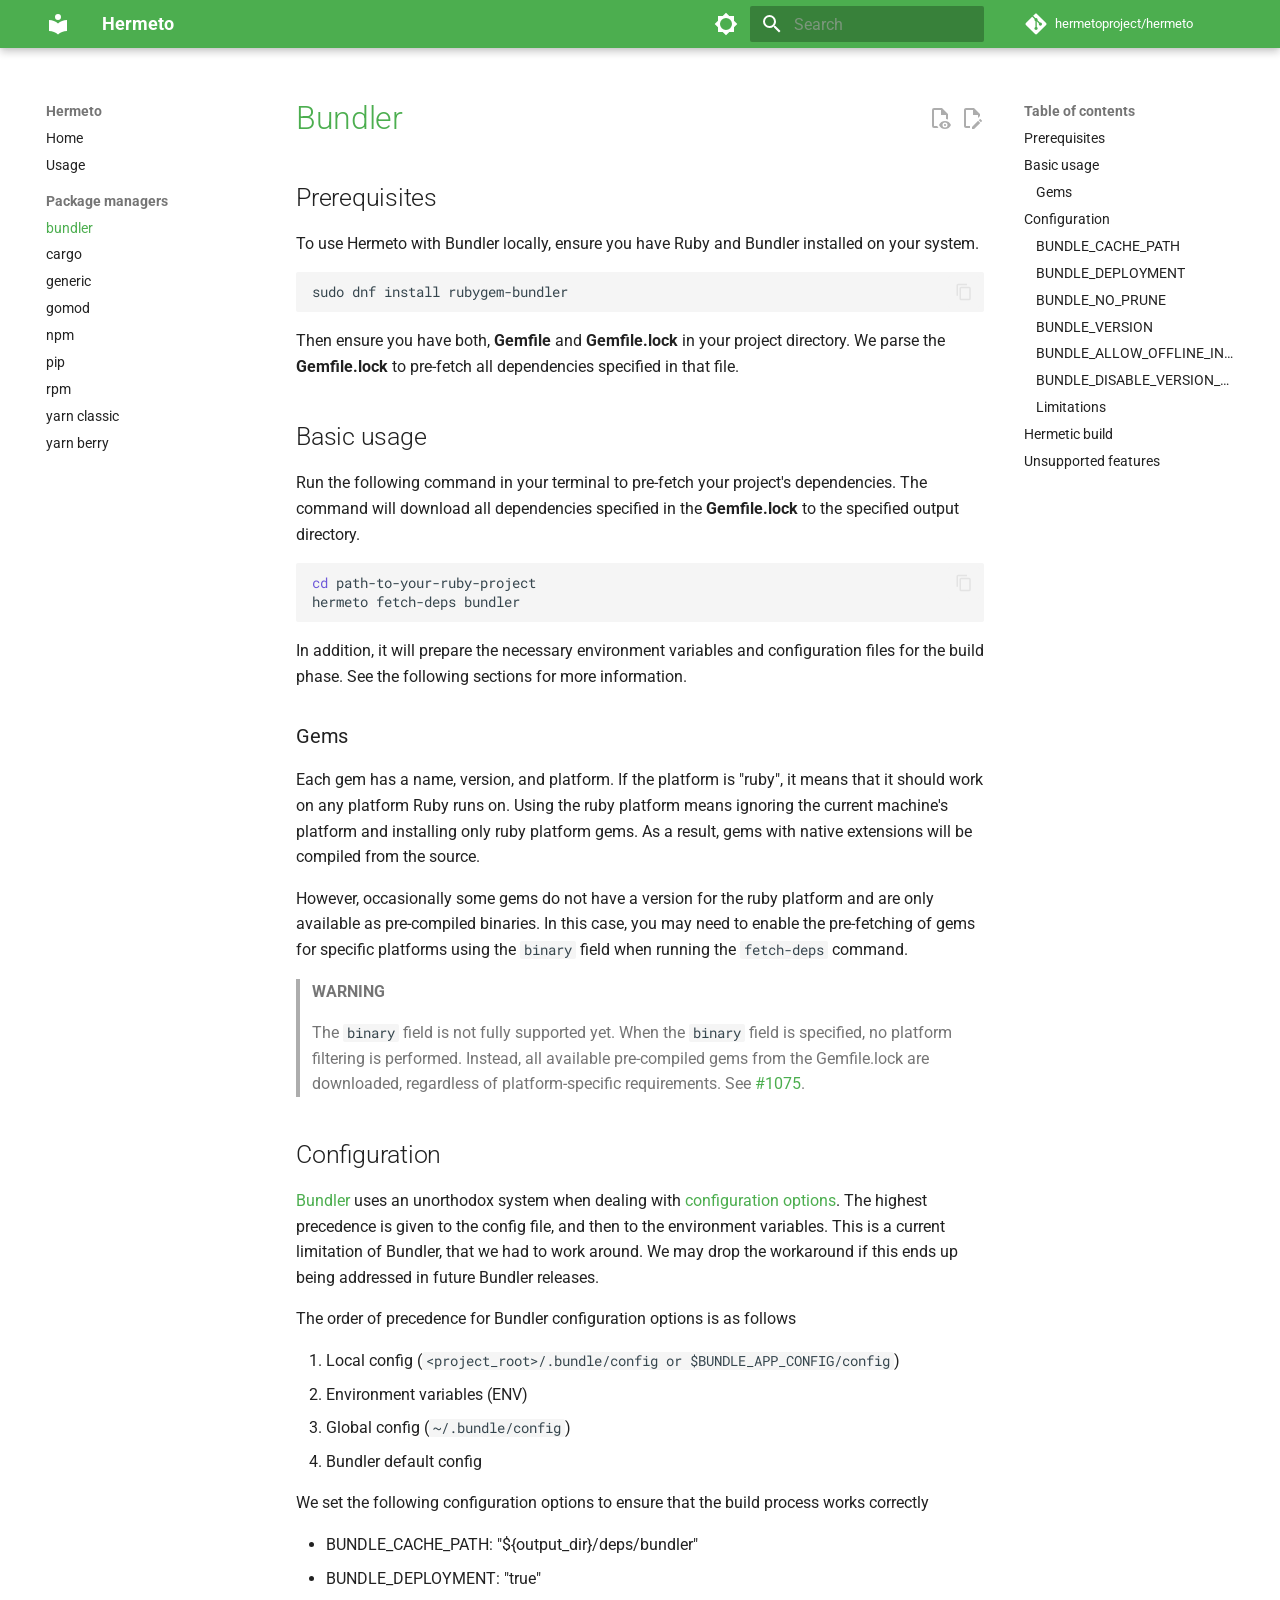
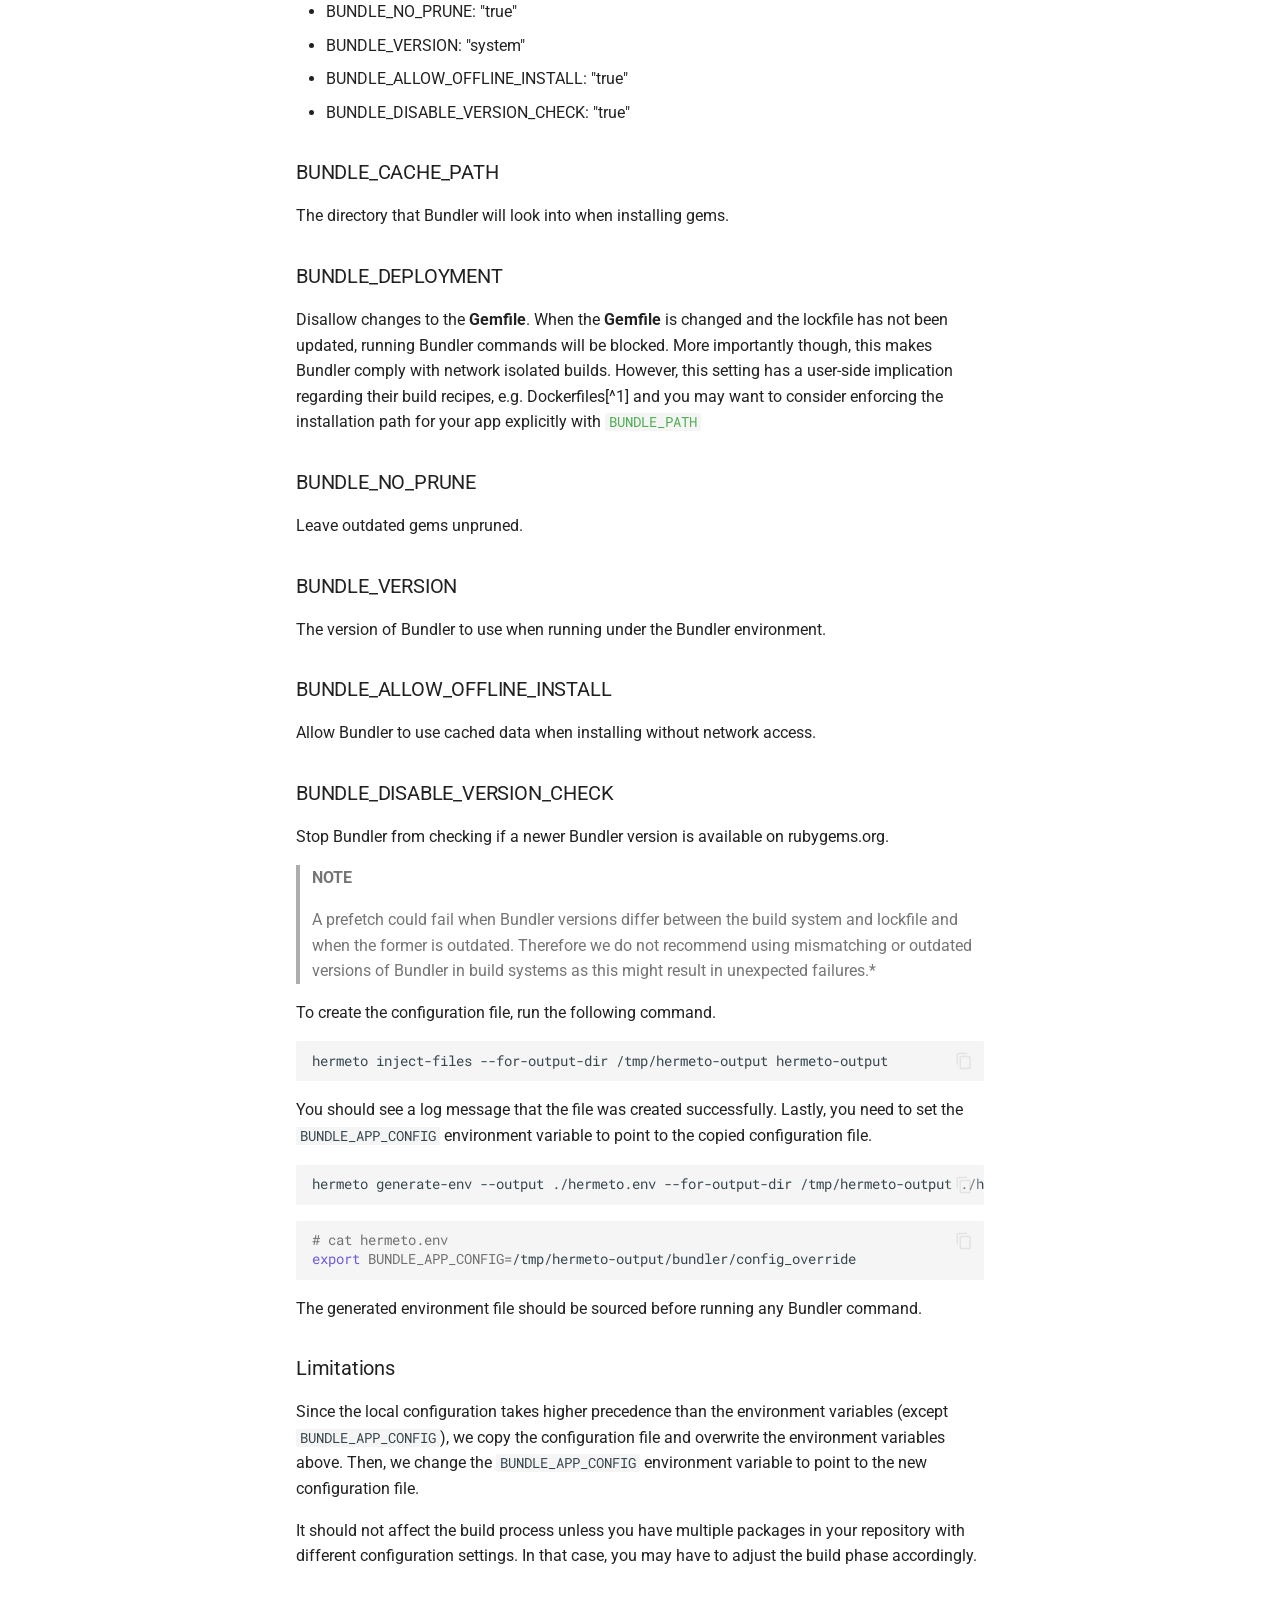
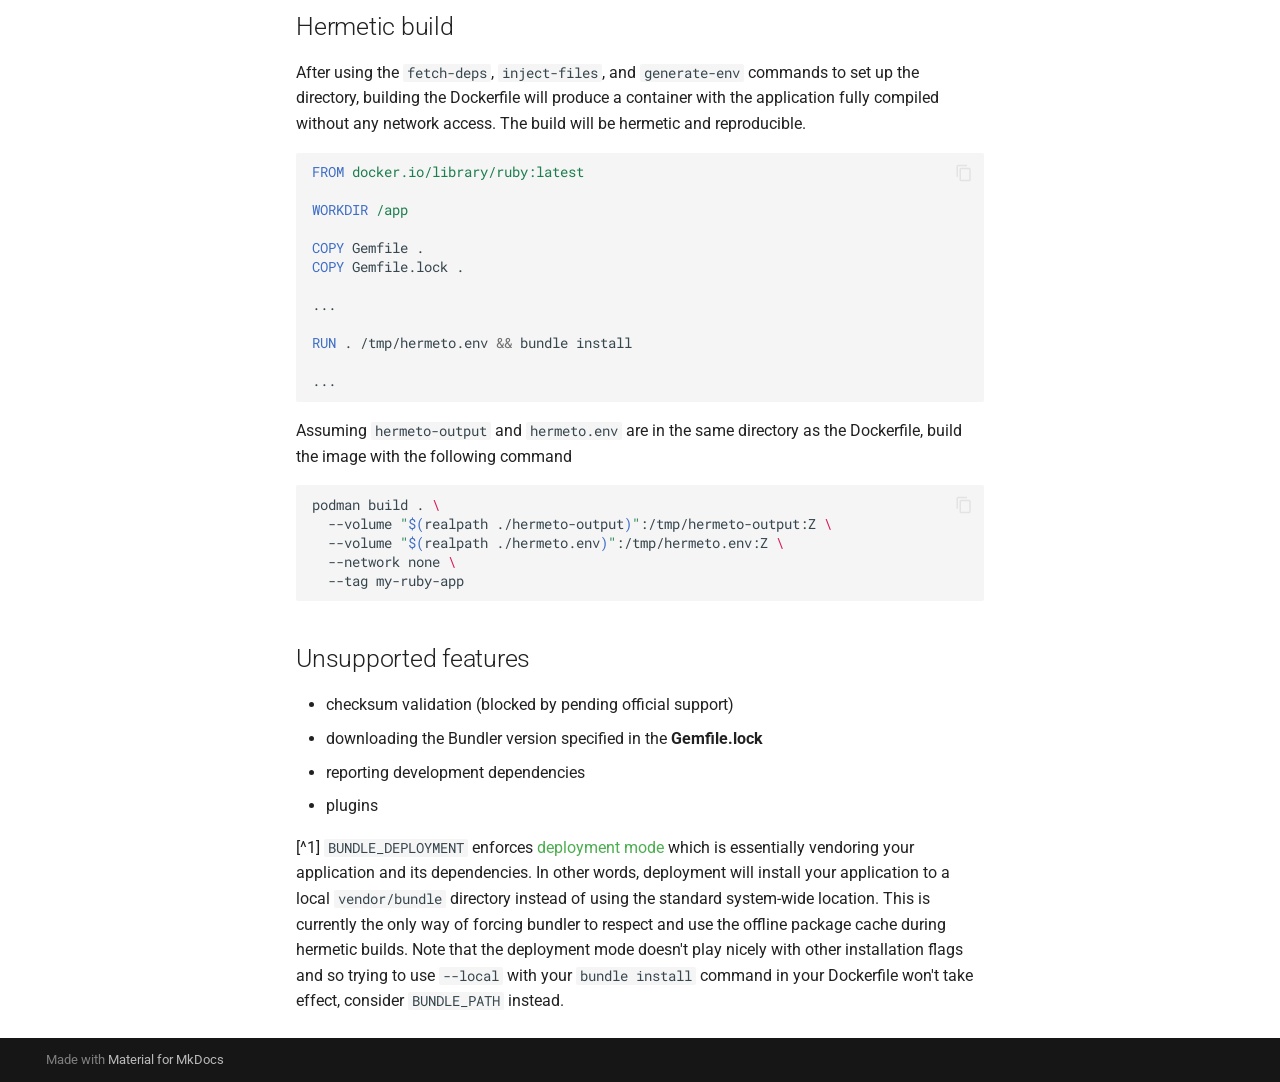
<file: bundler/index.html>
<!doctype html>
<html lang="en" class="no-js">
  <head>
    
      <meta charset="utf-8">
      <meta name="viewport" content="width=device-width,initial-scale=1">
      
      
      
      
        <link rel="prev" href="../usage/">
      
      
        <link rel="next" href="../cargo/">
      
      
        
      
      
      <link rel="icon" href="../assets/images/favicon.png">
      <meta name="generator" content="mkdocs-1.6.1, mkdocs-material-9.7.4">
    
    
      
        <title>bundler - Hermeto</title>
      
    
    
      <link rel="stylesheet" href="../assets/stylesheets/main.484c7ddc.min.css">
      
        
        <link rel="stylesheet" href="../assets/stylesheets/palette.ab4e12ef.min.css">
      
      


    
    
      
    
    
      
        
        
        <link rel="preconnect" href="https://fonts.gstatic.com" crossorigin>
        <link rel="stylesheet" href="https://fonts.googleapis.com/css?family=Roboto:300,300i,400,400i,700,700i%7CRoboto+Mono:400,400i,700,700i&display=fallback">
        <style>:root{--md-text-font:"Roboto";--md-code-font:"Roboto Mono"}</style>
      
    
    
    <script>__md_scope=new URL("..",location),__md_hash=e=>[...e].reduce(((e,_)=>(e<<5)-e+_.charCodeAt(0)),0),__md_get=(e,_=localStorage,t=__md_scope)=>JSON.parse(_.getItem(t.pathname+"."+e)),__md_set=(e,_,t=localStorage,a=__md_scope)=>{try{t.setItem(a.pathname+"."+e,JSON.stringify(_))}catch(e){}}</script>
    
      

    
    
  </head>
  
  
    
    
      
    
    
    
    
    <body dir="ltr" data-md-color-scheme="default" data-md-color-primary="green" data-md-color-accent="green">
  
    
    <input class="md-toggle" data-md-toggle="drawer" type="checkbox" id="__drawer" autocomplete="off">
    <input class="md-toggle" data-md-toggle="search" type="checkbox" id="__search" autocomplete="off">
    <label class="md-overlay" for="__drawer"></label>
    <div data-md-component="skip">
      
        
        <a href="#bundler" class="md-skip">
          Skip to content
        </a>
      
    </div>
    <div data-md-component="announce">
      
    </div>
    
    
      

  

<header class="md-header md-header--shadow" data-md-component="header">
  <nav class="md-header__inner md-grid" aria-label="Header">
    <a href=".." title="Hermeto" class="md-header__button md-logo" aria-label="Hermeto" data-md-component="logo">
      
  
  <svg xmlns="http://www.w3.org/2000/svg" viewBox="0 0 24 24"><path d="M12 8a3 3 0 0 0 3-3 3 3 0 0 0-3-3 3 3 0 0 0-3 3 3 3 0 0 0 3 3m0 3.54C9.64 9.35 6.5 8 3 8v11c3.5 0 6.64 1.35 9 3.54 2.36-2.19 5.5-3.54 9-3.54V8c-3.5 0-6.64 1.35-9 3.54"/></svg>

    </a>
    <label class="md-header__button md-icon" for="__drawer">
      
      <svg xmlns="http://www.w3.org/2000/svg" viewBox="0 0 24 24"><path d="M3 6h18v2H3zm0 5h18v2H3zm0 5h18v2H3z"/></svg>
    </label>
    <div class="md-header__title" data-md-component="header-title">
      <div class="md-header__ellipsis">
        <div class="md-header__topic">
          <span class="md-ellipsis">
            Hermeto
          </span>
        </div>
        <div class="md-header__topic" data-md-component="header-topic">
          <span class="md-ellipsis">
            
              bundler
            
          </span>
        </div>
      </div>
    </div>
    
      
        <form class="md-header__option" data-md-component="palette">
  
    
    
    
    <input class="md-option" data-md-color-media="" data-md-color-scheme="default" data-md-color-primary="green" data-md-color-accent="green"  aria-label="Switch to dark mode"  type="radio" name="__palette" id="__palette_0">
    
      <label class="md-header__button md-icon" title="Switch to dark mode" for="__palette_1" hidden>
        <svg xmlns="http://www.w3.org/2000/svg" viewBox="0 0 24 24"><path d="M12 18a6 6 0 0 1-6-6 6 6 0 0 1 6-6 6 6 0 0 1 6 6 6 6 0 0 1-6 6m8-2.69L23.31 12 20 8.69V4h-4.69L12 .69 8.69 4H4v4.69L.69 12 4 15.31V20h4.69L12 23.31 15.31 20H20z"/></svg>
      </label>
    
  
    
    
    
    <input class="md-option" data-md-color-media="" data-md-color-scheme="slate" data-md-color-primary="green" data-md-color-accent="green"  aria-label="Switch to light mode"  type="radio" name="__palette" id="__palette_1">
    
      <label class="md-header__button md-icon" title="Switch to light mode" for="__palette_0" hidden>
        <svg xmlns="http://www.w3.org/2000/svg" viewBox="0 0 24 24"><path d="M12 18c-.89 0-1.74-.2-2.5-.55C11.56 16.5 13 14.42 13 12s-1.44-4.5-3.5-5.45C10.26 6.2 11.11 6 12 6a6 6 0 0 1 6 6 6 6 0 0 1-6 6m8-9.31V4h-4.69L12 .69 8.69 4H4v4.69L.69 12 4 15.31V20h4.69L12 23.31 15.31 20H20v-4.69L23.31 12z"/></svg>
      </label>
    
  
</form>
      
    
    
      <script>var palette=__md_get("__palette");if(palette&&palette.color){if("(prefers-color-scheme)"===palette.color.media){var media=matchMedia("(prefers-color-scheme: light)"),input=document.querySelector(media.matches?"[data-md-color-media='(prefers-color-scheme: light)']":"[data-md-color-media='(prefers-color-scheme: dark)']");palette.color.media=input.getAttribute("data-md-color-media"),palette.color.scheme=input.getAttribute("data-md-color-scheme"),palette.color.primary=input.getAttribute("data-md-color-primary"),palette.color.accent=input.getAttribute("data-md-color-accent")}for(var[key,value]of Object.entries(palette.color))document.body.setAttribute("data-md-color-"+key,value)}</script>
    
    
    
      
      
        <label class="md-header__button md-icon" for="__search">
          
          <svg xmlns="http://www.w3.org/2000/svg" viewBox="0 0 24 24"><path d="M9.5 3A6.5 6.5 0 0 1 16 9.5c0 1.61-.59 3.09-1.56 4.23l.27.27h.79l5 5-1.5 1.5-5-5v-.79l-.27-.27A6.52 6.52 0 0 1 9.5 16 6.5 6.5 0 0 1 3 9.5 6.5 6.5 0 0 1 9.5 3m0 2C7 5 5 7 5 9.5S7 14 9.5 14 14 12 14 9.5 12 5 9.5 5"/></svg>
        </label>
        <div class="md-search" data-md-component="search" role="dialog">
  <label class="md-search__overlay" for="__search"></label>
  <div class="md-search__inner" role="search">
    <form class="md-search__form" name="search">
      <input type="text" class="md-search__input" name="query" aria-label="Search" placeholder="Search" autocapitalize="off" autocorrect="off" autocomplete="off" spellcheck="false" data-md-component="search-query" required>
      <label class="md-search__icon md-icon" for="__search">
        
        <svg xmlns="http://www.w3.org/2000/svg" viewBox="0 0 24 24"><path d="M9.5 3A6.5 6.5 0 0 1 16 9.5c0 1.61-.59 3.09-1.56 4.23l.27.27h.79l5 5-1.5 1.5-5-5v-.79l-.27-.27A6.52 6.52 0 0 1 9.5 16 6.5 6.5 0 0 1 3 9.5 6.5 6.5 0 0 1 9.5 3m0 2C7 5 5 7 5 9.5S7 14 9.5 14 14 12 14 9.5 12 5 9.5 5"/></svg>
        
        <svg xmlns="http://www.w3.org/2000/svg" viewBox="0 0 24 24"><path d="M20 11v2H8l5.5 5.5-1.42 1.42L4.16 12l7.92-7.92L13.5 5.5 8 11z"/></svg>
      </label>
      <nav class="md-search__options" aria-label="Search">
        
          <a href="javascript:void(0)" class="md-search__icon md-icon" title="Share" aria-label="Share" data-clipboard data-clipboard-text="" data-md-component="search-share" tabindex="-1">
            
            <svg xmlns="http://www.w3.org/2000/svg" viewBox="0 0 24 24"><path d="M18 16.08c-.76 0-1.44.3-1.96.77L8.91 12.7c.05-.23.09-.46.09-.7s-.04-.47-.09-.7l7.05-4.11c.54.5 1.25.81 2.04.81a3 3 0 0 0 3-3 3 3 0 0 0-3-3 3 3 0 0 0-3 3c0 .24.04.47.09.7L8.04 9.81C7.5 9.31 6.79 9 6 9a3 3 0 0 0-3 3 3 3 0 0 0 3 3c.79 0 1.5-.31 2.04-.81l7.12 4.15c-.05.21-.08.43-.08.66 0 1.61 1.31 2.91 2.92 2.91s2.92-1.3 2.92-2.91A2.92 2.92 0 0 0 18 16.08"/></svg>
          </a>
        
        <button type="reset" class="md-search__icon md-icon" title="Clear" aria-label="Clear" tabindex="-1">
          
          <svg xmlns="http://www.w3.org/2000/svg" viewBox="0 0 24 24"><path d="M19 6.41 17.59 5 12 10.59 6.41 5 5 6.41 10.59 12 5 17.59 6.41 19 12 13.41 17.59 19 19 17.59 13.41 12z"/></svg>
        </button>
      </nav>
      
        <div class="md-search__suggest" data-md-component="search-suggest"></div>
      
    </form>
    <div class="md-search__output">
      <div class="md-search__scrollwrap" tabindex="0" data-md-scrollfix>
        <div class="md-search-result" data-md-component="search-result">
          <div class="md-search-result__meta">
            Initializing search
          </div>
          <ol class="md-search-result__list" role="presentation"></ol>
        </div>
      </div>
    </div>
  </div>
</div>
      
    
    
      <div class="md-header__source">
        <a href="https://github.com/hermetoproject/hermeto" title="Go to repository" class="md-source" data-md-component="source">
  <div class="md-source__icon md-icon">
    
    <svg xmlns="http://www.w3.org/2000/svg" viewBox="0 0 448 512"><!--! Font Awesome Free 7.1.0 by @fontawesome - https://fontawesome.com License - https://fontawesome.com/license/free (Icons: CC BY 4.0, Fonts: SIL OFL 1.1, Code: MIT License) Copyright 2025 Fonticons, Inc.--><path d="M439.6 236.1 244 40.5c-5.4-5.5-12.8-8.5-20.4-8.5s-15 3-20.4 8.4L162.5 81l51.5 51.5c27.1-9.1 52.7 16.8 43.4 43.7l49.7 49.7c34.2-11.8 61.2 31 35.5 56.7-26.5 26.5-70.2-2.9-56-37.3L240.3 199v121.9c25.3 12.5 22.3 41.8 9.1 55-6.4 6.4-15.2 10.1-24.3 10.1s-17.8-3.6-24.3-10.1c-17.6-17.6-11.1-46.9 11.2-56v-123c-20.8-8.5-24.6-30.7-18.6-45L142.6 101 8.5 235.1C3 240.6 0 247.9 0 255.5s3 15 8.5 20.4l195.6 195.7c5.4 5.4 12.7 8.4 20.4 8.4s15-3 20.4-8.4l194.7-194.7c5.4-5.4 8.4-12.8 8.4-20.4s-3-15-8.4-20.4"/></svg>
  </div>
  <div class="md-source__repository">
    hermetoproject/hermeto
  </div>
</a>
      </div>
    
  </nav>
  
</header>
    
    <div class="md-container" data-md-component="container">
      
      
        
          
        
      
      <main class="md-main" data-md-component="main">
        <div class="md-main__inner md-grid">
          
            
              
              <div class="md-sidebar md-sidebar--primary" data-md-component="sidebar" data-md-type="navigation" >
                <div class="md-sidebar__scrollwrap">
                  <div class="md-sidebar__inner">
                    



<nav class="md-nav md-nav--primary" aria-label="Navigation" data-md-level="0">
  <label class="md-nav__title" for="__drawer">
    <a href=".." title="Hermeto" class="md-nav__button md-logo" aria-label="Hermeto" data-md-component="logo">
      
  
  <svg xmlns="http://www.w3.org/2000/svg" viewBox="0 0 24 24"><path d="M12 8a3 3 0 0 0 3-3 3 3 0 0 0-3-3 3 3 0 0 0-3 3 3 3 0 0 0 3 3m0 3.54C9.64 9.35 6.5 8 3 8v11c3.5 0 6.64 1.35 9 3.54 2.36-2.19 5.5-3.54 9-3.54V8c-3.5 0-6.64 1.35-9 3.54"/></svg>

    </a>
    Hermeto
  </label>
  
    <div class="md-nav__source">
      <a href="https://github.com/hermetoproject/hermeto" title="Go to repository" class="md-source" data-md-component="source">
  <div class="md-source__icon md-icon">
    
    <svg xmlns="http://www.w3.org/2000/svg" viewBox="0 0 448 512"><!--! Font Awesome Free 7.1.0 by @fontawesome - https://fontawesome.com License - https://fontawesome.com/license/free (Icons: CC BY 4.0, Fonts: SIL OFL 1.1, Code: MIT License) Copyright 2025 Fonticons, Inc.--><path d="M439.6 236.1 244 40.5c-5.4-5.5-12.8-8.5-20.4-8.5s-15 3-20.4 8.4L162.5 81l51.5 51.5c27.1-9.1 52.7 16.8 43.4 43.7l49.7 49.7c34.2-11.8 61.2 31 35.5 56.7-26.5 26.5-70.2-2.9-56-37.3L240.3 199v121.9c25.3 12.5 22.3 41.8 9.1 55-6.4 6.4-15.2 10.1-24.3 10.1s-17.8-3.6-24.3-10.1c-17.6-17.6-11.1-46.9 11.2-56v-123c-20.8-8.5-24.6-30.7-18.6-45L142.6 101 8.5 235.1C3 240.6 0 247.9 0 255.5s3 15 8.5 20.4l195.6 195.7c5.4 5.4 12.7 8.4 20.4 8.4s15-3 20.4-8.4l194.7-194.7c5.4-5.4 8.4-12.8 8.4-20.4s-3-15-8.4-20.4"/></svg>
  </div>
  <div class="md-source__repository">
    hermetoproject/hermeto
  </div>
</a>
    </div>
  
  <ul class="md-nav__list" data-md-scrollfix>
    
      
      
  
  
  
  
    <li class="md-nav__item">
      <a href=".." class="md-nav__link">
        
  
  
  <span class="md-ellipsis">
    
  
    Home
  

    
  </span>
  
  

      </a>
    </li>
  

    
      
      
  
  
  
  
    <li class="md-nav__item">
      <a href="../usage/" class="md-nav__link">
        
  
  
  <span class="md-ellipsis">
    
  
    Usage
  

    
  </span>
  
  

      </a>
    </li>
  

    
      
      
  
  
    
  
  
  
    
    
    
    
      
        
        
      
    
    
    <li class="md-nav__item md-nav__item--active md-nav__item--section md-nav__item--nested">
      
        
        
        <input class="md-nav__toggle md-toggle " type="checkbox" id="__nav_3" checked>
        
          
          <label class="md-nav__link" for="__nav_3" id="__nav_3_label" tabindex="">
            
  
  
  <span class="md-ellipsis">
    
  
    Package managers
  

    
  </span>
  
  

            <span class="md-nav__icon md-icon"></span>
          </label>
        
        <nav class="md-nav" data-md-level="1" aria-labelledby="__nav_3_label" aria-expanded="true">
          <label class="md-nav__title" for="__nav_3">
            <span class="md-nav__icon md-icon"></span>
            
  
    Package managers
  

          </label>
          <ul class="md-nav__list" data-md-scrollfix>
            
              
                
  
  
    
  
  
  
    <li class="md-nav__item md-nav__item--active">
      
      <input class="md-nav__toggle md-toggle" type="checkbox" id="__toc">
      
      
        
      
      
        <label class="md-nav__link md-nav__link--active" for="__toc">
          
  
  
  <span class="md-ellipsis">
    
  
    bundler
  

    
  </span>
  
  

          <span class="md-nav__icon md-icon"></span>
        </label>
      
      <a href="./" class="md-nav__link md-nav__link--active">
        
  
  
  <span class="md-ellipsis">
    
  
    bundler
  

    
  </span>
  
  

      </a>
      
        

<nav class="md-nav md-nav--secondary" aria-label="Table of contents">
  
  
  
    
  
  
    <label class="md-nav__title" for="__toc">
      <span class="md-nav__icon md-icon"></span>
      Table of contents
    </label>
    <ul class="md-nav__list" data-md-component="toc" data-md-scrollfix>
      
        <li class="md-nav__item">
  <a href="#prerequisites" class="md-nav__link">
    <span class="md-ellipsis">
      
        Prerequisites
      
    </span>
  </a>
  
</li>
      
        <li class="md-nav__item">
  <a href="#basic-usage" class="md-nav__link">
    <span class="md-ellipsis">
      
        Basic usage
      
    </span>
  </a>
  
    <nav class="md-nav" aria-label="Basic usage">
      <ul class="md-nav__list">
        
          <li class="md-nav__item">
  <a href="#gems" class="md-nav__link">
    <span class="md-ellipsis">
      
        Gems
      
    </span>
  </a>
  
</li>
        
      </ul>
    </nav>
  
</li>
      
        <li class="md-nav__item">
  <a href="#configuration" class="md-nav__link">
    <span class="md-ellipsis">
      
        Configuration
      
    </span>
  </a>
  
    <nav class="md-nav" aria-label="Configuration">
      <ul class="md-nav__list">
        
          <li class="md-nav__item">
  <a href="#bundle_cache_path" class="md-nav__link">
    <span class="md-ellipsis">
      
        BUNDLE_CACHE_PATH
      
    </span>
  </a>
  
</li>
        
          <li class="md-nav__item">
  <a href="#bundle_deployment" class="md-nav__link">
    <span class="md-ellipsis">
      
        BUNDLE_DEPLOYMENT
      
    </span>
  </a>
  
</li>
        
          <li class="md-nav__item">
  <a href="#bundle_no_prune" class="md-nav__link">
    <span class="md-ellipsis">
      
        BUNDLE_NO_PRUNE
      
    </span>
  </a>
  
</li>
        
          <li class="md-nav__item">
  <a href="#bundle_version" class="md-nav__link">
    <span class="md-ellipsis">
      
        BUNDLE_VERSION
      
    </span>
  </a>
  
</li>
        
          <li class="md-nav__item">
  <a href="#bundle_allow_offline_install" class="md-nav__link">
    <span class="md-ellipsis">
      
        BUNDLE_ALLOW_OFFLINE_INSTALL
      
    </span>
  </a>
  
</li>
        
          <li class="md-nav__item">
  <a href="#bundle_disable_version_check" class="md-nav__link">
    <span class="md-ellipsis">
      
        BUNDLE_DISABLE_VERSION_CHECK
      
    </span>
  </a>
  
</li>
        
          <li class="md-nav__item">
  <a href="#limitations" class="md-nav__link">
    <span class="md-ellipsis">
      
        Limitations
      
    </span>
  </a>
  
</li>
        
      </ul>
    </nav>
  
</li>
      
        <li class="md-nav__item">
  <a href="#hermetic-build" class="md-nav__link">
    <span class="md-ellipsis">
      
        Hermetic build
      
    </span>
  </a>
  
</li>
      
        <li class="md-nav__item">
  <a href="#unsupported-features" class="md-nav__link">
    <span class="md-ellipsis">
      
        Unsupported features
      
    </span>
  </a>
  
</li>
      
    </ul>
  
</nav>
      
    </li>
  

              
            
              
                
  
  
  
  
    <li class="md-nav__item">
      <a href="../cargo/" class="md-nav__link">
        
  
  
  <span class="md-ellipsis">
    
  
    cargo
  

    
  </span>
  
  

      </a>
    </li>
  

              
            
              
                
  
  
  
  
    <li class="md-nav__item">
      <a href="../generic/" class="md-nav__link">
        
  
  
  <span class="md-ellipsis">
    
  
    generic
  

    
  </span>
  
  

      </a>
    </li>
  

              
            
              
                
  
  
  
  
    <li class="md-nav__item">
      <a href="../gomod/" class="md-nav__link">
        
  
  
  <span class="md-ellipsis">
    
  
    gomod
  

    
  </span>
  
  

      </a>
    </li>
  

              
            
              
                
  
  
  
  
    <li class="md-nav__item">
      <a href="../npm/" class="md-nav__link">
        
  
  
  <span class="md-ellipsis">
    
  
    npm
  

    
  </span>
  
  

      </a>
    </li>
  

              
            
              
                
  
  
  
  
    <li class="md-nav__item">
      <a href="../pip/" class="md-nav__link">
        
  
  
  <span class="md-ellipsis">
    
  
    pip
  

    
  </span>
  
  

      </a>
    </li>
  

              
            
              
                
  
  
  
  
    <li class="md-nav__item">
      <a href="../rpm/" class="md-nav__link">
        
  
  
  <span class="md-ellipsis">
    
  
    rpm
  

    
  </span>
  
  

      </a>
    </li>
  

              
            
              
                
  
  
  
  
    <li class="md-nav__item">
      <a href="../yarn_classic/" class="md-nav__link">
        
  
  
  <span class="md-ellipsis">
    
  
    yarn classic
  

    
  </span>
  
  

      </a>
    </li>
  

              
            
              
                
  
  
  
  
    <li class="md-nav__item">
      <a href="../yarn/" class="md-nav__link">
        
  
  
  <span class="md-ellipsis">
    
  
    yarn berry
  

    
  </span>
  
  

      </a>
    </li>
  

              
            
          </ul>
        </nav>
      
    </li>
  

    
  </ul>
</nav>
                  </div>
                </div>
              </div>
            
            
              
              <div class="md-sidebar md-sidebar--secondary" data-md-component="sidebar" data-md-type="toc" >
                <div class="md-sidebar__scrollwrap">
                  <div class="md-sidebar__inner">
                    

<nav class="md-nav md-nav--secondary" aria-label="Table of contents">
  
  
  
    
  
  
    <label class="md-nav__title" for="__toc">
      <span class="md-nav__icon md-icon"></span>
      Table of contents
    </label>
    <ul class="md-nav__list" data-md-component="toc" data-md-scrollfix>
      
        <li class="md-nav__item">
  <a href="#prerequisites" class="md-nav__link">
    <span class="md-ellipsis">
      
        Prerequisites
      
    </span>
  </a>
  
</li>
      
        <li class="md-nav__item">
  <a href="#basic-usage" class="md-nav__link">
    <span class="md-ellipsis">
      
        Basic usage
      
    </span>
  </a>
  
    <nav class="md-nav" aria-label="Basic usage">
      <ul class="md-nav__list">
        
          <li class="md-nav__item">
  <a href="#gems" class="md-nav__link">
    <span class="md-ellipsis">
      
        Gems
      
    </span>
  </a>
  
</li>
        
      </ul>
    </nav>
  
</li>
      
        <li class="md-nav__item">
  <a href="#configuration" class="md-nav__link">
    <span class="md-ellipsis">
      
        Configuration
      
    </span>
  </a>
  
    <nav class="md-nav" aria-label="Configuration">
      <ul class="md-nav__list">
        
          <li class="md-nav__item">
  <a href="#bundle_cache_path" class="md-nav__link">
    <span class="md-ellipsis">
      
        BUNDLE_CACHE_PATH
      
    </span>
  </a>
  
</li>
        
          <li class="md-nav__item">
  <a href="#bundle_deployment" class="md-nav__link">
    <span class="md-ellipsis">
      
        BUNDLE_DEPLOYMENT
      
    </span>
  </a>
  
</li>
        
          <li class="md-nav__item">
  <a href="#bundle_no_prune" class="md-nav__link">
    <span class="md-ellipsis">
      
        BUNDLE_NO_PRUNE
      
    </span>
  </a>
  
</li>
        
          <li class="md-nav__item">
  <a href="#bundle_version" class="md-nav__link">
    <span class="md-ellipsis">
      
        BUNDLE_VERSION
      
    </span>
  </a>
  
</li>
        
          <li class="md-nav__item">
  <a href="#bundle_allow_offline_install" class="md-nav__link">
    <span class="md-ellipsis">
      
        BUNDLE_ALLOW_OFFLINE_INSTALL
      
    </span>
  </a>
  
</li>
        
          <li class="md-nav__item">
  <a href="#bundle_disable_version_check" class="md-nav__link">
    <span class="md-ellipsis">
      
        BUNDLE_DISABLE_VERSION_CHECK
      
    </span>
  </a>
  
</li>
        
          <li class="md-nav__item">
  <a href="#limitations" class="md-nav__link">
    <span class="md-ellipsis">
      
        Limitations
      
    </span>
  </a>
  
</li>
        
      </ul>
    </nav>
  
</li>
      
        <li class="md-nav__item">
  <a href="#hermetic-build" class="md-nav__link">
    <span class="md-ellipsis">
      
        Hermetic build
      
    </span>
  </a>
  
</li>
      
        <li class="md-nav__item">
  <a href="#unsupported-features" class="md-nav__link">
    <span class="md-ellipsis">
      
        Unsupported features
      
    </span>
  </a>
  
</li>
      
    </ul>
  
</nav>
                  </div>
                </div>
              </div>
            
          
          
            <div class="md-content" data-md-component="content">
              
              <article class="md-content__inner md-typeset">
                
                  


  
    <a href="https://github.com/hermetoproject/hermeto/edit/main/docs/bundler.md" title="Edit this page" class="md-content__button md-icon" rel="edit">
      
      <svg xmlns="http://www.w3.org/2000/svg" viewBox="0 0 24 24"><path d="M10 20H6V4h7v5h5v3.1l2-2V8l-6-6H6c-1.1 0-2 .9-2 2v16c0 1.1.9 2 2 2h4zm10.2-7c.1 0 .3.1.4.2l1.3 1.3c.2.2.2.6 0 .8l-1 1-2.1-2.1 1-1c.1-.1.2-.2.4-.2m0 3.9L14.1 23H12v-2.1l6.1-6.1z"/></svg>
    </a>
  
  
    
      
    
    <a href="https://github.com/hermetoproject/hermeto/raw/main/docs/bundler.md" title="View source of this page" class="md-content__button md-icon">
      
      <svg xmlns="http://www.w3.org/2000/svg" viewBox="0 0 24 24"><path d="M17 18c.56 0 1 .44 1 1s-.44 1-1 1-1-.44-1-1 .44-1 1-1m0-3c-2.73 0-5.06 1.66-6 4 .94 2.34 3.27 4 6 4s5.06-1.66 6-4c-.94-2.34-3.27-4-6-4m0 6.5a2.5 2.5 0 0 1-2.5-2.5 2.5 2.5 0 0 1 2.5-2.5 2.5 2.5 0 0 1 2.5 2.5 2.5 2.5 0 0 1-2.5 2.5M9.27 20H6V4h7v5h5v4.07c.7.08 1.36.25 2 .49V8l-6-6H6a2 2 0 0 0-2 2v16a2 2 0 0 0 2 2h4.5a8.2 8.2 0 0 1-1.23-2"/></svg>
    </a>
  


<h1 id="bundler"><a href="https://bundler.io">Bundler</a><a class="headerlink" href="#bundler" title="Permanent link">&para;</a></h1>
<h2 id="prerequisites">Prerequisites<a class="headerlink" href="#prerequisites" title="Permanent link">&para;</a></h2>
<p>To use Hermeto with Bundler locally, ensure you have Ruby and Bundler installed
on your system.</p>
<div class="highlight"><pre><span></span><code>sudo<span class="w"> </span>dnf<span class="w"> </span>install<span class="w"> </span>rubygem-bundler
</code></pre></div>
<p>Then ensure you have both, <strong>Gemfile</strong> and <strong>Gemfile.lock</strong> in your project
directory. We parse the <strong>Gemfile.lock</strong> to pre-fetch all dependencies
specified in that file.</p>
<h2 id="basic-usage">Basic usage<a class="headerlink" href="#basic-usage" title="Permanent link">&para;</a></h2>
<p>Run the following command in your terminal to pre-fetch your project's
dependencies. The command will download all dependencies specified in the
<strong>Gemfile.lock</strong> to the specified output directory.</p>
<div class="highlight"><pre><span></span><code><span class="nb">cd</span><span class="w"> </span>path-to-your-ruby-project
hermeto<span class="w"> </span>fetch-deps<span class="w"> </span>bundler
</code></pre></div>
<p>In addition, it will prepare the necessary environment variables and
configuration files for the build phase. See the following sections for more
information.</p>
<h3 id="gems">Gems<a class="headerlink" href="#gems" title="Permanent link">&para;</a></h3>
<p>Each gem has a name, version, and platform. If the platform is "ruby", it means
that it should work on any platform Ruby runs on. Using the ruby platform means
ignoring the current machine's platform and installing only ruby platform gems.
As a result, gems with native extensions will be compiled from the source.</p>
<p>However, occasionally some gems do not have a version for the ruby platform and
are only available as pre-compiled binaries. In this case, you may need to
enable the pre-fetching of gems for specific platforms using the <code>binary</code> field
when running the <code>fetch-deps</code> command.</p>
<blockquote>
<p><strong>WARNING</strong></p>
<p>The <code>binary</code> field is not fully supported yet. When the <code>binary</code> field is specified,
no platform filtering is performed. Instead, all available pre-compiled gems
from the Gemfile.lock are downloaded, regardless of platform-specific
requirements. See <a href="https://github.com/hermetoproject/hermeto/issues/1075">#1075</a>.</p>
</blockquote>
<h2 id="configuration">Configuration<a class="headerlink" href="#configuration" title="Permanent link">&para;</a></h2>
<p><a href="https://bundler.io">Bundler</a> uses an unorthodox system when dealing with
<a href="https://bundler.io/v2.5/man/bundle-config.1.html#DESCRIPTION">configuration options</a>. The highest precedence is given to the config file,
and then to the environment variables. This is a current limitation of Bundler,
that we had to work around. We may drop the workaround if this ends up being
addressed in future Bundler releases.</p>
<p>The order of precedence for Bundler configuration options is as follows</p>
<ol>
<li>Local config (<code>&lt;project_root&gt;/.bundle/config or $BUNDLE_APP_CONFIG/config</code>)</li>
<li>Environment variables (ENV)</li>
<li>Global config (<code>~/.bundle/config</code>)</li>
<li>Bundler default config</li>
</ol>
<p>We set the following configuration options to ensure that the build process
works correctly</p>
<ul>
<li>BUNDLE_CACHE_PATH: "${output_dir}/deps/bundler"</li>
<li>BUNDLE_DEPLOYMENT: "true"</li>
<li>BUNDLE_NO_PRUNE: "true"</li>
<li>BUNDLE_VERSION: "system"</li>
<li>BUNDLE_ALLOW_OFFLINE_INSTALL: "true"</li>
<li>BUNDLE_DISABLE_VERSION_CHECK: "true"</li>
</ul>
<h3 id="bundle_cache_path">BUNDLE_CACHE_PATH<a class="headerlink" href="#bundle_cache_path" title="Permanent link">&para;</a></h3>
<p>The directory that Bundler will look into when installing gems.</p>
<h3 id="bundle_deployment">BUNDLE_DEPLOYMENT<a class="headerlink" href="#bundle_deployment" title="Permanent link">&para;</a></h3>
<p>Disallow changes to the <strong>Gemfile</strong>. When the <strong>Gemfile</strong> is changed and the
lockfile has not been updated, running Bundler commands will be blocked. More
importantly though, this makes Bundler comply with network isolated builds.
However, this setting has a user-side implication regarding their build recipes,
e.g. Dockerfiles[^1] and you may want to consider enforcing the installation
path for your app explicitly with
<a href="https://bundler.io/v2.5/man/bundle-config.1.html#LIST-OF-AVAILABLE-KEYS"><code>BUNDLE_PATH</code></a></p>
<h3 id="bundle_no_prune">BUNDLE_NO_PRUNE<a class="headerlink" href="#bundle_no_prune" title="Permanent link">&para;</a></h3>
<p>Leave outdated gems unpruned.</p>
<h3 id="bundle_version">BUNDLE_VERSION<a class="headerlink" href="#bundle_version" title="Permanent link">&para;</a></h3>
<p>The version of Bundler to use when running under the Bundler environment.</p>
<h3 id="bundle_allow_offline_install">BUNDLE_ALLOW_OFFLINE_INSTALL<a class="headerlink" href="#bundle_allow_offline_install" title="Permanent link">&para;</a></h3>
<p>Allow Bundler to use cached data when installing without network access.</p>
<h3 id="bundle_disable_version_check">BUNDLE_DISABLE_VERSION_CHECK<a class="headerlink" href="#bundle_disable_version_check" title="Permanent link">&para;</a></h3>
<p>Stop Bundler from checking if a newer Bundler version is available on rubygems.org.</p>
<blockquote>
<p><strong>NOTE</strong></p>
<p>A prefetch could fail when Bundler versions differ between the build system
and lockfile and when the former is outdated. Therefore we do not recommend
using mismatching or outdated versions of Bundler in build systems as this
might result in unexpected failures.*</p>
</blockquote>
<p>To create the configuration file, run the following command.</p>
<div class="highlight"><pre><span></span><code>hermeto<span class="w"> </span>inject-files<span class="w"> </span>--for-output-dir<span class="w"> </span>/tmp/hermeto-output<span class="w"> </span>hermeto-output
</code></pre></div>
<p>You should see a log message that the file was created successfully.
Lastly, you need to set the <code>BUNDLE_APP_CONFIG</code> environment variable to point
to the copied configuration file.</p>
<div class="highlight"><pre><span></span><code>hermeto<span class="w"> </span>generate-env<span class="w"> </span>--output<span class="w"> </span>./hermeto.env<span class="w"> </span>--for-output-dir<span class="w"> </span>/tmp/hermeto-output<span class="w"> </span>./hermeto-output
</code></pre></div>
<div class="highlight"><pre><span></span><code><span class="c1"># cat hermeto.env</span>
<span class="nb">export</span><span class="w"> </span><span class="nv">BUNDLE_APP_CONFIG</span><span class="o">=</span>/tmp/hermeto-output/bundler/config_override
</code></pre></div>
<p>The generated environment file should be sourced before running any Bundler command.</p>
<h3 id="limitations">Limitations<a class="headerlink" href="#limitations" title="Permanent link">&para;</a></h3>
<p>Since the local configuration takes higher precedence than the environment
variables (except <code>BUNDLE_APP_CONFIG</code>), we copy the configuration file and
overwrite the environment variables above. Then, we change the
<code>BUNDLE_APP_CONFIG</code> environment variable to point to the new configuration file.</p>
<p>It should not affect the build process unless you have multiple packages in
your repository with different configuration settings. In that case, you may
have to adjust the build phase accordingly.</p>
<h2 id="hermetic-build">Hermetic build<a class="headerlink" href="#hermetic-build" title="Permanent link">&para;</a></h2>
<p>After using the <code>fetch-deps</code>, <code>inject-files</code>, and <code>generate-env</code> commands
to set up the directory, building the Dockerfile will produce a container with
the application fully compiled without any network access. The build will be
hermetic and reproducible.</p>
<div class="highlight"><pre><span></span><code><span class="k">FROM</span><span class="w"> </span><span class="s">docker.io/library/ruby:latest</span>

<span class="k">WORKDIR</span><span class="w"> </span><span class="s">/app</span>

<span class="k">COPY</span><span class="w"> </span>Gemfile<span class="w"> </span>.
<span class="k">COPY</span><span class="w"> </span>Gemfile.lock<span class="w"> </span>.

...

<span class="k">RUN</span><span class="w"> </span>.<span class="w"> </span>/tmp/hermeto.env<span class="w"> </span><span class="o">&amp;&amp;</span><span class="w"> </span>bundle<span class="w"> </span>install

...
</code></pre></div>
<p>Assuming <code>hermeto-output</code> and <code>hermeto.env</code> are in the same directory as the
Dockerfile, build the image with the following command</p>
<div class="highlight"><pre><span></span><code>podman<span class="w"> </span>build<span class="w"> </span>.<span class="w"> </span><span class="se">\</span>
<span class="w">  </span>--volume<span class="w"> </span><span class="s2">&quot;</span><span class="k">$(</span>realpath<span class="w"> </span>./hermeto-output<span class="k">)</span><span class="s2">&quot;</span>:/tmp/hermeto-output:Z<span class="w"> </span><span class="se">\</span>
<span class="w">  </span>--volume<span class="w"> </span><span class="s2">&quot;</span><span class="k">$(</span>realpath<span class="w"> </span>./hermeto.env<span class="k">)</span><span class="s2">&quot;</span>:/tmp/hermeto.env:Z<span class="w"> </span><span class="se">\</span>
<span class="w">  </span>--network<span class="w"> </span>none<span class="w"> </span><span class="se">\</span>
<span class="w">  </span>--tag<span class="w"> </span>my-ruby-app
</code></pre></div>
<h2 id="unsupported-features">Unsupported features<a class="headerlink" href="#unsupported-features" title="Permanent link">&para;</a></h2>
<ul>
<li>checksum validation (blocked by pending official support)</li>
<li>downloading the Bundler version specified in the <strong>Gemfile.lock</strong></li>
<li>reporting development dependencies</li>
<li>plugins</li>
</ul>
<p>[^1] <code>BUNDLE_DEPLOYMENT</code> enforces <a href="https://www.bundler.cn/man/bundle-install.1.html#DEPLOYMENT-MODE">deployment mode</a> which is essentially
vendoring your application and its dependencies. In other words, deployment will
install your application to a local <code>vendor/bundle</code> directory instead of using
the standard system-wide location. This is currently the only way of forcing
bundler to respect and use the offline package cache during hermetic builds.
Note that the deployment mode doesn't play nicely with other installation flags
and so trying to use <code>--local</code> with your <code>bundle install</code> command in your
Dockerfile won't take effect, consider <code>BUNDLE_PATH</code> instead.</p>












                
              </article>
            </div>
          
          
<script>var target=document.getElementById(location.hash.slice(1));target&&target.name&&(target.checked=target.name.startsWith("__tabbed_"))</script>
        </div>
        
      </main>
      
        <footer class="md-footer">
  
  <div class="md-footer-meta md-typeset">
    <div class="md-footer-meta__inner md-grid">
      <div class="md-copyright">
  
  
    Made with
    <a href="https://squidfunk.github.io/mkdocs-material/" target="_blank" rel="noopener">
      Material for MkDocs
    </a>
  
</div>
      
    </div>
  </div>
</footer>
      
    </div>
    <div class="md-dialog" data-md-component="dialog">
      <div class="md-dialog__inner md-typeset"></div>
    </div>
    
    
    
      
      
      <script id="__config" type="application/json">{"annotate": null, "base": "..", "features": ["content.action.edit", "content.action.view", "content.code.copy", "content.tooltips", "navigation.sections", "search.share", "search.suggest"], "search": "../assets/javascripts/workers/search.2c215733.min.js", "tags": null, "translations": {"clipboard.copied": "Copied to clipboard", "clipboard.copy": "Copy to clipboard", "search.result.more.one": "1 more on this page", "search.result.more.other": "# more on this page", "search.result.none": "No matching documents", "search.result.one": "1 matching document", "search.result.other": "# matching documents", "search.result.placeholder": "Type to start searching", "search.result.term.missing": "Missing", "select.version": "Select version"}, "version": null}</script>
    
    
      <script src="../assets/javascripts/bundle.79ae519e.min.js"></script>
      
    
  </body>
</html>
</file>
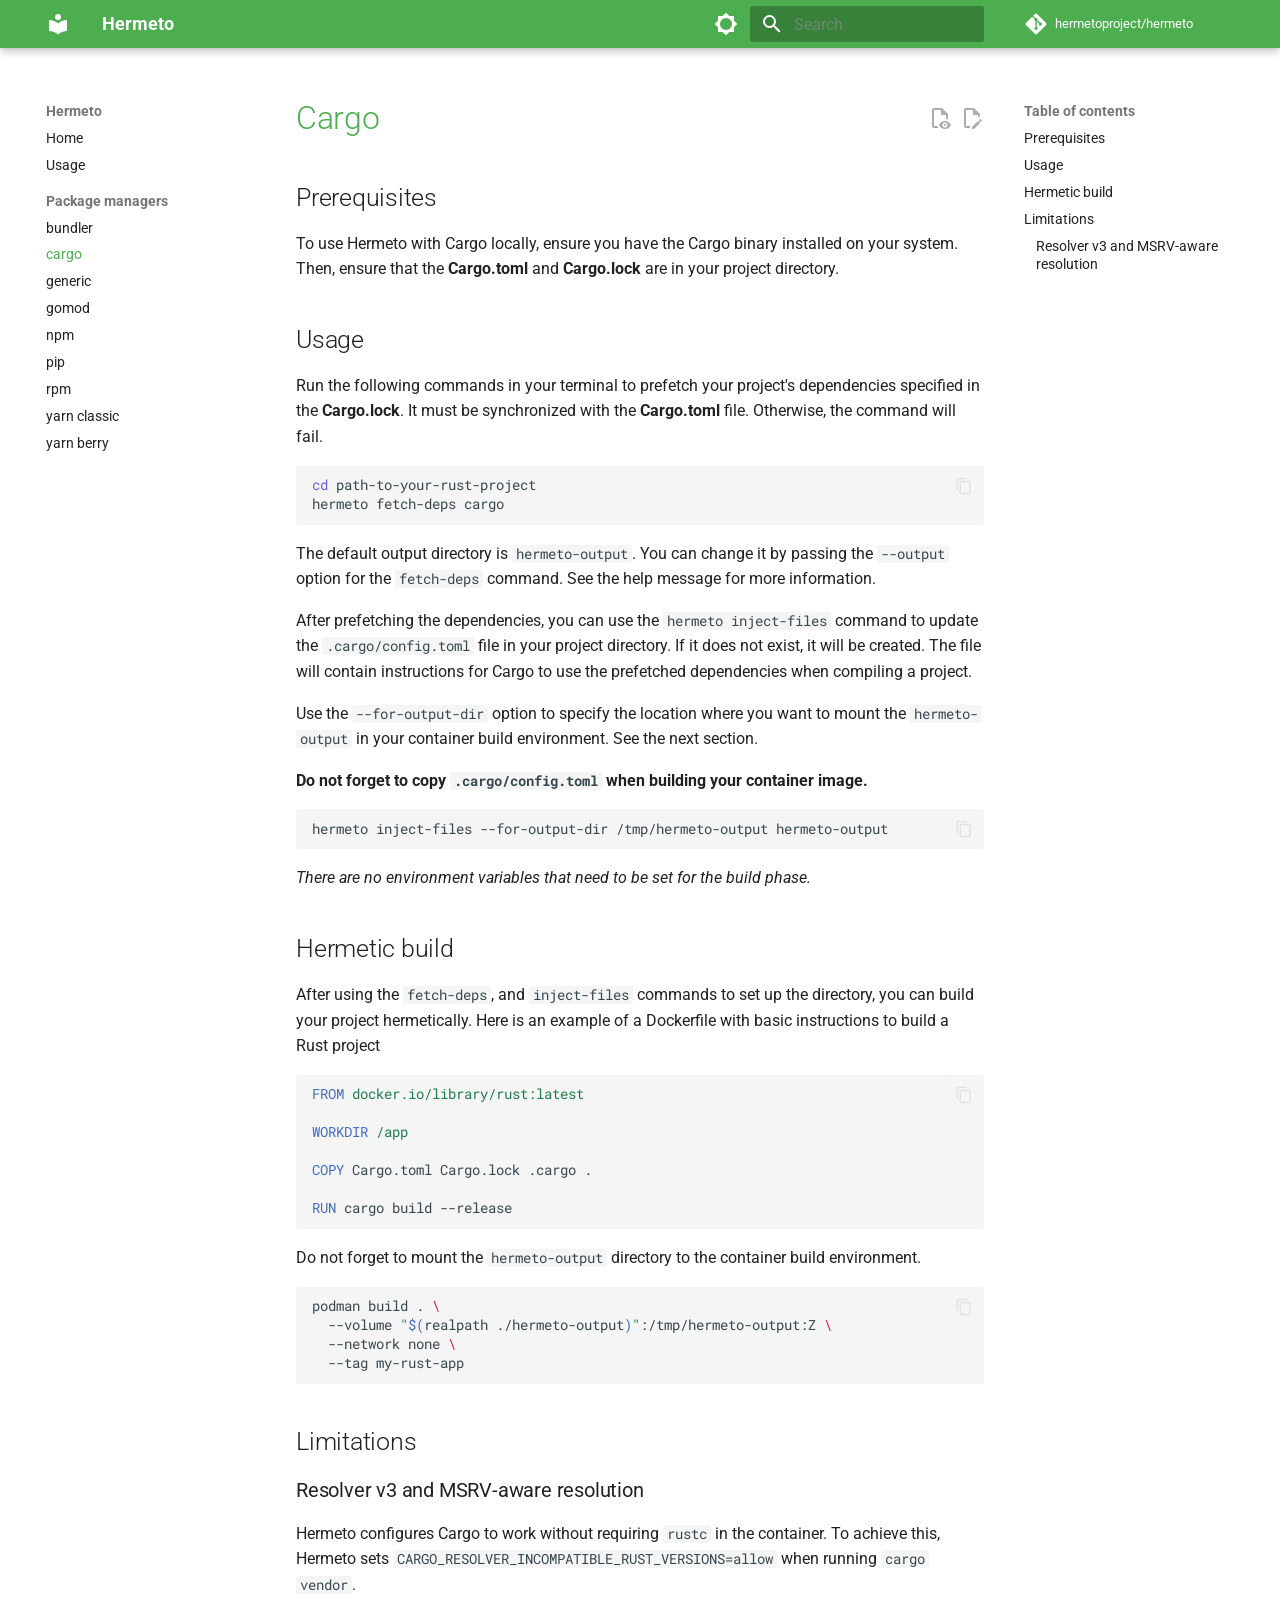
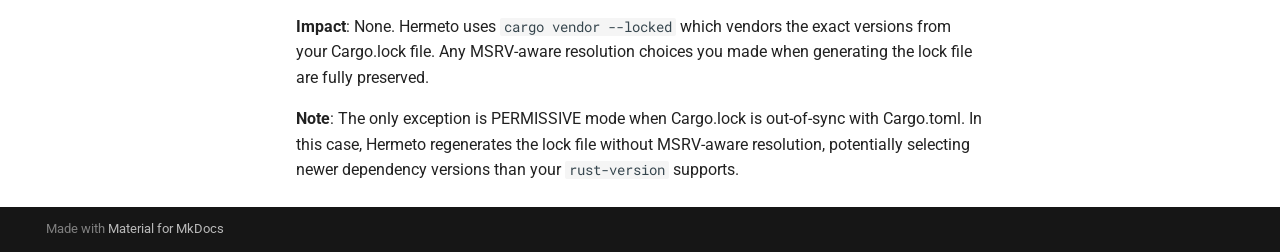
<file: cargo/index.html>
<!doctype html>
<html lang="en" class="no-js">
  <head>
    
      <meta charset="utf-8">
      <meta name="viewport" content="width=device-width,initial-scale=1">
      
      
      
      
        <link rel="prev" href="../bundler/">
      
      
        <link rel="next" href="../generic/">
      
      
        
      
      
      <link rel="icon" href="../assets/images/favicon.png">
      <meta name="generator" content="mkdocs-1.6.1, mkdocs-material-9.7.4">
    
    
      
        <title>cargo - Hermeto</title>
      
    
    
      <link rel="stylesheet" href="../assets/stylesheets/main.484c7ddc.min.css">
      
        
        <link rel="stylesheet" href="../assets/stylesheets/palette.ab4e12ef.min.css">
      
      


    
    
      
    
    
      
        
        
        <link rel="preconnect" href="https://fonts.gstatic.com" crossorigin>
        <link rel="stylesheet" href="https://fonts.googleapis.com/css?family=Roboto:300,300i,400,400i,700,700i%7CRoboto+Mono:400,400i,700,700i&display=fallback">
        <style>:root{--md-text-font:"Roboto";--md-code-font:"Roboto Mono"}</style>
      
    
    
    <script>__md_scope=new URL("..",location),__md_hash=e=>[...e].reduce(((e,_)=>(e<<5)-e+_.charCodeAt(0)),0),__md_get=(e,_=localStorage,t=__md_scope)=>JSON.parse(_.getItem(t.pathname+"."+e)),__md_set=(e,_,t=localStorage,a=__md_scope)=>{try{t.setItem(a.pathname+"."+e,JSON.stringify(_))}catch(e){}}</script>
    
      

    
    
  </head>
  
  
    
    
      
    
    
    
    
    <body dir="ltr" data-md-color-scheme="default" data-md-color-primary="green" data-md-color-accent="green">
  
    
    <input class="md-toggle" data-md-toggle="drawer" type="checkbox" id="__drawer" autocomplete="off">
    <input class="md-toggle" data-md-toggle="search" type="checkbox" id="__search" autocomplete="off">
    <label class="md-overlay" for="__drawer"></label>
    <div data-md-component="skip">
      
        
        <a href="#cargo" class="md-skip">
          Skip to content
        </a>
      
    </div>
    <div data-md-component="announce">
      
    </div>
    
    
      

  

<header class="md-header md-header--shadow" data-md-component="header">
  <nav class="md-header__inner md-grid" aria-label="Header">
    <a href=".." title="Hermeto" class="md-header__button md-logo" aria-label="Hermeto" data-md-component="logo">
      
  
  <svg xmlns="http://www.w3.org/2000/svg" viewBox="0 0 24 24"><path d="M12 8a3 3 0 0 0 3-3 3 3 0 0 0-3-3 3 3 0 0 0-3 3 3 3 0 0 0 3 3m0 3.54C9.64 9.35 6.5 8 3 8v11c3.5 0 6.64 1.35 9 3.54 2.36-2.19 5.5-3.54 9-3.54V8c-3.5 0-6.64 1.35-9 3.54"/></svg>

    </a>
    <label class="md-header__button md-icon" for="__drawer">
      
      <svg xmlns="http://www.w3.org/2000/svg" viewBox="0 0 24 24"><path d="M3 6h18v2H3zm0 5h18v2H3zm0 5h18v2H3z"/></svg>
    </label>
    <div class="md-header__title" data-md-component="header-title">
      <div class="md-header__ellipsis">
        <div class="md-header__topic">
          <span class="md-ellipsis">
            Hermeto
          </span>
        </div>
        <div class="md-header__topic" data-md-component="header-topic">
          <span class="md-ellipsis">
            
              cargo
            
          </span>
        </div>
      </div>
    </div>
    
      
        <form class="md-header__option" data-md-component="palette">
  
    
    
    
    <input class="md-option" data-md-color-media="" data-md-color-scheme="default" data-md-color-primary="green" data-md-color-accent="green"  aria-label="Switch to dark mode"  type="radio" name="__palette" id="__palette_0">
    
      <label class="md-header__button md-icon" title="Switch to dark mode" for="__palette_1" hidden>
        <svg xmlns="http://www.w3.org/2000/svg" viewBox="0 0 24 24"><path d="M12 18a6 6 0 0 1-6-6 6 6 0 0 1 6-6 6 6 0 0 1 6 6 6 6 0 0 1-6 6m8-2.69L23.31 12 20 8.69V4h-4.69L12 .69 8.69 4H4v4.69L.69 12 4 15.31V20h4.69L12 23.31 15.31 20H20z"/></svg>
      </label>
    
  
    
    
    
    <input class="md-option" data-md-color-media="" data-md-color-scheme="slate" data-md-color-primary="green" data-md-color-accent="green"  aria-label="Switch to light mode"  type="radio" name="__palette" id="__palette_1">
    
      <label class="md-header__button md-icon" title="Switch to light mode" for="__palette_0" hidden>
        <svg xmlns="http://www.w3.org/2000/svg" viewBox="0 0 24 24"><path d="M12 18c-.89 0-1.74-.2-2.5-.55C11.56 16.5 13 14.42 13 12s-1.44-4.5-3.5-5.45C10.26 6.2 11.11 6 12 6a6 6 0 0 1 6 6 6 6 0 0 1-6 6m8-9.31V4h-4.69L12 .69 8.69 4H4v4.69L.69 12 4 15.31V20h4.69L12 23.31 15.31 20H20v-4.69L23.31 12z"/></svg>
      </label>
    
  
</form>
      
    
    
      <script>var palette=__md_get("__palette");if(palette&&palette.color){if("(prefers-color-scheme)"===palette.color.media){var media=matchMedia("(prefers-color-scheme: light)"),input=document.querySelector(media.matches?"[data-md-color-media='(prefers-color-scheme: light)']":"[data-md-color-media='(prefers-color-scheme: dark)']");palette.color.media=input.getAttribute("data-md-color-media"),palette.color.scheme=input.getAttribute("data-md-color-scheme"),palette.color.primary=input.getAttribute("data-md-color-primary"),palette.color.accent=input.getAttribute("data-md-color-accent")}for(var[key,value]of Object.entries(palette.color))document.body.setAttribute("data-md-color-"+key,value)}</script>
    
    
    
      
      
        <label class="md-header__button md-icon" for="__search">
          
          <svg xmlns="http://www.w3.org/2000/svg" viewBox="0 0 24 24"><path d="M9.5 3A6.5 6.5 0 0 1 16 9.5c0 1.61-.59 3.09-1.56 4.23l.27.27h.79l5 5-1.5 1.5-5-5v-.79l-.27-.27A6.52 6.52 0 0 1 9.5 16 6.5 6.5 0 0 1 3 9.5 6.5 6.5 0 0 1 9.5 3m0 2C7 5 5 7 5 9.5S7 14 9.5 14 14 12 14 9.5 12 5 9.5 5"/></svg>
        </label>
        <div class="md-search" data-md-component="search" role="dialog">
  <label class="md-search__overlay" for="__search"></label>
  <div class="md-search__inner" role="search">
    <form class="md-search__form" name="search">
      <input type="text" class="md-search__input" name="query" aria-label="Search" placeholder="Search" autocapitalize="off" autocorrect="off" autocomplete="off" spellcheck="false" data-md-component="search-query" required>
      <label class="md-search__icon md-icon" for="__search">
        
        <svg xmlns="http://www.w3.org/2000/svg" viewBox="0 0 24 24"><path d="M9.5 3A6.5 6.5 0 0 1 16 9.5c0 1.61-.59 3.09-1.56 4.23l.27.27h.79l5 5-1.5 1.5-5-5v-.79l-.27-.27A6.52 6.52 0 0 1 9.5 16 6.5 6.5 0 0 1 3 9.5 6.5 6.5 0 0 1 9.5 3m0 2C7 5 5 7 5 9.5S7 14 9.5 14 14 12 14 9.5 12 5 9.5 5"/></svg>
        
        <svg xmlns="http://www.w3.org/2000/svg" viewBox="0 0 24 24"><path d="M20 11v2H8l5.5 5.5-1.42 1.42L4.16 12l7.92-7.92L13.5 5.5 8 11z"/></svg>
      </label>
      <nav class="md-search__options" aria-label="Search">
        
          <a href="javascript:void(0)" class="md-search__icon md-icon" title="Share" aria-label="Share" data-clipboard data-clipboard-text="" data-md-component="search-share" tabindex="-1">
            
            <svg xmlns="http://www.w3.org/2000/svg" viewBox="0 0 24 24"><path d="M18 16.08c-.76 0-1.44.3-1.96.77L8.91 12.7c.05-.23.09-.46.09-.7s-.04-.47-.09-.7l7.05-4.11c.54.5 1.25.81 2.04.81a3 3 0 0 0 3-3 3 3 0 0 0-3-3 3 3 0 0 0-3 3c0 .24.04.47.09.7L8.04 9.81C7.5 9.31 6.79 9 6 9a3 3 0 0 0-3 3 3 3 0 0 0 3 3c.79 0 1.5-.31 2.04-.81l7.12 4.15c-.05.21-.08.43-.08.66 0 1.61 1.31 2.91 2.92 2.91s2.92-1.3 2.92-2.91A2.92 2.92 0 0 0 18 16.08"/></svg>
          </a>
        
        <button type="reset" class="md-search__icon md-icon" title="Clear" aria-label="Clear" tabindex="-1">
          
          <svg xmlns="http://www.w3.org/2000/svg" viewBox="0 0 24 24"><path d="M19 6.41 17.59 5 12 10.59 6.41 5 5 6.41 10.59 12 5 17.59 6.41 19 12 13.41 17.59 19 19 17.59 13.41 12z"/></svg>
        </button>
      </nav>
      
        <div class="md-search__suggest" data-md-component="search-suggest"></div>
      
    </form>
    <div class="md-search__output">
      <div class="md-search__scrollwrap" tabindex="0" data-md-scrollfix>
        <div class="md-search-result" data-md-component="search-result">
          <div class="md-search-result__meta">
            Initializing search
          </div>
          <ol class="md-search-result__list" role="presentation"></ol>
        </div>
      </div>
    </div>
  </div>
</div>
      
    
    
      <div class="md-header__source">
        <a href="https://github.com/hermetoproject/hermeto" title="Go to repository" class="md-source" data-md-component="source">
  <div class="md-source__icon md-icon">
    
    <svg xmlns="http://www.w3.org/2000/svg" viewBox="0 0 448 512"><!--! Font Awesome Free 7.1.0 by @fontawesome - https://fontawesome.com License - https://fontawesome.com/license/free (Icons: CC BY 4.0, Fonts: SIL OFL 1.1, Code: MIT License) Copyright 2025 Fonticons, Inc.--><path d="M439.6 236.1 244 40.5c-5.4-5.5-12.8-8.5-20.4-8.5s-15 3-20.4 8.4L162.5 81l51.5 51.5c27.1-9.1 52.7 16.8 43.4 43.7l49.7 49.7c34.2-11.8 61.2 31 35.5 56.7-26.5 26.5-70.2-2.9-56-37.3L240.3 199v121.9c25.3 12.5 22.3 41.8 9.1 55-6.4 6.4-15.2 10.1-24.3 10.1s-17.8-3.6-24.3-10.1c-17.6-17.6-11.1-46.9 11.2-56v-123c-20.8-8.5-24.6-30.7-18.6-45L142.6 101 8.5 235.1C3 240.6 0 247.9 0 255.5s3 15 8.5 20.4l195.6 195.7c5.4 5.4 12.7 8.4 20.4 8.4s15-3 20.4-8.4l194.7-194.7c5.4-5.4 8.4-12.8 8.4-20.4s-3-15-8.4-20.4"/></svg>
  </div>
  <div class="md-source__repository">
    hermetoproject/hermeto
  </div>
</a>
      </div>
    
  </nav>
  
</header>
    
    <div class="md-container" data-md-component="container">
      
      
        
          
        
      
      <main class="md-main" data-md-component="main">
        <div class="md-main__inner md-grid">
          
            
              
              <div class="md-sidebar md-sidebar--primary" data-md-component="sidebar" data-md-type="navigation" >
                <div class="md-sidebar__scrollwrap">
                  <div class="md-sidebar__inner">
                    



<nav class="md-nav md-nav--primary" aria-label="Navigation" data-md-level="0">
  <label class="md-nav__title" for="__drawer">
    <a href=".." title="Hermeto" class="md-nav__button md-logo" aria-label="Hermeto" data-md-component="logo">
      
  
  <svg xmlns="http://www.w3.org/2000/svg" viewBox="0 0 24 24"><path d="M12 8a3 3 0 0 0 3-3 3 3 0 0 0-3-3 3 3 0 0 0-3 3 3 3 0 0 0 3 3m0 3.54C9.64 9.35 6.5 8 3 8v11c3.5 0 6.64 1.35 9 3.54 2.36-2.19 5.5-3.54 9-3.54V8c-3.5 0-6.64 1.35-9 3.54"/></svg>

    </a>
    Hermeto
  </label>
  
    <div class="md-nav__source">
      <a href="https://github.com/hermetoproject/hermeto" title="Go to repository" class="md-source" data-md-component="source">
  <div class="md-source__icon md-icon">
    
    <svg xmlns="http://www.w3.org/2000/svg" viewBox="0 0 448 512"><!--! Font Awesome Free 7.1.0 by @fontawesome - https://fontawesome.com License - https://fontawesome.com/license/free (Icons: CC BY 4.0, Fonts: SIL OFL 1.1, Code: MIT License) Copyright 2025 Fonticons, Inc.--><path d="M439.6 236.1 244 40.5c-5.4-5.5-12.8-8.5-20.4-8.5s-15 3-20.4 8.4L162.5 81l51.5 51.5c27.1-9.1 52.7 16.8 43.4 43.7l49.7 49.7c34.2-11.8 61.2 31 35.5 56.7-26.5 26.5-70.2-2.9-56-37.3L240.3 199v121.9c25.3 12.5 22.3 41.8 9.1 55-6.4 6.4-15.2 10.1-24.3 10.1s-17.8-3.6-24.3-10.1c-17.6-17.6-11.1-46.9 11.2-56v-123c-20.8-8.5-24.6-30.7-18.6-45L142.6 101 8.5 235.1C3 240.6 0 247.9 0 255.5s3 15 8.5 20.4l195.6 195.7c5.4 5.4 12.7 8.4 20.4 8.4s15-3 20.4-8.4l194.7-194.7c5.4-5.4 8.4-12.8 8.4-20.4s-3-15-8.4-20.4"/></svg>
  </div>
  <div class="md-source__repository">
    hermetoproject/hermeto
  </div>
</a>
    </div>
  
  <ul class="md-nav__list" data-md-scrollfix>
    
      
      
  
  
  
  
    <li class="md-nav__item">
      <a href=".." class="md-nav__link">
        
  
  
  <span class="md-ellipsis">
    
  
    Home
  

    
  </span>
  
  

      </a>
    </li>
  

    
      
      
  
  
  
  
    <li class="md-nav__item">
      <a href="../usage/" class="md-nav__link">
        
  
  
  <span class="md-ellipsis">
    
  
    Usage
  

    
  </span>
  
  

      </a>
    </li>
  

    
      
      
  
  
    
  
  
  
    
    
    
    
      
        
        
      
    
    
    <li class="md-nav__item md-nav__item--active md-nav__item--section md-nav__item--nested">
      
        
        
        <input class="md-nav__toggle md-toggle " type="checkbox" id="__nav_3" checked>
        
          
          <label class="md-nav__link" for="__nav_3" id="__nav_3_label" tabindex="">
            
  
  
  <span class="md-ellipsis">
    
  
    Package managers
  

    
  </span>
  
  

            <span class="md-nav__icon md-icon"></span>
          </label>
        
        <nav class="md-nav" data-md-level="1" aria-labelledby="__nav_3_label" aria-expanded="true">
          <label class="md-nav__title" for="__nav_3">
            <span class="md-nav__icon md-icon"></span>
            
  
    Package managers
  

          </label>
          <ul class="md-nav__list" data-md-scrollfix>
            
              
                
  
  
  
  
    <li class="md-nav__item">
      <a href="../bundler/" class="md-nav__link">
        
  
  
  <span class="md-ellipsis">
    
  
    bundler
  

    
  </span>
  
  

      </a>
    </li>
  

              
            
              
                
  
  
    
  
  
  
    <li class="md-nav__item md-nav__item--active">
      
      <input class="md-nav__toggle md-toggle" type="checkbox" id="__toc">
      
      
        
      
      
        <label class="md-nav__link md-nav__link--active" for="__toc">
          
  
  
  <span class="md-ellipsis">
    
  
    cargo
  

    
  </span>
  
  

          <span class="md-nav__icon md-icon"></span>
        </label>
      
      <a href="./" class="md-nav__link md-nav__link--active">
        
  
  
  <span class="md-ellipsis">
    
  
    cargo
  

    
  </span>
  
  

      </a>
      
        

<nav class="md-nav md-nav--secondary" aria-label="Table of contents">
  
  
  
    
  
  
    <label class="md-nav__title" for="__toc">
      <span class="md-nav__icon md-icon"></span>
      Table of contents
    </label>
    <ul class="md-nav__list" data-md-component="toc" data-md-scrollfix>
      
        <li class="md-nav__item">
  <a href="#prerequisites" class="md-nav__link">
    <span class="md-ellipsis">
      
        Prerequisites
      
    </span>
  </a>
  
</li>
      
        <li class="md-nav__item">
  <a href="#usage" class="md-nav__link">
    <span class="md-ellipsis">
      
        Usage
      
    </span>
  </a>
  
</li>
      
        <li class="md-nav__item">
  <a href="#hermetic-build" class="md-nav__link">
    <span class="md-ellipsis">
      
        Hermetic build
      
    </span>
  </a>
  
</li>
      
        <li class="md-nav__item">
  <a href="#limitations" class="md-nav__link">
    <span class="md-ellipsis">
      
        Limitations
      
    </span>
  </a>
  
    <nav class="md-nav" aria-label="Limitations">
      <ul class="md-nav__list">
        
          <li class="md-nav__item">
  <a href="#resolver-v3-and-msrv-aware-resolution" class="md-nav__link">
    <span class="md-ellipsis">
      
        Resolver v3 and MSRV-aware resolution
      
    </span>
  </a>
  
</li>
        
      </ul>
    </nav>
  
</li>
      
    </ul>
  
</nav>
      
    </li>
  

              
            
              
                
  
  
  
  
    <li class="md-nav__item">
      <a href="../generic/" class="md-nav__link">
        
  
  
  <span class="md-ellipsis">
    
  
    generic
  

    
  </span>
  
  

      </a>
    </li>
  

              
            
              
                
  
  
  
  
    <li class="md-nav__item">
      <a href="../gomod/" class="md-nav__link">
        
  
  
  <span class="md-ellipsis">
    
  
    gomod
  

    
  </span>
  
  

      </a>
    </li>
  

              
            
              
                
  
  
  
  
    <li class="md-nav__item">
      <a href="../npm/" class="md-nav__link">
        
  
  
  <span class="md-ellipsis">
    
  
    npm
  

    
  </span>
  
  

      </a>
    </li>
  

              
            
              
                
  
  
  
  
    <li class="md-nav__item">
      <a href="../pip/" class="md-nav__link">
        
  
  
  <span class="md-ellipsis">
    
  
    pip
  

    
  </span>
  
  

      </a>
    </li>
  

              
            
              
                
  
  
  
  
    <li class="md-nav__item">
      <a href="../rpm/" class="md-nav__link">
        
  
  
  <span class="md-ellipsis">
    
  
    rpm
  

    
  </span>
  
  

      </a>
    </li>
  

              
            
              
                
  
  
  
  
    <li class="md-nav__item">
      <a href="../yarn_classic/" class="md-nav__link">
        
  
  
  <span class="md-ellipsis">
    
  
    yarn classic
  

    
  </span>
  
  

      </a>
    </li>
  

              
            
              
                
  
  
  
  
    <li class="md-nav__item">
      <a href="../yarn/" class="md-nav__link">
        
  
  
  <span class="md-ellipsis">
    
  
    yarn berry
  

    
  </span>
  
  

      </a>
    </li>
  

              
            
          </ul>
        </nav>
      
    </li>
  

    
  </ul>
</nav>
                  </div>
                </div>
              </div>
            
            
              
              <div class="md-sidebar md-sidebar--secondary" data-md-component="sidebar" data-md-type="toc" >
                <div class="md-sidebar__scrollwrap">
                  <div class="md-sidebar__inner">
                    

<nav class="md-nav md-nav--secondary" aria-label="Table of contents">
  
  
  
    
  
  
    <label class="md-nav__title" for="__toc">
      <span class="md-nav__icon md-icon"></span>
      Table of contents
    </label>
    <ul class="md-nav__list" data-md-component="toc" data-md-scrollfix>
      
        <li class="md-nav__item">
  <a href="#prerequisites" class="md-nav__link">
    <span class="md-ellipsis">
      
        Prerequisites
      
    </span>
  </a>
  
</li>
      
        <li class="md-nav__item">
  <a href="#usage" class="md-nav__link">
    <span class="md-ellipsis">
      
        Usage
      
    </span>
  </a>
  
</li>
      
        <li class="md-nav__item">
  <a href="#hermetic-build" class="md-nav__link">
    <span class="md-ellipsis">
      
        Hermetic build
      
    </span>
  </a>
  
</li>
      
        <li class="md-nav__item">
  <a href="#limitations" class="md-nav__link">
    <span class="md-ellipsis">
      
        Limitations
      
    </span>
  </a>
  
    <nav class="md-nav" aria-label="Limitations">
      <ul class="md-nav__list">
        
          <li class="md-nav__item">
  <a href="#resolver-v3-and-msrv-aware-resolution" class="md-nav__link">
    <span class="md-ellipsis">
      
        Resolver v3 and MSRV-aware resolution
      
    </span>
  </a>
  
</li>
        
      </ul>
    </nav>
  
</li>
      
    </ul>
  
</nav>
                  </div>
                </div>
              </div>
            
          
          
            <div class="md-content" data-md-component="content">
              
              <article class="md-content__inner md-typeset">
                
                  


  
    <a href="https://github.com/hermetoproject/hermeto/edit/main/docs/cargo.md" title="Edit this page" class="md-content__button md-icon" rel="edit">
      
      <svg xmlns="http://www.w3.org/2000/svg" viewBox="0 0 24 24"><path d="M10 20H6V4h7v5h5v3.1l2-2V8l-6-6H6c-1.1 0-2 .9-2 2v16c0 1.1.9 2 2 2h4zm10.2-7c.1 0 .3.1.4.2l1.3 1.3c.2.2.2.6 0 .8l-1 1-2.1-2.1 1-1c.1-.1.2-.2.4-.2m0 3.9L14.1 23H12v-2.1l6.1-6.1z"/></svg>
    </a>
  
  
    
      
    
    <a href="https://github.com/hermetoproject/hermeto/raw/main/docs/cargo.md" title="View source of this page" class="md-content__button md-icon">
      
      <svg xmlns="http://www.w3.org/2000/svg" viewBox="0 0 24 24"><path d="M17 18c.56 0 1 .44 1 1s-.44 1-1 1-1-.44-1-1 .44-1 1-1m0-3c-2.73 0-5.06 1.66-6 4 .94 2.34 3.27 4 6 4s5.06-1.66 6-4c-.94-2.34-3.27-4-6-4m0 6.5a2.5 2.5 0 0 1-2.5-2.5 2.5 2.5 0 0 1 2.5-2.5 2.5 2.5 0 0 1 2.5 2.5 2.5 2.5 0 0 1-2.5 2.5M9.27 20H6V4h7v5h5v4.07c.7.08 1.36.25 2 .49V8l-6-6H6a2 2 0 0 0-2 2v16a2 2 0 0 0 2 2h4.5a8.2 8.2 0 0 1-1.23-2"/></svg>
    </a>
  


<h1 id="cargo"><a href="https://doc.rust-lang.org/cargo">Cargo</a><a class="headerlink" href="#cargo" title="Permanent link">&para;</a></h1>
<h2 id="prerequisites">Prerequisites<a class="headerlink" href="#prerequisites" title="Permanent link">&para;</a></h2>
<p>To use Hermeto with Cargo locally, ensure you have the Cargo binary installed on
your system. Then, ensure that the <strong>Cargo.toml</strong> and <strong>Cargo.lock</strong> are in your
project directory.</p>
<h2 id="usage">Usage<a class="headerlink" href="#usage" title="Permanent link">&para;</a></h2>
<p>Run the following commands in your terminal to prefetch your project's
dependencies specified in the <strong>Cargo.lock</strong>. It must be synchronized with the
<strong>Cargo.toml</strong> file. Otherwise, the command will fail.</p>
<div class="highlight"><pre><span></span><code><span class="nb">cd</span><span class="w"> </span>path-to-your-rust-project
hermeto<span class="w"> </span>fetch-deps<span class="w"> </span>cargo
</code></pre></div>
<p>The default output directory is <code>hermeto-output</code>. You can change it by passing
the <code>--output</code> option for the <code>fetch-deps</code> command. See the help message
for more information.</p>
<p>After prefetching the dependencies, you can use the <code>hermeto inject-files</code>
command to update the <code>.cargo/config.toml</code> file in your project directory. If it
does not exist, it will be created. The file will contain instructions for Cargo
to use the prefetched dependencies when compiling a project.</p>
<p>Use the <code>--for-output-dir</code> option to specify the location where you want to
mount the <code>hermeto-output</code> in your container build environment. See the next
section.</p>
<p><strong>Do not forget to copy <code>.cargo/config.toml</code> when building your container
image.</strong></p>
<div class="highlight"><pre><span></span><code>hermeto<span class="w"> </span>inject-files<span class="w"> </span>--for-output-dir<span class="w"> </span>/tmp/hermeto-output<span class="w"> </span>hermeto-output
</code></pre></div>
<p><em>There are no environment variables that need to be set for the build phase.</em></p>
<h2 id="hermetic-build">Hermetic build<a class="headerlink" href="#hermetic-build" title="Permanent link">&para;</a></h2>
<p>After using the <code>fetch-deps</code>, and <code>inject-files</code> commands to set up the
directory, you can build your project hermetically. Here is an example of a
Dockerfile with basic instructions to build a Rust project</p>
<div class="highlight"><pre><span></span><code><span class="k">FROM</span><span class="w"> </span><span class="s">docker.io/library/rust:latest</span>

<span class="k">WORKDIR</span><span class="w"> </span><span class="s">/app</span>

<span class="k">COPY</span><span class="w"> </span>Cargo.toml<span class="w"> </span>Cargo.lock<span class="w"> </span>.cargo<span class="w"> </span>.

<span class="k">RUN</span><span class="w"> </span>cargo<span class="w"> </span>build<span class="w"> </span>--release
</code></pre></div>
<p>Do not forget to mount the <code>hermeto-output</code> directory to the container build
environment.</p>
<div class="highlight"><pre><span></span><code>podman<span class="w"> </span>build<span class="w"> </span>.<span class="w"> </span><span class="se">\</span>
<span class="w">  </span>--volume<span class="w"> </span><span class="s2">&quot;</span><span class="k">$(</span>realpath<span class="w"> </span>./hermeto-output<span class="k">)</span><span class="s2">&quot;</span>:/tmp/hermeto-output:Z<span class="w"> </span><span class="se">\</span>
<span class="w">  </span>--network<span class="w"> </span>none<span class="w"> </span><span class="se">\</span>
<span class="w">  </span>--tag<span class="w"> </span>my-rust-app
</code></pre></div>
<h2 id="limitations">Limitations<a class="headerlink" href="#limitations" title="Permanent link">&para;</a></h2>
<h3 id="resolver-v3-and-msrv-aware-resolution">Resolver v3 and MSRV-aware resolution<a class="headerlink" href="#resolver-v3-and-msrv-aware-resolution" title="Permanent link">&para;</a></h3>
<p>Hermeto configures Cargo to work without requiring <code>rustc</code> in the container. To
achieve this, Hermeto sets <code>CARGO_RESOLVER_INCOMPATIBLE_RUST_VERSIONS=allow</code>
when running <code>cargo vendor</code>.</p>
<p><strong>Impact</strong>: None. Hermeto uses <code>cargo vendor --locked</code> which vendors the exact
versions from your Cargo.lock file. Any MSRV-aware resolution choices you made
when generating the lock file are fully preserved.</p>
<p><strong>Note</strong>: The only exception is PERMISSIVE mode when Cargo.lock is out-of-sync
with Cargo.toml. In this case, Hermeto regenerates the lock file without
MSRV-aware resolution, potentially selecting newer dependency versions than
your <code>rust-version</code> supports.</p>












                
              </article>
            </div>
          
          
<script>var target=document.getElementById(location.hash.slice(1));target&&target.name&&(target.checked=target.name.startsWith("__tabbed_"))</script>
        </div>
        
      </main>
      
        <footer class="md-footer">
  
  <div class="md-footer-meta md-typeset">
    <div class="md-footer-meta__inner md-grid">
      <div class="md-copyright">
  
  
    Made with
    <a href="https://squidfunk.github.io/mkdocs-material/" target="_blank" rel="noopener">
      Material for MkDocs
    </a>
  
</div>
      
    </div>
  </div>
</footer>
      
    </div>
    <div class="md-dialog" data-md-component="dialog">
      <div class="md-dialog__inner md-typeset"></div>
    </div>
    
    
    
      
      
      <script id="__config" type="application/json">{"annotate": null, "base": "..", "features": ["content.action.edit", "content.action.view", "content.code.copy", "content.tooltips", "navigation.sections", "search.share", "search.suggest"], "search": "../assets/javascripts/workers/search.2c215733.min.js", "tags": null, "translations": {"clipboard.copied": "Copied to clipboard", "clipboard.copy": "Copy to clipboard", "search.result.more.one": "1 more on this page", "search.result.more.other": "# more on this page", "search.result.none": "No matching documents", "search.result.one": "1 matching document", "search.result.other": "# matching documents", "search.result.placeholder": "Type to start searching", "search.result.term.missing": "Missing", "select.version": "Select version"}, "version": null}</script>
    
    
      <script src="../assets/javascripts/bundle.79ae519e.min.js"></script>
      
    
  </body>
</html>
</file>
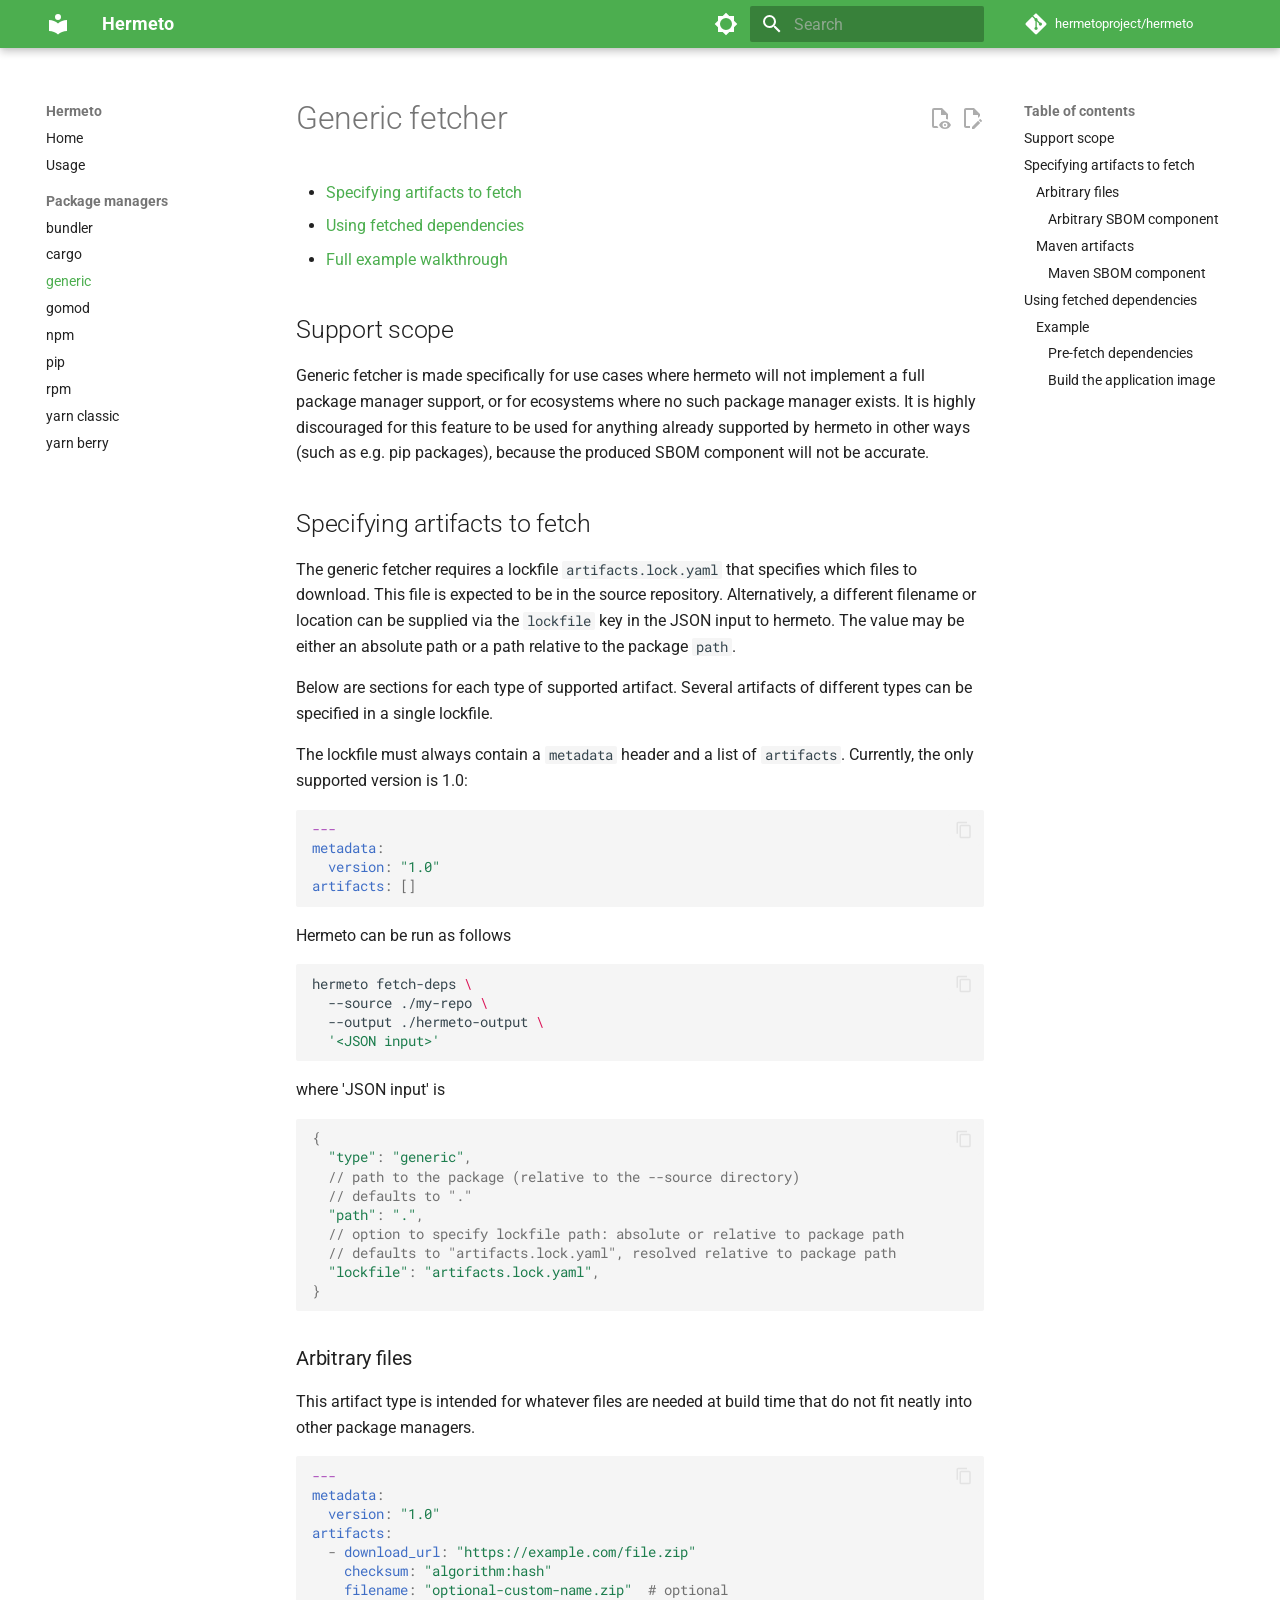
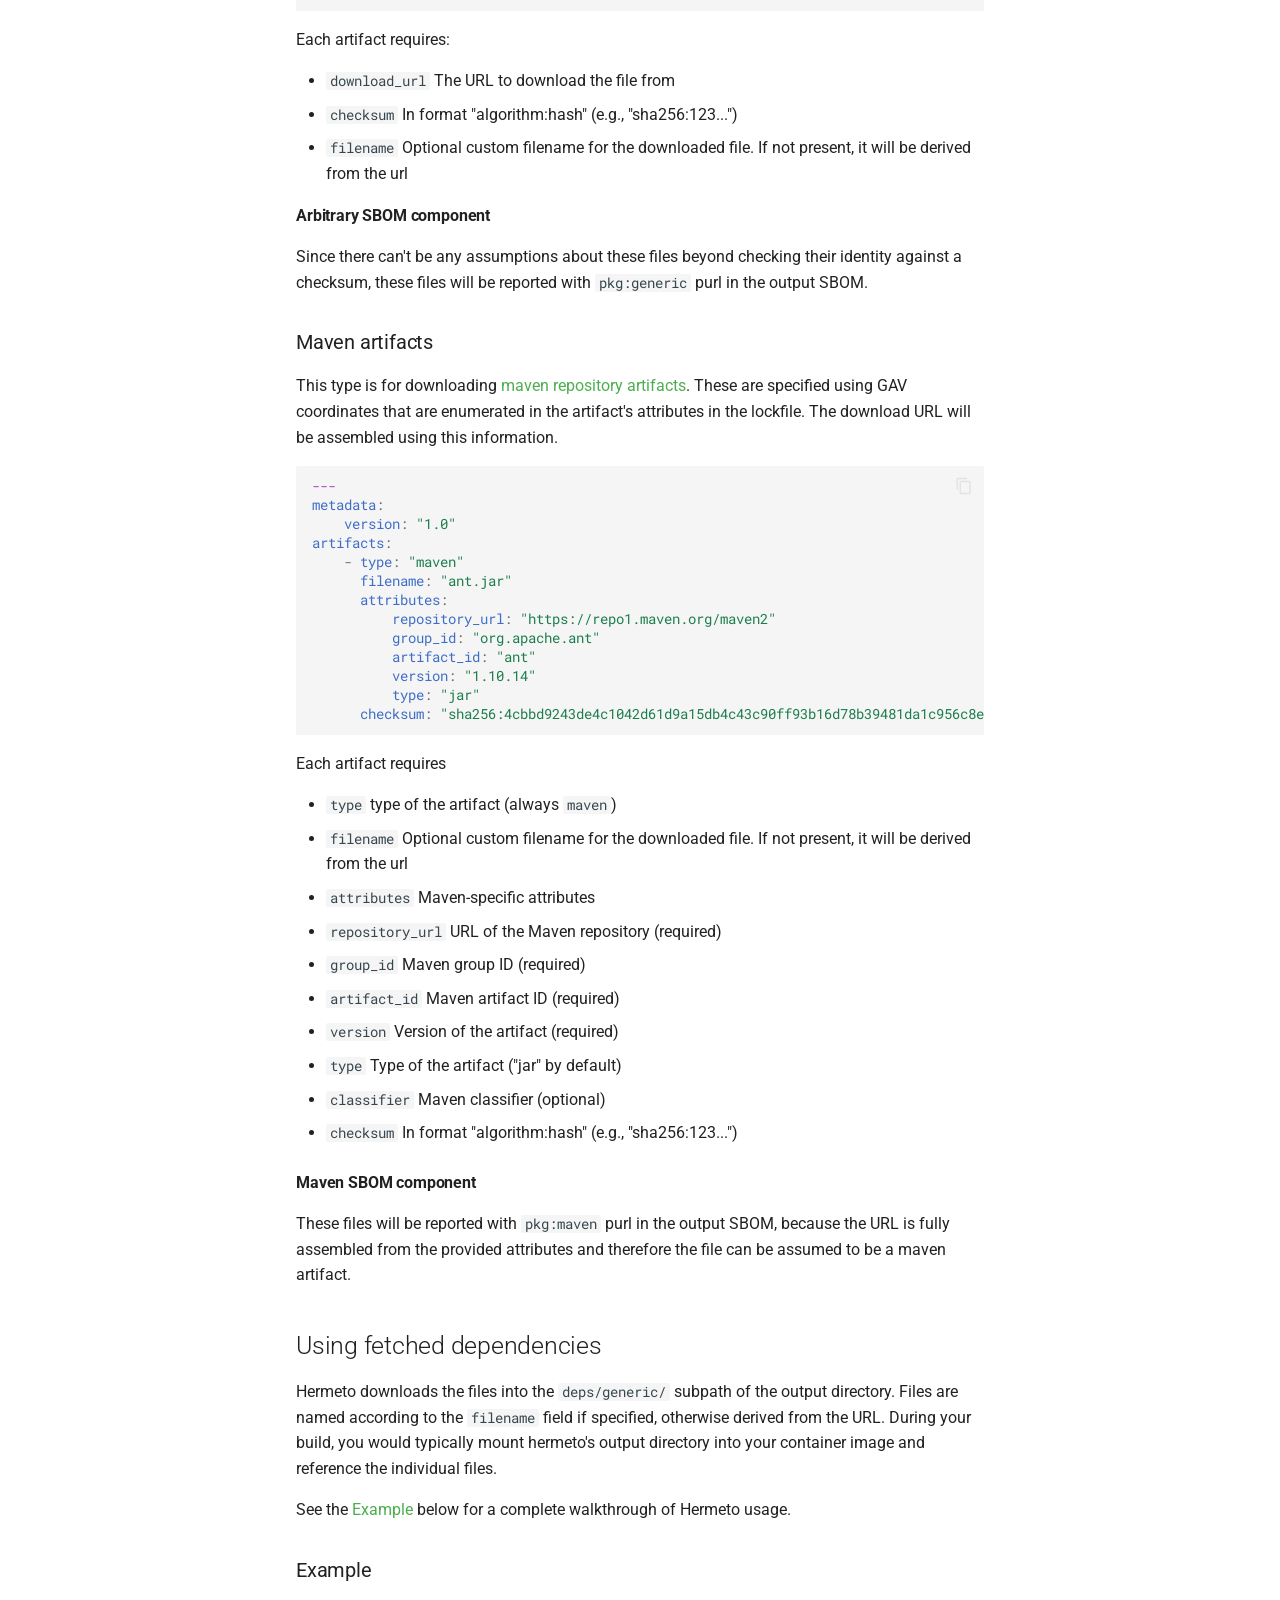
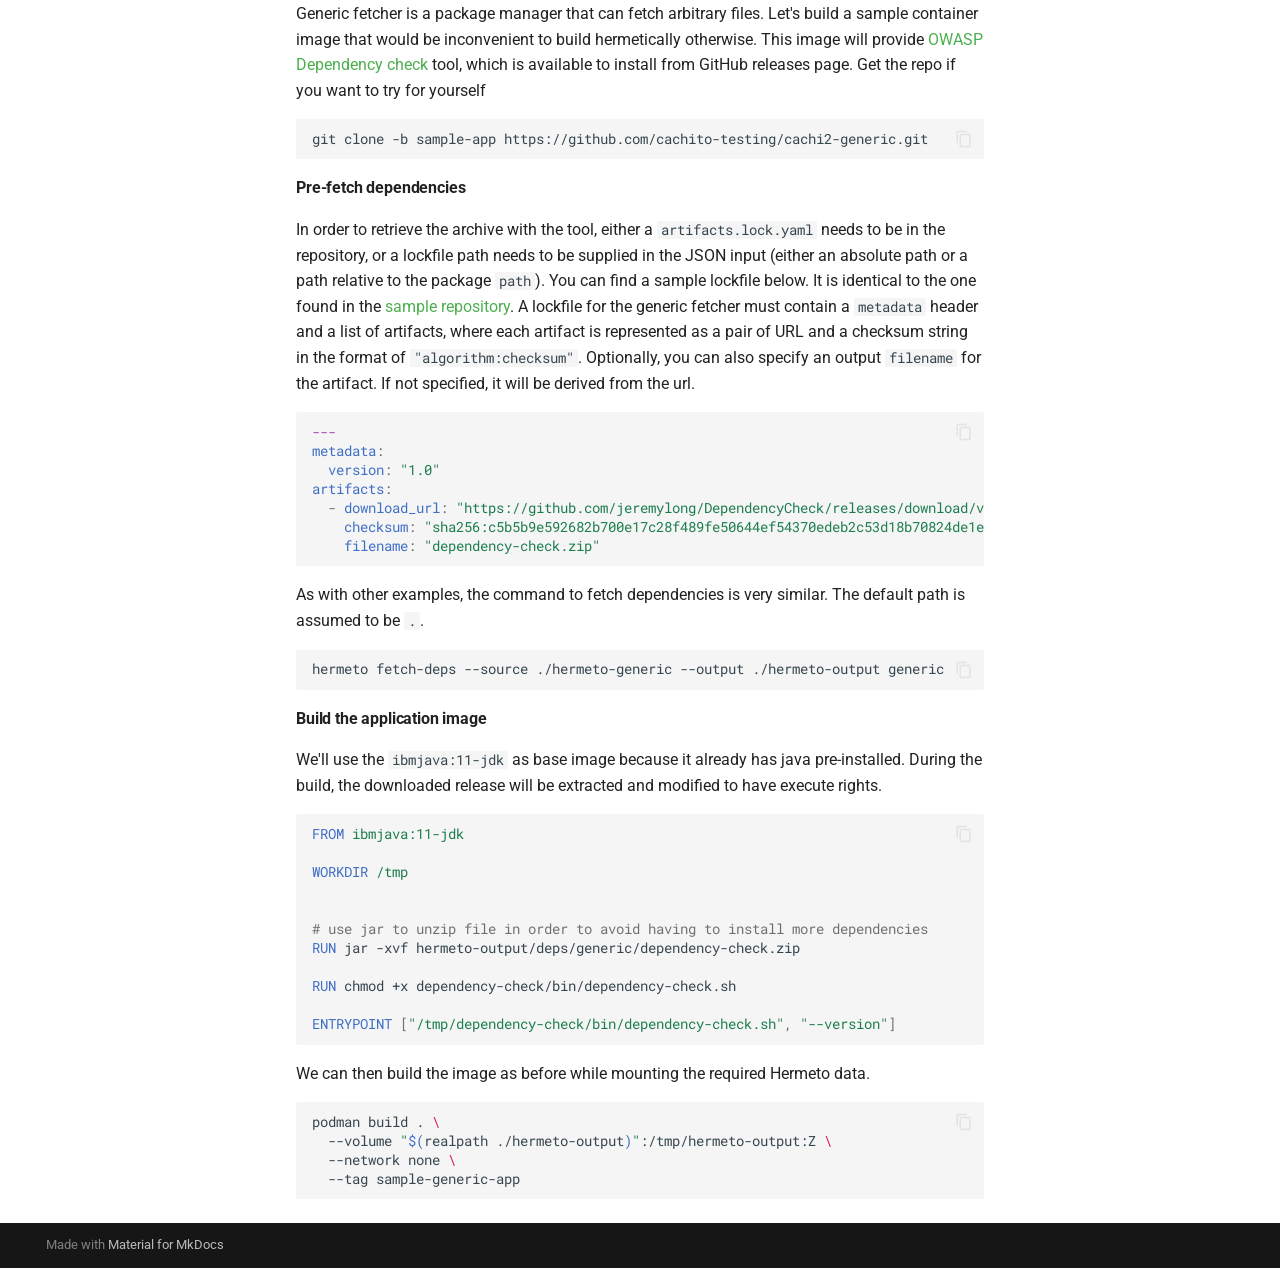
<file: generic/index.html>
<!doctype html>
<html lang="en" class="no-js">
  <head>
    
      <meta charset="utf-8">
      <meta name="viewport" content="width=device-width,initial-scale=1">
      
      
      
      
        <link rel="prev" href="../cargo/">
      
      
        <link rel="next" href="../gomod/">
      
      
        
      
      
      <link rel="icon" href="../assets/images/favicon.png">
      <meta name="generator" content="mkdocs-1.6.1, mkdocs-material-9.7.4">
    
    
      
        <title>generic - Hermeto</title>
      
    
    
      <link rel="stylesheet" href="../assets/stylesheets/main.484c7ddc.min.css">
      
        
        <link rel="stylesheet" href="../assets/stylesheets/palette.ab4e12ef.min.css">
      
      


    
    
      
    
    
      
        
        
        <link rel="preconnect" href="https://fonts.gstatic.com" crossorigin>
        <link rel="stylesheet" href="https://fonts.googleapis.com/css?family=Roboto:300,300i,400,400i,700,700i%7CRoboto+Mono:400,400i,700,700i&display=fallback">
        <style>:root{--md-text-font:"Roboto";--md-code-font:"Roboto Mono"}</style>
      
    
    
    <script>__md_scope=new URL("..",location),__md_hash=e=>[...e].reduce(((e,_)=>(e<<5)-e+_.charCodeAt(0)),0),__md_get=(e,_=localStorage,t=__md_scope)=>JSON.parse(_.getItem(t.pathname+"."+e)),__md_set=(e,_,t=localStorage,a=__md_scope)=>{try{t.setItem(a.pathname+"."+e,JSON.stringify(_))}catch(e){}}</script>
    
      

    
    
  </head>
  
  
    
    
      
    
    
    
    
    <body dir="ltr" data-md-color-scheme="default" data-md-color-primary="green" data-md-color-accent="green">
  
    
    <input class="md-toggle" data-md-toggle="drawer" type="checkbox" id="__drawer" autocomplete="off">
    <input class="md-toggle" data-md-toggle="search" type="checkbox" id="__search" autocomplete="off">
    <label class="md-overlay" for="__drawer"></label>
    <div data-md-component="skip">
      
        
        <a href="#generic-fetcher" class="md-skip">
          Skip to content
        </a>
      
    </div>
    <div data-md-component="announce">
      
    </div>
    
    
      

  

<header class="md-header md-header--shadow" data-md-component="header">
  <nav class="md-header__inner md-grid" aria-label="Header">
    <a href=".." title="Hermeto" class="md-header__button md-logo" aria-label="Hermeto" data-md-component="logo">
      
  
  <svg xmlns="http://www.w3.org/2000/svg" viewBox="0 0 24 24"><path d="M12 8a3 3 0 0 0 3-3 3 3 0 0 0-3-3 3 3 0 0 0-3 3 3 3 0 0 0 3 3m0 3.54C9.64 9.35 6.5 8 3 8v11c3.5 0 6.64 1.35 9 3.54 2.36-2.19 5.5-3.54 9-3.54V8c-3.5 0-6.64 1.35-9 3.54"/></svg>

    </a>
    <label class="md-header__button md-icon" for="__drawer">
      
      <svg xmlns="http://www.w3.org/2000/svg" viewBox="0 0 24 24"><path d="M3 6h18v2H3zm0 5h18v2H3zm0 5h18v2H3z"/></svg>
    </label>
    <div class="md-header__title" data-md-component="header-title">
      <div class="md-header__ellipsis">
        <div class="md-header__topic">
          <span class="md-ellipsis">
            Hermeto
          </span>
        </div>
        <div class="md-header__topic" data-md-component="header-topic">
          <span class="md-ellipsis">
            
              generic
            
          </span>
        </div>
      </div>
    </div>
    
      
        <form class="md-header__option" data-md-component="palette">
  
    
    
    
    <input class="md-option" data-md-color-media="" data-md-color-scheme="default" data-md-color-primary="green" data-md-color-accent="green"  aria-label="Switch to dark mode"  type="radio" name="__palette" id="__palette_0">
    
      <label class="md-header__button md-icon" title="Switch to dark mode" for="__palette_1" hidden>
        <svg xmlns="http://www.w3.org/2000/svg" viewBox="0 0 24 24"><path d="M12 18a6 6 0 0 1-6-6 6 6 0 0 1 6-6 6 6 0 0 1 6 6 6 6 0 0 1-6 6m8-2.69L23.31 12 20 8.69V4h-4.69L12 .69 8.69 4H4v4.69L.69 12 4 15.31V20h4.69L12 23.31 15.31 20H20z"/></svg>
      </label>
    
  
    
    
    
    <input class="md-option" data-md-color-media="" data-md-color-scheme="slate" data-md-color-primary="green" data-md-color-accent="green"  aria-label="Switch to light mode"  type="radio" name="__palette" id="__palette_1">
    
      <label class="md-header__button md-icon" title="Switch to light mode" for="__palette_0" hidden>
        <svg xmlns="http://www.w3.org/2000/svg" viewBox="0 0 24 24"><path d="M12 18c-.89 0-1.74-.2-2.5-.55C11.56 16.5 13 14.42 13 12s-1.44-4.5-3.5-5.45C10.26 6.2 11.11 6 12 6a6 6 0 0 1 6 6 6 6 0 0 1-6 6m8-9.31V4h-4.69L12 .69 8.69 4H4v4.69L.69 12 4 15.31V20h4.69L12 23.31 15.31 20H20v-4.69L23.31 12z"/></svg>
      </label>
    
  
</form>
      
    
    
      <script>var palette=__md_get("__palette");if(palette&&palette.color){if("(prefers-color-scheme)"===palette.color.media){var media=matchMedia("(prefers-color-scheme: light)"),input=document.querySelector(media.matches?"[data-md-color-media='(prefers-color-scheme: light)']":"[data-md-color-media='(prefers-color-scheme: dark)']");palette.color.media=input.getAttribute("data-md-color-media"),palette.color.scheme=input.getAttribute("data-md-color-scheme"),palette.color.primary=input.getAttribute("data-md-color-primary"),palette.color.accent=input.getAttribute("data-md-color-accent")}for(var[key,value]of Object.entries(palette.color))document.body.setAttribute("data-md-color-"+key,value)}</script>
    
    
    
      
      
        <label class="md-header__button md-icon" for="__search">
          
          <svg xmlns="http://www.w3.org/2000/svg" viewBox="0 0 24 24"><path d="M9.5 3A6.5 6.5 0 0 1 16 9.5c0 1.61-.59 3.09-1.56 4.23l.27.27h.79l5 5-1.5 1.5-5-5v-.79l-.27-.27A6.52 6.52 0 0 1 9.5 16 6.5 6.5 0 0 1 3 9.5 6.5 6.5 0 0 1 9.5 3m0 2C7 5 5 7 5 9.5S7 14 9.5 14 14 12 14 9.5 12 5 9.5 5"/></svg>
        </label>
        <div class="md-search" data-md-component="search" role="dialog">
  <label class="md-search__overlay" for="__search"></label>
  <div class="md-search__inner" role="search">
    <form class="md-search__form" name="search">
      <input type="text" class="md-search__input" name="query" aria-label="Search" placeholder="Search" autocapitalize="off" autocorrect="off" autocomplete="off" spellcheck="false" data-md-component="search-query" required>
      <label class="md-search__icon md-icon" for="__search">
        
        <svg xmlns="http://www.w3.org/2000/svg" viewBox="0 0 24 24"><path d="M9.5 3A6.5 6.5 0 0 1 16 9.5c0 1.61-.59 3.09-1.56 4.23l.27.27h.79l5 5-1.5 1.5-5-5v-.79l-.27-.27A6.52 6.52 0 0 1 9.5 16 6.5 6.5 0 0 1 3 9.5 6.5 6.5 0 0 1 9.5 3m0 2C7 5 5 7 5 9.5S7 14 9.5 14 14 12 14 9.5 12 5 9.5 5"/></svg>
        
        <svg xmlns="http://www.w3.org/2000/svg" viewBox="0 0 24 24"><path d="M20 11v2H8l5.5 5.5-1.42 1.42L4.16 12l7.92-7.92L13.5 5.5 8 11z"/></svg>
      </label>
      <nav class="md-search__options" aria-label="Search">
        
          <a href="javascript:void(0)" class="md-search__icon md-icon" title="Share" aria-label="Share" data-clipboard data-clipboard-text="" data-md-component="search-share" tabindex="-1">
            
            <svg xmlns="http://www.w3.org/2000/svg" viewBox="0 0 24 24"><path d="M18 16.08c-.76 0-1.44.3-1.96.77L8.91 12.7c.05-.23.09-.46.09-.7s-.04-.47-.09-.7l7.05-4.11c.54.5 1.25.81 2.04.81a3 3 0 0 0 3-3 3 3 0 0 0-3-3 3 3 0 0 0-3 3c0 .24.04.47.09.7L8.04 9.81C7.5 9.31 6.79 9 6 9a3 3 0 0 0-3 3 3 3 0 0 0 3 3c.79 0 1.5-.31 2.04-.81l7.12 4.15c-.05.21-.08.43-.08.66 0 1.61 1.31 2.91 2.92 2.91s2.92-1.3 2.92-2.91A2.92 2.92 0 0 0 18 16.08"/></svg>
          </a>
        
        <button type="reset" class="md-search__icon md-icon" title="Clear" aria-label="Clear" tabindex="-1">
          
          <svg xmlns="http://www.w3.org/2000/svg" viewBox="0 0 24 24"><path d="M19 6.41 17.59 5 12 10.59 6.41 5 5 6.41 10.59 12 5 17.59 6.41 19 12 13.41 17.59 19 19 17.59 13.41 12z"/></svg>
        </button>
      </nav>
      
        <div class="md-search__suggest" data-md-component="search-suggest"></div>
      
    </form>
    <div class="md-search__output">
      <div class="md-search__scrollwrap" tabindex="0" data-md-scrollfix>
        <div class="md-search-result" data-md-component="search-result">
          <div class="md-search-result__meta">
            Initializing search
          </div>
          <ol class="md-search-result__list" role="presentation"></ol>
        </div>
      </div>
    </div>
  </div>
</div>
      
    
    
      <div class="md-header__source">
        <a href="https://github.com/hermetoproject/hermeto" title="Go to repository" class="md-source" data-md-component="source">
  <div class="md-source__icon md-icon">
    
    <svg xmlns="http://www.w3.org/2000/svg" viewBox="0 0 448 512"><!--! Font Awesome Free 7.1.0 by @fontawesome - https://fontawesome.com License - https://fontawesome.com/license/free (Icons: CC BY 4.0, Fonts: SIL OFL 1.1, Code: MIT License) Copyright 2025 Fonticons, Inc.--><path d="M439.6 236.1 244 40.5c-5.4-5.5-12.8-8.5-20.4-8.5s-15 3-20.4 8.4L162.5 81l51.5 51.5c27.1-9.1 52.7 16.8 43.4 43.7l49.7 49.7c34.2-11.8 61.2 31 35.5 56.7-26.5 26.5-70.2-2.9-56-37.3L240.3 199v121.9c25.3 12.5 22.3 41.8 9.1 55-6.4 6.4-15.2 10.1-24.3 10.1s-17.8-3.6-24.3-10.1c-17.6-17.6-11.1-46.9 11.2-56v-123c-20.8-8.5-24.6-30.7-18.6-45L142.6 101 8.5 235.1C3 240.6 0 247.9 0 255.5s3 15 8.5 20.4l195.6 195.7c5.4 5.4 12.7 8.4 20.4 8.4s15-3 20.4-8.4l194.7-194.7c5.4-5.4 8.4-12.8 8.4-20.4s-3-15-8.4-20.4"/></svg>
  </div>
  <div class="md-source__repository">
    hermetoproject/hermeto
  </div>
</a>
      </div>
    
  </nav>
  
</header>
    
    <div class="md-container" data-md-component="container">
      
      
        
          
        
      
      <main class="md-main" data-md-component="main">
        <div class="md-main__inner md-grid">
          
            
              
              <div class="md-sidebar md-sidebar--primary" data-md-component="sidebar" data-md-type="navigation" >
                <div class="md-sidebar__scrollwrap">
                  <div class="md-sidebar__inner">
                    



<nav class="md-nav md-nav--primary" aria-label="Navigation" data-md-level="0">
  <label class="md-nav__title" for="__drawer">
    <a href=".." title="Hermeto" class="md-nav__button md-logo" aria-label="Hermeto" data-md-component="logo">
      
  
  <svg xmlns="http://www.w3.org/2000/svg" viewBox="0 0 24 24"><path d="M12 8a3 3 0 0 0 3-3 3 3 0 0 0-3-3 3 3 0 0 0-3 3 3 3 0 0 0 3 3m0 3.54C9.64 9.35 6.5 8 3 8v11c3.5 0 6.64 1.35 9 3.54 2.36-2.19 5.5-3.54 9-3.54V8c-3.5 0-6.64 1.35-9 3.54"/></svg>

    </a>
    Hermeto
  </label>
  
    <div class="md-nav__source">
      <a href="https://github.com/hermetoproject/hermeto" title="Go to repository" class="md-source" data-md-component="source">
  <div class="md-source__icon md-icon">
    
    <svg xmlns="http://www.w3.org/2000/svg" viewBox="0 0 448 512"><!--! Font Awesome Free 7.1.0 by @fontawesome - https://fontawesome.com License - https://fontawesome.com/license/free (Icons: CC BY 4.0, Fonts: SIL OFL 1.1, Code: MIT License) Copyright 2025 Fonticons, Inc.--><path d="M439.6 236.1 244 40.5c-5.4-5.5-12.8-8.5-20.4-8.5s-15 3-20.4 8.4L162.5 81l51.5 51.5c27.1-9.1 52.7 16.8 43.4 43.7l49.7 49.7c34.2-11.8 61.2 31 35.5 56.7-26.5 26.5-70.2-2.9-56-37.3L240.3 199v121.9c25.3 12.5 22.3 41.8 9.1 55-6.4 6.4-15.2 10.1-24.3 10.1s-17.8-3.6-24.3-10.1c-17.6-17.6-11.1-46.9 11.2-56v-123c-20.8-8.5-24.6-30.7-18.6-45L142.6 101 8.5 235.1C3 240.6 0 247.9 0 255.5s3 15 8.5 20.4l195.6 195.7c5.4 5.4 12.7 8.4 20.4 8.4s15-3 20.4-8.4l194.7-194.7c5.4-5.4 8.4-12.8 8.4-20.4s-3-15-8.4-20.4"/></svg>
  </div>
  <div class="md-source__repository">
    hermetoproject/hermeto
  </div>
</a>
    </div>
  
  <ul class="md-nav__list" data-md-scrollfix>
    
      
      
  
  
  
  
    <li class="md-nav__item">
      <a href=".." class="md-nav__link">
        
  
  
  <span class="md-ellipsis">
    
  
    Home
  

    
  </span>
  
  

      </a>
    </li>
  

    
      
      
  
  
  
  
    <li class="md-nav__item">
      <a href="../usage/" class="md-nav__link">
        
  
  
  <span class="md-ellipsis">
    
  
    Usage
  

    
  </span>
  
  

      </a>
    </li>
  

    
      
      
  
  
    
  
  
  
    
    
    
    
      
        
        
      
    
    
    <li class="md-nav__item md-nav__item--active md-nav__item--section md-nav__item--nested">
      
        
        
        <input class="md-nav__toggle md-toggle " type="checkbox" id="__nav_3" checked>
        
          
          <label class="md-nav__link" for="__nav_3" id="__nav_3_label" tabindex="">
            
  
  
  <span class="md-ellipsis">
    
  
    Package managers
  

    
  </span>
  
  

            <span class="md-nav__icon md-icon"></span>
          </label>
        
        <nav class="md-nav" data-md-level="1" aria-labelledby="__nav_3_label" aria-expanded="true">
          <label class="md-nav__title" for="__nav_3">
            <span class="md-nav__icon md-icon"></span>
            
  
    Package managers
  

          </label>
          <ul class="md-nav__list" data-md-scrollfix>
            
              
                
  
  
  
  
    <li class="md-nav__item">
      <a href="../bundler/" class="md-nav__link">
        
  
  
  <span class="md-ellipsis">
    
  
    bundler
  

    
  </span>
  
  

      </a>
    </li>
  

              
            
              
                
  
  
  
  
    <li class="md-nav__item">
      <a href="../cargo/" class="md-nav__link">
        
  
  
  <span class="md-ellipsis">
    
  
    cargo
  

    
  </span>
  
  

      </a>
    </li>
  

              
            
              
                
  
  
    
  
  
  
    <li class="md-nav__item md-nav__item--active">
      
      <input class="md-nav__toggle md-toggle" type="checkbox" id="__toc">
      
      
        
      
      
        <label class="md-nav__link md-nav__link--active" for="__toc">
          
  
  
  <span class="md-ellipsis">
    
  
    generic
  

    
  </span>
  
  

          <span class="md-nav__icon md-icon"></span>
        </label>
      
      <a href="./" class="md-nav__link md-nav__link--active">
        
  
  
  <span class="md-ellipsis">
    
  
    generic
  

    
  </span>
  
  

      </a>
      
        

<nav class="md-nav md-nav--secondary" aria-label="Table of contents">
  
  
  
    
  
  
    <label class="md-nav__title" for="__toc">
      <span class="md-nav__icon md-icon"></span>
      Table of contents
    </label>
    <ul class="md-nav__list" data-md-component="toc" data-md-scrollfix>
      
        <li class="md-nav__item">
  <a href="#support-scope" class="md-nav__link">
    <span class="md-ellipsis">
      
        Support scope
      
    </span>
  </a>
  
</li>
      
        <li class="md-nav__item">
  <a href="#specifying-artifacts-to-fetch" class="md-nav__link">
    <span class="md-ellipsis">
      
        Specifying artifacts to fetch
      
    </span>
  </a>
  
    <nav class="md-nav" aria-label="Specifying artifacts to fetch">
      <ul class="md-nav__list">
        
          <li class="md-nav__item">
  <a href="#arbitrary-files" class="md-nav__link">
    <span class="md-ellipsis">
      
        Arbitrary files
      
    </span>
  </a>
  
    <nav class="md-nav" aria-label="Arbitrary files">
      <ul class="md-nav__list">
        
          <li class="md-nav__item">
  <a href="#arbitrary-sbom-component" class="md-nav__link">
    <span class="md-ellipsis">
      
        Arbitrary SBOM component
      
    </span>
  </a>
  
</li>
        
      </ul>
    </nav>
  
</li>
        
          <li class="md-nav__item">
  <a href="#maven-artifacts" class="md-nav__link">
    <span class="md-ellipsis">
      
        Maven artifacts
      
    </span>
  </a>
  
    <nav class="md-nav" aria-label="Maven artifacts">
      <ul class="md-nav__list">
        
          <li class="md-nav__item">
  <a href="#maven-sbom-component" class="md-nav__link">
    <span class="md-ellipsis">
      
        Maven SBOM component
      
    </span>
  </a>
  
</li>
        
      </ul>
    </nav>
  
</li>
        
      </ul>
    </nav>
  
</li>
      
        <li class="md-nav__item">
  <a href="#using-fetched-dependencies" class="md-nav__link">
    <span class="md-ellipsis">
      
        Using fetched dependencies
      
    </span>
  </a>
  
    <nav class="md-nav" aria-label="Using fetched dependencies">
      <ul class="md-nav__list">
        
          <li class="md-nav__item">
  <a href="#example" class="md-nav__link">
    <span class="md-ellipsis">
      
        Example
      
    </span>
  </a>
  
    <nav class="md-nav" aria-label="Example">
      <ul class="md-nav__list">
        
          <li class="md-nav__item">
  <a href="#pre-fetch-dependencies" class="md-nav__link">
    <span class="md-ellipsis">
      
        Pre-fetch dependencies
      
    </span>
  </a>
  
</li>
        
          <li class="md-nav__item">
  <a href="#build-the-application-image" class="md-nav__link">
    <span class="md-ellipsis">
      
        Build the application image
      
    </span>
  </a>
  
</li>
        
      </ul>
    </nav>
  
</li>
        
      </ul>
    </nav>
  
</li>
      
    </ul>
  
</nav>
      
    </li>
  

              
            
              
                
  
  
  
  
    <li class="md-nav__item">
      <a href="../gomod/" class="md-nav__link">
        
  
  
  <span class="md-ellipsis">
    
  
    gomod
  

    
  </span>
  
  

      </a>
    </li>
  

              
            
              
                
  
  
  
  
    <li class="md-nav__item">
      <a href="../npm/" class="md-nav__link">
        
  
  
  <span class="md-ellipsis">
    
  
    npm
  

    
  </span>
  
  

      </a>
    </li>
  

              
            
              
                
  
  
  
  
    <li class="md-nav__item">
      <a href="../pip/" class="md-nav__link">
        
  
  
  <span class="md-ellipsis">
    
  
    pip
  

    
  </span>
  
  

      </a>
    </li>
  

              
            
              
                
  
  
  
  
    <li class="md-nav__item">
      <a href="../rpm/" class="md-nav__link">
        
  
  
  <span class="md-ellipsis">
    
  
    rpm
  

    
  </span>
  
  

      </a>
    </li>
  

              
            
              
                
  
  
  
  
    <li class="md-nav__item">
      <a href="../yarn_classic/" class="md-nav__link">
        
  
  
  <span class="md-ellipsis">
    
  
    yarn classic
  

    
  </span>
  
  

      </a>
    </li>
  

              
            
              
                
  
  
  
  
    <li class="md-nav__item">
      <a href="../yarn/" class="md-nav__link">
        
  
  
  <span class="md-ellipsis">
    
  
    yarn berry
  

    
  </span>
  
  

      </a>
    </li>
  

              
            
          </ul>
        </nav>
      
    </li>
  

    
  </ul>
</nav>
                  </div>
                </div>
              </div>
            
            
              
              <div class="md-sidebar md-sidebar--secondary" data-md-component="sidebar" data-md-type="toc" >
                <div class="md-sidebar__scrollwrap">
                  <div class="md-sidebar__inner">
                    

<nav class="md-nav md-nav--secondary" aria-label="Table of contents">
  
  
  
    
  
  
    <label class="md-nav__title" for="__toc">
      <span class="md-nav__icon md-icon"></span>
      Table of contents
    </label>
    <ul class="md-nav__list" data-md-component="toc" data-md-scrollfix>
      
        <li class="md-nav__item">
  <a href="#support-scope" class="md-nav__link">
    <span class="md-ellipsis">
      
        Support scope
      
    </span>
  </a>
  
</li>
      
        <li class="md-nav__item">
  <a href="#specifying-artifacts-to-fetch" class="md-nav__link">
    <span class="md-ellipsis">
      
        Specifying artifacts to fetch
      
    </span>
  </a>
  
    <nav class="md-nav" aria-label="Specifying artifacts to fetch">
      <ul class="md-nav__list">
        
          <li class="md-nav__item">
  <a href="#arbitrary-files" class="md-nav__link">
    <span class="md-ellipsis">
      
        Arbitrary files
      
    </span>
  </a>
  
    <nav class="md-nav" aria-label="Arbitrary files">
      <ul class="md-nav__list">
        
          <li class="md-nav__item">
  <a href="#arbitrary-sbom-component" class="md-nav__link">
    <span class="md-ellipsis">
      
        Arbitrary SBOM component
      
    </span>
  </a>
  
</li>
        
      </ul>
    </nav>
  
</li>
        
          <li class="md-nav__item">
  <a href="#maven-artifacts" class="md-nav__link">
    <span class="md-ellipsis">
      
        Maven artifacts
      
    </span>
  </a>
  
    <nav class="md-nav" aria-label="Maven artifacts">
      <ul class="md-nav__list">
        
          <li class="md-nav__item">
  <a href="#maven-sbom-component" class="md-nav__link">
    <span class="md-ellipsis">
      
        Maven SBOM component
      
    </span>
  </a>
  
</li>
        
      </ul>
    </nav>
  
</li>
        
      </ul>
    </nav>
  
</li>
      
        <li class="md-nav__item">
  <a href="#using-fetched-dependencies" class="md-nav__link">
    <span class="md-ellipsis">
      
        Using fetched dependencies
      
    </span>
  </a>
  
    <nav class="md-nav" aria-label="Using fetched dependencies">
      <ul class="md-nav__list">
        
          <li class="md-nav__item">
  <a href="#example" class="md-nav__link">
    <span class="md-ellipsis">
      
        Example
      
    </span>
  </a>
  
    <nav class="md-nav" aria-label="Example">
      <ul class="md-nav__list">
        
          <li class="md-nav__item">
  <a href="#pre-fetch-dependencies" class="md-nav__link">
    <span class="md-ellipsis">
      
        Pre-fetch dependencies
      
    </span>
  </a>
  
</li>
        
          <li class="md-nav__item">
  <a href="#build-the-application-image" class="md-nav__link">
    <span class="md-ellipsis">
      
        Build the application image
      
    </span>
  </a>
  
</li>
        
      </ul>
    </nav>
  
</li>
        
      </ul>
    </nav>
  
</li>
      
    </ul>
  
</nav>
                  </div>
                </div>
              </div>
            
          
          
            <div class="md-content" data-md-component="content">
              
              <article class="md-content__inner md-typeset">
                
                  


  
    <a href="https://github.com/hermetoproject/hermeto/edit/main/docs/generic.md" title="Edit this page" class="md-content__button md-icon" rel="edit">
      
      <svg xmlns="http://www.w3.org/2000/svg" viewBox="0 0 24 24"><path d="M10 20H6V4h7v5h5v3.1l2-2V8l-6-6H6c-1.1 0-2 .9-2 2v16c0 1.1.9 2 2 2h4zm10.2-7c.1 0 .3.1.4.2l1.3 1.3c.2.2.2.6 0 .8l-1 1-2.1-2.1 1-1c.1-.1.2-.2.4-.2m0 3.9L14.1 23H12v-2.1l6.1-6.1z"/></svg>
    </a>
  
  
    
      
    
    <a href="https://github.com/hermetoproject/hermeto/raw/main/docs/generic.md" title="View source of this page" class="md-content__button md-icon">
      
      <svg xmlns="http://www.w3.org/2000/svg" viewBox="0 0 24 24"><path d="M17 18c.56 0 1 .44 1 1s-.44 1-1 1-1-.44-1-1 .44-1 1-1m0-3c-2.73 0-5.06 1.66-6 4 .94 2.34 3.27 4 6 4s5.06-1.66 6-4c-.94-2.34-3.27-4-6-4m0 6.5a2.5 2.5 0 0 1-2.5-2.5 2.5 2.5 0 0 1 2.5-2.5 2.5 2.5 0 0 1 2.5 2.5 2.5 2.5 0 0 1-2.5 2.5M9.27 20H6V4h7v5h5v4.07c.7.08 1.36.25 2 .49V8l-6-6H6a2 2 0 0 0-2 2v16a2 2 0 0 0 2 2h4.5a8.2 8.2 0 0 1-1.23-2"/></svg>
    </a>
  


<h1 id="generic-fetcher">Generic fetcher<a class="headerlink" href="#generic-fetcher" title="Permanent link">&para;</a></h1>
<ul>
<li><a href="#specifying-artifacts-to-fetch">Specifying artifacts to fetch</a></li>
<li><a href="#using-fetched-dependencies">Using fetched dependencies</a></li>
<li><a href="#example">Full example walkthrough</a></li>
</ul>
<h2 id="support-scope">Support scope<a class="headerlink" href="#support-scope" title="Permanent link">&para;</a></h2>
<p>Generic fetcher is made specifically for use cases where hermeto will not
implement a full package manager support, or for ecosystems where no such
package manager exists. It is highly discouraged for this feature to be used for
anything already supported by hermeto in other ways (such as e.g. pip packages),
because the produced SBOM component will not be accurate.</p>
<h2 id="specifying-artifacts-to-fetch">Specifying artifacts to fetch<a class="headerlink" href="#specifying-artifacts-to-fetch" title="Permanent link">&para;</a></h2>
<p>The generic fetcher requires a lockfile <code>artifacts.lock.yaml</code> that specifies
which files to download. This file is expected to be in the source repository.
Alternatively, a different filename or location can be supplied via the
<code>lockfile</code> key in the JSON input to hermeto. The value may be either an absolute
path or a path relative to the package <code>path</code>.</p>
<p>Below are sections for each type of supported artifact. Several artifacts of
different types can be specified in a single lockfile.</p>
<p>The lockfile must always contain a <code>metadata</code> header and a list of <code>artifacts</code>.
Currently, the only supported version is 1.0:</p>
<div class="highlight"><pre><span></span><code><span class="nn">---</span>
<span class="nt">metadata</span><span class="p">:</span>
<span class="w">  </span><span class="nt">version</span><span class="p">:</span><span class="w"> </span><span class="s">&quot;1.0&quot;</span>
<span class="nt">artifacts</span><span class="p">:</span><span class="w"> </span><span class="p p-Indicator">[]</span>
</code></pre></div>
<p>Hermeto can be run as follows</p>
<div class="highlight"><pre><span></span><code>hermeto<span class="w"> </span>fetch-deps<span class="w"> </span><span class="se">\</span>
<span class="w">  </span>--source<span class="w"> </span>./my-repo<span class="w"> </span><span class="se">\</span>
<span class="w">  </span>--output<span class="w"> </span>./hermeto-output<span class="w"> </span><span class="se">\</span>
<span class="w">  </span><span class="s1">&#39;&lt;JSON input&gt;&#39;</span>
</code></pre></div>
<p>where 'JSON input' is</p>
<div class="highlight"><pre><span></span><code><span class="p">{</span>
<span class="w">  </span><span class="s2">&quot;type&quot;</span><span class="o">:</span><span class="w"> </span><span class="s2">&quot;generic&quot;</span><span class="p">,</span>
<span class="w">  </span><span class="c1">// path to the package (relative to the --source directory)</span>
<span class="w">  </span><span class="c1">// defaults to &quot;.&quot;</span>
<span class="w">  </span><span class="s2">&quot;path&quot;</span><span class="o">:</span><span class="w"> </span><span class="s2">&quot;.&quot;</span><span class="p">,</span>
<span class="w">  </span><span class="c1">// option to specify lockfile path: absolute or relative to package path</span>
<span class="w">  </span><span class="c1">// defaults to &quot;artifacts.lock.yaml&quot;, resolved relative to package path</span>
<span class="w">  </span><span class="s2">&quot;lockfile&quot;</span><span class="o">:</span><span class="w"> </span><span class="s2">&quot;artifacts.lock.yaml&quot;</span><span class="p">,</span>
<span class="p">}</span>
</code></pre></div>
<h3 id="arbitrary-files">Arbitrary files<a class="headerlink" href="#arbitrary-files" title="Permanent link">&para;</a></h3>
<p>This artifact type is intended for whatever files are needed at build time that
do not fit neatly into other package managers.</p>
<div class="highlight"><pre><span></span><code><span class="nn">---</span>
<span class="nt">metadata</span><span class="p">:</span>
<span class="w">  </span><span class="nt">version</span><span class="p">:</span><span class="w"> </span><span class="s">&quot;1.0&quot;</span>
<span class="nt">artifacts</span><span class="p">:</span>
<span class="w">  </span><span class="p p-Indicator">-</span><span class="w"> </span><span class="nt">download_url</span><span class="p">:</span><span class="w"> </span><span class="s">&quot;https://example.com/file.zip&quot;</span>
<span class="w">    </span><span class="nt">checksum</span><span class="p">:</span><span class="w"> </span><span class="s">&quot;algorithm:hash&quot;</span>
<span class="w">    </span><span class="nt">filename</span><span class="p">:</span><span class="w"> </span><span class="s">&quot;optional-custom-name.zip&quot;</span><span class="w">  </span><span class="c1"># optional</span>
</code></pre></div>
<p>Each artifact requires:</p>
<ul>
<li><code>download_url</code> The URL to download the file from</li>
<li><code>checksum</code> In format "algorithm:hash" (e.g., "sha256:123...")</li>
<li><code>filename</code> Optional custom filename for the downloaded file. If not present,
  it will be derived from the url</li>
</ul>
<h4 id="arbitrary-sbom-component">Arbitrary SBOM component<a class="headerlink" href="#arbitrary-sbom-component" title="Permanent link">&para;</a></h4>
<p>Since there can't be any assumptions about these files beyond checking their
identity against a checksum, these files will be reported with <code>pkg:generic</code>
purl in the output SBOM.</p>
<h3 id="maven-artifacts">Maven artifacts<a class="headerlink" href="#maven-artifacts" title="Permanent link">&para;</a></h3>
<p>This type is for downloading <a href="https://maven.apache.org/repositories/artifacts.html">maven repository artifacts</a>. These are specified
using GAV coordinates that are enumerated in the artifact's attributes in the
lockfile. The download URL will be assembled using this information.</p>
<div class="highlight"><pre><span></span><code><span class="nn">---</span>
<span class="nt">metadata</span><span class="p">:</span>
<span class="w">    </span><span class="nt">version</span><span class="p">:</span><span class="w"> </span><span class="s">&quot;1.0&quot;</span>
<span class="nt">artifacts</span><span class="p">:</span>
<span class="w">    </span><span class="p p-Indicator">-</span><span class="w"> </span><span class="nt">type</span><span class="p">:</span><span class="w"> </span><span class="s">&quot;maven&quot;</span>
<span class="w">      </span><span class="nt">filename</span><span class="p">:</span><span class="w"> </span><span class="s">&quot;ant.jar&quot;</span>
<span class="w">      </span><span class="nt">attributes</span><span class="p">:</span>
<span class="w">          </span><span class="nt">repository_url</span><span class="p">:</span><span class="w"> </span><span class="s">&quot;https://repo1.maven.org/maven2&quot;</span>
<span class="w">          </span><span class="nt">group_id</span><span class="p">:</span><span class="w"> </span><span class="s">&quot;org.apache.ant&quot;</span>
<span class="w">          </span><span class="nt">artifact_id</span><span class="p">:</span><span class="w"> </span><span class="s">&quot;ant&quot;</span>
<span class="w">          </span><span class="nt">version</span><span class="p">:</span><span class="w"> </span><span class="s">&quot;1.10.14&quot;</span>
<span class="w">          </span><span class="nt">type</span><span class="p">:</span><span class="w"> </span><span class="s">&quot;jar&quot;</span>
<span class="w">      </span><span class="nt">checksum</span><span class="p">:</span><span class="w"> </span><span class="s">&quot;sha256:4cbbd9243de4c1042d61d9a15db4c43c90ff93b16d78b39481da1c956c8e9671&quot;</span>
</code></pre></div>
<p>Each artifact requires</p>
<ul>
<li><code>type</code> type of the artifact (always <code>maven</code>)</li>
<li><code>filename</code> Optional custom filename for the downloaded file. If not present,
  it will be derived from the url</li>
<li>
<p><code>attributes</code> Maven-specific attributes</p>
</li>
<li>
<p><code>repository_url</code> URL of the Maven repository (required)</p>
</li>
<li><code>group_id</code> Maven group ID  (required)</li>
<li><code>artifact_id</code> Maven artifact ID  (required)</li>
<li><code>version</code> Version of the artifact (required)</li>
<li><code>type</code> Type of the artifact ("jar" by default)</li>
<li>
<p><code>classifier</code> Maven classifier (optional)</p>
</li>
<li>
<p><code>checksum</code> In format "algorithm:hash" (e.g., "sha256:123...")</p>
</li>
</ul>
<h4 id="maven-sbom-component">Maven SBOM component<a class="headerlink" href="#maven-sbom-component" title="Permanent link">&para;</a></h4>
<p>These files will be reported with <code>pkg:maven</code> purl in the output SBOM, because
the URL is fully assembled from the provided attributes and therefore the file
can be assumed to be a maven artifact.</p>
<h2 id="using-fetched-dependencies">Using fetched dependencies<a class="headerlink" href="#using-fetched-dependencies" title="Permanent link">&para;</a></h2>
<p>Hermeto downloads the files into the <code>deps/generic/</code> subpath of the output
directory. Files are named according to the <code>filename</code> field if specified,
otherwise derived from the URL. During your build, you would typically mount
hermeto's output directory into your container image and reference the
individual files.</p>
<p>See the <a href="#example">Example</a> below for a complete walkthrough of Hermeto usage.</p>
<h3 id="example">Example<a class="headerlink" href="#example" title="Permanent link">&para;</a></h3>
<p>Generic fetcher is a package manager that can fetch arbitrary files. Let's build
a sample container image that would be inconvenient to build hermetically
otherwise. This image will provide <a href="https://github.com/dependency-check/DependencyCheck">OWASP Dependency check</a> tool, which is available
to install from GitHub releases page. Get the repo if you want to try for
yourself</p>
<div class="highlight"><pre><span></span><code>git<span class="w"> </span>clone<span class="w"> </span>-b<span class="w"> </span>sample-app<span class="w"> </span>https://github.com/cachito-testing/cachi2-generic.git
</code></pre></div>
<h4 id="pre-fetch-dependencies">Pre-fetch dependencies<a class="headerlink" href="#pre-fetch-dependencies" title="Permanent link">&para;</a></h4>
<p>In order to retrieve the archive with the tool, either a <code>artifacts.lock.yaml</code>
needs to be in the repository, or a lockfile path needs to be supplied in the
JSON input (either an absolute path or a path relative to the package <code>path</code>).
You can find
a sample lockfile below. It is identical to the one found in the
<a href="https://github.com/cachito-testing/cachi2-generic/tree/sample-app">sample repository</a>.
A lockfile for the generic fetcher must contain a <code>metadata</code> header and a list
of artifacts, where each artifact is represented as a pair of URL and a checksum
string in the format of <code>"algorithm:checksum"</code>. Optionally, you can also specify
an output <code>filename</code> for the artifact. If not specified, it will be derived from
the url.</p>
<div class="highlight"><pre><span></span><code><span class="nn">---</span>
<span class="nt">metadata</span><span class="p">:</span>
<span class="w">  </span><span class="nt">version</span><span class="p">:</span><span class="w"> </span><span class="s">&quot;1.0&quot;</span>
<span class="nt">artifacts</span><span class="p">:</span>
<span class="w">  </span><span class="p p-Indicator">-</span><span class="w"> </span><span class="nt">download_url</span><span class="p">:</span><span class="w"> </span><span class="s">&quot;https://github.com/jeremylong/DependencyCheck/releases/download/v11.1.0/dependency-check-11.1.0-release.zip&quot;</span>
<span class="w">    </span><span class="nt">checksum</span><span class="p">:</span><span class="w"> </span><span class="s">&quot;sha256:c5b5b9e592682b700e17c28f489fe50644ef54370edeb2c53d18b70824de1e22&quot;</span>
<span class="w">    </span><span class="nt">filename</span><span class="p">:</span><span class="w"> </span><span class="s">&quot;dependency-check.zip&quot;</span>
</code></pre></div>
<p>As with other examples, the command to fetch dependencies is very similar. The
default path is assumed to be <code>.</code>.</p>
<div class="highlight"><pre><span></span><code>hermeto<span class="w"> </span>fetch-deps<span class="w"> </span>--source<span class="w"> </span>./hermeto-generic<span class="w"> </span>--output<span class="w"> </span>./hermeto-output<span class="w"> </span>generic
</code></pre></div>
<h4 id="build-the-application-image">Build the application image<a class="headerlink" href="#build-the-application-image" title="Permanent link">&para;</a></h4>
<p>We'll use the <code>ibmjava:11-jdk</code> as base image because it already has java
pre-installed. During the build, the downloaded release will be extracted and
modified to have execute rights.</p>
<div class="highlight"><pre><span></span><code><span class="k">FROM</span><span class="w"> </span><span class="s">ibmjava:11-jdk</span>

<span class="k">WORKDIR</span><span class="w"> </span><span class="s">/tmp</span>


<span class="c"># use jar to unzip file in order to avoid having to install more dependencies</span>
<span class="k">RUN</span><span class="w"> </span>jar<span class="w"> </span>-xvf<span class="w"> </span>hermeto-output/deps/generic/dependency-check.zip

<span class="k">RUN</span><span class="w"> </span>chmod<span class="w"> </span>+x<span class="w"> </span>dependency-check/bin/dependency-check.sh

<span class="k">ENTRYPOINT</span><span class="w"> </span><span class="p">[</span><span class="s2">&quot;/tmp/dependency-check/bin/dependency-check.sh&quot;</span><span class="p">,</span><span class="w"> </span><span class="s2">&quot;--version&quot;</span><span class="p">]</span>
</code></pre></div>
<p>We can then build the image as before while mounting the required Hermeto data.</p>
<div class="highlight"><pre><span></span><code>podman<span class="w"> </span>build<span class="w"> </span>.<span class="w"> </span><span class="se">\</span>
<span class="w">  </span>--volume<span class="w"> </span><span class="s2">&quot;</span><span class="k">$(</span>realpath<span class="w"> </span>./hermeto-output<span class="k">)</span><span class="s2">&quot;</span>:/tmp/hermeto-output:Z<span class="w"> </span><span class="se">\</span>
<span class="w">  </span>--network<span class="w"> </span>none<span class="w"> </span><span class="se">\</span>
<span class="w">  </span>--tag<span class="w"> </span>sample-generic-app
</code></pre></div>












                
              </article>
            </div>
          
          
<script>var target=document.getElementById(location.hash.slice(1));target&&target.name&&(target.checked=target.name.startsWith("__tabbed_"))</script>
        </div>
        
      </main>
      
        <footer class="md-footer">
  
  <div class="md-footer-meta md-typeset">
    <div class="md-footer-meta__inner md-grid">
      <div class="md-copyright">
  
  
    Made with
    <a href="https://squidfunk.github.io/mkdocs-material/" target="_blank" rel="noopener">
      Material for MkDocs
    </a>
  
</div>
      
    </div>
  </div>
</footer>
      
    </div>
    <div class="md-dialog" data-md-component="dialog">
      <div class="md-dialog__inner md-typeset"></div>
    </div>
    
    
    
      
      
      <script id="__config" type="application/json">{"annotate": null, "base": "..", "features": ["content.action.edit", "content.action.view", "content.code.copy", "content.tooltips", "navigation.sections", "search.share", "search.suggest"], "search": "../assets/javascripts/workers/search.2c215733.min.js", "tags": null, "translations": {"clipboard.copied": "Copied to clipboard", "clipboard.copy": "Copy to clipboard", "search.result.more.one": "1 more on this page", "search.result.more.other": "# more on this page", "search.result.none": "No matching documents", "search.result.one": "1 matching document", "search.result.other": "# matching documents", "search.result.placeholder": "Type to start searching", "search.result.term.missing": "Missing", "select.version": "Select version"}, "version": null}</script>
    
    
      <script src="../assets/javascripts/bundle.79ae519e.min.js"></script>
      
    
  </body>
</html>
</file>
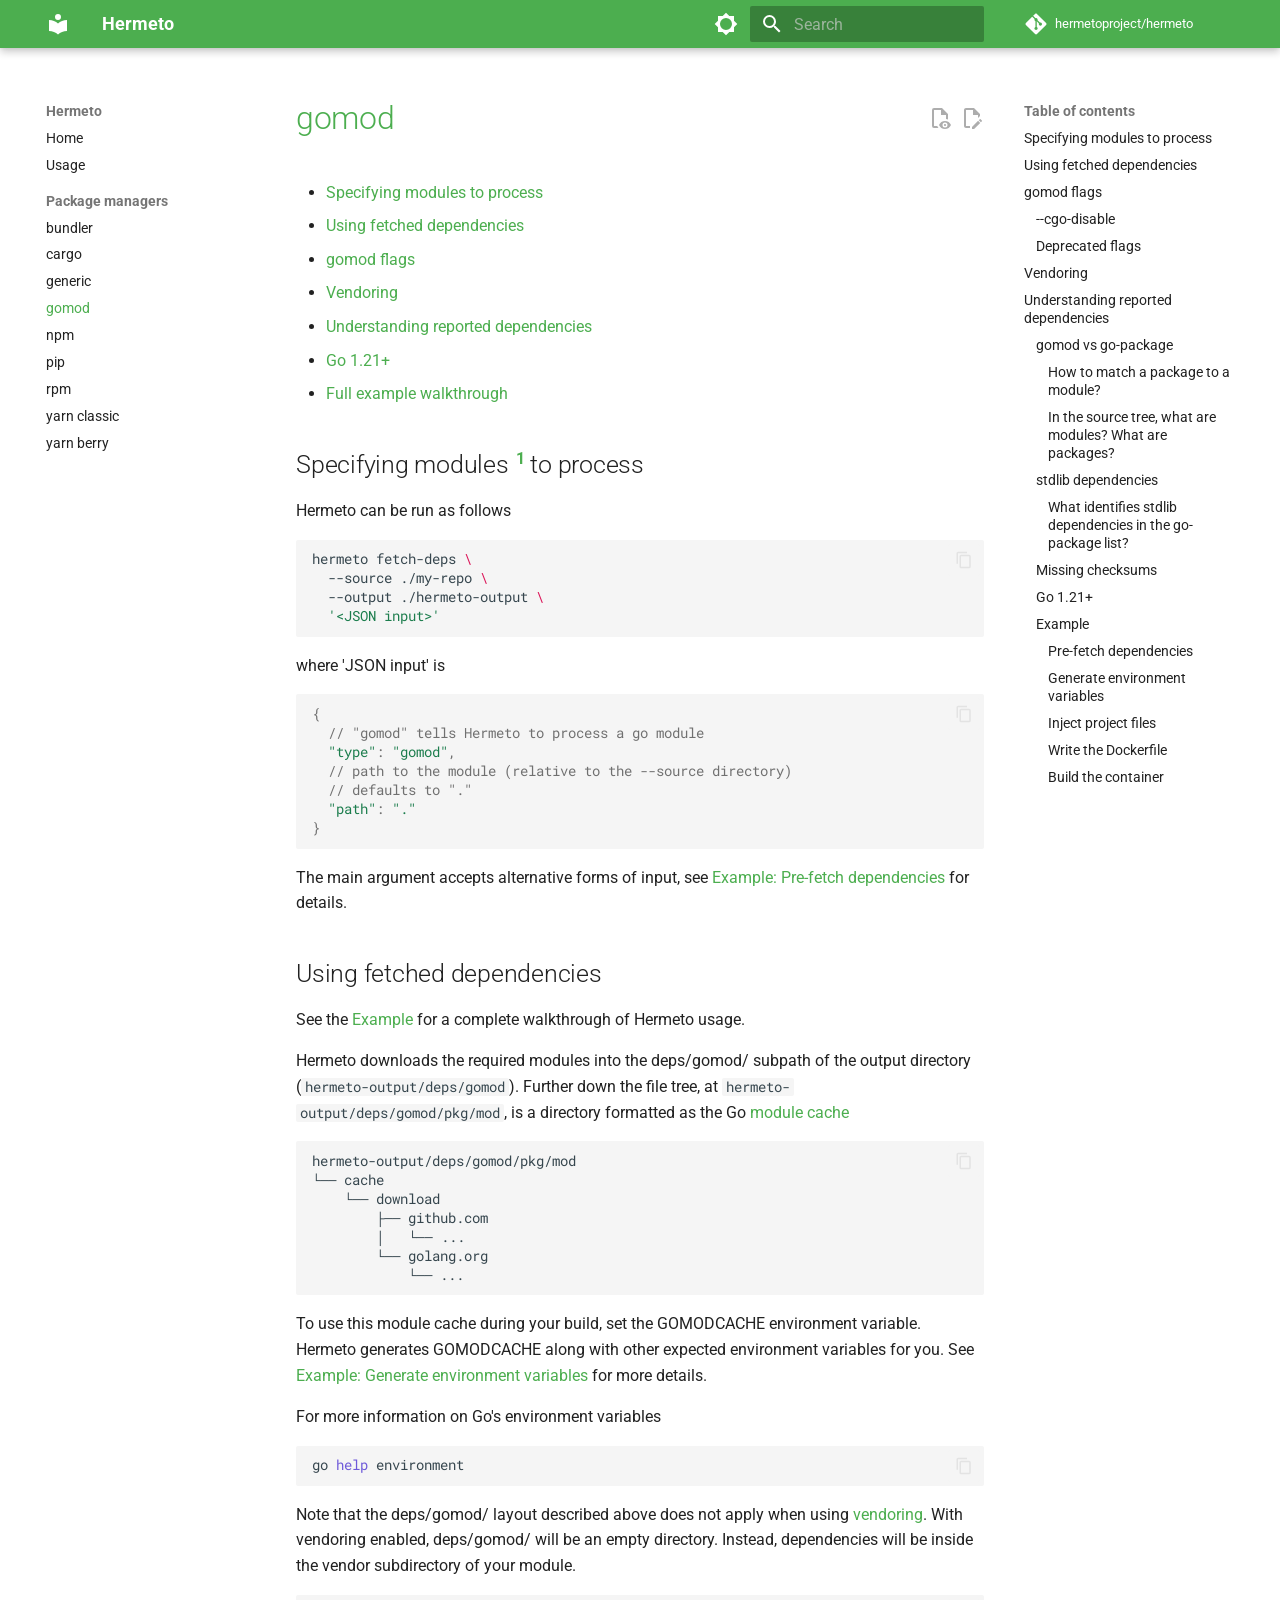
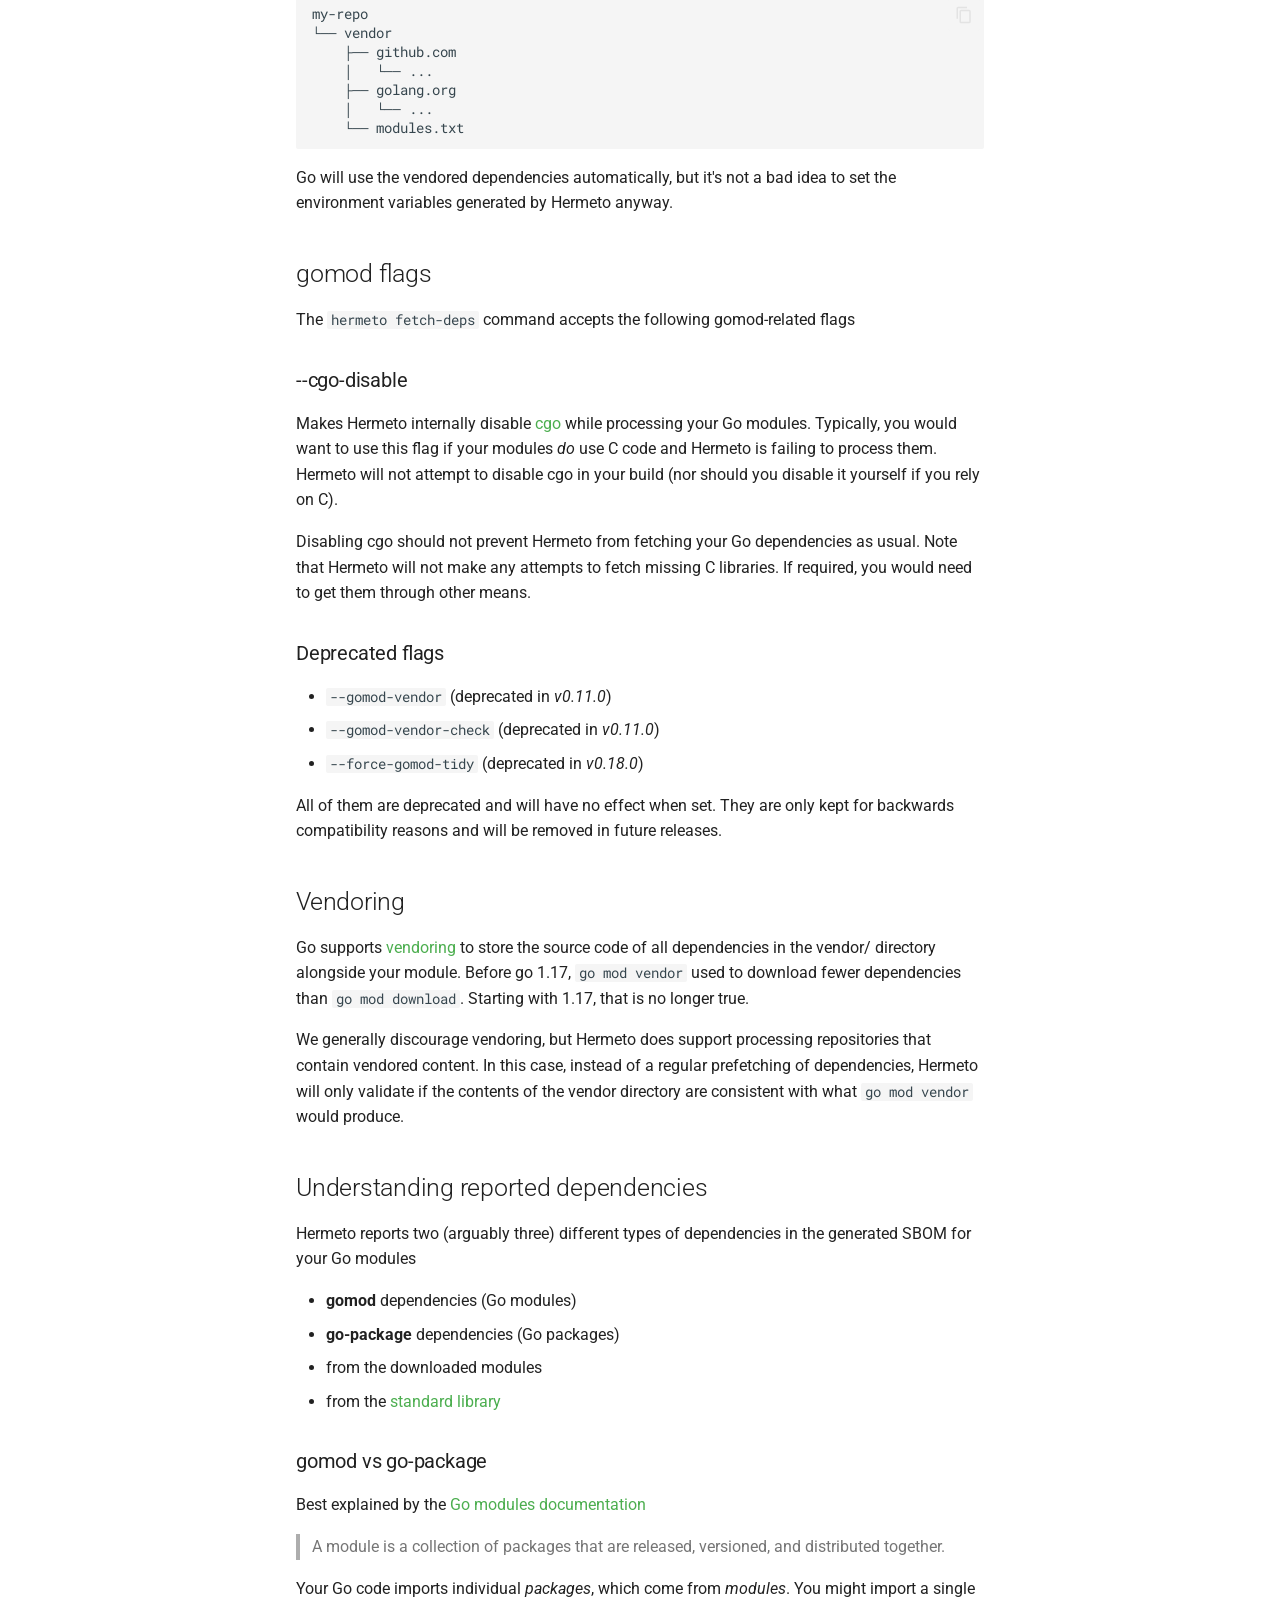
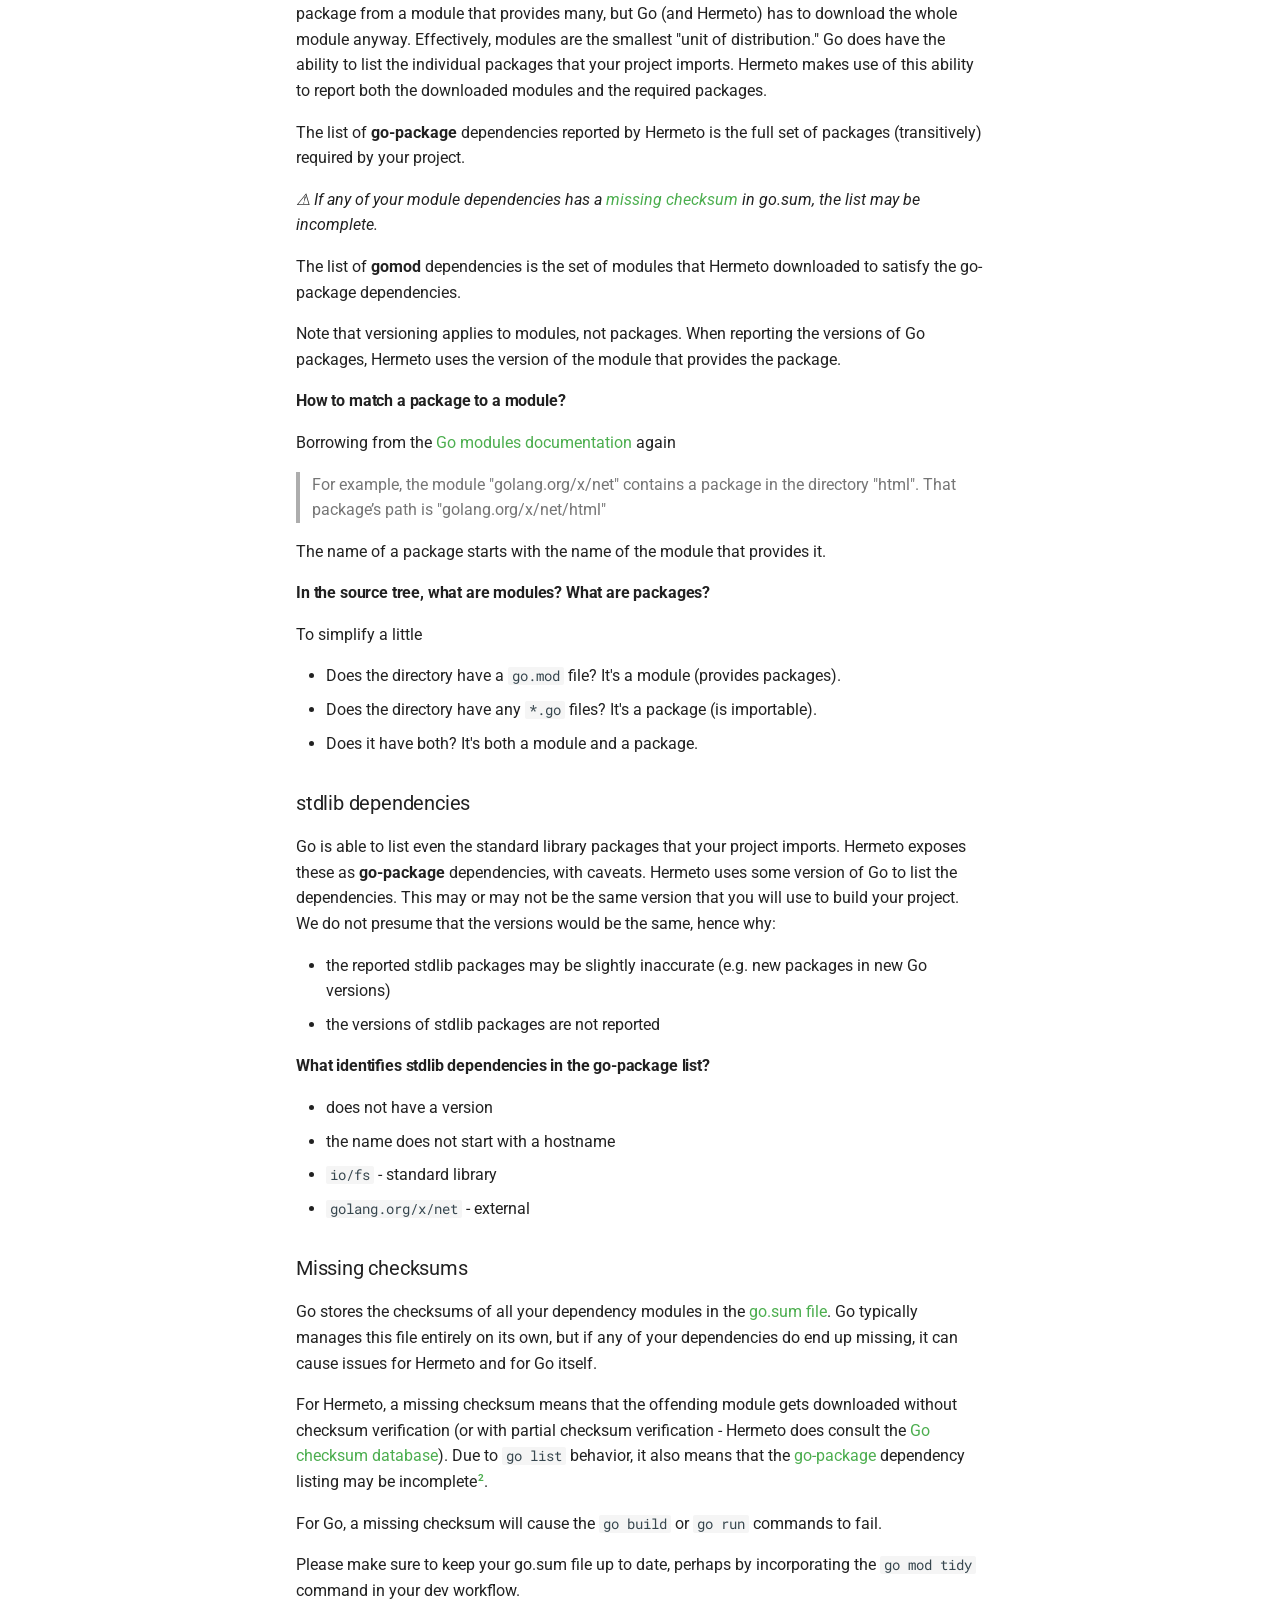
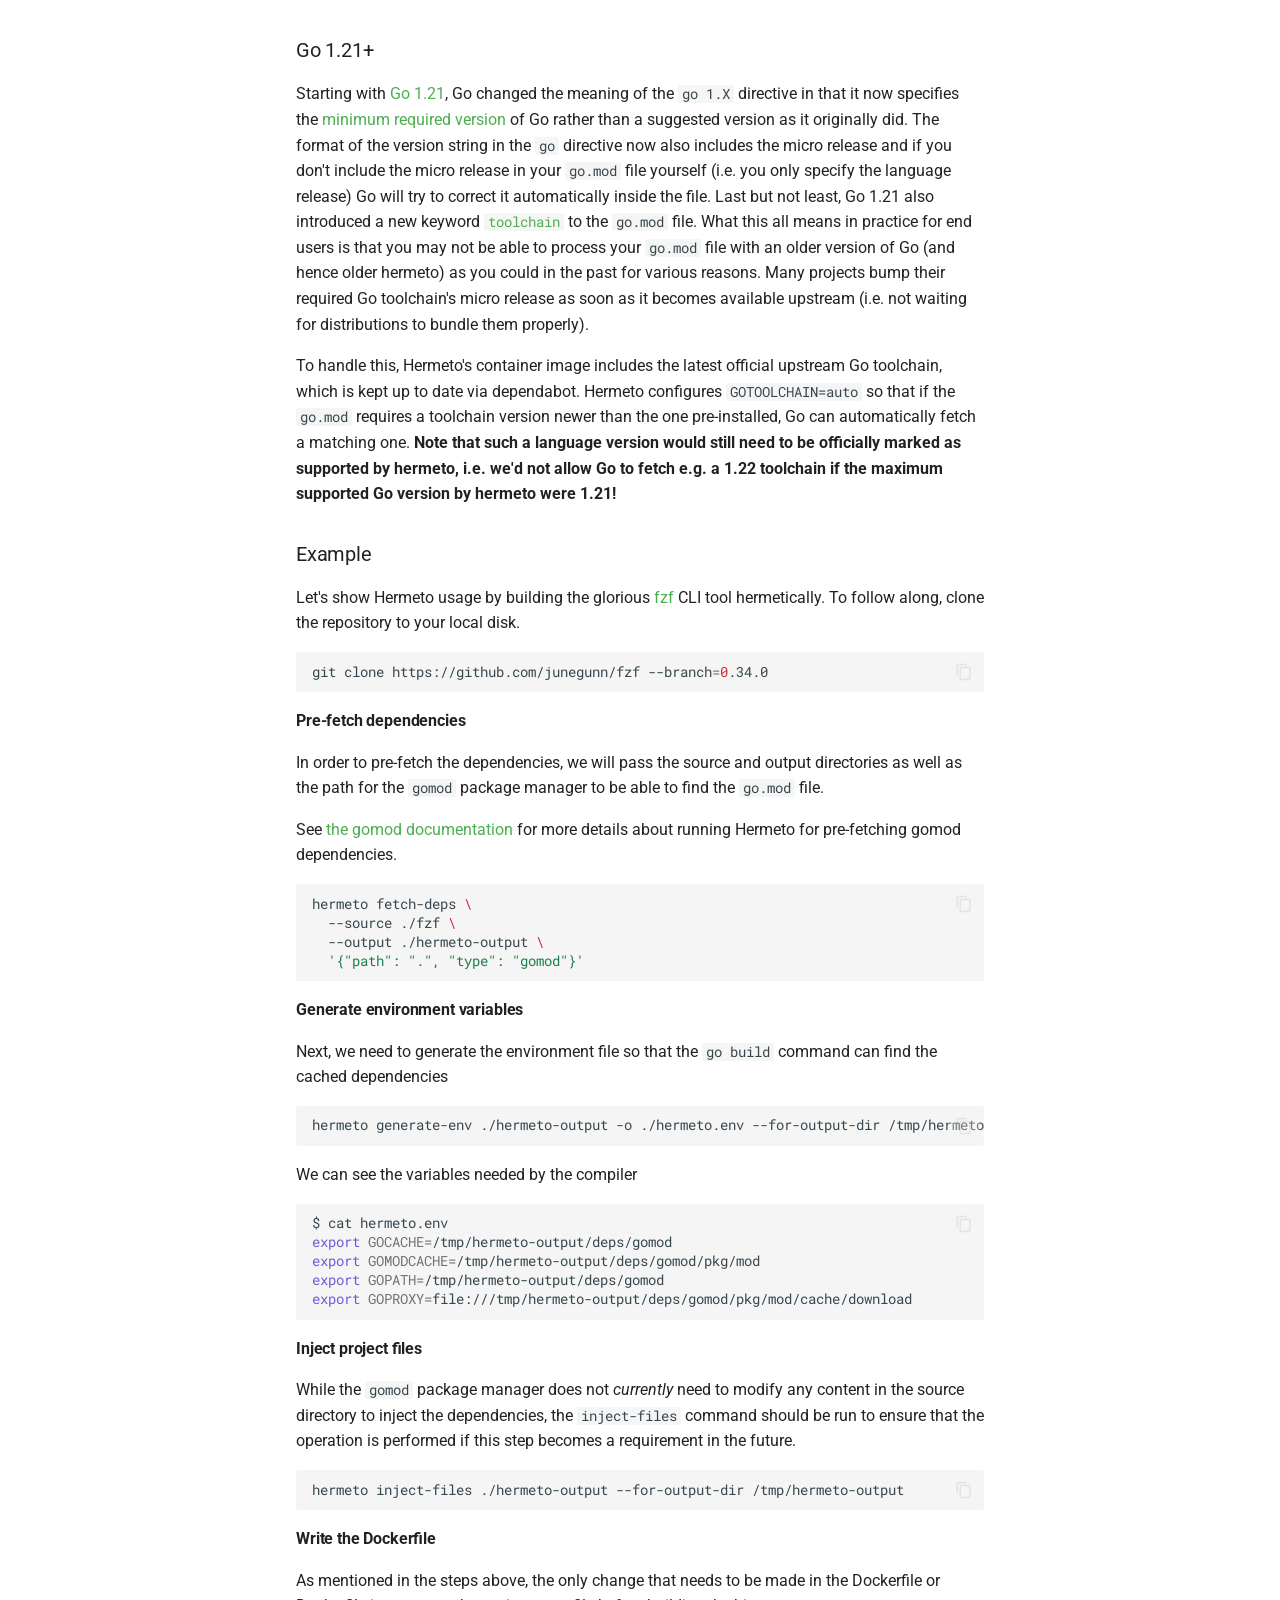
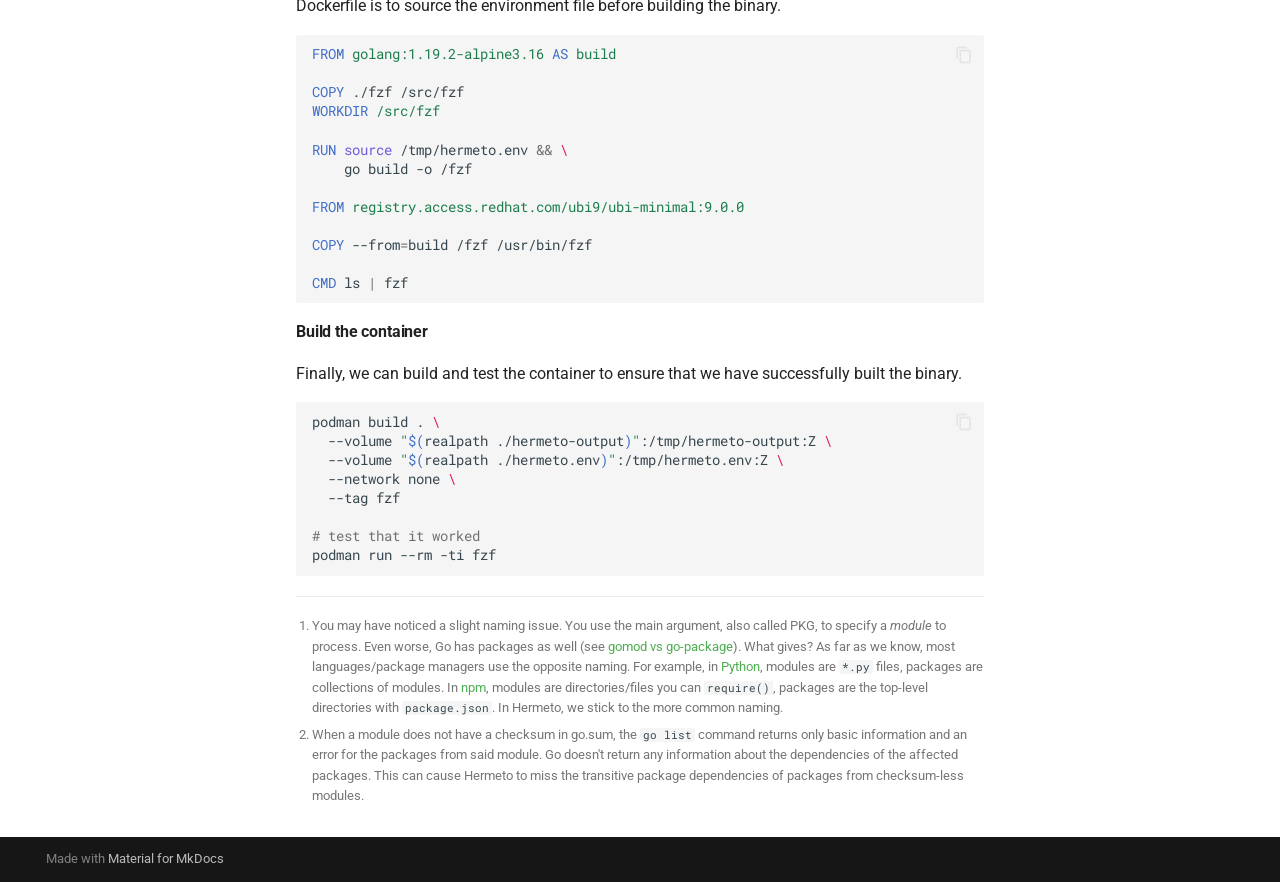
<file: gomod/index.html>
<!doctype html>
<html lang="en" class="no-js">
  <head>
    
      <meta charset="utf-8">
      <meta name="viewport" content="width=device-width,initial-scale=1">
      
      
      
      
        <link rel="prev" href="../generic/">
      
      
        <link rel="next" href="../npm/">
      
      
        
      
      
      <link rel="icon" href="../assets/images/favicon.png">
      <meta name="generator" content="mkdocs-1.6.1, mkdocs-material-9.7.4">
    
    
      
        <title>gomod - Hermeto</title>
      
    
    
      <link rel="stylesheet" href="../assets/stylesheets/main.484c7ddc.min.css">
      
        
        <link rel="stylesheet" href="../assets/stylesheets/palette.ab4e12ef.min.css">
      
      


    
    
      
    
    
      
        
        
        <link rel="preconnect" href="https://fonts.gstatic.com" crossorigin>
        <link rel="stylesheet" href="https://fonts.googleapis.com/css?family=Roboto:300,300i,400,400i,700,700i%7CRoboto+Mono:400,400i,700,700i&display=fallback">
        <style>:root{--md-text-font:"Roboto";--md-code-font:"Roboto Mono"}</style>
      
    
    
    <script>__md_scope=new URL("..",location),__md_hash=e=>[...e].reduce(((e,_)=>(e<<5)-e+_.charCodeAt(0)),0),__md_get=(e,_=localStorage,t=__md_scope)=>JSON.parse(_.getItem(t.pathname+"."+e)),__md_set=(e,_,t=localStorage,a=__md_scope)=>{try{t.setItem(a.pathname+"."+e,JSON.stringify(_))}catch(e){}}</script>
    
      

    
    
  </head>
  
  
    
    
      
    
    
    
    
    <body dir="ltr" data-md-color-scheme="default" data-md-color-primary="green" data-md-color-accent="green">
  
    
    <input class="md-toggle" data-md-toggle="drawer" type="checkbox" id="__drawer" autocomplete="off">
    <input class="md-toggle" data-md-toggle="search" type="checkbox" id="__search" autocomplete="off">
    <label class="md-overlay" for="__drawer"></label>
    <div data-md-component="skip">
      
        
        <a href="#gomod" class="md-skip">
          Skip to content
        </a>
      
    </div>
    <div data-md-component="announce">
      
    </div>
    
    
      

  

<header class="md-header md-header--shadow" data-md-component="header">
  <nav class="md-header__inner md-grid" aria-label="Header">
    <a href=".." title="Hermeto" class="md-header__button md-logo" aria-label="Hermeto" data-md-component="logo">
      
  
  <svg xmlns="http://www.w3.org/2000/svg" viewBox="0 0 24 24"><path d="M12 8a3 3 0 0 0 3-3 3 3 0 0 0-3-3 3 3 0 0 0-3 3 3 3 0 0 0 3 3m0 3.54C9.64 9.35 6.5 8 3 8v11c3.5 0 6.64 1.35 9 3.54 2.36-2.19 5.5-3.54 9-3.54V8c-3.5 0-6.64 1.35-9 3.54"/></svg>

    </a>
    <label class="md-header__button md-icon" for="__drawer">
      
      <svg xmlns="http://www.w3.org/2000/svg" viewBox="0 0 24 24"><path d="M3 6h18v2H3zm0 5h18v2H3zm0 5h18v2H3z"/></svg>
    </label>
    <div class="md-header__title" data-md-component="header-title">
      <div class="md-header__ellipsis">
        <div class="md-header__topic">
          <span class="md-ellipsis">
            Hermeto
          </span>
        </div>
        <div class="md-header__topic" data-md-component="header-topic">
          <span class="md-ellipsis">
            
              gomod
            
          </span>
        </div>
      </div>
    </div>
    
      
        <form class="md-header__option" data-md-component="palette">
  
    
    
    
    <input class="md-option" data-md-color-media="" data-md-color-scheme="default" data-md-color-primary="green" data-md-color-accent="green"  aria-label="Switch to dark mode"  type="radio" name="__palette" id="__palette_0">
    
      <label class="md-header__button md-icon" title="Switch to dark mode" for="__palette_1" hidden>
        <svg xmlns="http://www.w3.org/2000/svg" viewBox="0 0 24 24"><path d="M12 18a6 6 0 0 1-6-6 6 6 0 0 1 6-6 6 6 0 0 1 6 6 6 6 0 0 1-6 6m8-2.69L23.31 12 20 8.69V4h-4.69L12 .69 8.69 4H4v4.69L.69 12 4 15.31V20h4.69L12 23.31 15.31 20H20z"/></svg>
      </label>
    
  
    
    
    
    <input class="md-option" data-md-color-media="" data-md-color-scheme="slate" data-md-color-primary="green" data-md-color-accent="green"  aria-label="Switch to light mode"  type="radio" name="__palette" id="__palette_1">
    
      <label class="md-header__button md-icon" title="Switch to light mode" for="__palette_0" hidden>
        <svg xmlns="http://www.w3.org/2000/svg" viewBox="0 0 24 24"><path d="M12 18c-.89 0-1.74-.2-2.5-.55C11.56 16.5 13 14.42 13 12s-1.44-4.5-3.5-5.45C10.26 6.2 11.11 6 12 6a6 6 0 0 1 6 6 6 6 0 0 1-6 6m8-9.31V4h-4.69L12 .69 8.69 4H4v4.69L.69 12 4 15.31V20h4.69L12 23.31 15.31 20H20v-4.69L23.31 12z"/></svg>
      </label>
    
  
</form>
      
    
    
      <script>var palette=__md_get("__palette");if(palette&&palette.color){if("(prefers-color-scheme)"===palette.color.media){var media=matchMedia("(prefers-color-scheme: light)"),input=document.querySelector(media.matches?"[data-md-color-media='(prefers-color-scheme: light)']":"[data-md-color-media='(prefers-color-scheme: dark)']");palette.color.media=input.getAttribute("data-md-color-media"),palette.color.scheme=input.getAttribute("data-md-color-scheme"),palette.color.primary=input.getAttribute("data-md-color-primary"),palette.color.accent=input.getAttribute("data-md-color-accent")}for(var[key,value]of Object.entries(palette.color))document.body.setAttribute("data-md-color-"+key,value)}</script>
    
    
    
      
      
        <label class="md-header__button md-icon" for="__search">
          
          <svg xmlns="http://www.w3.org/2000/svg" viewBox="0 0 24 24"><path d="M9.5 3A6.5 6.5 0 0 1 16 9.5c0 1.61-.59 3.09-1.56 4.23l.27.27h.79l5 5-1.5 1.5-5-5v-.79l-.27-.27A6.52 6.52 0 0 1 9.5 16 6.5 6.5 0 0 1 3 9.5 6.5 6.5 0 0 1 9.5 3m0 2C7 5 5 7 5 9.5S7 14 9.5 14 14 12 14 9.5 12 5 9.5 5"/></svg>
        </label>
        <div class="md-search" data-md-component="search" role="dialog">
  <label class="md-search__overlay" for="__search"></label>
  <div class="md-search__inner" role="search">
    <form class="md-search__form" name="search">
      <input type="text" class="md-search__input" name="query" aria-label="Search" placeholder="Search" autocapitalize="off" autocorrect="off" autocomplete="off" spellcheck="false" data-md-component="search-query" required>
      <label class="md-search__icon md-icon" for="__search">
        
        <svg xmlns="http://www.w3.org/2000/svg" viewBox="0 0 24 24"><path d="M9.5 3A6.5 6.5 0 0 1 16 9.5c0 1.61-.59 3.09-1.56 4.23l.27.27h.79l5 5-1.5 1.5-5-5v-.79l-.27-.27A6.52 6.52 0 0 1 9.5 16 6.5 6.5 0 0 1 3 9.5 6.5 6.5 0 0 1 9.5 3m0 2C7 5 5 7 5 9.5S7 14 9.5 14 14 12 14 9.5 12 5 9.5 5"/></svg>
        
        <svg xmlns="http://www.w3.org/2000/svg" viewBox="0 0 24 24"><path d="M20 11v2H8l5.5 5.5-1.42 1.42L4.16 12l7.92-7.92L13.5 5.5 8 11z"/></svg>
      </label>
      <nav class="md-search__options" aria-label="Search">
        
          <a href="javascript:void(0)" class="md-search__icon md-icon" title="Share" aria-label="Share" data-clipboard data-clipboard-text="" data-md-component="search-share" tabindex="-1">
            
            <svg xmlns="http://www.w3.org/2000/svg" viewBox="0 0 24 24"><path d="M18 16.08c-.76 0-1.44.3-1.96.77L8.91 12.7c.05-.23.09-.46.09-.7s-.04-.47-.09-.7l7.05-4.11c.54.5 1.25.81 2.04.81a3 3 0 0 0 3-3 3 3 0 0 0-3-3 3 3 0 0 0-3 3c0 .24.04.47.09.7L8.04 9.81C7.5 9.31 6.79 9 6 9a3 3 0 0 0-3 3 3 3 0 0 0 3 3c.79 0 1.5-.31 2.04-.81l7.12 4.15c-.05.21-.08.43-.08.66 0 1.61 1.31 2.91 2.92 2.91s2.92-1.3 2.92-2.91A2.92 2.92 0 0 0 18 16.08"/></svg>
          </a>
        
        <button type="reset" class="md-search__icon md-icon" title="Clear" aria-label="Clear" tabindex="-1">
          
          <svg xmlns="http://www.w3.org/2000/svg" viewBox="0 0 24 24"><path d="M19 6.41 17.59 5 12 10.59 6.41 5 5 6.41 10.59 12 5 17.59 6.41 19 12 13.41 17.59 19 19 17.59 13.41 12z"/></svg>
        </button>
      </nav>
      
        <div class="md-search__suggest" data-md-component="search-suggest"></div>
      
    </form>
    <div class="md-search__output">
      <div class="md-search__scrollwrap" tabindex="0" data-md-scrollfix>
        <div class="md-search-result" data-md-component="search-result">
          <div class="md-search-result__meta">
            Initializing search
          </div>
          <ol class="md-search-result__list" role="presentation"></ol>
        </div>
      </div>
    </div>
  </div>
</div>
      
    
    
      <div class="md-header__source">
        <a href="https://github.com/hermetoproject/hermeto" title="Go to repository" class="md-source" data-md-component="source">
  <div class="md-source__icon md-icon">
    
    <svg xmlns="http://www.w3.org/2000/svg" viewBox="0 0 448 512"><!--! Font Awesome Free 7.1.0 by @fontawesome - https://fontawesome.com License - https://fontawesome.com/license/free (Icons: CC BY 4.0, Fonts: SIL OFL 1.1, Code: MIT License) Copyright 2025 Fonticons, Inc.--><path d="M439.6 236.1 244 40.5c-5.4-5.5-12.8-8.5-20.4-8.5s-15 3-20.4 8.4L162.5 81l51.5 51.5c27.1-9.1 52.7 16.8 43.4 43.7l49.7 49.7c34.2-11.8 61.2 31 35.5 56.7-26.5 26.5-70.2-2.9-56-37.3L240.3 199v121.9c25.3 12.5 22.3 41.8 9.1 55-6.4 6.4-15.2 10.1-24.3 10.1s-17.8-3.6-24.3-10.1c-17.6-17.6-11.1-46.9 11.2-56v-123c-20.8-8.5-24.6-30.7-18.6-45L142.6 101 8.5 235.1C3 240.6 0 247.9 0 255.5s3 15 8.5 20.4l195.6 195.7c5.4 5.4 12.7 8.4 20.4 8.4s15-3 20.4-8.4l194.7-194.7c5.4-5.4 8.4-12.8 8.4-20.4s-3-15-8.4-20.4"/></svg>
  </div>
  <div class="md-source__repository">
    hermetoproject/hermeto
  </div>
</a>
      </div>
    
  </nav>
  
</header>
    
    <div class="md-container" data-md-component="container">
      
      
        
          
        
      
      <main class="md-main" data-md-component="main">
        <div class="md-main__inner md-grid">
          
            
              
              <div class="md-sidebar md-sidebar--primary" data-md-component="sidebar" data-md-type="navigation" >
                <div class="md-sidebar__scrollwrap">
                  <div class="md-sidebar__inner">
                    



<nav class="md-nav md-nav--primary" aria-label="Navigation" data-md-level="0">
  <label class="md-nav__title" for="__drawer">
    <a href=".." title="Hermeto" class="md-nav__button md-logo" aria-label="Hermeto" data-md-component="logo">
      
  
  <svg xmlns="http://www.w3.org/2000/svg" viewBox="0 0 24 24"><path d="M12 8a3 3 0 0 0 3-3 3 3 0 0 0-3-3 3 3 0 0 0-3 3 3 3 0 0 0 3 3m0 3.54C9.64 9.35 6.5 8 3 8v11c3.5 0 6.64 1.35 9 3.54 2.36-2.19 5.5-3.54 9-3.54V8c-3.5 0-6.64 1.35-9 3.54"/></svg>

    </a>
    Hermeto
  </label>
  
    <div class="md-nav__source">
      <a href="https://github.com/hermetoproject/hermeto" title="Go to repository" class="md-source" data-md-component="source">
  <div class="md-source__icon md-icon">
    
    <svg xmlns="http://www.w3.org/2000/svg" viewBox="0 0 448 512"><!--! Font Awesome Free 7.1.0 by @fontawesome - https://fontawesome.com License - https://fontawesome.com/license/free (Icons: CC BY 4.0, Fonts: SIL OFL 1.1, Code: MIT License) Copyright 2025 Fonticons, Inc.--><path d="M439.6 236.1 244 40.5c-5.4-5.5-12.8-8.5-20.4-8.5s-15 3-20.4 8.4L162.5 81l51.5 51.5c27.1-9.1 52.7 16.8 43.4 43.7l49.7 49.7c34.2-11.8 61.2 31 35.5 56.7-26.5 26.5-70.2-2.9-56-37.3L240.3 199v121.9c25.3 12.5 22.3 41.8 9.1 55-6.4 6.4-15.2 10.1-24.3 10.1s-17.8-3.6-24.3-10.1c-17.6-17.6-11.1-46.9 11.2-56v-123c-20.8-8.5-24.6-30.7-18.6-45L142.6 101 8.5 235.1C3 240.6 0 247.9 0 255.5s3 15 8.5 20.4l195.6 195.7c5.4 5.4 12.7 8.4 20.4 8.4s15-3 20.4-8.4l194.7-194.7c5.4-5.4 8.4-12.8 8.4-20.4s-3-15-8.4-20.4"/></svg>
  </div>
  <div class="md-source__repository">
    hermetoproject/hermeto
  </div>
</a>
    </div>
  
  <ul class="md-nav__list" data-md-scrollfix>
    
      
      
  
  
  
  
    <li class="md-nav__item">
      <a href=".." class="md-nav__link">
        
  
  
  <span class="md-ellipsis">
    
  
    Home
  

    
  </span>
  
  

      </a>
    </li>
  

    
      
      
  
  
  
  
    <li class="md-nav__item">
      <a href="../usage/" class="md-nav__link">
        
  
  
  <span class="md-ellipsis">
    
  
    Usage
  

    
  </span>
  
  

      </a>
    </li>
  

    
      
      
  
  
    
  
  
  
    
    
    
    
      
        
        
      
    
    
    <li class="md-nav__item md-nav__item--active md-nav__item--section md-nav__item--nested">
      
        
        
        <input class="md-nav__toggle md-toggle " type="checkbox" id="__nav_3" checked>
        
          
          <label class="md-nav__link" for="__nav_3" id="__nav_3_label" tabindex="">
            
  
  
  <span class="md-ellipsis">
    
  
    Package managers
  

    
  </span>
  
  

            <span class="md-nav__icon md-icon"></span>
          </label>
        
        <nav class="md-nav" data-md-level="1" aria-labelledby="__nav_3_label" aria-expanded="true">
          <label class="md-nav__title" for="__nav_3">
            <span class="md-nav__icon md-icon"></span>
            
  
    Package managers
  

          </label>
          <ul class="md-nav__list" data-md-scrollfix>
            
              
                
  
  
  
  
    <li class="md-nav__item">
      <a href="../bundler/" class="md-nav__link">
        
  
  
  <span class="md-ellipsis">
    
  
    bundler
  

    
  </span>
  
  

      </a>
    </li>
  

              
            
              
                
  
  
  
  
    <li class="md-nav__item">
      <a href="../cargo/" class="md-nav__link">
        
  
  
  <span class="md-ellipsis">
    
  
    cargo
  

    
  </span>
  
  

      </a>
    </li>
  

              
            
              
                
  
  
  
  
    <li class="md-nav__item">
      <a href="../generic/" class="md-nav__link">
        
  
  
  <span class="md-ellipsis">
    
  
    generic
  

    
  </span>
  
  

      </a>
    </li>
  

              
            
              
                
  
  
    
  
  
  
    <li class="md-nav__item md-nav__item--active">
      
      <input class="md-nav__toggle md-toggle" type="checkbox" id="__toc">
      
      
        
      
      
        <label class="md-nav__link md-nav__link--active" for="__toc">
          
  
  
  <span class="md-ellipsis">
    
  
    gomod
  

    
  </span>
  
  

          <span class="md-nav__icon md-icon"></span>
        </label>
      
      <a href="./" class="md-nav__link md-nav__link--active">
        
  
  
  <span class="md-ellipsis">
    
  
    gomod
  

    
  </span>
  
  

      </a>
      
        

<nav class="md-nav md-nav--secondary" aria-label="Table of contents">
  
  
  
    
  
  
    <label class="md-nav__title" for="__toc">
      <span class="md-nav__icon md-icon"></span>
      Table of contents
    </label>
    <ul class="md-nav__list" data-md-component="toc" data-md-scrollfix>
      
        <li class="md-nav__item">
  <a href="#specifying-modules-to-process" class="md-nav__link">
    <span class="md-ellipsis">
      
        Specifying modules to process
      
    </span>
  </a>
  
</li>
      
        <li class="md-nav__item">
  <a href="#using-fetched-dependencies" class="md-nav__link">
    <span class="md-ellipsis">
      
        Using fetched dependencies
      
    </span>
  </a>
  
</li>
      
        <li class="md-nav__item">
  <a href="#gomod-flags" class="md-nav__link">
    <span class="md-ellipsis">
      
        gomod flags
      
    </span>
  </a>
  
    <nav class="md-nav" aria-label="gomod flags">
      <ul class="md-nav__list">
        
          <li class="md-nav__item">
  <a href="#-cgo-disable" class="md-nav__link">
    <span class="md-ellipsis">
      
        --cgo-disable
      
    </span>
  </a>
  
</li>
        
          <li class="md-nav__item">
  <a href="#deprecated-flags" class="md-nav__link">
    <span class="md-ellipsis">
      
        Deprecated flags
      
    </span>
  </a>
  
</li>
        
      </ul>
    </nav>
  
</li>
      
        <li class="md-nav__item">
  <a href="#vendoring" class="md-nav__link">
    <span class="md-ellipsis">
      
        Vendoring
      
    </span>
  </a>
  
</li>
      
        <li class="md-nav__item">
  <a href="#understanding-reported-dependencies" class="md-nav__link">
    <span class="md-ellipsis">
      
        Understanding reported dependencies
      
    </span>
  </a>
  
    <nav class="md-nav" aria-label="Understanding reported dependencies">
      <ul class="md-nav__list">
        
          <li class="md-nav__item">
  <a href="#gomod-vs-go-package" class="md-nav__link">
    <span class="md-ellipsis">
      
        gomod vs go-package
      
    </span>
  </a>
  
    <nav class="md-nav" aria-label="gomod vs go-package">
      <ul class="md-nav__list">
        
          <li class="md-nav__item">
  <a href="#how-to-match-a-package-to-a-module" class="md-nav__link">
    <span class="md-ellipsis">
      
        How to match a package to a module?
      
    </span>
  </a>
  
</li>
        
          <li class="md-nav__item">
  <a href="#in-the-source-tree-what-are-modules-what-are-packages" class="md-nav__link">
    <span class="md-ellipsis">
      
        In the source tree, what are modules? What are packages?
      
    </span>
  </a>
  
</li>
        
      </ul>
    </nav>
  
</li>
        
          <li class="md-nav__item">
  <a href="#stdlib-dependencies" class="md-nav__link">
    <span class="md-ellipsis">
      
        stdlib dependencies
      
    </span>
  </a>
  
    <nav class="md-nav" aria-label="stdlib dependencies">
      <ul class="md-nav__list">
        
          <li class="md-nav__item">
  <a href="#what-identifies-stdlib-dependencies-in-the-go-package-list" class="md-nav__link">
    <span class="md-ellipsis">
      
        What identifies stdlib dependencies in the go-package list?
      
    </span>
  </a>
  
</li>
        
      </ul>
    </nav>
  
</li>
        
          <li class="md-nav__item">
  <a href="#missing-checksums" class="md-nav__link">
    <span class="md-ellipsis">
      
        Missing checksums
      
    </span>
  </a>
  
</li>
        
          <li class="md-nav__item">
  <a href="#go-121" class="md-nav__link">
    <span class="md-ellipsis">
      
        Go 1.21+
      
    </span>
  </a>
  
</li>
        
          <li class="md-nav__item">
  <a href="#example" class="md-nav__link">
    <span class="md-ellipsis">
      
        Example
      
    </span>
  </a>
  
    <nav class="md-nav" aria-label="Example">
      <ul class="md-nav__list">
        
          <li class="md-nav__item">
  <a href="#pre-fetch-dependencies" class="md-nav__link">
    <span class="md-ellipsis">
      
        Pre-fetch dependencies
      
    </span>
  </a>
  
</li>
        
          <li class="md-nav__item">
  <a href="#generate-environment-variables" class="md-nav__link">
    <span class="md-ellipsis">
      
        Generate environment variables
      
    </span>
  </a>
  
</li>
        
          <li class="md-nav__item">
  <a href="#inject-project-files" class="md-nav__link">
    <span class="md-ellipsis">
      
        Inject project files
      
    </span>
  </a>
  
</li>
        
          <li class="md-nav__item">
  <a href="#write-the-dockerfile" class="md-nav__link">
    <span class="md-ellipsis">
      
        Write the Dockerfile
      
    </span>
  </a>
  
</li>
        
          <li class="md-nav__item">
  <a href="#build-the-container" class="md-nav__link">
    <span class="md-ellipsis">
      
        Build the container
      
    </span>
  </a>
  
</li>
        
      </ul>
    </nav>
  
</li>
        
      </ul>
    </nav>
  
</li>
      
    </ul>
  
</nav>
      
    </li>
  

              
            
              
                
  
  
  
  
    <li class="md-nav__item">
      <a href="../npm/" class="md-nav__link">
        
  
  
  <span class="md-ellipsis">
    
  
    npm
  

    
  </span>
  
  

      </a>
    </li>
  

              
            
              
                
  
  
  
  
    <li class="md-nav__item">
      <a href="../pip/" class="md-nav__link">
        
  
  
  <span class="md-ellipsis">
    
  
    pip
  

    
  </span>
  
  

      </a>
    </li>
  

              
            
              
                
  
  
  
  
    <li class="md-nav__item">
      <a href="../rpm/" class="md-nav__link">
        
  
  
  <span class="md-ellipsis">
    
  
    rpm
  

    
  </span>
  
  

      </a>
    </li>
  

              
            
              
                
  
  
  
  
    <li class="md-nav__item">
      <a href="../yarn_classic/" class="md-nav__link">
        
  
  
  <span class="md-ellipsis">
    
  
    yarn classic
  

    
  </span>
  
  

      </a>
    </li>
  

              
            
              
                
  
  
  
  
    <li class="md-nav__item">
      <a href="../yarn/" class="md-nav__link">
        
  
  
  <span class="md-ellipsis">
    
  
    yarn berry
  

    
  </span>
  
  

      </a>
    </li>
  

              
            
          </ul>
        </nav>
      
    </li>
  

    
  </ul>
</nav>
                  </div>
                </div>
              </div>
            
            
              
              <div class="md-sidebar md-sidebar--secondary" data-md-component="sidebar" data-md-type="toc" >
                <div class="md-sidebar__scrollwrap">
                  <div class="md-sidebar__inner">
                    

<nav class="md-nav md-nav--secondary" aria-label="Table of contents">
  
  
  
    
  
  
    <label class="md-nav__title" for="__toc">
      <span class="md-nav__icon md-icon"></span>
      Table of contents
    </label>
    <ul class="md-nav__list" data-md-component="toc" data-md-scrollfix>
      
        <li class="md-nav__item">
  <a href="#specifying-modules-to-process" class="md-nav__link">
    <span class="md-ellipsis">
      
        Specifying modules to process
      
    </span>
  </a>
  
</li>
      
        <li class="md-nav__item">
  <a href="#using-fetched-dependencies" class="md-nav__link">
    <span class="md-ellipsis">
      
        Using fetched dependencies
      
    </span>
  </a>
  
</li>
      
        <li class="md-nav__item">
  <a href="#gomod-flags" class="md-nav__link">
    <span class="md-ellipsis">
      
        gomod flags
      
    </span>
  </a>
  
    <nav class="md-nav" aria-label="gomod flags">
      <ul class="md-nav__list">
        
          <li class="md-nav__item">
  <a href="#-cgo-disable" class="md-nav__link">
    <span class="md-ellipsis">
      
        --cgo-disable
      
    </span>
  </a>
  
</li>
        
          <li class="md-nav__item">
  <a href="#deprecated-flags" class="md-nav__link">
    <span class="md-ellipsis">
      
        Deprecated flags
      
    </span>
  </a>
  
</li>
        
      </ul>
    </nav>
  
</li>
      
        <li class="md-nav__item">
  <a href="#vendoring" class="md-nav__link">
    <span class="md-ellipsis">
      
        Vendoring
      
    </span>
  </a>
  
</li>
      
        <li class="md-nav__item">
  <a href="#understanding-reported-dependencies" class="md-nav__link">
    <span class="md-ellipsis">
      
        Understanding reported dependencies
      
    </span>
  </a>
  
    <nav class="md-nav" aria-label="Understanding reported dependencies">
      <ul class="md-nav__list">
        
          <li class="md-nav__item">
  <a href="#gomod-vs-go-package" class="md-nav__link">
    <span class="md-ellipsis">
      
        gomod vs go-package
      
    </span>
  </a>
  
    <nav class="md-nav" aria-label="gomod vs go-package">
      <ul class="md-nav__list">
        
          <li class="md-nav__item">
  <a href="#how-to-match-a-package-to-a-module" class="md-nav__link">
    <span class="md-ellipsis">
      
        How to match a package to a module?
      
    </span>
  </a>
  
</li>
        
          <li class="md-nav__item">
  <a href="#in-the-source-tree-what-are-modules-what-are-packages" class="md-nav__link">
    <span class="md-ellipsis">
      
        In the source tree, what are modules? What are packages?
      
    </span>
  </a>
  
</li>
        
      </ul>
    </nav>
  
</li>
        
          <li class="md-nav__item">
  <a href="#stdlib-dependencies" class="md-nav__link">
    <span class="md-ellipsis">
      
        stdlib dependencies
      
    </span>
  </a>
  
    <nav class="md-nav" aria-label="stdlib dependencies">
      <ul class="md-nav__list">
        
          <li class="md-nav__item">
  <a href="#what-identifies-stdlib-dependencies-in-the-go-package-list" class="md-nav__link">
    <span class="md-ellipsis">
      
        What identifies stdlib dependencies in the go-package list?
      
    </span>
  </a>
  
</li>
        
      </ul>
    </nav>
  
</li>
        
          <li class="md-nav__item">
  <a href="#missing-checksums" class="md-nav__link">
    <span class="md-ellipsis">
      
        Missing checksums
      
    </span>
  </a>
  
</li>
        
          <li class="md-nav__item">
  <a href="#go-121" class="md-nav__link">
    <span class="md-ellipsis">
      
        Go 1.21+
      
    </span>
  </a>
  
</li>
        
          <li class="md-nav__item">
  <a href="#example" class="md-nav__link">
    <span class="md-ellipsis">
      
        Example
      
    </span>
  </a>
  
    <nav class="md-nav" aria-label="Example">
      <ul class="md-nav__list">
        
          <li class="md-nav__item">
  <a href="#pre-fetch-dependencies" class="md-nav__link">
    <span class="md-ellipsis">
      
        Pre-fetch dependencies
      
    </span>
  </a>
  
</li>
        
          <li class="md-nav__item">
  <a href="#generate-environment-variables" class="md-nav__link">
    <span class="md-ellipsis">
      
        Generate environment variables
      
    </span>
  </a>
  
</li>
        
          <li class="md-nav__item">
  <a href="#inject-project-files" class="md-nav__link">
    <span class="md-ellipsis">
      
        Inject project files
      
    </span>
  </a>
  
</li>
        
          <li class="md-nav__item">
  <a href="#write-the-dockerfile" class="md-nav__link">
    <span class="md-ellipsis">
      
        Write the Dockerfile
      
    </span>
  </a>
  
</li>
        
          <li class="md-nav__item">
  <a href="#build-the-container" class="md-nav__link">
    <span class="md-ellipsis">
      
        Build the container
      
    </span>
  </a>
  
</li>
        
      </ul>
    </nav>
  
</li>
        
      </ul>
    </nav>
  
</li>
      
    </ul>
  
</nav>
                  </div>
                </div>
              </div>
            
          
          
            <div class="md-content" data-md-component="content">
              
              <article class="md-content__inner md-typeset">
                
                  


  
    <a href="https://github.com/hermetoproject/hermeto/edit/main/docs/gomod.md" title="Edit this page" class="md-content__button md-icon" rel="edit">
      
      <svg xmlns="http://www.w3.org/2000/svg" viewBox="0 0 24 24"><path d="M10 20H6V4h7v5h5v3.1l2-2V8l-6-6H6c-1.1 0-2 .9-2 2v16c0 1.1.9 2 2 2h4zm10.2-7c.1 0 .3.1.4.2l1.3 1.3c.2.2.2.6 0 .8l-1 1-2.1-2.1 1-1c.1-.1.2-.2.4-.2m0 3.9L14.1 23H12v-2.1l6.1-6.1z"/></svg>
    </a>
  
  
    
      
    
    <a href="https://github.com/hermetoproject/hermeto/raw/main/docs/gomod.md" title="View source of this page" class="md-content__button md-icon">
      
      <svg xmlns="http://www.w3.org/2000/svg" viewBox="0 0 24 24"><path d="M17 18c.56 0 1 .44 1 1s-.44 1-1 1-1-.44-1-1 .44-1 1-1m0-3c-2.73 0-5.06 1.66-6 4 .94 2.34 3.27 4 6 4s5.06-1.66 6-4c-.94-2.34-3.27-4-6-4m0 6.5a2.5 2.5 0 0 1-2.5-2.5 2.5 2.5 0 0 1 2.5-2.5 2.5 2.5 0 0 1 2.5 2.5 2.5 2.5 0 0 1-2.5 2.5M9.27 20H6V4h7v5h5v4.07c.7.08 1.36.25 2 .49V8l-6-6H6a2 2 0 0 0-2 2v16a2 2 0 0 0 2 2h4.5a8.2 8.2 0 0 1-1.23-2"/></svg>
    </a>
  


<h1 id="gomod"><a href="https://go.dev/ref/mod">gomod</a><a class="headerlink" href="#gomod" title="Permanent link">&para;</a></h1>
<!-- markdownlint-disable-next-line link-fragments -->
<ul>
<li><a href="#specifying-modules-to-process">Specifying modules to process</a></li>
<li><a href="#using-fetched-dependencies">Using fetched dependencies</a></li>
<li><a href="#gomod-flags">gomod flags</a></li>
<li><a href="#vendoring">Vendoring</a></li>
<li><a href="#understanding-reported-dependencies">Understanding reported dependencies</a></li>
<li><a href="#go-121">Go 1.21+</a></li>
<li><a href="#example">Full example walkthrough</a></li>
</ul>
<h2 id="specifying-modules-to-process">Specifying modules <sup id="fnref:modules"><a class="footnote-ref" href="#fn:modules">1</a></sup> to process<a class="headerlink" href="#specifying-modules-to-process" title="Permanent link">&para;</a></h2>
<p>Hermeto can be run as follows</p>
<div class="highlight"><pre><span></span><code>hermeto<span class="w"> </span>fetch-deps<span class="w"> </span><span class="se">\</span>
<span class="w">  </span>--source<span class="w"> </span>./my-repo<span class="w"> </span><span class="se">\</span>
<span class="w">  </span>--output<span class="w"> </span>./hermeto-output<span class="w"> </span><span class="se">\</span>
<span class="w">  </span><span class="s1">&#39;&lt;JSON input&gt;&#39;</span>
</code></pre></div>
<p>where 'JSON input' is</p>
<div class="highlight"><pre><span></span><code><span class="p">{</span>
<span class="w">  </span><span class="c1">// &quot;gomod&quot; tells Hermeto to process a go module</span>
<span class="w">  </span><span class="s2">&quot;type&quot;</span><span class="o">:</span><span class="w"> </span><span class="s2">&quot;gomod&quot;</span><span class="p">,</span>
<span class="w">  </span><span class="c1">// path to the module (relative to the --source directory)</span>
<span class="w">  </span><span class="c1">// defaults to &quot;.&quot;</span>
<span class="w">  </span><span class="s2">&quot;path&quot;</span><span class="o">:</span><span class="w"> </span><span class="s2">&quot;.&quot;</span>
<span class="p">}</span>
</code></pre></div>
<p>The main argument accepts alternative forms of input,
see <a href="#pre-fetch-dependencies">Example: Pre-fetch dependencies</a> for details.</p>
<h2 id="using-fetched-dependencies">Using fetched dependencies<a class="headerlink" href="#using-fetched-dependencies" title="Permanent link">&para;</a></h2>
<p>See the <a href="#example">Example</a> for a complete walkthrough of Hermeto usage.</p>
<p>Hermeto downloads the required modules into the deps/gomod/ subpath of the
output directory (<code>hermeto-output/deps/gomod</code>). Further down the file tree, at
<code>hermeto-output/deps/gomod/pkg/mod</code>, is a directory formatted as the Go
<a href="https://go.dev/ref/mod#module-cache">module cache</a></p>
<div class="highlight"><pre><span></span><code>hermeto-output/deps/gomod/pkg/mod
└── cache
    └── download
        ├── github.com
        │   └── ...
        └── golang.org
            └── ...
</code></pre></div>
<p>To use this module cache during your build, set the GOMODCACHE environment
variable. Hermeto generates GOMODCACHE along with other expected environment
variables for you. See
<a href="#generate-environment-variables">Example: Generate environment variables</a>
for more details.</p>
<p>For more information on Go's environment variables</p>
<div class="highlight"><pre><span></span><code>go<span class="w"> </span><span class="nb">help</span><span class="w"> </span>environment
</code></pre></div>
<p>Note that the deps/gomod/ layout described above does not apply when using
<a href="https://go.dev/ref/mod#vendoring">vendoring</a>. With vendoring enabled, deps/gomod/ will be an empty directory.
Instead, dependencies will be inside the vendor subdirectory of your module.</p>
<div class="highlight"><pre><span></span><code>my-repo
└── vendor
    ├── github.com
    │   └── ...
    ├── golang.org
    │   └── ...
    └── modules.txt
</code></pre></div>
<p>Go will use the vendored dependencies automatically, but it's not a bad idea to
set the environment variables generated by Hermeto anyway.</p>
<h2 id="gomod-flags">gomod flags<a class="headerlink" href="#gomod-flags" title="Permanent link">&para;</a></h2>
<p>The <code>hermeto fetch-deps</code> command accepts the following gomod-related flags</p>
<h3 id="-cgo-disable">--cgo-disable<a class="headerlink" href="#-cgo-disable" title="Permanent link">&para;</a></h3>
<p>Makes Hermeto internally disable <a href="https://pkg.go.dev/cmd/cgo">cgo</a> while processing your Go modules.
Typically, you would want to use this flag if your modules <em>do</em> use C code and
Hermeto is failing to process them. Hermeto will not attempt to disable cgo in
your build (nor should you disable it yourself if you rely on C).</p>
<p>Disabling cgo should not prevent Hermeto from fetching your Go dependencies as
usual. Note that Hermeto will not make any attempts to fetch missing C
libraries. If required, you would need to get them through other means.</p>
<h3 id="deprecated-flags">Deprecated flags<a class="headerlink" href="#deprecated-flags" title="Permanent link">&para;</a></h3>
<ul>
<li><code>--gomod-vendor</code> (deprecated in <em>v0.11.0</em>)</li>
<li><code>--gomod-vendor-check</code> (deprecated in <em>v0.11.0</em>)</li>
<li><code>--force-gomod-tidy</code> (deprecated in <em>v0.18.0</em>)</li>
</ul>
<p>All of them are deprecated and will have no effect when set. They are only kept
for backwards compatibility reasons and will be removed in future releases.</p>
<h2 id="vendoring">Vendoring<a class="headerlink" href="#vendoring" title="Permanent link">&para;</a></h2>
<p>Go supports <a href="https://go.dev/ref/mod#vendoring">vendoring</a> to store the source code of all dependencies in the
vendor/ directory alongside your module. Before go 1.17, <code>go mod vendor</code> used to
download fewer dependencies than <code>go mod download</code>. Starting with 1.17, that is
no longer true.</p>
<p>We generally discourage vendoring, but Hermeto does support processing
repositories that contain vendored content. In this case, instead of a regular
prefetching of dependencies, Hermeto will only validate if the contents of the
vendor directory are consistent with what <code>go mod vendor</code> would produce.</p>
<h2 id="understanding-reported-dependencies">Understanding reported dependencies<a class="headerlink" href="#understanding-reported-dependencies" title="Permanent link">&para;</a></h2>
<p>Hermeto reports two (arguably three) different types of dependencies in the
generated SBOM for your Go modules</p>
<ul>
<li><strong>gomod</strong> dependencies (Go modules)</li>
<li>
<p><strong>go-package</strong> dependencies (Go packages)</p>
</li>
<li>
<p>from the downloaded modules</p>
</li>
<li>from the <a href="#stdlib-dependencies">standard library</a></li>
</ul>
<h3 id="gomod-vs-go-package">gomod vs go-package<a class="headerlink" href="#gomod-vs-go-package" title="Permanent link">&para;</a></h3>
<p>Best explained by the <a href="https://go.dev/ref/mod#modules-overview">Go modules documentation</a></p>
<blockquote>
<p>A module is a collection of packages that are released, versioned, and
distributed together.</p>
</blockquote>
<p>Your Go code imports individual <em>packages</em>, which come from <em>modules</em>. You might
import a single package from a module that provides many, but Go (and Hermeto)
has to download the whole module anyway. Effectively, modules are the smallest
"unit of distribution." Go does have the ability to list the individual packages
that your project imports. Hermeto makes use of this ability to report both the
downloaded modules and the required packages.</p>
<p>The list of <strong>go-package</strong> dependencies reported by Hermeto is the full set of
packages (transitively) required by your project.</p>
<p><em>⚠ If any of your module dependencies has a
<a href="#missing-checksums">missing checksum</a> in go.sum, the list may be incomplete.</em></p>
<p>The list of <strong>gomod</strong> dependencies is the set of modules that Hermeto downloaded
to satisfy the go-package dependencies.</p>
<p>Note that versioning applies to modules, not packages. When reporting the
versions of Go packages, Hermeto uses the version of the module that provides
the package.</p>
<h4 id="how-to-match-a-package-to-a-module">How to match a package to a module?<a class="headerlink" href="#how-to-match-a-package-to-a-module" title="Permanent link">&para;</a></h4>
<p>Borrowing from the <a href="https://go.dev/ref/mod#modules-overview">Go modules documentation</a> again</p>
<blockquote>
<p>For example, the module "golang.org/x/net" contains a package in the directory
"html". That package’s path is "golang.org/x/net/html"</p>
</blockquote>
<p>The name of a package starts with the name of the module that provides it.</p>
<h4 id="in-the-source-tree-what-are-modules-what-are-packages">In the source tree, what are modules? What are packages?<a class="headerlink" href="#in-the-source-tree-what-are-modules-what-are-packages" title="Permanent link">&para;</a></h4>
<p>To simplify a little</p>
<ul>
<li>Does the directory have a <code>go.mod</code> file? It's a module (provides packages).</li>
<li>Does the directory have any <code>*.go</code> files? It's a package (is importable).</li>
<li>Does it have both? It's both a module and a package.</li>
</ul>
<h3 id="stdlib-dependencies">stdlib dependencies<a class="headerlink" href="#stdlib-dependencies" title="Permanent link">&para;</a></h3>
<p>Go is able to list even the standard library packages that your project imports.
Hermeto exposes these as <strong>go-package</strong> dependencies, with caveats. Hermeto uses
some version of Go to list the dependencies. This may or may not be the same
version that you will use to build your project. We do not presume that the
versions would be the same, hence why:</p>
<ul>
<li>the reported stdlib packages may be slightly inaccurate (e.g. new packages in
  new Go versions)</li>
<li>the versions of stdlib packages are not reported</li>
</ul>
<h4 id="what-identifies-stdlib-dependencies-in-the-go-package-list">What identifies stdlib dependencies in the go-package list?<a class="headerlink" href="#what-identifies-stdlib-dependencies-in-the-go-package-list" title="Permanent link">&para;</a></h4>
<ul>
<li>does not have a version</li>
<li>
<p>the name does not start with a hostname</p>
</li>
<li>
<p><code>io/fs</code> - standard library</p>
</li>
<li><code>golang.org/x/net</code> - external</li>
</ul>
<h3 id="missing-checksums">Missing checksums<a class="headerlink" href="#missing-checksums" title="Permanent link">&para;</a></h3>
<p>Go stores the checksums of all your dependency modules in the <a href="https://go.dev/ref/mod#go-sum-files">go.sum file</a>.
Go typically manages this file entirely on its own, but if any of your
dependencies do end up missing, it can cause issues for Hermeto and for Go
itself.</p>
<p>For Hermeto, a missing checksum means that the offending module gets downloaded
without checksum verification (or with partial checksum verification - Hermeto
does consult the <a href="https://go.dev/ref/mod#checksum-database">Go checksum database</a>). Due to <code>go list</code> behavior, it also
means that the <a href="#gomod-vs-go-package">go-package</a> dependency listing may be
incomplete<sup id="fnref:2"><a class="footnote-ref" href="#fn:2">2</a></sup>.</p>
<!-- TODO: link hermeto:missing_hash:in_file once the taxonomy doc exists -->

<p>For Go, a missing checksum will cause the <code>go build</code> or <code>go run</code> commands to
fail.</p>
<p>Please make sure to keep your go.sum file up to date, perhaps by incorporating
the <code>go mod tidy</code> command in your dev workflow.</p>
<h3 id="go-121">Go 1.21+<a class="headerlink" href="#go-121" title="Permanent link">&para;</a></h3>
<p>Starting with <a href="https://tip.golang.org/doc/go1.21">Go 1.21</a>, Go changed the meaning of the <code>go 1.X</code> directive in
that it now specifies the <a href="https://go.dev/ref/mod#go-mod-file-go">minimum required version</a> of Go rather than a
suggested version as it originally did. The format of the version string in the
<code>go</code> directive now also includes the micro release and if you don't include the
micro release in your <code>go.mod</code> file yourself (i.e. you only specify the
language release) Go will try to correct it automatically inside the file. Last
but not least, Go 1.21 also introduced a new keyword
<a href="https://go.dev/ref/mod#go-mod-file-toolchain"><code>toolchain</code></a> to the
<code>go.mod</code> file. What this all means in practice for end users is that you may not
be able to process your <code>go.mod</code> file with an older version of Go (and hence
older hermeto) as you could in the past for various reasons. Many projects bump
their required Go toolchain's micro release as soon as it becomes available
upstream (i.e. not waiting for distributions to bundle them properly).</p>
<p>To handle this, Hermeto's container image includes the latest official upstream
Go toolchain, which is kept up to date via dependabot. Hermeto
configures <code>GOTOOLCHAIN=auto</code> so that if the <code>go.mod</code> requires a toolchain
version newer than the one pre-installed, Go can automatically fetch a
matching one.
<strong>Note that such a language version would still need to be officially marked as
supported by hermeto, i.e. we'd not allow Go to fetch e.g. a 1.22 toolchain if
the maximum supported Go version by hermeto were 1.21!</strong></p>
<h3 id="example">Example<a class="headerlink" href="#example" title="Permanent link">&para;</a></h3>
<p>Let's show Hermeto usage by building the glorious <a href="https://github.com/junegunn/fzf">fzf</a> CLI tool hermetically.
To follow along, clone the repository to your local disk.</p>
<div class="highlight"><pre><span></span><code>git<span class="w"> </span>clone<span class="w"> </span>https://github.com/junegunn/fzf<span class="w"> </span>--branch<span class="o">=</span><span class="m">0</span>.34.0
</code></pre></div>
<h4 id="pre-fetch-dependencies">Pre-fetch dependencies<a class="headerlink" href="#pre-fetch-dependencies" title="Permanent link">&para;</a></h4>
<p>In order to pre-fetch the dependencies, we will pass the source and output
directories as well as the path for the <code>gomod</code> package manager to be able to
find the <code>go.mod</code> file.</p>
<p>See <a href="./">the gomod documentation</a> for more details about running Hermeto for
pre-fetching gomod dependencies.</p>
<div class="highlight"><pre><span></span><code>hermeto<span class="w"> </span>fetch-deps<span class="w"> </span><span class="se">\</span>
<span class="w">  </span>--source<span class="w"> </span>./fzf<span class="w"> </span><span class="se">\</span>
<span class="w">  </span>--output<span class="w"> </span>./hermeto-output<span class="w"> </span><span class="se">\</span>
<span class="w">  </span><span class="s1">&#39;{&quot;path&quot;: &quot;.&quot;, &quot;type&quot;: &quot;gomod&quot;}&#39;</span>
</code></pre></div>
<h4 id="generate-environment-variables">Generate environment variables<a class="headerlink" href="#generate-environment-variables" title="Permanent link">&para;</a></h4>
<p>Next, we need to generate the environment file so that the <code>go build</code> command
can find the cached dependencies</p>
<div class="highlight"><pre><span></span><code>hermeto<span class="w"> </span>generate-env<span class="w"> </span>./hermeto-output<span class="w"> </span>-o<span class="w"> </span>./hermeto.env<span class="w"> </span>--for-output-dir<span class="w"> </span>/tmp/hermeto-output
</code></pre></div>
<p>We can see the variables needed by the compiler</p>
<div class="highlight"><pre><span></span><code>$<span class="w"> </span>cat<span class="w"> </span>hermeto.env
<span class="nb">export</span><span class="w"> </span><span class="nv">GOCACHE</span><span class="o">=</span>/tmp/hermeto-output/deps/gomod
<span class="nb">export</span><span class="w"> </span><span class="nv">GOMODCACHE</span><span class="o">=</span>/tmp/hermeto-output/deps/gomod/pkg/mod
<span class="nb">export</span><span class="w"> </span><span class="nv">GOPATH</span><span class="o">=</span>/tmp/hermeto-output/deps/gomod
<span class="nb">export</span><span class="w"> </span><span class="nv">GOPROXY</span><span class="o">=</span>file:///tmp/hermeto-output/deps/gomod/pkg/mod/cache/download
</code></pre></div>
<h4 id="inject-project-files">Inject project files<a class="headerlink" href="#inject-project-files" title="Permanent link">&para;</a></h4>
<p>While the <code>gomod</code> package manager does not <em>currently</em> need to modify any
content in the source directory to inject the dependencies, the <code>inject-files</code>
command should be run to ensure that the operation is performed if this step
becomes a requirement in the future.</p>
<div class="highlight"><pre><span></span><code>hermeto<span class="w"> </span>inject-files<span class="w"> </span>./hermeto-output<span class="w"> </span>--for-output-dir<span class="w"> </span>/tmp/hermeto-output
</code></pre></div>
<h4 id="write-the-dockerfile">Write the Dockerfile<a class="headerlink" href="#write-the-dockerfile" title="Permanent link">&para;</a></h4>
<p>As mentioned in the steps above, the only change that needs to be made in the
Dockerfile or Dockerfile is to source the environment file before building
the binary.</p>
<div class="highlight"><pre><span></span><code><span class="k">FROM</span><span class="w"> </span><span class="s">golang:1.19.2-alpine3.16</span><span class="w"> </span><span class="k">AS</span><span class="w"> </span><span class="s">build</span>

<span class="k">COPY</span><span class="w"> </span>./fzf<span class="w"> </span>/src/fzf
<span class="k">WORKDIR</span><span class="w"> </span><span class="s">/src/fzf</span>

<span class="k">RUN</span><span class="w"> </span><span class="nb">source</span><span class="w"> </span>/tmp/hermeto.env<span class="w"> </span><span class="o">&amp;&amp;</span><span class="w"> </span><span class="se">\</span>
<span class="w">    </span>go<span class="w"> </span>build<span class="w"> </span>-o<span class="w"> </span>/fzf

<span class="k">FROM</span><span class="w"> </span><span class="s">registry.access.redhat.com/ubi9/ubi-minimal:9.0.0</span>

<span class="k">COPY</span><span class="w"> </span>--from<span class="o">=</span>build<span class="w"> </span>/fzf<span class="w"> </span>/usr/bin/fzf

<span class="k">CMD</span><span class="w"> </span>ls<span class="w"> </span><span class="p">|</span><span class="w"> </span>fzf
</code></pre></div>
<h4 id="build-the-container">Build the container<a class="headerlink" href="#build-the-container" title="Permanent link">&para;</a></h4>
<p>Finally, we can build and test the container to ensure that we have successfully
built the binary.</p>
<div class="highlight"><pre><span></span><code>podman<span class="w"> </span>build<span class="w"> </span>.<span class="w"> </span><span class="se">\</span>
<span class="w">  </span>--volume<span class="w"> </span><span class="s2">&quot;</span><span class="k">$(</span>realpath<span class="w"> </span>./hermeto-output<span class="k">)</span><span class="s2">&quot;</span>:/tmp/hermeto-output:Z<span class="w"> </span><span class="se">\</span>
<span class="w">  </span>--volume<span class="w"> </span><span class="s2">&quot;</span><span class="k">$(</span>realpath<span class="w"> </span>./hermeto.env<span class="k">)</span><span class="s2">&quot;</span>:/tmp/hermeto.env:Z<span class="w"> </span><span class="se">\</span>
<span class="w">  </span>--network<span class="w"> </span>none<span class="w"> </span><span class="se">\</span>
<span class="w">  </span>--tag<span class="w"> </span>fzf

<span class="c1"># test that it worked</span>
podman<span class="w"> </span>run<span class="w"> </span>--rm<span class="w"> </span>-ti<span class="w"> </span>fzf
</code></pre></div>
<div class="footnote">
<hr />
<ol>
<li id="fn:modules">
<p>You may have noticed a slight naming issue. You use the main argument,
  also called PKG, to specify a <em>module</em> to process. Even worse, Go has packages
  as well (see <a href="#gomod-vs-go-package">gomod vs go-package</a>). What gives? As far
  as we know, most languages/package managers use the opposite naming. For
  example, in <a href="https://docs.python.org/3/tutorial/modules.html">Python</a>, modules are <code>*.py</code> files, packages are collections of
  modules. In <a href="https://docs.npmjs.com/about-packages-and-modules">npm</a>, modules are directories/files you can <code>require()</code>,
  packages are the top-level directories with <code>package.json</code>. In Hermeto, we
  stick to the more common naming.&#160;<a class="footnote-backref" href="#fnref:modules" title="Jump back to footnote 1 in the text">&#8617;</a></p>
</li>
<li id="fn:2">
<p>When a module does not have a checksum in go.sum, the <code>go list</code> command
  returns only basic information and an error for the packages from said module.
  Go doesn't return any information about the dependencies of the affected
  packages. This can cause Hermeto to miss the transitive package dependencies
  of packages from checksum-less modules.&#160;<a class="footnote-backref" href="#fnref:2" title="Jump back to footnote 2 in the text">&#8617;</a></p>
</li>
</ol>
</div>












                
              </article>
            </div>
          
          
<script>var target=document.getElementById(location.hash.slice(1));target&&target.name&&(target.checked=target.name.startsWith("__tabbed_"))</script>
        </div>
        
      </main>
      
        <footer class="md-footer">
  
  <div class="md-footer-meta md-typeset">
    <div class="md-footer-meta__inner md-grid">
      <div class="md-copyright">
  
  
    Made with
    <a href="https://squidfunk.github.io/mkdocs-material/" target="_blank" rel="noopener">
      Material for MkDocs
    </a>
  
</div>
      
    </div>
  </div>
</footer>
      
    </div>
    <div class="md-dialog" data-md-component="dialog">
      <div class="md-dialog__inner md-typeset"></div>
    </div>
    
    
    
      
      
      <script id="__config" type="application/json">{"annotate": null, "base": "..", "features": ["content.action.edit", "content.action.view", "content.code.copy", "content.tooltips", "navigation.sections", "search.share", "search.suggest"], "search": "../assets/javascripts/workers/search.2c215733.min.js", "tags": null, "translations": {"clipboard.copied": "Copied to clipboard", "clipboard.copy": "Copy to clipboard", "search.result.more.one": "1 more on this page", "search.result.more.other": "# more on this page", "search.result.none": "No matching documents", "search.result.one": "1 matching document", "search.result.other": "# matching documents", "search.result.placeholder": "Type to start searching", "search.result.term.missing": "Missing", "select.version": "Select version"}, "version": null}</script>
    
    
      <script src="../assets/javascripts/bundle.79ae519e.min.js"></script>
      
    
  </body>
</html>
</file>
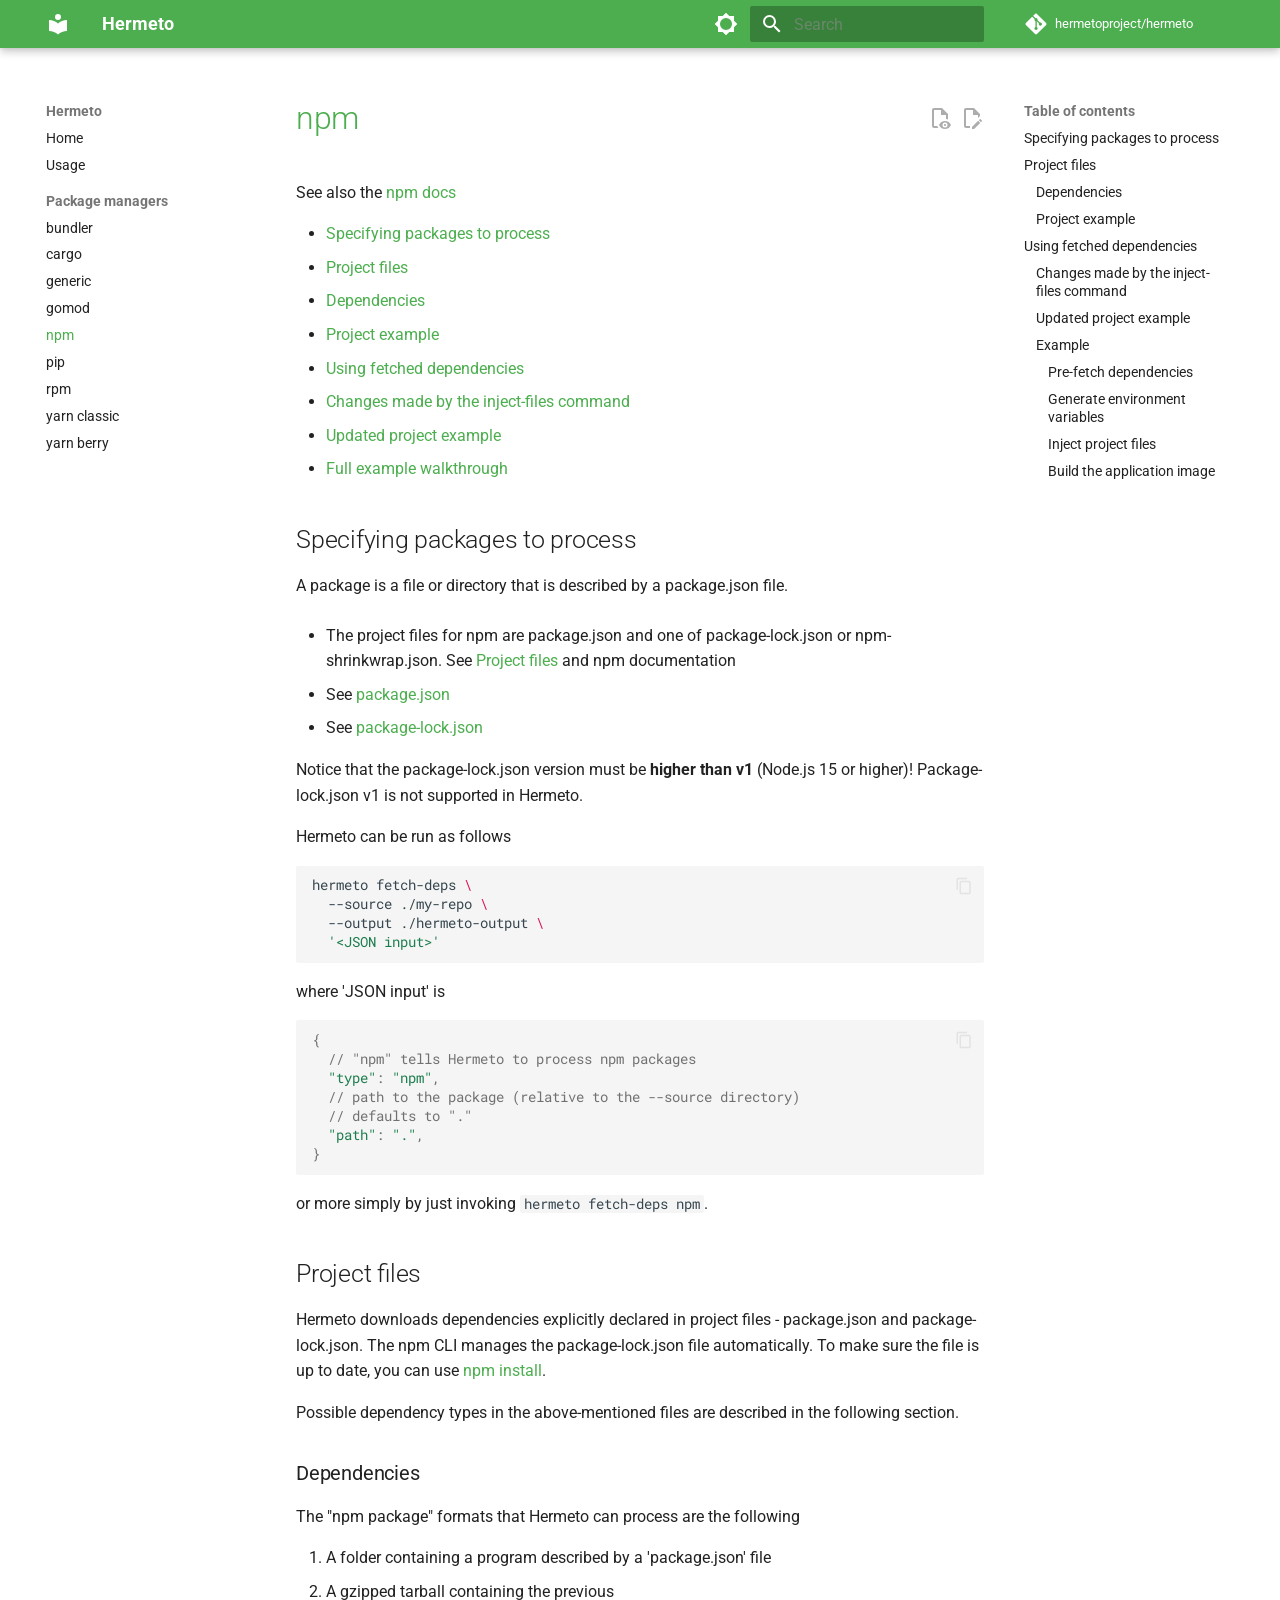
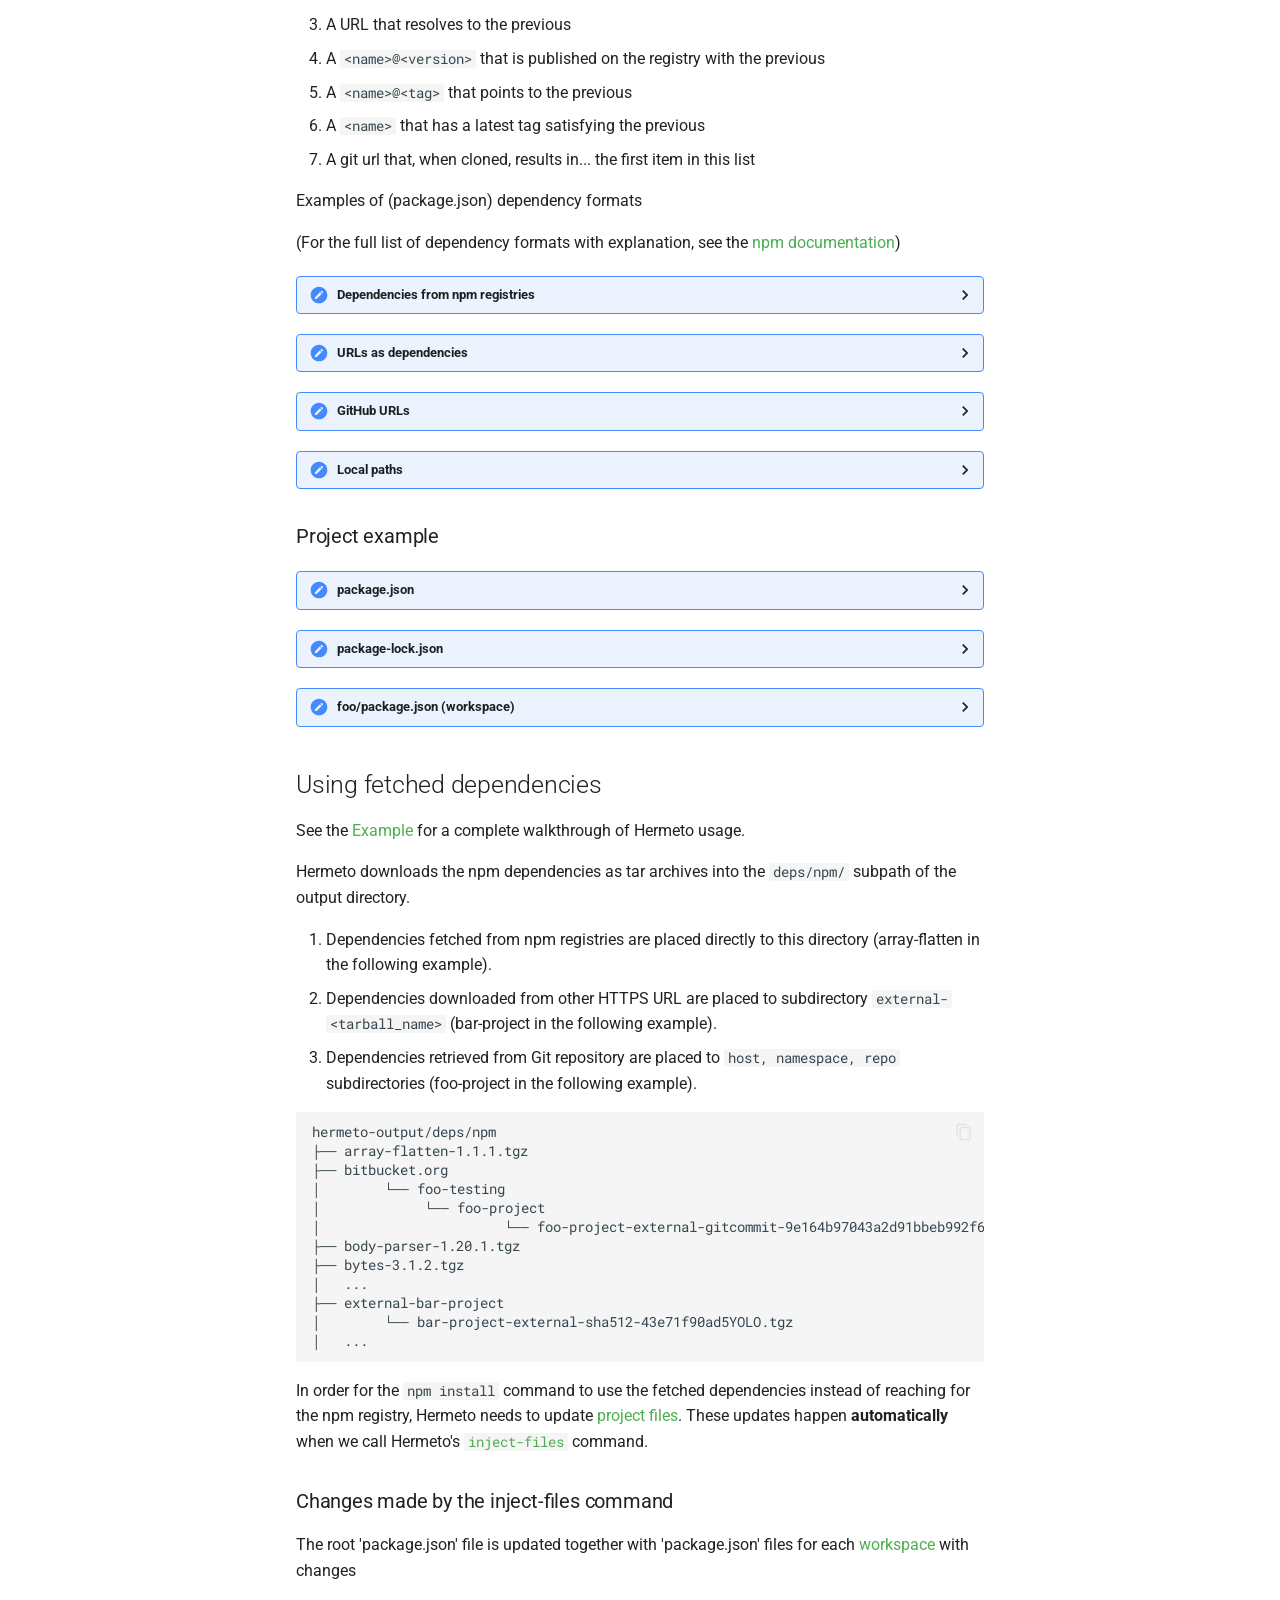
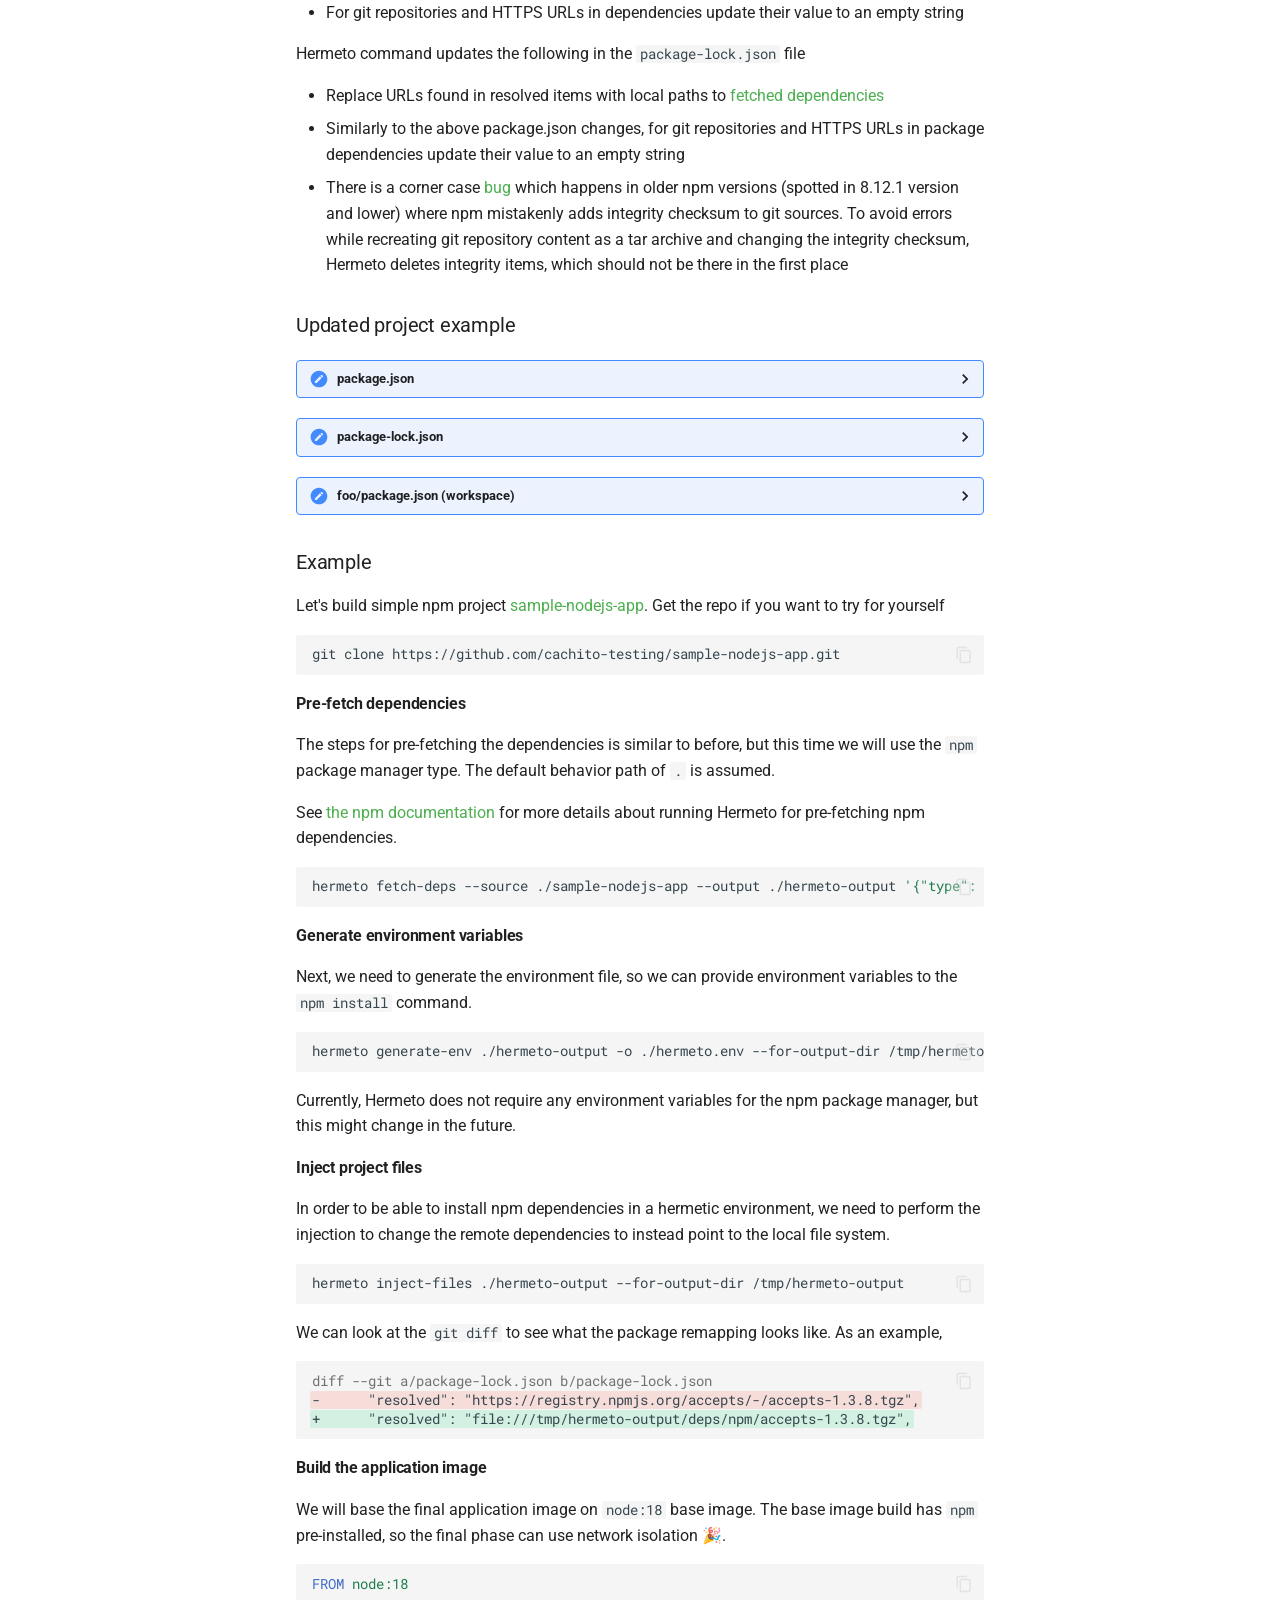
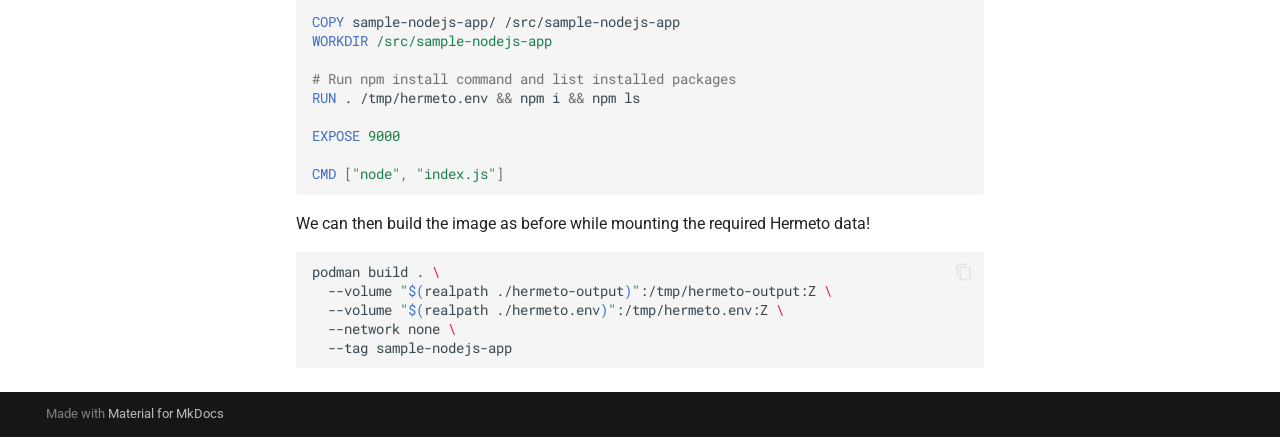
<file: npm/index.html>
<!doctype html>
<html lang="en" class="no-js">
  <head>
    
      <meta charset="utf-8">
      <meta name="viewport" content="width=device-width,initial-scale=1">
      
      
      
      
        <link rel="prev" href="../gomod/">
      
      
        <link rel="next" href="../pip/">
      
      
        
      
      
      <link rel="icon" href="../assets/images/favicon.png">
      <meta name="generator" content="mkdocs-1.6.1, mkdocs-material-9.7.4">
    
    
      
        <title>npm - Hermeto</title>
      
    
    
      <link rel="stylesheet" href="../assets/stylesheets/main.484c7ddc.min.css">
      
        
        <link rel="stylesheet" href="../assets/stylesheets/palette.ab4e12ef.min.css">
      
      


    
    
      
    
    
      
        
        
        <link rel="preconnect" href="https://fonts.gstatic.com" crossorigin>
        <link rel="stylesheet" href="https://fonts.googleapis.com/css?family=Roboto:300,300i,400,400i,700,700i%7CRoboto+Mono:400,400i,700,700i&display=fallback">
        <style>:root{--md-text-font:"Roboto";--md-code-font:"Roboto Mono"}</style>
      
    
    
    <script>__md_scope=new URL("..",location),__md_hash=e=>[...e].reduce(((e,_)=>(e<<5)-e+_.charCodeAt(0)),0),__md_get=(e,_=localStorage,t=__md_scope)=>JSON.parse(_.getItem(t.pathname+"."+e)),__md_set=(e,_,t=localStorage,a=__md_scope)=>{try{t.setItem(a.pathname+"."+e,JSON.stringify(_))}catch(e){}}</script>
    
      

    
    
  </head>
  
  
    
    
      
    
    
    
    
    <body dir="ltr" data-md-color-scheme="default" data-md-color-primary="green" data-md-color-accent="green">
  
    
    <input class="md-toggle" data-md-toggle="drawer" type="checkbox" id="__drawer" autocomplete="off">
    <input class="md-toggle" data-md-toggle="search" type="checkbox" id="__search" autocomplete="off">
    <label class="md-overlay" for="__drawer"></label>
    <div data-md-component="skip">
      
        
        <a href="#npm" class="md-skip">
          Skip to content
        </a>
      
    </div>
    <div data-md-component="announce">
      
    </div>
    
    
      

  

<header class="md-header md-header--shadow" data-md-component="header">
  <nav class="md-header__inner md-grid" aria-label="Header">
    <a href=".." title="Hermeto" class="md-header__button md-logo" aria-label="Hermeto" data-md-component="logo">
      
  
  <svg xmlns="http://www.w3.org/2000/svg" viewBox="0 0 24 24"><path d="M12 8a3 3 0 0 0 3-3 3 3 0 0 0-3-3 3 3 0 0 0-3 3 3 3 0 0 0 3 3m0 3.54C9.64 9.35 6.5 8 3 8v11c3.5 0 6.64 1.35 9 3.54 2.36-2.19 5.5-3.54 9-3.54V8c-3.5 0-6.64 1.35-9 3.54"/></svg>

    </a>
    <label class="md-header__button md-icon" for="__drawer">
      
      <svg xmlns="http://www.w3.org/2000/svg" viewBox="0 0 24 24"><path d="M3 6h18v2H3zm0 5h18v2H3zm0 5h18v2H3z"/></svg>
    </label>
    <div class="md-header__title" data-md-component="header-title">
      <div class="md-header__ellipsis">
        <div class="md-header__topic">
          <span class="md-ellipsis">
            Hermeto
          </span>
        </div>
        <div class="md-header__topic" data-md-component="header-topic">
          <span class="md-ellipsis">
            
              npm
            
          </span>
        </div>
      </div>
    </div>
    
      
        <form class="md-header__option" data-md-component="palette">
  
    
    
    
    <input class="md-option" data-md-color-media="" data-md-color-scheme="default" data-md-color-primary="green" data-md-color-accent="green"  aria-label="Switch to dark mode"  type="radio" name="__palette" id="__palette_0">
    
      <label class="md-header__button md-icon" title="Switch to dark mode" for="__palette_1" hidden>
        <svg xmlns="http://www.w3.org/2000/svg" viewBox="0 0 24 24"><path d="M12 18a6 6 0 0 1-6-6 6 6 0 0 1 6-6 6 6 0 0 1 6 6 6 6 0 0 1-6 6m8-2.69L23.31 12 20 8.69V4h-4.69L12 .69 8.69 4H4v4.69L.69 12 4 15.31V20h4.69L12 23.31 15.31 20H20z"/></svg>
      </label>
    
  
    
    
    
    <input class="md-option" data-md-color-media="" data-md-color-scheme="slate" data-md-color-primary="green" data-md-color-accent="green"  aria-label="Switch to light mode"  type="radio" name="__palette" id="__palette_1">
    
      <label class="md-header__button md-icon" title="Switch to light mode" for="__palette_0" hidden>
        <svg xmlns="http://www.w3.org/2000/svg" viewBox="0 0 24 24"><path d="M12 18c-.89 0-1.74-.2-2.5-.55C11.56 16.5 13 14.42 13 12s-1.44-4.5-3.5-5.45C10.26 6.2 11.11 6 12 6a6 6 0 0 1 6 6 6 6 0 0 1-6 6m8-9.31V4h-4.69L12 .69 8.69 4H4v4.69L.69 12 4 15.31V20h4.69L12 23.31 15.31 20H20v-4.69L23.31 12z"/></svg>
      </label>
    
  
</form>
      
    
    
      <script>var palette=__md_get("__palette");if(palette&&palette.color){if("(prefers-color-scheme)"===palette.color.media){var media=matchMedia("(prefers-color-scheme: light)"),input=document.querySelector(media.matches?"[data-md-color-media='(prefers-color-scheme: light)']":"[data-md-color-media='(prefers-color-scheme: dark)']");palette.color.media=input.getAttribute("data-md-color-media"),palette.color.scheme=input.getAttribute("data-md-color-scheme"),palette.color.primary=input.getAttribute("data-md-color-primary"),palette.color.accent=input.getAttribute("data-md-color-accent")}for(var[key,value]of Object.entries(palette.color))document.body.setAttribute("data-md-color-"+key,value)}</script>
    
    
    
      
      
        <label class="md-header__button md-icon" for="__search">
          
          <svg xmlns="http://www.w3.org/2000/svg" viewBox="0 0 24 24"><path d="M9.5 3A6.5 6.5 0 0 1 16 9.5c0 1.61-.59 3.09-1.56 4.23l.27.27h.79l5 5-1.5 1.5-5-5v-.79l-.27-.27A6.52 6.52 0 0 1 9.5 16 6.5 6.5 0 0 1 3 9.5 6.5 6.5 0 0 1 9.5 3m0 2C7 5 5 7 5 9.5S7 14 9.5 14 14 12 14 9.5 12 5 9.5 5"/></svg>
        </label>
        <div class="md-search" data-md-component="search" role="dialog">
  <label class="md-search__overlay" for="__search"></label>
  <div class="md-search__inner" role="search">
    <form class="md-search__form" name="search">
      <input type="text" class="md-search__input" name="query" aria-label="Search" placeholder="Search" autocapitalize="off" autocorrect="off" autocomplete="off" spellcheck="false" data-md-component="search-query" required>
      <label class="md-search__icon md-icon" for="__search">
        
        <svg xmlns="http://www.w3.org/2000/svg" viewBox="0 0 24 24"><path d="M9.5 3A6.5 6.5 0 0 1 16 9.5c0 1.61-.59 3.09-1.56 4.23l.27.27h.79l5 5-1.5 1.5-5-5v-.79l-.27-.27A6.52 6.52 0 0 1 9.5 16 6.5 6.5 0 0 1 3 9.5 6.5 6.5 0 0 1 9.5 3m0 2C7 5 5 7 5 9.5S7 14 9.5 14 14 12 14 9.5 12 5 9.5 5"/></svg>
        
        <svg xmlns="http://www.w3.org/2000/svg" viewBox="0 0 24 24"><path d="M20 11v2H8l5.5 5.5-1.42 1.42L4.16 12l7.92-7.92L13.5 5.5 8 11z"/></svg>
      </label>
      <nav class="md-search__options" aria-label="Search">
        
          <a href="javascript:void(0)" class="md-search__icon md-icon" title="Share" aria-label="Share" data-clipboard data-clipboard-text="" data-md-component="search-share" tabindex="-1">
            
            <svg xmlns="http://www.w3.org/2000/svg" viewBox="0 0 24 24"><path d="M18 16.08c-.76 0-1.44.3-1.96.77L8.91 12.7c.05-.23.09-.46.09-.7s-.04-.47-.09-.7l7.05-4.11c.54.5 1.25.81 2.04.81a3 3 0 0 0 3-3 3 3 0 0 0-3-3 3 3 0 0 0-3 3c0 .24.04.47.09.7L8.04 9.81C7.5 9.31 6.79 9 6 9a3 3 0 0 0-3 3 3 3 0 0 0 3 3c.79 0 1.5-.31 2.04-.81l7.12 4.15c-.05.21-.08.43-.08.66 0 1.61 1.31 2.91 2.92 2.91s2.92-1.3 2.92-2.91A2.92 2.92 0 0 0 18 16.08"/></svg>
          </a>
        
        <button type="reset" class="md-search__icon md-icon" title="Clear" aria-label="Clear" tabindex="-1">
          
          <svg xmlns="http://www.w3.org/2000/svg" viewBox="0 0 24 24"><path d="M19 6.41 17.59 5 12 10.59 6.41 5 5 6.41 10.59 12 5 17.59 6.41 19 12 13.41 17.59 19 19 17.59 13.41 12z"/></svg>
        </button>
      </nav>
      
        <div class="md-search__suggest" data-md-component="search-suggest"></div>
      
    </form>
    <div class="md-search__output">
      <div class="md-search__scrollwrap" tabindex="0" data-md-scrollfix>
        <div class="md-search-result" data-md-component="search-result">
          <div class="md-search-result__meta">
            Initializing search
          </div>
          <ol class="md-search-result__list" role="presentation"></ol>
        </div>
      </div>
    </div>
  </div>
</div>
      
    
    
      <div class="md-header__source">
        <a href="https://github.com/hermetoproject/hermeto" title="Go to repository" class="md-source" data-md-component="source">
  <div class="md-source__icon md-icon">
    
    <svg xmlns="http://www.w3.org/2000/svg" viewBox="0 0 448 512"><!--! Font Awesome Free 7.1.0 by @fontawesome - https://fontawesome.com License - https://fontawesome.com/license/free (Icons: CC BY 4.0, Fonts: SIL OFL 1.1, Code: MIT License) Copyright 2025 Fonticons, Inc.--><path d="M439.6 236.1 244 40.5c-5.4-5.5-12.8-8.5-20.4-8.5s-15 3-20.4 8.4L162.5 81l51.5 51.5c27.1-9.1 52.7 16.8 43.4 43.7l49.7 49.7c34.2-11.8 61.2 31 35.5 56.7-26.5 26.5-70.2-2.9-56-37.3L240.3 199v121.9c25.3 12.5 22.3 41.8 9.1 55-6.4 6.4-15.2 10.1-24.3 10.1s-17.8-3.6-24.3-10.1c-17.6-17.6-11.1-46.9 11.2-56v-123c-20.8-8.5-24.6-30.7-18.6-45L142.6 101 8.5 235.1C3 240.6 0 247.9 0 255.5s3 15 8.5 20.4l195.6 195.7c5.4 5.4 12.7 8.4 20.4 8.4s15-3 20.4-8.4l194.7-194.7c5.4-5.4 8.4-12.8 8.4-20.4s-3-15-8.4-20.4"/></svg>
  </div>
  <div class="md-source__repository">
    hermetoproject/hermeto
  </div>
</a>
      </div>
    
  </nav>
  
</header>
    
    <div class="md-container" data-md-component="container">
      
      
        
          
        
      
      <main class="md-main" data-md-component="main">
        <div class="md-main__inner md-grid">
          
            
              
              <div class="md-sidebar md-sidebar--primary" data-md-component="sidebar" data-md-type="navigation" >
                <div class="md-sidebar__scrollwrap">
                  <div class="md-sidebar__inner">
                    



<nav class="md-nav md-nav--primary" aria-label="Navigation" data-md-level="0">
  <label class="md-nav__title" for="__drawer">
    <a href=".." title="Hermeto" class="md-nav__button md-logo" aria-label="Hermeto" data-md-component="logo">
      
  
  <svg xmlns="http://www.w3.org/2000/svg" viewBox="0 0 24 24"><path d="M12 8a3 3 0 0 0 3-3 3 3 0 0 0-3-3 3 3 0 0 0-3 3 3 3 0 0 0 3 3m0 3.54C9.64 9.35 6.5 8 3 8v11c3.5 0 6.64 1.35 9 3.54 2.36-2.19 5.5-3.54 9-3.54V8c-3.5 0-6.64 1.35-9 3.54"/></svg>

    </a>
    Hermeto
  </label>
  
    <div class="md-nav__source">
      <a href="https://github.com/hermetoproject/hermeto" title="Go to repository" class="md-source" data-md-component="source">
  <div class="md-source__icon md-icon">
    
    <svg xmlns="http://www.w3.org/2000/svg" viewBox="0 0 448 512"><!--! Font Awesome Free 7.1.0 by @fontawesome - https://fontawesome.com License - https://fontawesome.com/license/free (Icons: CC BY 4.0, Fonts: SIL OFL 1.1, Code: MIT License) Copyright 2025 Fonticons, Inc.--><path d="M439.6 236.1 244 40.5c-5.4-5.5-12.8-8.5-20.4-8.5s-15 3-20.4 8.4L162.5 81l51.5 51.5c27.1-9.1 52.7 16.8 43.4 43.7l49.7 49.7c34.2-11.8 61.2 31 35.5 56.7-26.5 26.5-70.2-2.9-56-37.3L240.3 199v121.9c25.3 12.5 22.3 41.8 9.1 55-6.4 6.4-15.2 10.1-24.3 10.1s-17.8-3.6-24.3-10.1c-17.6-17.6-11.1-46.9 11.2-56v-123c-20.8-8.5-24.6-30.7-18.6-45L142.6 101 8.5 235.1C3 240.6 0 247.9 0 255.5s3 15 8.5 20.4l195.6 195.7c5.4 5.4 12.7 8.4 20.4 8.4s15-3 20.4-8.4l194.7-194.7c5.4-5.4 8.4-12.8 8.4-20.4s-3-15-8.4-20.4"/></svg>
  </div>
  <div class="md-source__repository">
    hermetoproject/hermeto
  </div>
</a>
    </div>
  
  <ul class="md-nav__list" data-md-scrollfix>
    
      
      
  
  
  
  
    <li class="md-nav__item">
      <a href=".." class="md-nav__link">
        
  
  
  <span class="md-ellipsis">
    
  
    Home
  

    
  </span>
  
  

      </a>
    </li>
  

    
      
      
  
  
  
  
    <li class="md-nav__item">
      <a href="../usage/" class="md-nav__link">
        
  
  
  <span class="md-ellipsis">
    
  
    Usage
  

    
  </span>
  
  

      </a>
    </li>
  

    
      
      
  
  
    
  
  
  
    
    
    
    
      
        
        
      
    
    
    <li class="md-nav__item md-nav__item--active md-nav__item--section md-nav__item--nested">
      
        
        
        <input class="md-nav__toggle md-toggle " type="checkbox" id="__nav_3" checked>
        
          
          <label class="md-nav__link" for="__nav_3" id="__nav_3_label" tabindex="">
            
  
  
  <span class="md-ellipsis">
    
  
    Package managers
  

    
  </span>
  
  

            <span class="md-nav__icon md-icon"></span>
          </label>
        
        <nav class="md-nav" data-md-level="1" aria-labelledby="__nav_3_label" aria-expanded="true">
          <label class="md-nav__title" for="__nav_3">
            <span class="md-nav__icon md-icon"></span>
            
  
    Package managers
  

          </label>
          <ul class="md-nav__list" data-md-scrollfix>
            
              
                
  
  
  
  
    <li class="md-nav__item">
      <a href="../bundler/" class="md-nav__link">
        
  
  
  <span class="md-ellipsis">
    
  
    bundler
  

    
  </span>
  
  

      </a>
    </li>
  

              
            
              
                
  
  
  
  
    <li class="md-nav__item">
      <a href="../cargo/" class="md-nav__link">
        
  
  
  <span class="md-ellipsis">
    
  
    cargo
  

    
  </span>
  
  

      </a>
    </li>
  

              
            
              
                
  
  
  
  
    <li class="md-nav__item">
      <a href="../generic/" class="md-nav__link">
        
  
  
  <span class="md-ellipsis">
    
  
    generic
  

    
  </span>
  
  

      </a>
    </li>
  

              
            
              
                
  
  
  
  
    <li class="md-nav__item">
      <a href="../gomod/" class="md-nav__link">
        
  
  
  <span class="md-ellipsis">
    
  
    gomod
  

    
  </span>
  
  

      </a>
    </li>
  

              
            
              
                
  
  
    
  
  
  
    <li class="md-nav__item md-nav__item--active">
      
      <input class="md-nav__toggle md-toggle" type="checkbox" id="__toc">
      
      
        
      
      
        <label class="md-nav__link md-nav__link--active" for="__toc">
          
  
  
  <span class="md-ellipsis">
    
  
    npm
  

    
  </span>
  
  

          <span class="md-nav__icon md-icon"></span>
        </label>
      
      <a href="./" class="md-nav__link md-nav__link--active">
        
  
  
  <span class="md-ellipsis">
    
  
    npm
  

    
  </span>
  
  

      </a>
      
        

<nav class="md-nav md-nav--secondary" aria-label="Table of contents">
  
  
  
    
  
  
    <label class="md-nav__title" for="__toc">
      <span class="md-nav__icon md-icon"></span>
      Table of contents
    </label>
    <ul class="md-nav__list" data-md-component="toc" data-md-scrollfix>
      
        <li class="md-nav__item">
  <a href="#specifying-packages-to-process" class="md-nav__link">
    <span class="md-ellipsis">
      
        Specifying packages to process
      
    </span>
  </a>
  
</li>
      
        <li class="md-nav__item">
  <a href="#project-files" class="md-nav__link">
    <span class="md-ellipsis">
      
        Project files
      
    </span>
  </a>
  
    <nav class="md-nav" aria-label="Project files">
      <ul class="md-nav__list">
        
          <li class="md-nav__item">
  <a href="#dependencies" class="md-nav__link">
    <span class="md-ellipsis">
      
        Dependencies
      
    </span>
  </a>
  
</li>
        
          <li class="md-nav__item">
  <a href="#project-example" class="md-nav__link">
    <span class="md-ellipsis">
      
        Project example
      
    </span>
  </a>
  
</li>
        
      </ul>
    </nav>
  
</li>
      
        <li class="md-nav__item">
  <a href="#using-fetched-dependencies" class="md-nav__link">
    <span class="md-ellipsis">
      
        Using fetched dependencies
      
    </span>
  </a>
  
    <nav class="md-nav" aria-label="Using fetched dependencies">
      <ul class="md-nav__list">
        
          <li class="md-nav__item">
  <a href="#changes-made-by-the-inject-files-command" class="md-nav__link">
    <span class="md-ellipsis">
      
        Changes made by the inject-files command
      
    </span>
  </a>
  
</li>
        
          <li class="md-nav__item">
  <a href="#updated-project-example" class="md-nav__link">
    <span class="md-ellipsis">
      
        Updated project example
      
    </span>
  </a>
  
</li>
        
          <li class="md-nav__item">
  <a href="#example" class="md-nav__link">
    <span class="md-ellipsis">
      
        Example
      
    </span>
  </a>
  
    <nav class="md-nav" aria-label="Example">
      <ul class="md-nav__list">
        
          <li class="md-nav__item">
  <a href="#pre-fetch-dependencies" class="md-nav__link">
    <span class="md-ellipsis">
      
        Pre-fetch dependencies
      
    </span>
  </a>
  
</li>
        
          <li class="md-nav__item">
  <a href="#generate-environment-variables" class="md-nav__link">
    <span class="md-ellipsis">
      
        Generate environment variables
      
    </span>
  </a>
  
</li>
        
          <li class="md-nav__item">
  <a href="#inject-project-files" class="md-nav__link">
    <span class="md-ellipsis">
      
        Inject project files
      
    </span>
  </a>
  
</li>
        
          <li class="md-nav__item">
  <a href="#build-the-application-image" class="md-nav__link">
    <span class="md-ellipsis">
      
        Build the application image
      
    </span>
  </a>
  
</li>
        
      </ul>
    </nav>
  
</li>
        
      </ul>
    </nav>
  
</li>
      
    </ul>
  
</nav>
      
    </li>
  

              
            
              
                
  
  
  
  
    <li class="md-nav__item">
      <a href="../pip/" class="md-nav__link">
        
  
  
  <span class="md-ellipsis">
    
  
    pip
  

    
  </span>
  
  

      </a>
    </li>
  

              
            
              
                
  
  
  
  
    <li class="md-nav__item">
      <a href="../rpm/" class="md-nav__link">
        
  
  
  <span class="md-ellipsis">
    
  
    rpm
  

    
  </span>
  
  

      </a>
    </li>
  

              
            
              
                
  
  
  
  
    <li class="md-nav__item">
      <a href="../yarn_classic/" class="md-nav__link">
        
  
  
  <span class="md-ellipsis">
    
  
    yarn classic
  

    
  </span>
  
  

      </a>
    </li>
  

              
            
              
                
  
  
  
  
    <li class="md-nav__item">
      <a href="../yarn/" class="md-nav__link">
        
  
  
  <span class="md-ellipsis">
    
  
    yarn berry
  

    
  </span>
  
  

      </a>
    </li>
  

              
            
          </ul>
        </nav>
      
    </li>
  

    
  </ul>
</nav>
                  </div>
                </div>
              </div>
            
            
              
              <div class="md-sidebar md-sidebar--secondary" data-md-component="sidebar" data-md-type="toc" >
                <div class="md-sidebar__scrollwrap">
                  <div class="md-sidebar__inner">
                    

<nav class="md-nav md-nav--secondary" aria-label="Table of contents">
  
  
  
    
  
  
    <label class="md-nav__title" for="__toc">
      <span class="md-nav__icon md-icon"></span>
      Table of contents
    </label>
    <ul class="md-nav__list" data-md-component="toc" data-md-scrollfix>
      
        <li class="md-nav__item">
  <a href="#specifying-packages-to-process" class="md-nav__link">
    <span class="md-ellipsis">
      
        Specifying packages to process
      
    </span>
  </a>
  
</li>
      
        <li class="md-nav__item">
  <a href="#project-files" class="md-nav__link">
    <span class="md-ellipsis">
      
        Project files
      
    </span>
  </a>
  
    <nav class="md-nav" aria-label="Project files">
      <ul class="md-nav__list">
        
          <li class="md-nav__item">
  <a href="#dependencies" class="md-nav__link">
    <span class="md-ellipsis">
      
        Dependencies
      
    </span>
  </a>
  
</li>
        
          <li class="md-nav__item">
  <a href="#project-example" class="md-nav__link">
    <span class="md-ellipsis">
      
        Project example
      
    </span>
  </a>
  
</li>
        
      </ul>
    </nav>
  
</li>
      
        <li class="md-nav__item">
  <a href="#using-fetched-dependencies" class="md-nav__link">
    <span class="md-ellipsis">
      
        Using fetched dependencies
      
    </span>
  </a>
  
    <nav class="md-nav" aria-label="Using fetched dependencies">
      <ul class="md-nav__list">
        
          <li class="md-nav__item">
  <a href="#changes-made-by-the-inject-files-command" class="md-nav__link">
    <span class="md-ellipsis">
      
        Changes made by the inject-files command
      
    </span>
  </a>
  
</li>
        
          <li class="md-nav__item">
  <a href="#updated-project-example" class="md-nav__link">
    <span class="md-ellipsis">
      
        Updated project example
      
    </span>
  </a>
  
</li>
        
          <li class="md-nav__item">
  <a href="#example" class="md-nav__link">
    <span class="md-ellipsis">
      
        Example
      
    </span>
  </a>
  
    <nav class="md-nav" aria-label="Example">
      <ul class="md-nav__list">
        
          <li class="md-nav__item">
  <a href="#pre-fetch-dependencies" class="md-nav__link">
    <span class="md-ellipsis">
      
        Pre-fetch dependencies
      
    </span>
  </a>
  
</li>
        
          <li class="md-nav__item">
  <a href="#generate-environment-variables" class="md-nav__link">
    <span class="md-ellipsis">
      
        Generate environment variables
      
    </span>
  </a>
  
</li>
        
          <li class="md-nav__item">
  <a href="#inject-project-files" class="md-nav__link">
    <span class="md-ellipsis">
      
        Inject project files
      
    </span>
  </a>
  
</li>
        
          <li class="md-nav__item">
  <a href="#build-the-application-image" class="md-nav__link">
    <span class="md-ellipsis">
      
        Build the application image
      
    </span>
  </a>
  
</li>
        
      </ul>
    </nav>
  
</li>
        
      </ul>
    </nav>
  
</li>
      
    </ul>
  
</nav>
                  </div>
                </div>
              </div>
            
          
          
            <div class="md-content" data-md-component="content">
              
              <article class="md-content__inner md-typeset">
                
                  


  
    <a href="https://github.com/hermetoproject/hermeto/edit/main/docs/npm.md" title="Edit this page" class="md-content__button md-icon" rel="edit">
      
      <svg xmlns="http://www.w3.org/2000/svg" viewBox="0 0 24 24"><path d="M10 20H6V4h7v5h5v3.1l2-2V8l-6-6H6c-1.1 0-2 .9-2 2v16c0 1.1.9 2 2 2h4zm10.2-7c.1 0 .3.1.4.2l1.3 1.3c.2.2.2.6 0 .8l-1 1-2.1-2.1 1-1c.1-.1.2-.2.4-.2m0 3.9L14.1 23H12v-2.1l6.1-6.1z"/></svg>
    </a>
  
  
    
      
    
    <a href="https://github.com/hermetoproject/hermeto/raw/main/docs/npm.md" title="View source of this page" class="md-content__button md-icon">
      
      <svg xmlns="http://www.w3.org/2000/svg" viewBox="0 0 24 24"><path d="M17 18c.56 0 1 .44 1 1s-.44 1-1 1-1-.44-1-1 .44-1 1-1m0-3c-2.73 0-5.06 1.66-6 4 .94 2.34 3.27 4 6 4s5.06-1.66 6-4c-.94-2.34-3.27-4-6-4m0 6.5a2.5 2.5 0 0 1-2.5-2.5 2.5 2.5 0 0 1 2.5-2.5 2.5 2.5 0 0 1 2.5 2.5 2.5 2.5 0 0 1-2.5 2.5M9.27 20H6V4h7v5h5v4.07c.7.08 1.36.25 2 .49V8l-6-6H6a2 2 0 0 0-2 2v16a2 2 0 0 0 2 2h4.5a8.2 8.2 0 0 1-1.23-2"/></svg>
    </a>
  


<h1 id="npm"><a href="https://www.npmjs.com">npm</a><a class="headerlink" href="#npm" title="Permanent link">&para;</a></h1>
<p>See also the <a href="https://docs.npmjs.com">npm docs</a></p>
<ul>
<li><a href="#specifying-packages-to-process">Specifying packages to process</a></li>
<li><a href="#project-files">Project files</a></li>
<li><a href="#dependencies">Dependencies</a></li>
<li><a href="#project-example">Project example</a></li>
<li><a href="#using-fetched-dependencies">Using fetched dependencies</a></li>
<li><a href="#changes-made-by-the-inject-files-command">Changes made by the inject-files command</a></li>
<li><a href="#updated-project-example">Updated project example</a></li>
<li><a href="#example">Full example walkthrough</a></li>
</ul>
<h2 id="specifying-packages-to-process">Specifying packages to process<a class="headerlink" href="#specifying-packages-to-process" title="Permanent link">&para;</a></h2>
<p>A package is a file or directory that is described by a package.json file.</p>
<ul>
<li>
<p>The project files for npm are package.json and one of package-lock.json or
  npm-shrinkwrap.json. See <a href="#project-files">Project files</a> and npm
  documentation</p>
</li>
<li>
<p>See <a href="https://docs.npmjs.com/cli/v9/configuring-npm/package-json">package.json</a></p>
</li>
<li>See <a href="https://docs.npmjs.com/cli/v9/configuring-npm/package-lock-json">package-lock.json</a></li>
</ul>
<p>Notice that the package-lock.json version must be <strong>higher than v1</strong> (Node.js 15
or higher)! Package-lock.json v1 is not supported in Hermeto.</p>
<p>Hermeto can be run as follows</p>
<div class="highlight"><pre><span></span><code>hermeto<span class="w"> </span>fetch-deps<span class="w"> </span><span class="se">\</span>
<span class="w">  </span>--source<span class="w"> </span>./my-repo<span class="w"> </span><span class="se">\</span>
<span class="w">  </span>--output<span class="w"> </span>./hermeto-output<span class="w"> </span><span class="se">\</span>
<span class="w">  </span><span class="s1">&#39;&lt;JSON input&gt;&#39;</span>
</code></pre></div>
<p>where 'JSON input' is</p>
<div class="highlight"><pre><span></span><code><span class="p">{</span>
<span class="w">  </span><span class="c1">// &quot;npm&quot; tells Hermeto to process npm packages</span>
<span class="w">  </span><span class="s2">&quot;type&quot;</span><span class="o">:</span><span class="w"> </span><span class="s2">&quot;npm&quot;</span><span class="p">,</span>
<span class="w">  </span><span class="c1">// path to the package (relative to the --source directory)</span>
<span class="w">  </span><span class="c1">// defaults to &quot;.&quot;</span>
<span class="w">  </span><span class="s2">&quot;path&quot;</span><span class="o">:</span><span class="w"> </span><span class="s2">&quot;.&quot;</span><span class="p">,</span>
<span class="p">}</span>
</code></pre></div>
<p>or more simply by just invoking <code>hermeto fetch-deps npm</code>.</p>
<h2 id="project-files">Project files<a class="headerlink" href="#project-files" title="Permanent link">&para;</a></h2>
<p>Hermeto downloads dependencies explicitly declared in project files -
package.json and package-lock.json. The npm CLI manages the package-lock.json
file automatically. To make sure the file is up to date, you can use
<a href="https://docs.npmjs.com/cli/v9/commands/npm-install?v=true">npm install</a>.</p>
<p>Possible dependency types in the above-mentioned files are described in the
following section.</p>
<h3 id="dependencies">Dependencies<a class="headerlink" href="#dependencies" title="Permanent link">&para;</a></h3>
<p>The "npm package" formats that Hermeto can process are the following</p>
<ol>
<li>A folder containing a program described by a 'package.json' file</li>
<li>A gzipped tarball containing the previous</li>
<li>A URL that resolves to the previous</li>
<li>A <code>&lt;name&gt;@&lt;version&gt;</code> that is published on the registry with the previous</li>
<li>A <code>&lt;name&gt;@&lt;tag&gt;</code> that points to the previous</li>
<li>A <code>&lt;name&gt;</code> that has a latest tag satisfying the previous</li>
<li>A git url that, when cloned, results in... the first item in this list</li>
</ol>
<p>Examples of (package.json) dependency formats</p>
<p>(For the full list of dependency formats with explanation,
see the <a href="https://docs.npmjs.com/cli/v9/configuring-npm/package-json#dependencies">npm documentation</a>)</p>
<details>
  <summary>Dependencies from npm registries</summary>

<div class="highlight"><pre><span></span><code><span class="p">{</span>
<span class="w">  </span><span class="s2">&quot;dependencies&quot;</span><span class="o">:</span><span class="w"> </span><span class="p">{</span>
<span class="w">    </span><span class="s2">&quot;foo&quot;</span><span class="o">:</span><span class="w"> </span><span class="s2">&quot;1.0.0 - 2.9999.9999&quot;</span><span class="p">,</span>
<span class="w">    </span><span class="s2">&quot;bar&quot;</span><span class="o">:</span><span class="w"> </span><span class="s2">&quot;&gt;=1.0.2 &lt;2.1.2&quot;</span><span class="p">,</span>
<span class="w">    </span><span class="s2">&quot;baz&quot;</span><span class="o">:</span><span class="w"> </span><span class="s2">&quot;&gt;1.0.2 &lt;=2.3.4&quot;</span><span class="p">,</span>
<span class="w">    </span><span class="s2">&quot;boo&quot;</span><span class="o">:</span><span class="w"> </span><span class="s2">&quot;2.0.1&quot;</span><span class="p">,</span>
<span class="w">    </span><span class="p">...</span>
<span class="w">  </span><span class="p">}</span>
<span class="p">}</span>
</code></pre></div>

</details>

<details>
  <summary>URLs as dependencies</summary>

<div class="highlight"><pre><span></span><code><span class="p">{</span>
<span class="w">  </span><span class="s2">&quot;dependencies&quot;</span><span class="o">:</span><span class="w"> </span><span class="p">{</span>
<span class="w">    </span><span class="s2">&quot;cli_bar&quot;</span><span class="o">:</span><span class="w"> </span><span class="nx">git</span><span class="o">+</span><span class="nx">ssh</span><span class="o">:</span><span class="c1">//git@github.com:npm/cli.git#v1.0.27,</span>
<span class="w">    </span><span class="s2">&quot;cli_foo&quot;</span><span class="o">:</span><span class="w"> </span><span class="nx">git</span><span class="o">:</span><span class="c1">//github.com/npm/cli.git#v1.0.1</span>
<span class="w">  </span><span class="p">}</span>
<span class="p">}</span>
</code></pre></div>

</details>

<details>
  <summary>GitHub URLs</summary>

<div class="highlight"><pre><span></span><code><span class="p">{</span>
<span class="w">  </span><span class="s2">&quot;dependencies&quot;</span><span class="o">:</span><span class="w"> </span><span class="p">{</span>
<span class="w">    </span><span class="s2">&quot;express&quot;</span><span class="o">:</span><span class="w"> </span><span class="s2">&quot;expressjs/express&quot;</span><span class="p">,</span>
<span class="w">    </span><span class="s2">&quot;mocha&quot;</span><span class="o">:</span><span class="w"> </span><span class="s2">&quot;mochajs/mocha#4727d357ea&quot;</span><span class="p">,</span>
<span class="w">    </span><span class="s2">&quot;module&quot;</span><span class="o">:</span><span class="w"> </span><span class="s2">&quot;user/repo#feature/branch&quot;</span>
<span class="w">  </span><span class="p">}</span>
<span class="p">}</span>
</code></pre></div>

</details>

<details>
  <summary>Local paths</summary>

<div class="highlight"><pre><span></span><code><span class="p">{</span>
<span class="w">  </span><span class="s2">&quot;name&quot;</span><span class="o">:</span><span class="w"> </span><span class="s2">&quot;baz&quot;</span><span class="p">,</span>
<span class="w">  </span><span class="s2">&quot;dependencies&quot;</span><span class="o">:</span><span class="w"> </span><span class="p">{</span>
<span class="w">    </span><span class="s2">&quot;bar&quot;</span><span class="o">:</span><span class="w"> </span><span class="s2">&quot;file:../foo/bar&quot;</span>
<span class="w">  </span><span class="p">}</span>
<span class="p">}</span>
</code></pre></div>

</details>

<h3 id="project-example">Project example<a class="headerlink" href="#project-example" title="Permanent link">&para;</a></h3>
<details>
  <summary>package.json</summary>

<div class="highlight"><pre><span></span><code><span class="p">{</span>
<span class="w">  </span><span class="s2">&quot;name&quot;</span><span class="o">:</span><span class="w"> </span><span class="s2">&quot;npm-demo&quot;</span><span class="p">,</span>
<span class="w">  </span><span class="s2">&quot;version&quot;</span><span class="o">:</span><span class="w"> </span><span class="s2">&quot;1.0.0&quot;</span><span class="p">,</span>
<span class="w">  </span><span class="s2">&quot;description&quot;</span><span class="o">:</span><span class="w"> </span><span class="s2">&quot;&quot;</span><span class="p">,</span>
<span class="w">  </span><span class="s2">&quot;main&quot;</span><span class="o">:</span><span class="w"> </span><span class="s2">&quot;index.js&quot;</span><span class="p">,</span>
<span class="w">  </span><span class="s2">&quot;scripts&quot;</span><span class="o">:</span><span class="w"> </span><span class="p">{</span>
<span class="w">    </span><span class="s2">&quot;test&quot;</span><span class="o">:</span><span class="w"> </span><span class="s2">&quot;echo \&quot;Error: no test specified\&quot; &amp;&amp; exit 1&quot;</span>
<span class="w">  </span><span class="p">},</span>
<span class="w">  </span><span class="s2">&quot;author&quot;</span><span class="o">:</span><span class="w"> </span><span class="s2">&quot;&quot;</span><span class="p">,</span>
<span class="w">  </span><span class="s2">&quot;license&quot;</span><span class="o">:</span><span class="w"> </span><span class="s2">&quot;ISC&quot;</span><span class="p">,</span>
<span class="w">  </span><span class="s2">&quot;dependencies&quot;</span><span class="o">:</span><span class="w"> </span><span class="p">{</span>
<span class="w">    </span><span class="s2">&quot;react-dom&quot;</span><span class="o">:</span><span class="w"> </span><span class="s2">&quot;^18.0.1&quot;</span><span class="p">,</span>
<span class="w">        </span><span class="s2">&quot;@types/react-dom&quot;</span><span class="o">:</span><span class="w"> </span><span class="s2">&quot;^18.0.1&quot;</span><span class="p">,</span>
<span class="w">        </span><span class="s2">&quot;bitbucket-cachi2-npm-without-deps-second&quot;</span><span class="o">:</span><span class="w"> </span><span class="s2">&quot;git+https://bitbucket.org/cachi-testing/cachi2-without-deps-second.git&quot;</span><span class="p">,</span>
<span class="w">        </span><span class="s2">&quot;cachito-npm-without-deps&quot;</span><span class="o">:</span><span class="w"> </span><span class="s2">&quot;https://github.com/cachito-testing/cachito-npm-without-deps/raw/tarball/cachito-npm-without-deps-1.0.0.tgz&quot;</span><span class="p">,</span>
<span class="w">        </span><span class="s2">&quot;fecha&quot;</span><span class="o">:</span><span class="w"> </span><span class="s2">&quot;file:fecha-4.2.3.tgz&quot;</span>
<span class="w">  </span><span class="p">},</span>
<span class="w">  </span><span class="s2">&quot;workspaces&quot;</span><span class="o">:</span><span class="w"> </span><span class="p">[</span>
<span class="w">    </span><span class="s2">&quot;foo&quot;</span>
<span class="w">  </span><span class="p">]</span>
<span class="p">}</span>
</code></pre></div>

</details>

<details>
    <summary>package-lock.json</summary>

<div class="highlight"><pre><span></span><code><span class="p">{</span>
<span class="w">  </span><span class="s2">&quot;name&quot;</span><span class="o">:</span><span class="w"> </span><span class="s2">&quot;cachi2-npm-demo&quot;</span><span class="p">,</span>
<span class="w">  </span><span class="s2">&quot;version&quot;</span><span class="o">:</span><span class="w"> </span><span class="s2">&quot;1.0.0&quot;</span><span class="p">,</span>
<span class="w">  </span><span class="s2">&quot;lockfileVersion&quot;</span><span class="o">:</span><span class="w"> </span><span class="mf">3</span><span class="p">,</span>
<span class="w">  </span><span class="s2">&quot;requires&quot;</span><span class="o">:</span><span class="w"> </span><span class="kc">true</span><span class="p">,</span>
<span class="w">  </span><span class="s2">&quot;packages&quot;</span><span class="o">:</span><span class="w"> </span><span class="p">{</span>
<span class="w">    </span><span class="s2">&quot;&quot;</span><span class="o">:</span><span class="w"> </span><span class="p">{</span>
<span class="w">      </span><span class="s2">&quot;name&quot;</span><span class="o">:</span><span class="w"> </span><span class="s2">&quot;cachi2-npm-demo&quot;</span><span class="p">,</span>
<span class="w">      </span><span class="s2">&quot;version&quot;</span><span class="o">:</span><span class="w"> </span><span class="s2">&quot;1.0.0&quot;</span><span class="p">,</span>
<span class="w">      </span><span class="s2">&quot;license&quot;</span><span class="o">:</span><span class="w"> </span><span class="s2">&quot;ISC&quot;</span><span class="p">,</span>
<span class="w">      </span><span class="s2">&quot;workspaces&quot;</span><span class="o">:</span><span class="w"> </span><span class="p">[</span>
<span class="w">        </span><span class="s2">&quot;foo&quot;</span>
<span class="w">      </span><span class="p">],</span>
<span class="w">      </span><span class="s2">&quot;dependencies&quot;</span><span class="o">:</span><span class="w"> </span><span class="p">{</span>
<span class="w">        </span><span class="s2">&quot;@types/react-dom&quot;</span><span class="o">:</span><span class="w"> </span><span class="s2">&quot;^18.0.1&quot;</span><span class="p">,</span>
<span class="w">        </span><span class="s2">&quot;bitbucket-cachi2-npm-without-deps-second&quot;</span><span class="o">:</span><span class="w"> </span><span class="s2">&quot;git+https://bitbucket.org/cachi-testing/cachi2-without-deps-second.git&quot;</span><span class="p">,</span>
<span class="w">        </span><span class="s2">&quot;cachito-npm-without-deps&quot;</span><span class="o">:</span><span class="w"> </span><span class="s2">&quot;https://github.com/cachito-testing/cachito-npm-without-deps/raw/tarball/cachito-npm-without-deps-1.0.0.tgz&quot;</span><span class="p">,</span>
<span class="w">        </span><span class="s2">&quot;fecha&quot;</span><span class="o">:</span><span class="w"> </span><span class="s2">&quot;file:fecha-4.2.3.tgz&quot;</span><span class="p">,</span>
<span class="w">        </span><span class="s2">&quot;react-dom&quot;</span><span class="o">:</span><span class="w"> </span><span class="s2">&quot;^18.0.1&quot;</span>
<span class="w">      </span><span class="p">}</span>
<span class="w">    </span><span class="p">},</span>
<span class="w">    </span><span class="s2">&quot;foo&quot;</span><span class="o">:</span><span class="w"> </span><span class="p">{</span>
<span class="w">      </span><span class="s2">&quot;version&quot;</span><span class="o">:</span><span class="w"> </span><span class="s2">&quot;1.0.0&quot;</span><span class="p">,</span>
<span class="w">      </span><span class="s2">&quot;license&quot;</span><span class="o">:</span><span class="w"> </span><span class="s2">&quot;ISC&quot;</span><span class="p">,</span>
<span class="w">      </span><span class="s2">&quot;dependencies&quot;</span><span class="o">:</span><span class="w"> </span><span class="p">{</span>
<span class="w">        </span><span class="s2">&quot;is-positive&quot;</span><span class="o">:</span><span class="w"> </span><span class="s2">&quot;github:kevva/is-positive&quot;</span>
<span class="w">      </span><span class="p">},</span>
<span class="w">      </span><span class="s2">&quot;devDependencies&quot;</span><span class="o">:</span><span class="w"> </span><span class="p">{}</span>
<span class="w">    </span><span class="p">},</span>
<span class="w">    </span><span class="s2">&quot;node_modules/@types/prop-types&quot;</span><span class="o">:</span><span class="w"> </span><span class="p">{</span>
<span class="w">      </span><span class="s2">&quot;version&quot;</span><span class="o">:</span><span class="w"> </span><span class="s2">&quot;15.7.5&quot;</span><span class="p">,</span>
<span class="w">      </span><span class="s2">&quot;resolved&quot;</span><span class="o">:</span><span class="w"> </span><span class="s2">&quot;https://registry.npmjs.org/@types/prop-types/-/prop-types-15.7.5.tgz&quot;</span><span class="p">,</span>
<span class="w">      </span><span class="s2">&quot;integrity&quot;</span><span class="o">:</span><span class="w"> </span><span class="s2">&quot;sha512-JCB8C6SnDoQf0cNycqd/35A7MjcnK+ZTqE7judS6o7utxUCg6imJg3QK2qzHKszlTjcj2cn+NwMB2i96ubpj7w==&quot;</span>
<span class="w">    </span><span class="p">},</span>
<span class="w">    </span><span class="s2">&quot;node_modules/@types/react&quot;</span><span class="o">:</span><span class="w"> </span><span class="p">{</span>
<span class="w">      </span><span class="s2">&quot;version&quot;</span><span class="o">:</span><span class="w"> </span><span class="s2">&quot;18.2.18&quot;</span><span class="p">,</span>
<span class="w">      </span><span class="s2">&quot;resolved&quot;</span><span class="o">:</span><span class="w"> </span><span class="s2">&quot;https://registry.npmjs.org/@types/react/-/react-18.2.18.tgz&quot;</span><span class="p">,</span>
<span class="w">      </span><span class="s2">&quot;integrity&quot;</span><span class="o">:</span><span class="w"> </span><span class="s2">&quot;sha512-da4NTSeBv/P34xoZPhtcLkmZuJ+oYaCxHmyHzwaDQo9RQPBeXV+06gEk2FpqEcsX9XrnNLvRpVh6bdavDSjtiQ==&quot;</span><span class="p">,</span>
<span class="w">      </span><span class="s2">&quot;dependencies&quot;</span><span class="o">:</span><span class="w"> </span><span class="p">{</span>
<span class="w">        </span><span class="s2">&quot;@types/prop-types&quot;</span><span class="o">:</span><span class="w"> </span><span class="s2">&quot;*&quot;</span><span class="p">,</span>
<span class="w">        </span><span class="s2">&quot;@types/scheduler&quot;</span><span class="o">:</span><span class="w"> </span><span class="s2">&quot;*&quot;</span><span class="p">,</span>
<span class="w">        </span><span class="s2">&quot;csstype&quot;</span><span class="o">:</span><span class="w"> </span><span class="s2">&quot;^3.0.2&quot;</span>
<span class="w">      </span><span class="p">}</span>
<span class="w">    </span><span class="p">},</span>
<span class="w">    </span><span class="s2">&quot;node_modules/@types/react-dom&quot;</span><span class="o">:</span><span class="w"> </span><span class="p">{</span>
<span class="w">      </span><span class="s2">&quot;version&quot;</span><span class="o">:</span><span class="w"> </span><span class="s2">&quot;18.2.7&quot;</span><span class="p">,</span>
<span class="w">      </span><span class="s2">&quot;resolved&quot;</span><span class="o">:</span><span class="w"> </span><span class="s2">&quot;https://registry.npmjs.org/@types/react-dom/-/react-dom-18.2.7.tgz&quot;</span><span class="p">,</span>
<span class="w">      </span><span class="s2">&quot;integrity&quot;</span><span class="o">:</span><span class="w"> </span><span class="s2">&quot;sha512-GRaAEriuT4zp9N4p1i8BDBYmEyfo+xQ3yHjJU4eiK5NDa1RmUZG+unZABUTK4/Ox/M+GaHwb6Ow8rUITrtjszA==&quot;</span><span class="p">,</span>
<span class="w">      </span><span class="s2">&quot;dependencies&quot;</span><span class="o">:</span><span class="w"> </span><span class="p">{</span>
<span class="w">        </span><span class="s2">&quot;@types/react&quot;</span><span class="o">:</span><span class="w"> </span><span class="s2">&quot;*&quot;</span>
<span class="w">      </span><span class="p">}</span>
<span class="w">    </span><span class="p">},</span>
<span class="w">    </span><span class="s2">&quot;node_modules/@types/scheduler&quot;</span><span class="o">:</span><span class="w"> </span><span class="p">{</span>
<span class="w">      </span><span class="s2">&quot;version&quot;</span><span class="o">:</span><span class="w"> </span><span class="s2">&quot;0.16.3&quot;</span><span class="p">,</span>
<span class="w">      </span><span class="s2">&quot;resolved&quot;</span><span class="o">:</span><span class="w"> </span><span class="s2">&quot;https://registry.npmjs.org/@types/scheduler/-/scheduler-0.16.3.tgz&quot;</span><span class="p">,</span>
<span class="w">      </span><span class="s2">&quot;integrity&quot;</span><span class="o">:</span><span class="w"> </span><span class="s2">&quot;sha512-5cJ8CB4yAx7BH1oMvdU0Jh9lrEXyPkar6F9G/ERswkCuvP4KQZfZkSjcMbAICCpQTN4OuZn8tz0HiKv9TGZgrQ==&quot;</span>
<span class="w">    </span><span class="p">},</span>
<span class="w">    </span><span class="s2">&quot;node_modules/bitbucket-cachi2-npm-without-deps-second&quot;</span><span class="o">:</span><span class="w"> </span><span class="p">{</span>
<span class="w">      </span><span class="s2">&quot;version&quot;</span><span class="o">:</span><span class="w"> </span><span class="s2">&quot;2.0.0&quot;</span><span class="p">,</span>
<span class="w">      </span><span class="s2">&quot;resolved&quot;</span><span class="o">:</span><span class="w"> </span><span class="s2">&quot;git+ssh://git@bitbucket.org/cachi-testing/cachi2-without-deps-second.git#09992d418fc44a2895b7a9ff27c4e32d6f74a982&quot;</span>
<span class="w">    </span><span class="p">},</span>
<span class="w">    </span><span class="s2">&quot;node_modules/cachito-npm-without-deps&quot;</span><span class="o">:</span><span class="w"> </span><span class="p">{</span>
<span class="w">      </span><span class="s2">&quot;version&quot;</span><span class="o">:</span><span class="w"> </span><span class="s2">&quot;1.0.0&quot;</span><span class="p">,</span>
<span class="w">      </span><span class="s2">&quot;resolved&quot;</span><span class="o">:</span><span class="w"> </span><span class="s2">&quot;https://github.com/cachito-testing/cachito-npm-without-deps/raw/tarball/cachito-npm-without-deps-1.0.0.tgz&quot;</span><span class="p">,</span>
<span class="w">      </span><span class="s2">&quot;integrity&quot;</span><span class="o">:</span><span class="w"> </span><span class="s2">&quot;sha512-Q+cfkK1fnrNJqxiig/iVSZTe83OWLdxhuGa96k1IJJ5nkTxrhNyh6MUZ6YHKH8xitDgpIQSojuntctt2pB7+3g==&quot;</span>
<span class="w">    </span><span class="p">},</span>
<span class="w">    </span><span class="s2">&quot;node_modules/csstype&quot;</span><span class="o">:</span><span class="w"> </span><span class="p">{</span>
<span class="w">      </span><span class="s2">&quot;version&quot;</span><span class="o">:</span><span class="w"> </span><span class="s2">&quot;3.1.2&quot;</span><span class="p">,</span>
<span class="w">      </span><span class="s2">&quot;resolved&quot;</span><span class="o">:</span><span class="w"> </span><span class="s2">&quot;https://registry.npmjs.org/csstype/-/csstype-3.1.2.tgz&quot;</span><span class="p">,</span>
<span class="w">      </span><span class="s2">&quot;integrity&quot;</span><span class="o">:</span><span class="w"> </span><span class="s2">&quot;sha512-I7K1Uu0MBPzaFKg4nI5Q7Vs2t+3gWWW648spaF+Rg7pI9ds18Ugn+lvg4SHczUdKlHI5LWBXyqfS8+DufyBsgQ==&quot;</span>
<span class="w">    </span><span class="p">},</span>
<span class="w">    </span><span class="s2">&quot;node_modules/fecha&quot;</span><span class="o">:</span><span class="w"> </span><span class="p">{</span>
<span class="w">      </span><span class="s2">&quot;version&quot;</span><span class="o">:</span><span class="w"> </span><span class="s2">&quot;4.2.3&quot;</span><span class="p">,</span>
<span class="w">      </span><span class="s2">&quot;resolved&quot;</span><span class="o">:</span><span class="w"> </span><span class="s2">&quot;file:fecha-4.2.3.tgz&quot;</span><span class="p">,</span>
<span class="w">      </span><span class="s2">&quot;integrity&quot;</span><span class="o">:</span><span class="w"> </span><span class="s2">&quot;sha512-OP2IUU6HeYKJi3i0z4A19kHMQoLVs4Hc+DPqqxI2h/DPZHTm/vjsfC6P0b4jCMy14XizLBqvndQ+UilD7707Jw==&quot;</span><span class="p">,</span>
<span class="w">      </span><span class="s2">&quot;license&quot;</span><span class="o">:</span><span class="w"> </span><span class="s2">&quot;MIT&quot;</span>
<span class="w">    </span><span class="p">},</span>
<span class="w">    </span><span class="s2">&quot;node_modules/foo&quot;</span><span class="o">:</span><span class="w"> </span><span class="p">{</span>
<span class="w">      </span><span class="s2">&quot;resolved&quot;</span><span class="o">:</span><span class="w"> </span><span class="s2">&quot;foo&quot;</span><span class="p">,</span>
<span class="w">      </span><span class="s2">&quot;link&quot;</span><span class="o">:</span><span class="w"> </span><span class="kc">true</span>
<span class="w">    </span><span class="p">},</span>
<span class="w">    </span><span class="s2">&quot;node_modules/is-positive&quot;</span><span class="o">:</span><span class="w"> </span><span class="p">{</span>
<span class="w">      </span><span class="s2">&quot;version&quot;</span><span class="o">:</span><span class="w"> </span><span class="s2">&quot;3.1.0&quot;</span><span class="p">,</span>
<span class="w">      </span><span class="s2">&quot;resolved&quot;</span><span class="o">:</span><span class="w"> </span><span class="s2">&quot;git+ssh://git@github.com/kevva/is-positive.git#97edff6f525f192a3f83cea1944765f769ae2678&quot;</span><span class="p">,</span>
<span class="w">      </span><span class="s2">&quot;license&quot;</span><span class="o">:</span><span class="w"> </span><span class="s2">&quot;MIT&quot;</span><span class="p">,</span>
<span class="w">      </span><span class="s2">&quot;engines&quot;</span><span class="o">:</span><span class="w"> </span><span class="p">{</span>
<span class="w">        </span><span class="s2">&quot;node&quot;</span><span class="o">:</span><span class="w"> </span><span class="s2">&quot;&gt;=0.10.0&quot;</span>
<span class="w">      </span><span class="p">}</span>
<span class="w">    </span><span class="p">},</span>
<span class="w">    </span><span class="s2">&quot;node_modules/js-tokens&quot;</span><span class="o">:</span><span class="w"> </span><span class="p">{</span>
<span class="w">      </span><span class="s2">&quot;version&quot;</span><span class="o">:</span><span class="w"> </span><span class="s2">&quot;4.0.0&quot;</span><span class="p">,</span>
<span class="w">      </span><span class="s2">&quot;resolved&quot;</span><span class="o">:</span><span class="w"> </span><span class="s2">&quot;https://registry.npmjs.org/js-tokens/-/js-tokens-4.0.0.tgz&quot;</span><span class="p">,</span>
<span class="w">      </span><span class="s2">&quot;integrity&quot;</span><span class="o">:</span><span class="w"> </span><span class="s2">&quot;sha512-RdJUflcE3cUzKiMqQgsCu06FPu9UdIJO0beYbPhHN4k6apgJtifcoCtT9bcxOpYBtpD2kCM6Sbzg4CausW/PKQ==&quot;</span>
<span class="w">    </span><span class="p">},</span>
<span class="w">    </span><span class="s2">&quot;node_modules/loose-envify&quot;</span><span class="o">:</span><span class="w"> </span><span class="p">{</span>
<span class="w">      </span><span class="s2">&quot;version&quot;</span><span class="o">:</span><span class="w"> </span><span class="s2">&quot;1.4.0&quot;</span><span class="p">,</span>
<span class="w">      </span><span class="s2">&quot;resolved&quot;</span><span class="o">:</span><span class="w"> </span><span class="s2">&quot;https://registry.npmjs.org/loose-envify/-/loose-envify-1.4.0.tgz&quot;</span><span class="p">,</span>
<span class="w">      </span><span class="s2">&quot;integrity&quot;</span><span class="o">:</span><span class="w"> </span><span class="s2">&quot;sha512-lyuxPGr/Wfhrlem2CL/UcnUc1zcqKAImBDzukY7Y5F/yQiNdko6+fRLevlw1HgMySw7f611UIY408EtxRSoK3Q==&quot;</span><span class="p">,</span>
<span class="w">      </span><span class="s2">&quot;dependencies&quot;</span><span class="o">:</span><span class="w"> </span><span class="p">{</span>
<span class="w">        </span><span class="s2">&quot;js-tokens&quot;</span><span class="o">:</span><span class="w"> </span><span class="s2">&quot;^3.0.0 || ^4.0.0&quot;</span>
<span class="w">      </span><span class="p">},</span>
<span class="w">      </span><span class="s2">&quot;bin&quot;</span><span class="o">:</span><span class="w"> </span><span class="p">{</span>
<span class="w">        </span><span class="s2">&quot;loose-envify&quot;</span><span class="o">:</span><span class="w"> </span><span class="s2">&quot;cli.js&quot;</span>
<span class="w">      </span><span class="p">}</span>
<span class="w">    </span><span class="p">},</span>
<span class="w">    </span><span class="s2">&quot;node_modules/react&quot;</span><span class="o">:</span><span class="w"> </span><span class="p">{</span>
<span class="w">      </span><span class="s2">&quot;version&quot;</span><span class="o">:</span><span class="w"> </span><span class="s2">&quot;18.2.0&quot;</span><span class="p">,</span>
<span class="w">      </span><span class="s2">&quot;resolved&quot;</span><span class="o">:</span><span class="w"> </span><span class="s2">&quot;https://registry.npmjs.org/react/-/react-18.2.0.tgz&quot;</span><span class="p">,</span>
<span class="w">      </span><span class="s2">&quot;integrity&quot;</span><span class="o">:</span><span class="w"> </span><span class="s2">&quot;sha512-/3IjMdb2L9QbBdWiW5e3P2/npwMBaU9mHCSCUzNln0ZCYbcfTsGbTJrU/kGemdH2IWmB2ioZ+zkxtmq6g09fGQ==&quot;</span><span class="p">,</span>
<span class="w">      </span><span class="s2">&quot;peer&quot;</span><span class="o">:</span><span class="w"> </span><span class="kc">true</span><span class="p">,</span>
<span class="w">      </span><span class="s2">&quot;dependencies&quot;</span><span class="o">:</span><span class="w"> </span><span class="p">{</span>
<span class="w">        </span><span class="s2">&quot;loose-envify&quot;</span><span class="o">:</span><span class="w"> </span><span class="s2">&quot;^1.1.0&quot;</span>
<span class="w">      </span><span class="p">},</span>
<span class="w">      </span><span class="s2">&quot;engines&quot;</span><span class="o">:</span><span class="w"> </span><span class="p">{</span>
<span class="w">        </span><span class="s2">&quot;node&quot;</span><span class="o">:</span><span class="w"> </span><span class="s2">&quot;&gt;=0.10.0&quot;</span>
<span class="w">      </span><span class="p">}</span>
<span class="w">    </span><span class="p">},</span>
<span class="w">    </span><span class="s2">&quot;node_modules/react-dom&quot;</span><span class="o">:</span><span class="w"> </span><span class="p">{</span>
<span class="w">      </span><span class="s2">&quot;version&quot;</span><span class="o">:</span><span class="w"> </span><span class="s2">&quot;18.2.0&quot;</span><span class="p">,</span>
<span class="w">      </span><span class="s2">&quot;resolved&quot;</span><span class="o">:</span><span class="w"> </span><span class="s2">&quot;https://registry.npmjs.org/react-dom/-/react-dom-18.2.0.tgz&quot;</span><span class="p">,</span>
<span class="w">      </span><span class="s2">&quot;integrity&quot;</span><span class="o">:</span><span class="w"> </span><span class="s2">&quot;sha512-6IMTriUmvsjHUjNtEDudZfuDQUoWXVxKHhlEGSk81n4YFS+r/Kl99wXiwlVXtPBtJenozv2P+hxDsw9eA7Xo6g==&quot;</span><span class="p">,</span>
<span class="w">      </span><span class="s2">&quot;dependencies&quot;</span><span class="o">:</span><span class="w"> </span><span class="p">{</span>
<span class="w">        </span><span class="s2">&quot;loose-envify&quot;</span><span class="o">:</span><span class="w"> </span><span class="s2">&quot;^1.1.0&quot;</span><span class="p">,</span>
<span class="w">        </span><span class="s2">&quot;scheduler&quot;</span><span class="o">:</span><span class="w"> </span><span class="s2">&quot;^0.23.0&quot;</span>
<span class="w">      </span><span class="p">},</span>
<span class="w">      </span><span class="s2">&quot;peerDependencies&quot;</span><span class="o">:</span><span class="w"> </span><span class="p">{</span>
<span class="w">        </span><span class="s2">&quot;react&quot;</span><span class="o">:</span><span class="w"> </span><span class="s2">&quot;^18.2.0&quot;</span>
<span class="w">      </span><span class="p">}</span>
<span class="w">    </span><span class="p">},</span>
<span class="w">    </span><span class="s2">&quot;node_modules/scheduler&quot;</span><span class="o">:</span><span class="w"> </span><span class="p">{</span>
<span class="w">      </span><span class="s2">&quot;version&quot;</span><span class="o">:</span><span class="w"> </span><span class="s2">&quot;0.23.0&quot;</span><span class="p">,</span>
<span class="w">      </span><span class="s2">&quot;resolved&quot;</span><span class="o">:</span><span class="w"> </span><span class="s2">&quot;https://registry.npmjs.org/scheduler/-/scheduler-0.23.0.tgz&quot;</span><span class="p">,</span>
<span class="w">      </span><span class="s2">&quot;integrity&quot;</span><span class="o">:</span><span class="w"> </span><span class="s2">&quot;sha512-CtuThmgHNg7zIZWAXi3AsyIzA3n4xx7aNyjwC2VJldO2LMVDhFK+63xGqq6CsJH4rTAt6/M+N4GhZiDYPx9eUw==&quot;</span><span class="p">,</span>
<span class="w">      </span><span class="s2">&quot;dependencies&quot;</span><span class="o">:</span><span class="w"> </span><span class="p">{</span>
<span class="w">        </span><span class="s2">&quot;loose-envify&quot;</span><span class="o">:</span><span class="w"> </span><span class="s2">&quot;^1.1.0&quot;</span>
<span class="w">      </span><span class="p">}</span>
<span class="w">    </span><span class="p">}</span>
<span class="w">  </span><span class="p">}</span>
<span class="p">}</span>
</code></pre></div>

</details>

<details>
  <summary>foo/package.json (workspace)</summary>

<div class="highlight"><pre><span></span><code><span class="p">{</span>
<span class="w">  </span><span class="s2">&quot;name&quot;</span><span class="o">:</span><span class="w"> </span><span class="s2">&quot;foo&quot;</span><span class="p">,</span>
<span class="w">  </span><span class="s2">&quot;version&quot;</span><span class="o">:</span><span class="w"> </span><span class="s2">&quot;1.0.0&quot;</span><span class="p">,</span>
<span class="w">  </span><span class="s2">&quot;description&quot;</span><span class="o">:</span><span class="w"> </span><span class="s2">&quot;&quot;</span><span class="p">,</span>
<span class="w">  </span><span class="s2">&quot;main&quot;</span><span class="o">:</span><span class="w"> </span><span class="s2">&quot;index.js&quot;</span><span class="p">,</span>
<span class="w">  </span><span class="s2">&quot;devDependencies&quot;</span><span class="o">:</span><span class="w"> </span><span class="p">{},</span>
<span class="w">  </span><span class="s2">&quot;scripts&quot;</span><span class="o">:</span><span class="w"> </span><span class="p">{</span>
<span class="w">    </span><span class="s2">&quot;test&quot;</span><span class="o">:</span><span class="w"> </span><span class="s2">&quot;echo \&quot;Error: no test specified\&quot; &amp;&amp; exit 1&quot;</span>
<span class="w">  </span><span class="p">},</span>
<span class="w">  </span><span class="s2">&quot;author&quot;</span><span class="o">:</span><span class="w"> </span><span class="s2">&quot;&quot;</span><span class="p">,</span>
<span class="w">  </span><span class="s2">&quot;license&quot;</span><span class="o">:</span><span class="w"> </span><span class="s2">&quot;ISC&quot;</span><span class="p">,</span>
<span class="w">  </span><span class="s2">&quot;dependencies&quot;</span><span class="o">:</span><span class="w"> </span><span class="p">{</span>
<span class="w">      </span><span class="s2">&quot;is-positive&quot;</span><span class="o">:</span><span class="w"> </span><span class="s2">&quot;github:kevva/is-positive&quot;</span>
<span class="w">  </span><span class="p">}</span>
<span class="p">}</span>
</code></pre></div>

</details>

<h2 id="using-fetched-dependencies">Using fetched dependencies<a class="headerlink" href="#using-fetched-dependencies" title="Permanent link">&para;</a></h2>
<p>See the <a href="#example">Example</a> for a complete walkthrough of Hermeto usage.</p>
<p>Hermeto downloads the npm dependencies as tar archives into the <code>deps/npm/</code>
subpath of the output directory.</p>
<ol>
<li>Dependencies fetched from npm registries are placed directly to this
   directory (array-flatten in the following example).</li>
<li>Dependencies downloaded from other HTTPS URL are placed to subdirectory
   <code>external-&lt;tarball_name&gt;</code> (bar-project in the following example).</li>
<li>Dependencies retrieved from Git repository are placed to <code>host, namespace,
   repo</code> subdirectories (foo-project in the following example).</li>
</ol>
<div class="highlight"><pre><span></span><code>hermeto-output/deps/npm
├── array-flatten-1.1.1.tgz
├── bitbucket.org
│        └── foo-testing
│             └── foo-project
│                       └── foo-project-external-gitcommit-9e164b97043a2d91bbeb992f6cc68a3d1015086a.tgz
├── body-parser-1.20.1.tgz
├── bytes-3.1.2.tgz
│   ...
├── external-bar-project
│        └── bar-project-external-sha512-43e71f90ad5YOLO.tgz
│   ...
</code></pre></div>
<p>In order for the <code>npm install</code> command to use the fetched dependencies instead
of reaching for the npm registry, Hermeto needs to update
<a href="#project-files">project files</a>. These updates happen <strong>automatically</strong> when we
call Hermeto's <a href="#inject-project-files"><code>inject-files</code></a> command.</p>
<h3 id="changes-made-by-the-inject-files-command">Changes made by the inject-files command<a class="headerlink" href="#changes-made-by-the-inject-files-command" title="Permanent link">&para;</a></h3>
<p>The root 'package.json' file is updated together with 'package.json' files for
each <a href="https://docs.npmjs.com/cli/v9/using-npm/workspaces?v=true">workspace</a> with changes</p>
<ul>
<li>For git repositories and HTTPS URLs in dependencies update their value to an
  empty string</li>
</ul>
<p>Hermeto command updates the following in the <code>package-lock.json</code> file</p>
<ul>
<li>Replace URLs found in resolved items with local paths to
  <a href="#using-fetched-dependencies">fetched dependencies</a></li>
<li>Similarly to the above package.json changes, for git repositories and HTTPS
  URLs in package dependencies update their value to an empty string</li>
<li>There is a corner case <a href="https://github.com/npm/cli/issues/2846">bug</a> which happens in older npm versions (spotted in
  8.12.1 version and lower) where npm mistakenly adds integrity checksum to git
  sources. To avoid errors while recreating git repository content as a tar
  archive and changing the integrity checksum, Hermeto deletes integrity items,
  which should not be there in the first place</li>
</ul>
<h3 id="updated-project-example">Updated project example<a class="headerlink" href="#updated-project-example" title="Permanent link">&para;</a></h3>
<details>
  <summary>package.json</summary>

<div class="highlight"><pre><span></span><code><span class="p">{</span>
<span class="w">  </span><span class="s2">&quot;name&quot;</span><span class="o">:</span><span class="w"> </span><span class="s2">&quot;cachi2-npm-demo&quot;</span><span class="p">,</span>
<span class="w">  </span><span class="s2">&quot;version&quot;</span><span class="o">:</span><span class="w"> </span><span class="s2">&quot;1.0.0&quot;</span><span class="p">,</span>
<span class="w">  </span><span class="s2">&quot;description&quot;</span><span class="o">:</span><span class="w"> </span><span class="s2">&quot;&quot;</span><span class="p">,</span>
<span class="w">  </span><span class="s2">&quot;main&quot;</span><span class="o">:</span><span class="w"> </span><span class="s2">&quot;index.js&quot;</span><span class="p">,</span>
<span class="w">  </span><span class="s2">&quot;scripts&quot;</span><span class="o">:</span><span class="w"> </span><span class="p">{</span>
<span class="w">    </span><span class="s2">&quot;test&quot;</span><span class="o">:</span><span class="w"> </span><span class="s2">&quot;echo \&quot;Error: no test specified\&quot; &amp;&amp; exit 1&quot;</span>
<span class="w">  </span><span class="p">},</span>
<span class="w">  </span><span class="s2">&quot;author&quot;</span><span class="o">:</span><span class="w"> </span><span class="s2">&quot;&quot;</span><span class="p">,</span>
<span class="w">  </span><span class="s2">&quot;license&quot;</span><span class="o">:</span><span class="w"> </span><span class="s2">&quot;ISC&quot;</span><span class="p">,</span>
<span class="w">  </span><span class="s2">&quot;dependencies&quot;</span><span class="o">:</span><span class="w"> </span><span class="p">{</span>
<span class="w">    </span><span class="s2">&quot;react-dom&quot;</span><span class="o">:</span><span class="w"> </span><span class="s2">&quot;^18.0.1&quot;</span><span class="p">,</span>
<span class="w">    </span><span class="s2">&quot;@types/react-dom&quot;</span><span class="o">:</span><span class="w"> </span><span class="s2">&quot;^18.0.1&quot;</span><span class="p">,</span>
<span class="w">    </span><span class="s2">&quot;bitbucket-cachi2-npm-without-deps-second&quot;</span><span class="o">:</span><span class="w"> </span><span class="s2">&quot;&quot;</span><span class="p">,</span>
<span class="w">    </span><span class="s2">&quot;cachito-npm-without-deps&quot;</span><span class="o">:</span><span class="w"> </span><span class="s2">&quot;&quot;</span><span class="p">,</span>
<span class="w">    </span><span class="s2">&quot;fecha&quot;</span><span class="o">:</span><span class="w"> </span><span class="s2">&quot;file:fecha-4.2.3.tgz&quot;</span>
<span class="w">  </span><span class="p">},</span>
<span class="w">  </span><span class="s2">&quot;workspaces&quot;</span><span class="o">:</span><span class="w"> </span><span class="p">[</span>
<span class="w">    </span><span class="s2">&quot;foo&quot;</span>
<span class="w">  </span><span class="p">]</span>
<span class="p">}</span>
</code></pre></div>

</details>

<details>
  <summary>package-lock.json</summary>

<div class="highlight"><pre><span></span><code><span class="p">{</span>
<span class="w">  </span><span class="s2">&quot;name&quot;</span><span class="o">:</span><span class="w"> </span><span class="s2">&quot;cachi2-npm-demo&quot;</span><span class="p">,</span>
<span class="w">  </span><span class="s2">&quot;version&quot;</span><span class="o">:</span><span class="w"> </span><span class="s2">&quot;1.0.0&quot;</span><span class="p">,</span>
<span class="w">  </span><span class="s2">&quot;lockfileVersion&quot;</span><span class="o">:</span><span class="w"> </span><span class="mf">3</span><span class="p">,</span>
<span class="w">  </span><span class="s2">&quot;requires&quot;</span><span class="o">:</span><span class="w"> </span><span class="kc">true</span><span class="p">,</span>
<span class="w">  </span><span class="s2">&quot;packages&quot;</span><span class="o">:</span><span class="w"> </span><span class="p">{</span>
<span class="w">    </span><span class="s2">&quot;&quot;</span><span class="o">:</span><span class="w"> </span><span class="p">{</span>
<span class="w">      </span><span class="s2">&quot;name&quot;</span><span class="o">:</span><span class="w"> </span><span class="s2">&quot;cachi2-npm-demo&quot;</span><span class="p">,</span>
<span class="w">      </span><span class="s2">&quot;version&quot;</span><span class="o">:</span><span class="w"> </span><span class="s2">&quot;1.0.0&quot;</span><span class="p">,</span>
<span class="w">      </span><span class="s2">&quot;license&quot;</span><span class="o">:</span><span class="w"> </span><span class="s2">&quot;ISC&quot;</span><span class="p">,</span>
<span class="w">      </span><span class="s2">&quot;workspaces&quot;</span><span class="o">:</span><span class="w"> </span><span class="p">[</span>
<span class="w">        </span><span class="s2">&quot;foo&quot;</span>
<span class="w">      </span><span class="p">],</span>
<span class="w">      </span><span class="s2">&quot;dependencies&quot;</span><span class="o">:</span><span class="w"> </span><span class="p">{</span>
<span class="w">        </span><span class="s2">&quot;@types/react-dom&quot;</span><span class="o">:</span><span class="w"> </span><span class="s2">&quot;^18.0.1&quot;</span><span class="p">,</span>
<span class="w">        </span><span class="s2">&quot;bitbucket-cachi2-npm-without-deps-second&quot;</span><span class="o">:</span><span class="w"> </span><span class="s2">&quot;&quot;</span><span class="p">,</span>
<span class="w">        </span><span class="s2">&quot;cachito-npm-without-deps&quot;</span><span class="o">:</span><span class="w"> </span><span class="s2">&quot;&quot;</span><span class="p">,</span>
<span class="w">        </span><span class="s2">&quot;fecha&quot;</span><span class="o">:</span><span class="w"> </span><span class="s2">&quot;file:fecha-4.2.3.tgz&quot;</span><span class="p">,</span>
<span class="w">        </span><span class="s2">&quot;react-dom&quot;</span><span class="o">:</span><span class="w"> </span><span class="s2">&quot;^18.0.1&quot;</span>
<span class="w">      </span><span class="p">}</span>
<span class="w">    </span><span class="p">},</span>
<span class="w">    </span><span class="s2">&quot;foo&quot;</span><span class="o">:</span><span class="w"> </span><span class="p">{</span>
<span class="w">      </span><span class="s2">&quot;version&quot;</span><span class="o">:</span><span class="w"> </span><span class="s2">&quot;1.0.0&quot;</span><span class="p">,</span>
<span class="w">      </span><span class="s2">&quot;license&quot;</span><span class="o">:</span><span class="w"> </span><span class="s2">&quot;ISC&quot;</span><span class="p">,</span>
<span class="w">      </span><span class="s2">&quot;dependencies&quot;</span><span class="o">:</span><span class="w"> </span><span class="p">{</span>
<span class="w">        </span><span class="s2">&quot;is-positive&quot;</span><span class="o">:</span><span class="w"> </span><span class="s2">&quot;&quot;</span>
<span class="w">      </span><span class="p">},</span>
<span class="w">      </span><span class="s2">&quot;devDependencies&quot;</span><span class="o">:</span><span class="w"> </span><span class="p">{}</span>
<span class="w">    </span><span class="p">},</span>
<span class="w">    </span><span class="s2">&quot;node_modules/@types/prop-types&quot;</span><span class="o">:</span><span class="w"> </span><span class="p">{</span>
<span class="w">      </span><span class="s2">&quot;version&quot;</span><span class="o">:</span><span class="w"> </span><span class="s2">&quot;15.7.5&quot;</span><span class="p">,</span>
<span class="w">      </span><span class="s2">&quot;resolved&quot;</span><span class="o">:</span><span class="w"> </span><span class="s2">&quot;file:///tmp/deps/npm/types-prop-types-15.7.5.tgz&quot;</span><span class="p">,</span>
<span class="w">      </span><span class="s2">&quot;integrity&quot;</span><span class="o">:</span><span class="w"> </span><span class="s2">&quot;sha512-JCB8C6SnDoQf0cNycqd/35A7MjcnK+ZTqE7judS6o7utxUCg6imJg3QK2qzHKszlTjcj2cn+NwMB2i96ubpj7w==&quot;</span>
<span class="w">    </span><span class="p">},</span>
<span class="w">    </span><span class="s2">&quot;node_modules/@types/react&quot;</span><span class="o">:</span><span class="w"> </span><span class="p">{</span>
<span class="w">      </span><span class="s2">&quot;version&quot;</span><span class="o">:</span><span class="w"> </span><span class="s2">&quot;18.2.18&quot;</span><span class="p">,</span>
<span class="w">      </span><span class="s2">&quot;resolved&quot;</span><span class="o">:</span><span class="w"> </span><span class="s2">&quot;file:///tmp/deps/npm/types-react-18.2.18.tgz&quot;</span><span class="p">,</span>
<span class="w">      </span><span class="s2">&quot;integrity&quot;</span><span class="o">:</span><span class="w"> </span><span class="s2">&quot;sha512-da4NTSeBv/P34xoZPhtcLkmZuJ+oYaCxHmyHzwaDQo9RQPBeXV+06gEk2FpqEcsX9XrnNLvRpVh6bdavDSjtiQ==&quot;</span><span class="p">,</span>
<span class="w">      </span><span class="s2">&quot;dependencies&quot;</span><span class="o">:</span><span class="w"> </span><span class="p">{</span>
<span class="w">        </span><span class="s2">&quot;@types/prop-types&quot;</span><span class="o">:</span><span class="w"> </span><span class="s2">&quot;*&quot;</span><span class="p">,</span>
<span class="w">        </span><span class="s2">&quot;@types/scheduler&quot;</span><span class="o">:</span><span class="w"> </span><span class="s2">&quot;*&quot;</span><span class="p">,</span>
<span class="w">        </span><span class="s2">&quot;csstype&quot;</span><span class="o">:</span><span class="w"> </span><span class="s2">&quot;^3.0.2&quot;</span>
<span class="w">      </span><span class="p">}</span>
<span class="w">    </span><span class="p">},</span>
<span class="w">    </span><span class="s2">&quot;node_modules/@types/react-dom&quot;</span><span class="o">:</span><span class="w"> </span><span class="p">{</span>
<span class="w">      </span><span class="s2">&quot;version&quot;</span><span class="o">:</span><span class="w"> </span><span class="s2">&quot;18.2.7&quot;</span><span class="p">,</span>
<span class="w">      </span><span class="s2">&quot;resolved&quot;</span><span class="o">:</span><span class="w"> </span><span class="s2">&quot;file:///tmp/deps/npm/types-react-dom-18.2.7.tgz&quot;</span><span class="p">,</span>
<span class="w">      </span><span class="s2">&quot;integrity&quot;</span><span class="o">:</span><span class="w"> </span><span class="s2">&quot;sha512-GRaAEriuT4zp9N4p1i8BDBYmEyfo+xQ3yHjJU4eiK5NDa1RmUZG+unZABUTK4/Ox/M+GaHwb6Ow8rUITrtjszA==&quot;</span><span class="p">,</span>
<span class="w">      </span><span class="s2">&quot;dependencies&quot;</span><span class="o">:</span><span class="w"> </span><span class="p">{</span>
<span class="w">        </span><span class="s2">&quot;@types/react&quot;</span><span class="o">:</span><span class="w"> </span><span class="s2">&quot;*&quot;</span>
<span class="w">      </span><span class="p">}</span>
<span class="w">    </span><span class="p">},</span>
<span class="w">    </span><span class="s2">&quot;node_modules/@types/scheduler&quot;</span><span class="o">:</span><span class="w"> </span><span class="p">{</span>
<span class="w">      </span><span class="s2">&quot;version&quot;</span><span class="o">:</span><span class="w"> </span><span class="s2">&quot;0.16.3&quot;</span><span class="p">,</span>
<span class="w">      </span><span class="s2">&quot;resolved&quot;</span><span class="o">:</span><span class="w"> </span><span class="s2">&quot;file:///tmp/deps/npm/types-scheduler-0.16.3.tgz&quot;</span><span class="p">,</span>
<span class="w">      </span><span class="s2">&quot;integrity&quot;</span><span class="o">:</span><span class="w"> </span><span class="s2">&quot;sha512-5cJ8CB4yAx7BH1oMvdU0Jh9lrEXyPkar6F9G/ERswkCuvP4KQZfZkSjcMbAICCpQTN4OuZn8tz0HiKv9TGZgrQ==&quot;</span>
<span class="w">    </span><span class="p">},</span>
<span class="w">    </span><span class="s2">&quot;node_modules/bitbucket-cachi2-npm-without-deps-second&quot;</span><span class="o">:</span><span class="w"> </span><span class="p">{</span>
<span class="w">      </span><span class="s2">&quot;version&quot;</span><span class="o">:</span><span class="w"> </span><span class="s2">&quot;2.0.0&quot;</span><span class="p">,</span>
<span class="w">      </span><span class="s2">&quot;resolved&quot;</span><span class="o">:</span><span class="w"> </span><span class="s2">&quot;file:///tmp/deps/npm/bitbucket.org/cachi-testing/cachi2-without-deps-second/cachi2-without-deps-second-external-gitcommit-09992d418fc44a2895b7a9ff27c4e32d6f74a982.tgz&quot;</span>
<span class="w">    </span><span class="p">},</span>
<span class="w">    </span><span class="s2">&quot;node_modules/cachito-npm-without-deps&quot;</span><span class="o">:</span><span class="w"> </span><span class="p">{</span>
<span class="w">      </span><span class="s2">&quot;version&quot;</span><span class="o">:</span><span class="w"> </span><span class="s2">&quot;1.0.0&quot;</span><span class="p">,</span>
<span class="w">      </span><span class="s2">&quot;resolved&quot;</span><span class="o">:</span><span class="w"> </span><span class="s2">&quot;file:///tmp/deps/npm/external-cachito-npm-without-deps/cachito-npm-without-deps-external-sha512-43e71f90ad5f9eb349ab18a283f8954994def373962ddc61b866bdea4d48249e67913c6b84dca1e8c519e981ca1fcc62b438292104a88ee9ed72db76a41efede.tgz&quot;</span><span class="p">,</span>
<span class="w">      </span><span class="s2">&quot;integrity&quot;</span><span class="o">:</span><span class="w"> </span><span class="s2">&quot;sha512-Q+cfkK1fnrNJqxiig/iVSZTe83OWLdxhuGa96k1IJJ5nkTxrhNyh6MUZ6YHKH8xitDgpIQSojuntctt2pB7+3g==&quot;</span>
<span class="w">    </span><span class="p">},</span>
<span class="w">    </span><span class="s2">&quot;node_modules/csstype&quot;</span><span class="o">:</span><span class="w"> </span><span class="p">{</span>
<span class="w">      </span><span class="s2">&quot;version&quot;</span><span class="o">:</span><span class="w"> </span><span class="s2">&quot;3.1.2&quot;</span><span class="p">,</span>
<span class="w">      </span><span class="s2">&quot;resolved&quot;</span><span class="o">:</span><span class="w"> </span><span class="s2">&quot;file:///tmp/deps/npm/csstype-3.1.2.tgz&quot;</span><span class="p">,</span>
<span class="w">      </span><span class="s2">&quot;integrity&quot;</span><span class="o">:</span><span class="w"> </span><span class="s2">&quot;sha512-I7K1Uu0MBPzaFKg4nI5Q7Vs2t+3gWWW648spaF+Rg7pI9ds18Ugn+lvg4SHczUdKlHI5LWBXyqfS8+DufyBsgQ==&quot;</span>
<span class="w">    </span><span class="p">},</span>
<span class="w">    </span><span class="s2">&quot;node_modules/fecha&quot;</span><span class="o">:</span><span class="w"> </span><span class="p">{</span>
<span class="w">      </span><span class="s2">&quot;version&quot;</span><span class="o">:</span><span class="w"> </span><span class="s2">&quot;4.2.3&quot;</span><span class="p">,</span>
<span class="w">      </span><span class="s2">&quot;resolved&quot;</span><span class="o">:</span><span class="w"> </span><span class="s2">&quot;file:fecha-4.2.3.tgz&quot;</span><span class="p">,</span>
<span class="w">      </span><span class="s2">&quot;integrity&quot;</span><span class="o">:</span><span class="w"> </span><span class="s2">&quot;sha512-OP2IUU6HeYKJi3i0z4A19kHMQoLVs4Hc+DPqqxI2h/DPZHTm/vjsfC6P0b4jCMy14XizLBqvndQ+UilD7707Jw==&quot;</span><span class="p">,</span>
<span class="w">      </span><span class="s2">&quot;license&quot;</span><span class="o">:</span><span class="w"> </span><span class="s2">&quot;MIT&quot;</span>
<span class="w">    </span><span class="p">},</span>
<span class="w">    </span><span class="s2">&quot;node_modules/foo&quot;</span><span class="o">:</span><span class="w"> </span><span class="p">{</span>
<span class="w">      </span><span class="s2">&quot;resolved&quot;</span><span class="o">:</span><span class="w"> </span><span class="s2">&quot;foo&quot;</span><span class="p">,</span>
<span class="w">      </span><span class="s2">&quot;link&quot;</span><span class="o">:</span><span class="w"> </span><span class="kc">true</span>
<span class="w">    </span><span class="p">},</span>
<span class="w">    </span><span class="s2">&quot;node_modules/is-positive&quot;</span><span class="o">:</span><span class="w"> </span><span class="p">{</span>
<span class="w">      </span><span class="s2">&quot;version&quot;</span><span class="o">:</span><span class="w"> </span><span class="s2">&quot;3.1.0&quot;</span><span class="p">,</span>
<span class="w">      </span><span class="s2">&quot;resolved&quot;</span><span class="o">:</span><span class="w"> </span><span class="s2">&quot;file:///tmp/deps/npm/github.com/kevva/is-positive/is-positive-external-gitcommit-97edff6f525f192a3f83cea1944765f769ae2678.tgz&quot;</span><span class="p">,</span>
<span class="w">      </span><span class="s2">&quot;license&quot;</span><span class="o">:</span><span class="w"> </span><span class="s2">&quot;MIT&quot;</span><span class="p">,</span>
<span class="w">      </span><span class="s2">&quot;engines&quot;</span><span class="o">:</span><span class="w"> </span><span class="p">{</span>
<span class="w">        </span><span class="s2">&quot;node&quot;</span><span class="o">:</span><span class="w"> </span><span class="s2">&quot;&gt;=0.10.0&quot;</span>
<span class="w">      </span><span class="p">}</span>
<span class="w">    </span><span class="p">},</span>
<span class="w">    </span><span class="s2">&quot;node_modules/js-tokens&quot;</span><span class="o">:</span><span class="w"> </span><span class="p">{</span>
<span class="w">      </span><span class="s2">&quot;version&quot;</span><span class="o">:</span><span class="w"> </span><span class="s2">&quot;4.0.0&quot;</span><span class="p">,</span>
<span class="w">      </span><span class="s2">&quot;resolved&quot;</span><span class="o">:</span><span class="w"> </span><span class="s2">&quot;file:///tmp/deps/npm/js-tokens-4.0.0.tgz&quot;</span><span class="p">,</span>
<span class="w">      </span><span class="s2">&quot;integrity&quot;</span><span class="o">:</span><span class="w"> </span><span class="s2">&quot;sha512-RdJUflcE3cUzKiMqQgsCu06FPu9UdIJO0beYbPhHN4k6apgJtifcoCtT9bcxOpYBtpD2kCM6Sbzg4CausW/PKQ==&quot;</span>
<span class="w">    </span><span class="p">},</span>
<span class="w">    </span><span class="s2">&quot;node_modules/loose-envify&quot;</span><span class="o">:</span><span class="w"> </span><span class="p">{</span>
<span class="w">      </span><span class="s2">&quot;version&quot;</span><span class="o">:</span><span class="w"> </span><span class="s2">&quot;1.4.0&quot;</span><span class="p">,</span>
<span class="w">      </span><span class="s2">&quot;resolved&quot;</span><span class="o">:</span><span class="w"> </span><span class="s2">&quot;file:///tmp/deps/npm/loose-envify-1.4.0.tgz&quot;</span><span class="p">,</span>
<span class="w">      </span><span class="s2">&quot;integrity&quot;</span><span class="o">:</span><span class="w"> </span><span class="s2">&quot;sha512-lyuxPGr/Wfhrlem2CL/UcnUc1zcqKAImBDzukY7Y5F/yQiNdko6+fRLevlw1HgMySw7f611UIY408EtxRSoK3Q==&quot;</span><span class="p">,</span>
<span class="w">      </span><span class="s2">&quot;dependencies&quot;</span><span class="o">:</span><span class="w"> </span><span class="p">{</span>
<span class="w">        </span><span class="s2">&quot;js-tokens&quot;</span><span class="o">:</span><span class="w"> </span><span class="s2">&quot;^3.0.0 || ^4.0.0&quot;</span>
<span class="w">      </span><span class="p">},</span>
<span class="w">      </span><span class="s2">&quot;bin&quot;</span><span class="o">:</span><span class="w"> </span><span class="p">{</span>
<span class="w">        </span><span class="s2">&quot;loose-envify&quot;</span><span class="o">:</span><span class="w"> </span><span class="s2">&quot;cli.js&quot;</span>
<span class="w">      </span><span class="p">}</span>
<span class="w">    </span><span class="p">},</span>
<span class="w">    </span><span class="s2">&quot;node_modules/react&quot;</span><span class="o">:</span><span class="w"> </span><span class="p">{</span>
<span class="w">      </span><span class="s2">&quot;version&quot;</span><span class="o">:</span><span class="w"> </span><span class="s2">&quot;18.2.0&quot;</span><span class="p">,</span>
<span class="w">      </span><span class="s2">&quot;resolved&quot;</span><span class="o">:</span><span class="w"> </span><span class="s2">&quot;file:///tmp/deps/npm/react-18.2.0.tgz&quot;</span><span class="p">,</span>
<span class="w">      </span><span class="s2">&quot;integrity&quot;</span><span class="o">:</span><span class="w"> </span><span class="s2">&quot;sha512-/3IjMdb2L9QbBdWiW5e3P2/npwMBaU9mHCSCUzNln0ZCYbcfTsGbTJrU/kGemdH2IWmB2ioZ+zkxtmq6g09fGQ==&quot;</span><span class="p">,</span>
<span class="w">      </span><span class="s2">&quot;peer&quot;</span><span class="o">:</span><span class="w"> </span><span class="kc">true</span><span class="p">,</span>
<span class="w">      </span><span class="s2">&quot;dependencies&quot;</span><span class="o">:</span><span class="w"> </span><span class="p">{</span>
<span class="w">        </span><span class="s2">&quot;loose-envify&quot;</span><span class="o">:</span><span class="w"> </span><span class="s2">&quot;^1.1.0&quot;</span>
<span class="w">      </span><span class="p">},</span>
<span class="w">      </span><span class="s2">&quot;engines&quot;</span><span class="o">:</span><span class="w"> </span><span class="p">{</span>
<span class="w">        </span><span class="s2">&quot;node&quot;</span><span class="o">:</span><span class="w"> </span><span class="s2">&quot;&gt;=0.10.0&quot;</span>
<span class="w">      </span><span class="p">}</span>
<span class="w">    </span><span class="p">},</span>
<span class="w">    </span><span class="s2">&quot;node_modules/react-dom&quot;</span><span class="o">:</span><span class="w"> </span><span class="p">{</span>
<span class="w">      </span><span class="s2">&quot;version&quot;</span><span class="o">:</span><span class="w"> </span><span class="s2">&quot;18.2.0&quot;</span><span class="p">,</span>
<span class="w">      </span><span class="s2">&quot;resolved&quot;</span><span class="o">:</span><span class="w"> </span><span class="s2">&quot;file:///tmp/deps/npm/react-dom-18.2.0.tgz&quot;</span><span class="p">,</span>
<span class="w">      </span><span class="s2">&quot;integrity&quot;</span><span class="o">:</span><span class="w"> </span><span class="s2">&quot;sha512-6IMTriUmvsjHUjNtEDudZfuDQUoWXVxKHhlEGSk81n4YFS+r/Kl99wXiwlVXtPBtJenozv2P+hxDsw9eA7Xo6g==&quot;</span><span class="p">,</span>
<span class="w">      </span><span class="s2">&quot;dependencies&quot;</span><span class="o">:</span><span class="w"> </span><span class="p">{</span>
<span class="w">        </span><span class="s2">&quot;loose-envify&quot;</span><span class="o">:</span><span class="w"> </span><span class="s2">&quot;^1.1.0&quot;</span><span class="p">,</span>
<span class="w">        </span><span class="s2">&quot;scheduler&quot;</span><span class="o">:</span><span class="w"> </span><span class="s2">&quot;^0.23.0&quot;</span>
<span class="w">      </span><span class="p">},</span>
<span class="w">      </span><span class="s2">&quot;peerDependencies&quot;</span><span class="o">:</span><span class="w"> </span><span class="p">{</span>
<span class="w">        </span><span class="s2">&quot;react&quot;</span><span class="o">:</span><span class="w"> </span><span class="s2">&quot;^18.2.0&quot;</span>
<span class="w">      </span><span class="p">}</span>
<span class="w">    </span><span class="p">},</span>
<span class="w">    </span><span class="s2">&quot;node_modules/scheduler&quot;</span><span class="o">:</span><span class="w"> </span><span class="p">{</span>
<span class="w">      </span><span class="s2">&quot;version&quot;</span><span class="o">:</span><span class="w"> </span><span class="s2">&quot;0.23.0&quot;</span><span class="p">,</span>
<span class="w">      </span><span class="s2">&quot;resolved&quot;</span><span class="o">:</span><span class="w"> </span><span class="s2">&quot;file:///tmp/deps/npm/scheduler-0.23.0.tgz&quot;</span><span class="p">,</span>
<span class="w">      </span><span class="s2">&quot;integrity&quot;</span><span class="o">:</span><span class="w"> </span><span class="s2">&quot;sha512-CtuThmgHNg7zIZWAXi3AsyIzA3n4xx7aNyjwC2VJldO2LMVDhFK+63xGqq6CsJH4rTAt6/M+N4GhZiDYPx9eUw==&quot;</span><span class="p">,</span>
<span class="w">      </span><span class="s2">&quot;dependencies&quot;</span><span class="o">:</span><span class="w"> </span><span class="p">{</span>
<span class="w">        </span><span class="s2">&quot;loose-envify&quot;</span><span class="o">:</span><span class="w"> </span><span class="s2">&quot;^1.1.0&quot;</span>
<span class="w">      </span><span class="p">}</span>
<span class="w">    </span><span class="p">}</span>
<span class="w">  </span><span class="p">}</span>
<span class="p">}</span>
</code></pre></div>

</details>

<details>
  <summary>foo/package.json (workspace)</summary>

<div class="highlight"><pre><span></span><code><span class="p">{</span>
<span class="w">  </span><span class="s2">&quot;name&quot;</span><span class="o">:</span><span class="w"> </span><span class="s2">&quot;foo&quot;</span><span class="p">,</span>
<span class="w">  </span><span class="s2">&quot;version&quot;</span><span class="o">:</span><span class="w"> </span><span class="s2">&quot;1.0.0&quot;</span><span class="p">,</span>
<span class="w">  </span><span class="s2">&quot;description&quot;</span><span class="o">:</span><span class="w"> </span><span class="s2">&quot;&quot;</span><span class="p">,</span>
<span class="w">  </span><span class="s2">&quot;main&quot;</span><span class="o">:</span><span class="w"> </span><span class="s2">&quot;index.js&quot;</span><span class="p">,</span>
<span class="w">  </span><span class="s2">&quot;devDependencies&quot;</span><span class="o">:</span><span class="w"> </span><span class="p">{},</span>
<span class="w">  </span><span class="s2">&quot;scripts&quot;</span><span class="o">:</span><span class="w"> </span><span class="p">{</span>
<span class="w">    </span><span class="s2">&quot;test&quot;</span><span class="o">:</span><span class="w"> </span><span class="s2">&quot;echo \&quot;Error: no test specified\&quot; &amp;&amp; exit 1&quot;</span>
<span class="w">  </span><span class="p">},</span>
<span class="w">  </span><span class="s2">&quot;author&quot;</span><span class="o">:</span><span class="w"> </span><span class="s2">&quot;&quot;</span><span class="p">,</span>
<span class="w">  </span><span class="s2">&quot;license&quot;</span><span class="o">:</span><span class="w"> </span><span class="s2">&quot;ISC&quot;</span><span class="p">,</span>
<span class="w">  </span><span class="s2">&quot;dependencies&quot;</span><span class="o">:</span><span class="w"> </span><span class="p">{</span>
<span class="w">      </span><span class="s2">&quot;is-positive&quot;</span><span class="o">:</span><span class="w"> </span><span class="s2">&quot;&quot;</span>
<span class="w">  </span><span class="p">}</span>
<span class="p">}</span>
</code></pre></div>

</details>

<h3 id="example">Example<a class="headerlink" href="#example" title="Permanent link">&para;</a></h3>
<p>Let's build simple npm project <a href="https://github.com/cachito-testing/sample-nodejs-app">sample-nodejs-app</a>. Get
the repo if you want to try for yourself</p>
<div class="highlight"><pre><span></span><code>git<span class="w"> </span>clone<span class="w"> </span>https://github.com/cachito-testing/sample-nodejs-app.git
</code></pre></div>
<h4 id="pre-fetch-dependencies">Pre-fetch dependencies<a class="headerlink" href="#pre-fetch-dependencies" title="Permanent link">&para;</a></h4>
<p>The steps for pre-fetching the dependencies is similar to before, but this time
we will use the <code>npm</code> package manager type. The default behavior path of <code>.</code> is
assumed.</p>
<p>See <a href="./">the npm documentation</a> for more details about running Hermeto for
pre-fetching npm dependencies.</p>
<div class="highlight"><pre><span></span><code>hermeto<span class="w"> </span>fetch-deps<span class="w"> </span>--source<span class="w"> </span>./sample-nodejs-app<span class="w"> </span>--output<span class="w"> </span>./hermeto-output<span class="w"> </span><span class="s1">&#39;{&quot;type&quot;: &quot;npm&quot;}&#39;</span>
</code></pre></div>
<h4 id="generate-environment-variables">Generate environment variables<a class="headerlink" href="#generate-environment-variables" title="Permanent link">&para;</a></h4>
<p>Next, we need to generate the environment file, so we can provide environment
variables to the <code>npm install</code> command.</p>
<div class="highlight"><pre><span></span><code>hermeto<span class="w"> </span>generate-env<span class="w"> </span>./hermeto-output<span class="w"> </span>-o<span class="w"> </span>./hermeto.env<span class="w"> </span>--for-output-dir<span class="w"> </span>/tmp/hermeto-output
</code></pre></div>
<p>Currently, Hermeto does not require any environment variables for the npm
package manager, but this might change in the future.</p>
<h4 id="inject-project-files">Inject project files<a class="headerlink" href="#inject-project-files" title="Permanent link">&para;</a></h4>
<p>In order to be able to install npm dependencies in a hermetic environment, we
need to perform the injection to change the remote dependencies to instead point
to the local file system.</p>
<div class="highlight"><pre><span></span><code>hermeto<span class="w"> </span>inject-files<span class="w"> </span>./hermeto-output<span class="w"> </span>--for-output-dir<span class="w"> </span>/tmp/hermeto-output
</code></pre></div>
<p>We can look at the <code>git diff</code> to see what the package remapping looks like. As
an example,</p>
<div class="highlight"><pre><span></span><code><span class="gh">diff --git a/package-lock.json b/package-lock.json</span>
<span class="gd">-      &quot;resolved&quot;: &quot;https://registry.npmjs.org/accepts/-/accepts-1.3.8.tgz&quot;,</span>
<span class="gi">+      &quot;resolved&quot;: &quot;file:///tmp/hermeto-output/deps/npm/accepts-1.3.8.tgz&quot;,</span>
</code></pre></div>
<h4 id="build-the-application-image">Build the application image<a class="headerlink" href="#build-the-application-image" title="Permanent link">&para;</a></h4>
<p>We will base the final application image on <code>node:18</code> base image. The base image
build has <code>npm</code> pre-installed, so the final phase can use network isolation 🎉.</p>
<div class="highlight"><pre><span></span><code><span class="k">FROM</span><span class="w"> </span><span class="s">node:18</span>

<span class="k">COPY</span><span class="w"> </span>sample-nodejs-app/<span class="w"> </span>/src/sample-nodejs-app
<span class="k">WORKDIR</span><span class="w"> </span><span class="s">/src/sample-nodejs-app</span>

<span class="c"># Run npm install command and list installed packages</span>
<span class="k">RUN</span><span class="w"> </span>.<span class="w"> </span>/tmp/hermeto.env<span class="w"> </span><span class="o">&amp;&amp;</span><span class="w"> </span>npm<span class="w"> </span>i<span class="w"> </span><span class="o">&amp;&amp;</span><span class="w"> </span>npm<span class="w"> </span>ls

<span class="k">EXPOSE</span><span class="w"> </span><span class="s">9000</span>

<span class="k">CMD</span><span class="w"> </span><span class="p">[</span><span class="s2">&quot;node&quot;</span><span class="p">,</span><span class="w"> </span><span class="s2">&quot;index.js&quot;</span><span class="p">]</span>
</code></pre></div>
<p>We can then build the image as before while mounting the required Hermeto data!</p>
<div class="highlight"><pre><span></span><code>podman<span class="w"> </span>build<span class="w"> </span>.<span class="w"> </span><span class="se">\</span>
<span class="w">  </span>--volume<span class="w"> </span><span class="s2">&quot;</span><span class="k">$(</span>realpath<span class="w"> </span>./hermeto-output<span class="k">)</span><span class="s2">&quot;</span>:/tmp/hermeto-output:Z<span class="w"> </span><span class="se">\</span>
<span class="w">  </span>--volume<span class="w"> </span><span class="s2">&quot;</span><span class="k">$(</span>realpath<span class="w"> </span>./hermeto.env<span class="k">)</span><span class="s2">&quot;</span>:/tmp/hermeto.env:Z<span class="w"> </span><span class="se">\</span>
<span class="w">  </span>--network<span class="w"> </span>none<span class="w"> </span><span class="se">\</span>
<span class="w">  </span>--tag<span class="w"> </span>sample-nodejs-app
</code></pre></div>












                
              </article>
            </div>
          
          
<script>var target=document.getElementById(location.hash.slice(1));target&&target.name&&(target.checked=target.name.startsWith("__tabbed_"))</script>
        </div>
        
      </main>
      
        <footer class="md-footer">
  
  <div class="md-footer-meta md-typeset">
    <div class="md-footer-meta__inner md-grid">
      <div class="md-copyright">
  
  
    Made with
    <a href="https://squidfunk.github.io/mkdocs-material/" target="_blank" rel="noopener">
      Material for MkDocs
    </a>
  
</div>
      
    </div>
  </div>
</footer>
      
    </div>
    <div class="md-dialog" data-md-component="dialog">
      <div class="md-dialog__inner md-typeset"></div>
    </div>
    
    
    
      
      
      <script id="__config" type="application/json">{"annotate": null, "base": "..", "features": ["content.action.edit", "content.action.view", "content.code.copy", "content.tooltips", "navigation.sections", "search.share", "search.suggest"], "search": "../assets/javascripts/workers/search.2c215733.min.js", "tags": null, "translations": {"clipboard.copied": "Copied to clipboard", "clipboard.copy": "Copy to clipboard", "search.result.more.one": "1 more on this page", "search.result.more.other": "# more on this page", "search.result.none": "No matching documents", "search.result.one": "1 matching document", "search.result.other": "# matching documents", "search.result.placeholder": "Type to start searching", "search.result.term.missing": "Missing", "select.version": "Select version"}, "version": null}</script>
    
    
      <script src="../assets/javascripts/bundle.79ae519e.min.js"></script>
      
    
  </body>
</html>
</file>
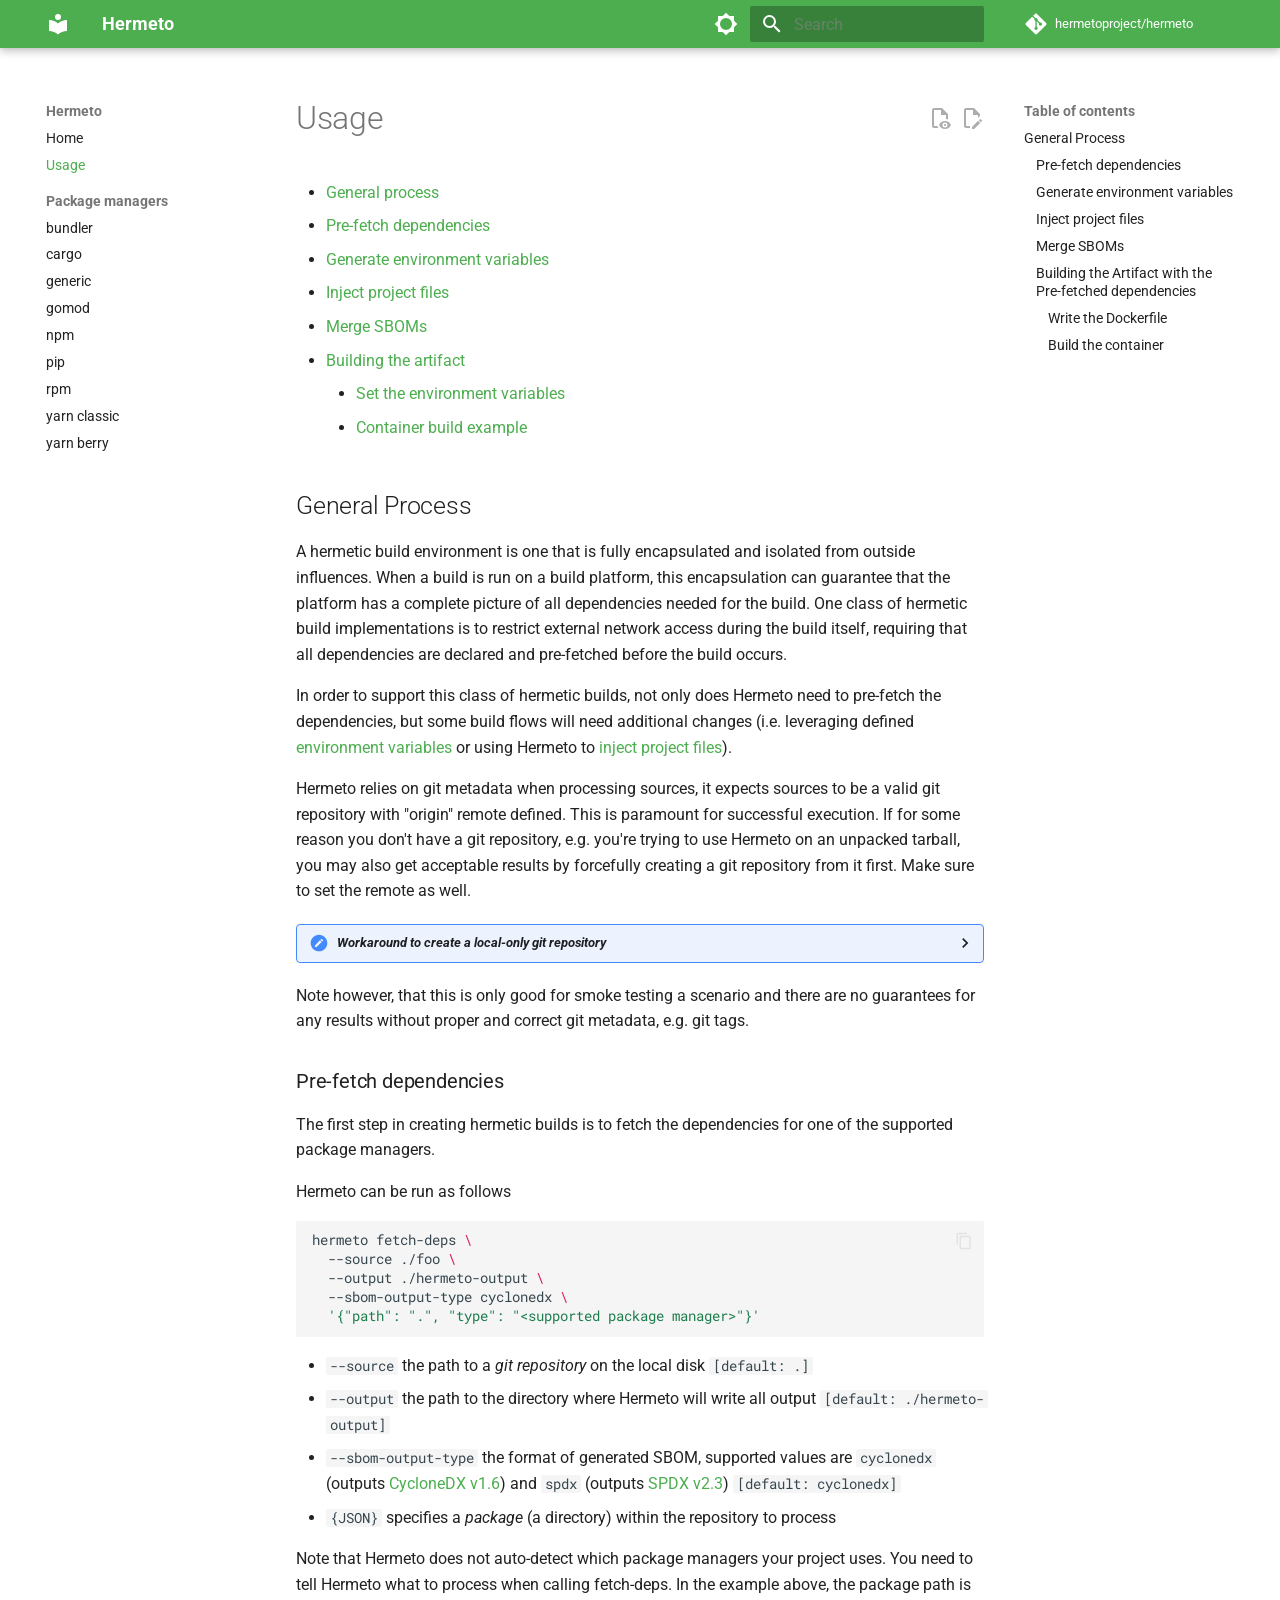
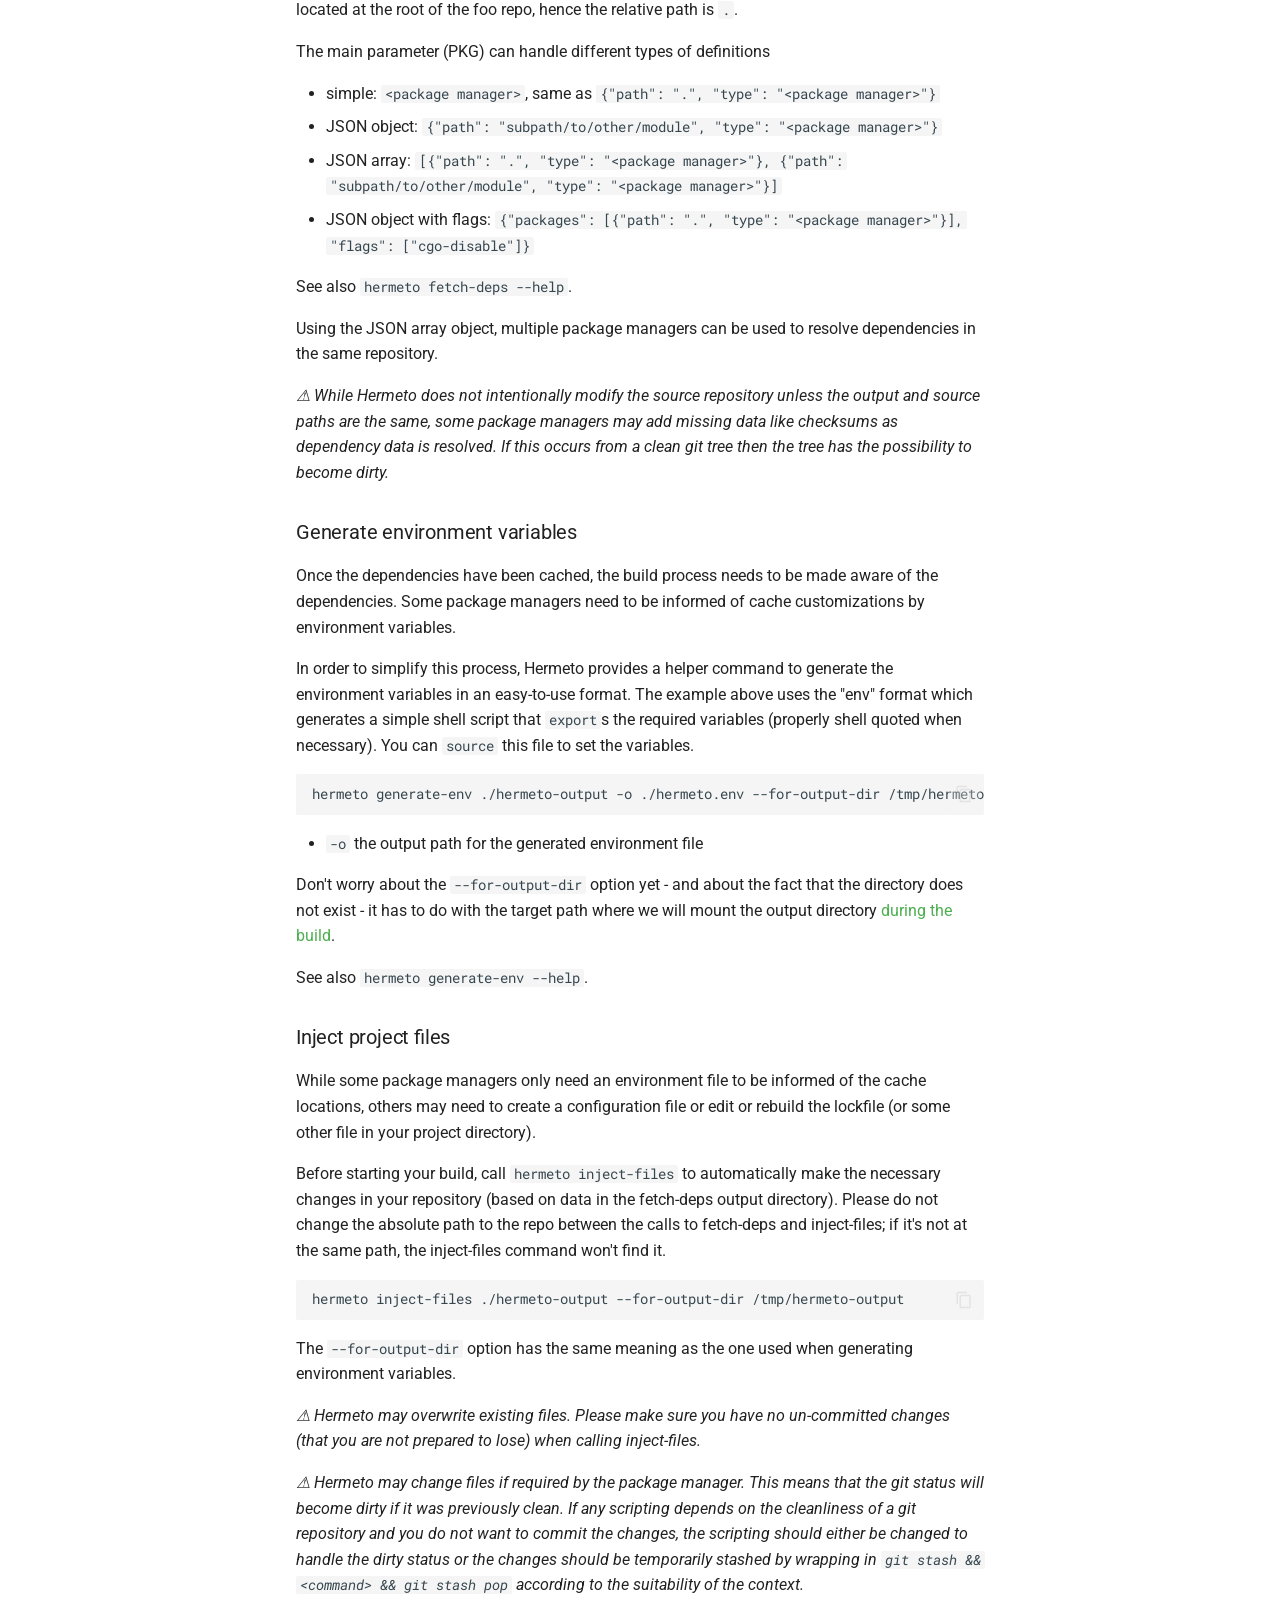
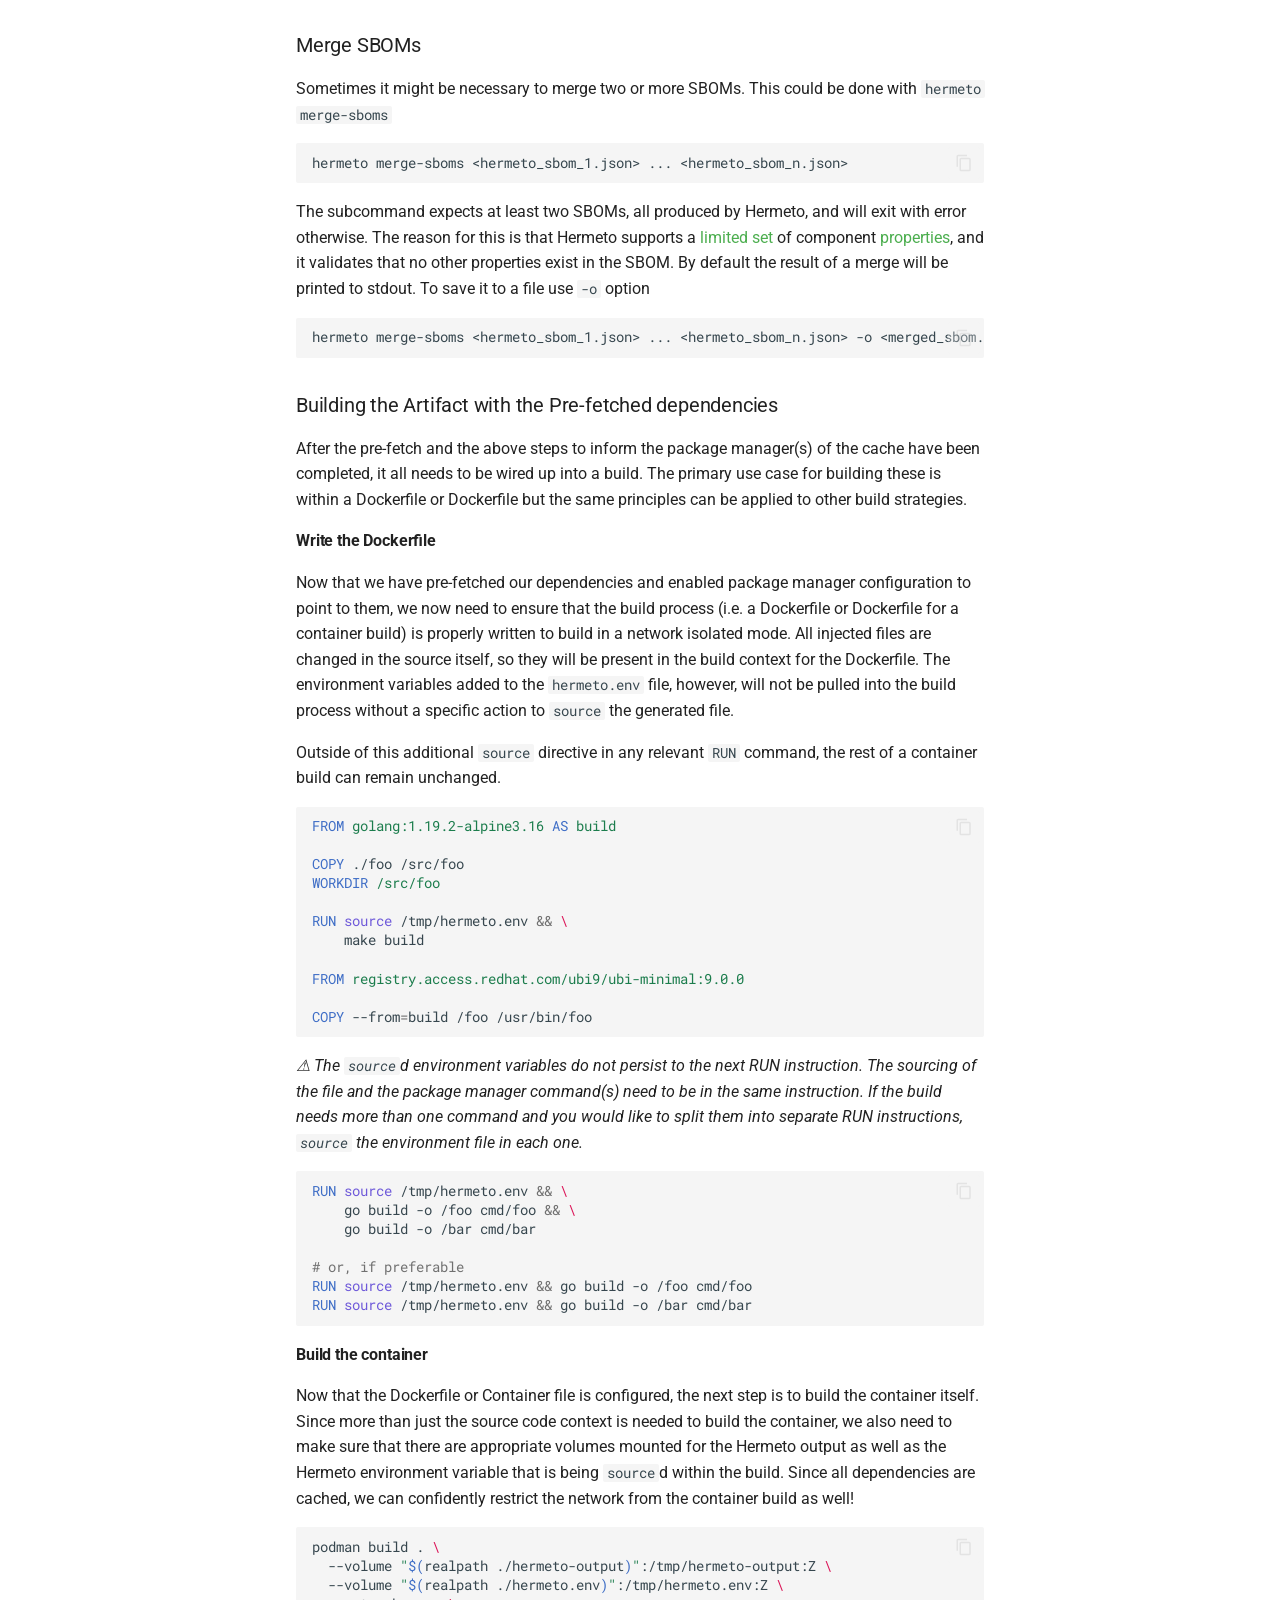
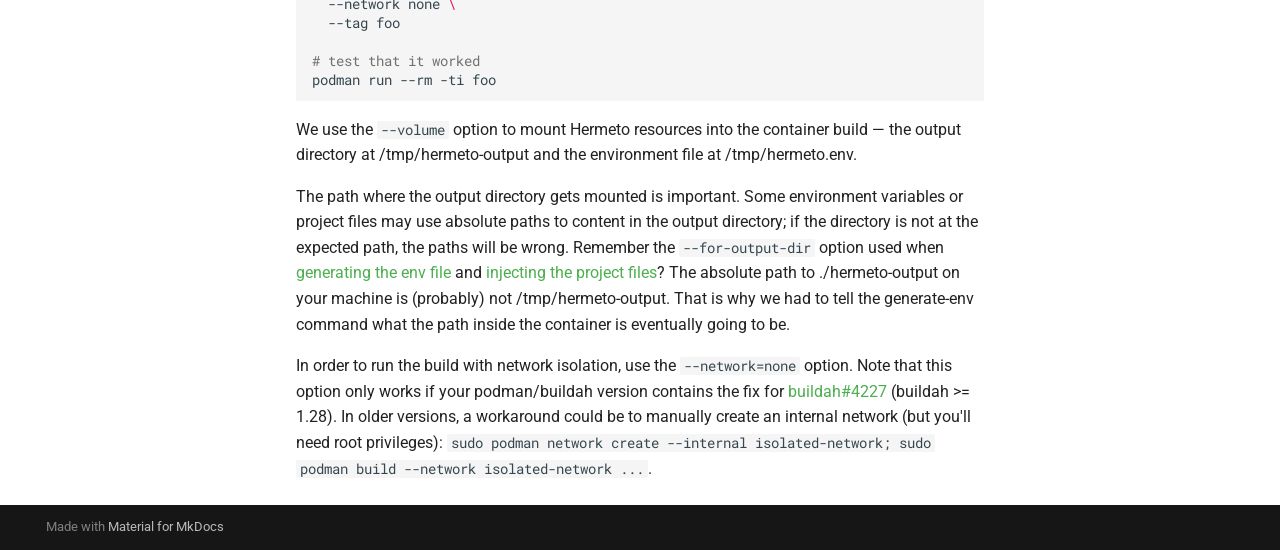
<file: usage/index.html>
<!doctype html>
<html lang="en" class="no-js">
  <head>
    
      <meta charset="utf-8">
      <meta name="viewport" content="width=device-width,initial-scale=1">
      
      
      
      
        <link rel="prev" href="..">
      
      
        <link rel="next" href="../bundler/">
      
      
        
      
      
      <link rel="icon" href="../assets/images/favicon.png">
      <meta name="generator" content="mkdocs-1.6.1, mkdocs-material-9.7.4">
    
    
      
        <title>Usage - Hermeto</title>
      
    
    
      <link rel="stylesheet" href="../assets/stylesheets/main.484c7ddc.min.css">
      
        
        <link rel="stylesheet" href="../assets/stylesheets/palette.ab4e12ef.min.css">
      
      


    
    
      
    
    
      
        
        
        <link rel="preconnect" href="https://fonts.gstatic.com" crossorigin>
        <link rel="stylesheet" href="https://fonts.googleapis.com/css?family=Roboto:300,300i,400,400i,700,700i%7CRoboto+Mono:400,400i,700,700i&display=fallback">
        <style>:root{--md-text-font:"Roboto";--md-code-font:"Roboto Mono"}</style>
      
    
    
    <script>__md_scope=new URL("..",location),__md_hash=e=>[...e].reduce(((e,_)=>(e<<5)-e+_.charCodeAt(0)),0),__md_get=(e,_=localStorage,t=__md_scope)=>JSON.parse(_.getItem(t.pathname+"."+e)),__md_set=(e,_,t=localStorage,a=__md_scope)=>{try{t.setItem(a.pathname+"."+e,JSON.stringify(_))}catch(e){}}</script>
    
      

    
    
  </head>
  
  
    
    
      
    
    
    
    
    <body dir="ltr" data-md-color-scheme="default" data-md-color-primary="green" data-md-color-accent="green">
  
    
    <input class="md-toggle" data-md-toggle="drawer" type="checkbox" id="__drawer" autocomplete="off">
    <input class="md-toggle" data-md-toggle="search" type="checkbox" id="__search" autocomplete="off">
    <label class="md-overlay" for="__drawer"></label>
    <div data-md-component="skip">
      
        
        <a href="#usage" class="md-skip">
          Skip to content
        </a>
      
    </div>
    <div data-md-component="announce">
      
    </div>
    
    
      

  

<header class="md-header md-header--shadow" data-md-component="header">
  <nav class="md-header__inner md-grid" aria-label="Header">
    <a href=".." title="Hermeto" class="md-header__button md-logo" aria-label="Hermeto" data-md-component="logo">
      
  
  <svg xmlns="http://www.w3.org/2000/svg" viewBox="0 0 24 24"><path d="M12 8a3 3 0 0 0 3-3 3 3 0 0 0-3-3 3 3 0 0 0-3 3 3 3 0 0 0 3 3m0 3.54C9.64 9.35 6.5 8 3 8v11c3.5 0 6.64 1.35 9 3.54 2.36-2.19 5.5-3.54 9-3.54V8c-3.5 0-6.64 1.35-9 3.54"/></svg>

    </a>
    <label class="md-header__button md-icon" for="__drawer">
      
      <svg xmlns="http://www.w3.org/2000/svg" viewBox="0 0 24 24"><path d="M3 6h18v2H3zm0 5h18v2H3zm0 5h18v2H3z"/></svg>
    </label>
    <div class="md-header__title" data-md-component="header-title">
      <div class="md-header__ellipsis">
        <div class="md-header__topic">
          <span class="md-ellipsis">
            Hermeto
          </span>
        </div>
        <div class="md-header__topic" data-md-component="header-topic">
          <span class="md-ellipsis">
            
              Usage
            
          </span>
        </div>
      </div>
    </div>
    
      
        <form class="md-header__option" data-md-component="palette">
  
    
    
    
    <input class="md-option" data-md-color-media="" data-md-color-scheme="default" data-md-color-primary="green" data-md-color-accent="green"  aria-label="Switch to dark mode"  type="radio" name="__palette" id="__palette_0">
    
      <label class="md-header__button md-icon" title="Switch to dark mode" for="__palette_1" hidden>
        <svg xmlns="http://www.w3.org/2000/svg" viewBox="0 0 24 24"><path d="M12 18a6 6 0 0 1-6-6 6 6 0 0 1 6-6 6 6 0 0 1 6 6 6 6 0 0 1-6 6m8-2.69L23.31 12 20 8.69V4h-4.69L12 .69 8.69 4H4v4.69L.69 12 4 15.31V20h4.69L12 23.31 15.31 20H20z"/></svg>
      </label>
    
  
    
    
    
    <input class="md-option" data-md-color-media="" data-md-color-scheme="slate" data-md-color-primary="green" data-md-color-accent="green"  aria-label="Switch to light mode"  type="radio" name="__palette" id="__palette_1">
    
      <label class="md-header__button md-icon" title="Switch to light mode" for="__palette_0" hidden>
        <svg xmlns="http://www.w3.org/2000/svg" viewBox="0 0 24 24"><path d="M12 18c-.89 0-1.74-.2-2.5-.55C11.56 16.5 13 14.42 13 12s-1.44-4.5-3.5-5.45C10.26 6.2 11.11 6 12 6a6 6 0 0 1 6 6 6 6 0 0 1-6 6m8-9.31V4h-4.69L12 .69 8.69 4H4v4.69L.69 12 4 15.31V20h4.69L12 23.31 15.31 20H20v-4.69L23.31 12z"/></svg>
      </label>
    
  
</form>
      
    
    
      <script>var palette=__md_get("__palette");if(palette&&palette.color){if("(prefers-color-scheme)"===palette.color.media){var media=matchMedia("(prefers-color-scheme: light)"),input=document.querySelector(media.matches?"[data-md-color-media='(prefers-color-scheme: light)']":"[data-md-color-media='(prefers-color-scheme: dark)']");palette.color.media=input.getAttribute("data-md-color-media"),palette.color.scheme=input.getAttribute("data-md-color-scheme"),palette.color.primary=input.getAttribute("data-md-color-primary"),palette.color.accent=input.getAttribute("data-md-color-accent")}for(var[key,value]of Object.entries(palette.color))document.body.setAttribute("data-md-color-"+key,value)}</script>
    
    
    
      
      
        <label class="md-header__button md-icon" for="__search">
          
          <svg xmlns="http://www.w3.org/2000/svg" viewBox="0 0 24 24"><path d="M9.5 3A6.5 6.5 0 0 1 16 9.5c0 1.61-.59 3.09-1.56 4.23l.27.27h.79l5 5-1.5 1.5-5-5v-.79l-.27-.27A6.52 6.52 0 0 1 9.5 16 6.5 6.5 0 0 1 3 9.5 6.5 6.5 0 0 1 9.5 3m0 2C7 5 5 7 5 9.5S7 14 9.5 14 14 12 14 9.5 12 5 9.5 5"/></svg>
        </label>
        <div class="md-search" data-md-component="search" role="dialog">
  <label class="md-search__overlay" for="__search"></label>
  <div class="md-search__inner" role="search">
    <form class="md-search__form" name="search">
      <input type="text" class="md-search__input" name="query" aria-label="Search" placeholder="Search" autocapitalize="off" autocorrect="off" autocomplete="off" spellcheck="false" data-md-component="search-query" required>
      <label class="md-search__icon md-icon" for="__search">
        
        <svg xmlns="http://www.w3.org/2000/svg" viewBox="0 0 24 24"><path d="M9.5 3A6.5 6.5 0 0 1 16 9.5c0 1.61-.59 3.09-1.56 4.23l.27.27h.79l5 5-1.5 1.5-5-5v-.79l-.27-.27A6.52 6.52 0 0 1 9.5 16 6.5 6.5 0 0 1 3 9.5 6.5 6.5 0 0 1 9.5 3m0 2C7 5 5 7 5 9.5S7 14 9.5 14 14 12 14 9.5 12 5 9.5 5"/></svg>
        
        <svg xmlns="http://www.w3.org/2000/svg" viewBox="0 0 24 24"><path d="M20 11v2H8l5.5 5.5-1.42 1.42L4.16 12l7.92-7.92L13.5 5.5 8 11z"/></svg>
      </label>
      <nav class="md-search__options" aria-label="Search">
        
          <a href="javascript:void(0)" class="md-search__icon md-icon" title="Share" aria-label="Share" data-clipboard data-clipboard-text="" data-md-component="search-share" tabindex="-1">
            
            <svg xmlns="http://www.w3.org/2000/svg" viewBox="0 0 24 24"><path d="M18 16.08c-.76 0-1.44.3-1.96.77L8.91 12.7c.05-.23.09-.46.09-.7s-.04-.47-.09-.7l7.05-4.11c.54.5 1.25.81 2.04.81a3 3 0 0 0 3-3 3 3 0 0 0-3-3 3 3 0 0 0-3 3c0 .24.04.47.09.7L8.04 9.81C7.5 9.31 6.79 9 6 9a3 3 0 0 0-3 3 3 3 0 0 0 3 3c.79 0 1.5-.31 2.04-.81l7.12 4.15c-.05.21-.08.43-.08.66 0 1.61 1.31 2.91 2.92 2.91s2.92-1.3 2.92-2.91A2.92 2.92 0 0 0 18 16.08"/></svg>
          </a>
        
        <button type="reset" class="md-search__icon md-icon" title="Clear" aria-label="Clear" tabindex="-1">
          
          <svg xmlns="http://www.w3.org/2000/svg" viewBox="0 0 24 24"><path d="M19 6.41 17.59 5 12 10.59 6.41 5 5 6.41 10.59 12 5 17.59 6.41 19 12 13.41 17.59 19 19 17.59 13.41 12z"/></svg>
        </button>
      </nav>
      
        <div class="md-search__suggest" data-md-component="search-suggest"></div>
      
    </form>
    <div class="md-search__output">
      <div class="md-search__scrollwrap" tabindex="0" data-md-scrollfix>
        <div class="md-search-result" data-md-component="search-result">
          <div class="md-search-result__meta">
            Initializing search
          </div>
          <ol class="md-search-result__list" role="presentation"></ol>
        </div>
      </div>
    </div>
  </div>
</div>
      
    
    
      <div class="md-header__source">
        <a href="https://github.com/hermetoproject/hermeto" title="Go to repository" class="md-source" data-md-component="source">
  <div class="md-source__icon md-icon">
    
    <svg xmlns="http://www.w3.org/2000/svg" viewBox="0 0 448 512"><!--! Font Awesome Free 7.1.0 by @fontawesome - https://fontawesome.com License - https://fontawesome.com/license/free (Icons: CC BY 4.0, Fonts: SIL OFL 1.1, Code: MIT License) Copyright 2025 Fonticons, Inc.--><path d="M439.6 236.1 244 40.5c-5.4-5.5-12.8-8.5-20.4-8.5s-15 3-20.4 8.4L162.5 81l51.5 51.5c27.1-9.1 52.7 16.8 43.4 43.7l49.7 49.7c34.2-11.8 61.2 31 35.5 56.7-26.5 26.5-70.2-2.9-56-37.3L240.3 199v121.9c25.3 12.5 22.3 41.8 9.1 55-6.4 6.4-15.2 10.1-24.3 10.1s-17.8-3.6-24.3-10.1c-17.6-17.6-11.1-46.9 11.2-56v-123c-20.8-8.5-24.6-30.7-18.6-45L142.6 101 8.5 235.1C3 240.6 0 247.9 0 255.5s3 15 8.5 20.4l195.6 195.7c5.4 5.4 12.7 8.4 20.4 8.4s15-3 20.4-8.4l194.7-194.7c5.4-5.4 8.4-12.8 8.4-20.4s-3-15-8.4-20.4"/></svg>
  </div>
  <div class="md-source__repository">
    hermetoproject/hermeto
  </div>
</a>
      </div>
    
  </nav>
  
</header>
    
    <div class="md-container" data-md-component="container">
      
      
        
          
        
      
      <main class="md-main" data-md-component="main">
        <div class="md-main__inner md-grid">
          
            
              
              <div class="md-sidebar md-sidebar--primary" data-md-component="sidebar" data-md-type="navigation" >
                <div class="md-sidebar__scrollwrap">
                  <div class="md-sidebar__inner">
                    



<nav class="md-nav md-nav--primary" aria-label="Navigation" data-md-level="0">
  <label class="md-nav__title" for="__drawer">
    <a href=".." title="Hermeto" class="md-nav__button md-logo" aria-label="Hermeto" data-md-component="logo">
      
  
  <svg xmlns="http://www.w3.org/2000/svg" viewBox="0 0 24 24"><path d="M12 8a3 3 0 0 0 3-3 3 3 0 0 0-3-3 3 3 0 0 0-3 3 3 3 0 0 0 3 3m0 3.54C9.64 9.35 6.5 8 3 8v11c3.5 0 6.64 1.35 9 3.54 2.36-2.19 5.5-3.54 9-3.54V8c-3.5 0-6.64 1.35-9 3.54"/></svg>

    </a>
    Hermeto
  </label>
  
    <div class="md-nav__source">
      <a href="https://github.com/hermetoproject/hermeto" title="Go to repository" class="md-source" data-md-component="source">
  <div class="md-source__icon md-icon">
    
    <svg xmlns="http://www.w3.org/2000/svg" viewBox="0 0 448 512"><!--! Font Awesome Free 7.1.0 by @fontawesome - https://fontawesome.com License - https://fontawesome.com/license/free (Icons: CC BY 4.0, Fonts: SIL OFL 1.1, Code: MIT License) Copyright 2025 Fonticons, Inc.--><path d="M439.6 236.1 244 40.5c-5.4-5.5-12.8-8.5-20.4-8.5s-15 3-20.4 8.4L162.5 81l51.5 51.5c27.1-9.1 52.7 16.8 43.4 43.7l49.7 49.7c34.2-11.8 61.2 31 35.5 56.7-26.5 26.5-70.2-2.9-56-37.3L240.3 199v121.9c25.3 12.5 22.3 41.8 9.1 55-6.4 6.4-15.2 10.1-24.3 10.1s-17.8-3.6-24.3-10.1c-17.6-17.6-11.1-46.9 11.2-56v-123c-20.8-8.5-24.6-30.7-18.6-45L142.6 101 8.5 235.1C3 240.6 0 247.9 0 255.5s3 15 8.5 20.4l195.6 195.7c5.4 5.4 12.7 8.4 20.4 8.4s15-3 20.4-8.4l194.7-194.7c5.4-5.4 8.4-12.8 8.4-20.4s-3-15-8.4-20.4"/></svg>
  </div>
  <div class="md-source__repository">
    hermetoproject/hermeto
  </div>
</a>
    </div>
  
  <ul class="md-nav__list" data-md-scrollfix>
    
      
      
  
  
  
  
    <li class="md-nav__item">
      <a href=".." class="md-nav__link">
        
  
  
  <span class="md-ellipsis">
    
  
    Home
  

    
  </span>
  
  

      </a>
    </li>
  

    
      
      
  
  
    
  
  
  
    <li class="md-nav__item md-nav__item--active">
      
      <input class="md-nav__toggle md-toggle" type="checkbox" id="__toc">
      
      
        
      
      
        <label class="md-nav__link md-nav__link--active" for="__toc">
          
  
  
  <span class="md-ellipsis">
    
  
    Usage
  

    
  </span>
  
  

          <span class="md-nav__icon md-icon"></span>
        </label>
      
      <a href="./" class="md-nav__link md-nav__link--active">
        
  
  
  <span class="md-ellipsis">
    
  
    Usage
  

    
  </span>
  
  

      </a>
      
        

<nav class="md-nav md-nav--secondary" aria-label="Table of contents">
  
  
  
    
  
  
    <label class="md-nav__title" for="__toc">
      <span class="md-nav__icon md-icon"></span>
      Table of contents
    </label>
    <ul class="md-nav__list" data-md-component="toc" data-md-scrollfix>
      
        <li class="md-nav__item">
  <a href="#general-process" class="md-nav__link">
    <span class="md-ellipsis">
      
        General Process
      
    </span>
  </a>
  
    <nav class="md-nav" aria-label="General Process">
      <ul class="md-nav__list">
        
          <li class="md-nav__item">
  <a href="#pre-fetch-dependencies" class="md-nav__link">
    <span class="md-ellipsis">
      
        Pre-fetch dependencies
      
    </span>
  </a>
  
</li>
        
          <li class="md-nav__item">
  <a href="#generate-environment-variables" class="md-nav__link">
    <span class="md-ellipsis">
      
        Generate environment variables
      
    </span>
  </a>
  
</li>
        
          <li class="md-nav__item">
  <a href="#inject-project-files" class="md-nav__link">
    <span class="md-ellipsis">
      
        Inject project files
      
    </span>
  </a>
  
</li>
        
          <li class="md-nav__item">
  <a href="#merge-sboms" class="md-nav__link">
    <span class="md-ellipsis">
      
        Merge SBOMs
      
    </span>
  </a>
  
</li>
        
          <li class="md-nav__item">
  <a href="#building-the-artifact-with-the-pre-fetched-dependencies" class="md-nav__link">
    <span class="md-ellipsis">
      
        Building the Artifact with the Pre-fetched dependencies
      
    </span>
  </a>
  
    <nav class="md-nav" aria-label="Building the Artifact with the Pre-fetched dependencies">
      <ul class="md-nav__list">
        
          <li class="md-nav__item">
  <a href="#write-the-dockerfile" class="md-nav__link">
    <span class="md-ellipsis">
      
        Write the Dockerfile
      
    </span>
  </a>
  
</li>
        
          <li class="md-nav__item">
  <a href="#build-the-container" class="md-nav__link">
    <span class="md-ellipsis">
      
        Build the container
      
    </span>
  </a>
  
</li>
        
      </ul>
    </nav>
  
</li>
        
      </ul>
    </nav>
  
</li>
      
    </ul>
  
</nav>
      
    </li>
  

    
      
      
  
  
  
  
    
    
    
    
      
        
        
      
    
    
    <li class="md-nav__item md-nav__item--section md-nav__item--nested">
      
        
        
        <input class="md-nav__toggle md-toggle " type="checkbox" id="__nav_3" >
        
          
          <label class="md-nav__link" for="__nav_3" id="__nav_3_label" tabindex="">
            
  
  
  <span class="md-ellipsis">
    
  
    Package managers
  

    
  </span>
  
  

            <span class="md-nav__icon md-icon"></span>
          </label>
        
        <nav class="md-nav" data-md-level="1" aria-labelledby="__nav_3_label" aria-expanded="false">
          <label class="md-nav__title" for="__nav_3">
            <span class="md-nav__icon md-icon"></span>
            
  
    Package managers
  

          </label>
          <ul class="md-nav__list" data-md-scrollfix>
            
              
                
  
  
  
  
    <li class="md-nav__item">
      <a href="../bundler/" class="md-nav__link">
        
  
  
  <span class="md-ellipsis">
    
  
    bundler
  

    
  </span>
  
  

      </a>
    </li>
  

              
            
              
                
  
  
  
  
    <li class="md-nav__item">
      <a href="../cargo/" class="md-nav__link">
        
  
  
  <span class="md-ellipsis">
    
  
    cargo
  

    
  </span>
  
  

      </a>
    </li>
  

              
            
              
                
  
  
  
  
    <li class="md-nav__item">
      <a href="../generic/" class="md-nav__link">
        
  
  
  <span class="md-ellipsis">
    
  
    generic
  

    
  </span>
  
  

      </a>
    </li>
  

              
            
              
                
  
  
  
  
    <li class="md-nav__item">
      <a href="../gomod/" class="md-nav__link">
        
  
  
  <span class="md-ellipsis">
    
  
    gomod
  

    
  </span>
  
  

      </a>
    </li>
  

              
            
              
                
  
  
  
  
    <li class="md-nav__item">
      <a href="../npm/" class="md-nav__link">
        
  
  
  <span class="md-ellipsis">
    
  
    npm
  

    
  </span>
  
  

      </a>
    </li>
  

              
            
              
                
  
  
  
  
    <li class="md-nav__item">
      <a href="../pip/" class="md-nav__link">
        
  
  
  <span class="md-ellipsis">
    
  
    pip
  

    
  </span>
  
  

      </a>
    </li>
  

              
            
              
                
  
  
  
  
    <li class="md-nav__item">
      <a href="../rpm/" class="md-nav__link">
        
  
  
  <span class="md-ellipsis">
    
  
    rpm
  

    
  </span>
  
  

      </a>
    </li>
  

              
            
              
                
  
  
  
  
    <li class="md-nav__item">
      <a href="../yarn_classic/" class="md-nav__link">
        
  
  
  <span class="md-ellipsis">
    
  
    yarn classic
  

    
  </span>
  
  

      </a>
    </li>
  

              
            
              
                
  
  
  
  
    <li class="md-nav__item">
      <a href="../yarn/" class="md-nav__link">
        
  
  
  <span class="md-ellipsis">
    
  
    yarn berry
  

    
  </span>
  
  

      </a>
    </li>
  

              
            
          </ul>
        </nav>
      
    </li>
  

    
  </ul>
</nav>
                  </div>
                </div>
              </div>
            
            
              
              <div class="md-sidebar md-sidebar--secondary" data-md-component="sidebar" data-md-type="toc" >
                <div class="md-sidebar__scrollwrap">
                  <div class="md-sidebar__inner">
                    

<nav class="md-nav md-nav--secondary" aria-label="Table of contents">
  
  
  
    
  
  
    <label class="md-nav__title" for="__toc">
      <span class="md-nav__icon md-icon"></span>
      Table of contents
    </label>
    <ul class="md-nav__list" data-md-component="toc" data-md-scrollfix>
      
        <li class="md-nav__item">
  <a href="#general-process" class="md-nav__link">
    <span class="md-ellipsis">
      
        General Process
      
    </span>
  </a>
  
    <nav class="md-nav" aria-label="General Process">
      <ul class="md-nav__list">
        
          <li class="md-nav__item">
  <a href="#pre-fetch-dependencies" class="md-nav__link">
    <span class="md-ellipsis">
      
        Pre-fetch dependencies
      
    </span>
  </a>
  
</li>
        
          <li class="md-nav__item">
  <a href="#generate-environment-variables" class="md-nav__link">
    <span class="md-ellipsis">
      
        Generate environment variables
      
    </span>
  </a>
  
</li>
        
          <li class="md-nav__item">
  <a href="#inject-project-files" class="md-nav__link">
    <span class="md-ellipsis">
      
        Inject project files
      
    </span>
  </a>
  
</li>
        
          <li class="md-nav__item">
  <a href="#merge-sboms" class="md-nav__link">
    <span class="md-ellipsis">
      
        Merge SBOMs
      
    </span>
  </a>
  
</li>
        
          <li class="md-nav__item">
  <a href="#building-the-artifact-with-the-pre-fetched-dependencies" class="md-nav__link">
    <span class="md-ellipsis">
      
        Building the Artifact with the Pre-fetched dependencies
      
    </span>
  </a>
  
    <nav class="md-nav" aria-label="Building the Artifact with the Pre-fetched dependencies">
      <ul class="md-nav__list">
        
          <li class="md-nav__item">
  <a href="#write-the-dockerfile" class="md-nav__link">
    <span class="md-ellipsis">
      
        Write the Dockerfile
      
    </span>
  </a>
  
</li>
        
          <li class="md-nav__item">
  <a href="#build-the-container" class="md-nav__link">
    <span class="md-ellipsis">
      
        Build the container
      
    </span>
  </a>
  
</li>
        
      </ul>
    </nav>
  
</li>
        
      </ul>
    </nav>
  
</li>
      
    </ul>
  
</nav>
                  </div>
                </div>
              </div>
            
          
          
            <div class="md-content" data-md-component="content">
              
              <article class="md-content__inner md-typeset">
                
                  


  
    <a href="https://github.com/hermetoproject/hermeto/edit/main/docs/usage.md" title="Edit this page" class="md-content__button md-icon" rel="edit">
      
      <svg xmlns="http://www.w3.org/2000/svg" viewBox="0 0 24 24"><path d="M10 20H6V4h7v5h5v3.1l2-2V8l-6-6H6c-1.1 0-2 .9-2 2v16c0 1.1.9 2 2 2h4zm10.2-7c.1 0 .3.1.4.2l1.3 1.3c.2.2.2.6 0 .8l-1 1-2.1-2.1 1-1c.1-.1.2-.2.4-.2m0 3.9L14.1 23H12v-2.1l6.1-6.1z"/></svg>
    </a>
  
  
    
      
    
    <a href="https://github.com/hermetoproject/hermeto/raw/main/docs/usage.md" title="View source of this page" class="md-content__button md-icon">
      
      <svg xmlns="http://www.w3.org/2000/svg" viewBox="0 0 24 24"><path d="M17 18c.56 0 1 .44 1 1s-.44 1-1 1-1-.44-1-1 .44-1 1-1m0-3c-2.73 0-5.06 1.66-6 4 .94 2.34 3.27 4 6 4s5.06-1.66 6-4c-.94-2.34-3.27-4-6-4m0 6.5a2.5 2.5 0 0 1-2.5-2.5 2.5 2.5 0 0 1 2.5-2.5 2.5 2.5 0 0 1 2.5 2.5 2.5 2.5 0 0 1-2.5 2.5M9.27 20H6V4h7v5h5v4.07c.7.08 1.36.25 2 .49V8l-6-6H6a2 2 0 0 0-2 2v16a2 2 0 0 0 2 2h4.5a8.2 8.2 0 0 1-1.23-2"/></svg>
    </a>
  


<h1 id="usage">Usage<a class="headerlink" href="#usage" title="Permanent link">&para;</a></h1>
<ul>
<li><a href="#general-process">General process</a></li>
<li><a href="#pre-fetch-dependencies">Pre-fetch dependencies</a></li>
<li><a href="#generate-environment-variables">Generate environment variables</a></li>
<li><a href="#inject-project-files">Inject project files</a></li>
<li><a href="#merge-sboms">Merge SBOMs</a></li>
<li><a href="#building-the-artifact-with-the-pre-fetched-dependencies">Building the artifact</a><ul>
<li><a href="#write-the-dockerfile">Set the environment variables</a></li>
<li><a href="#build-the-container">Container build example</a></li>
</ul>
</li>
</ul>
<h2 id="general-process">General Process<a class="headerlink" href="#general-process" title="Permanent link">&para;</a></h2>
<p>A hermetic build environment is one that is fully encapsulated and isolated from
outside influences. When a build is run on a build platform, this encapsulation
can guarantee that the platform has a complete picture of all dependencies
needed for the build. One class of hermetic build implementations is to restrict
external network access during the build itself, requiring that all dependencies
are declared and pre-fetched before the build occurs.</p>
<p>In order to support this class of hermetic builds, not only does Hermeto need to
pre-fetch the dependencies, but some build flows will need additional changes
(i.e. leveraging defined <a href="#generate-environment-variables">environment variables</a>
or using Hermeto to <a href="#inject-project-files">inject project files</a>).</p>
<p>Hermeto relies on git metadata when processing sources, it expects sources to
be a valid git repository with "origin" remote defined. This is paramount
for successful execution. If for some reason you don't have a git repository,
e.g. you're trying to use Hermeto on an unpacked tarball, you may also get
acceptable results by forcefully creating a git repository from it first.
Make sure to set the remote as well.</p>
<details>
  <summary><em>Workaround to create a local-only git repository</em></summary>

<!-- markdownlint-disable-next-line no-inline-html -->
<pre>
git init && git add -A && git commit -m "initial commit" && \
git remote add origin https://github.com/someorg/somerepo
</pre>

<strong>WARNING!</strong>
</br>This is not a substitute for having a proper repository and should be used
only for testing!
</details>

<p>Note however, that this is only good for smoke testing a scenario and there are
no guarantees for any results without proper and correct git metadata, e.g. git tags.</p>
<h3 id="pre-fetch-dependencies">Pre-fetch dependencies<a class="headerlink" href="#pre-fetch-dependencies" title="Permanent link">&para;</a></h3>
<p>The first step in creating hermetic builds is to fetch the dependencies for one
of the supported package managers.</p>
<p>Hermeto can be run as follows</p>
<div class="highlight"><pre><span></span><code>hermeto<span class="w"> </span>fetch-deps<span class="w"> </span><span class="se">\</span>
<span class="w">  </span>--source<span class="w"> </span>./foo<span class="w"> </span><span class="se">\</span>
<span class="w">  </span>--output<span class="w"> </span>./hermeto-output<span class="w"> </span><span class="se">\</span>
<span class="w">  </span>--sbom-output-type<span class="w"> </span>cyclonedx<span class="w"> </span><span class="se">\</span>
<span class="w">  </span><span class="s1">&#39;{&quot;path&quot;: &quot;.&quot;, &quot;type&quot;: &quot;&lt;supported package manager&gt;&quot;}&#39;</span>
</code></pre></div>
<ul>
<li><code>--source</code> the path to a <em>git repository</em> on the local disk <code>[default: .]</code></li>
<li><code>--output</code> the path to the directory where Hermeto will write all output
  <code>[default: ./hermeto-output]</code></li>
<li><code>--sbom-output-type</code> the format of generated SBOM, supported values are
  <code>cyclonedx</code> (outputs <a href="https://cyclonedx.org/docs/1.6/json">CycloneDX v1.6</a>) and <code>spdx</code> (outputs <a href="https://spdx.github.io/spdx-spec/v2.3/">SPDX v2.3</a>)
  <code>[default: cyclonedx]</code></li>
<li><code>{JSON}</code> specifies a <em>package</em> (a directory) within the repository to process</li>
</ul>
<p>Note that Hermeto does not auto-detect which package managers your project uses.
You need to tell Hermeto what to process when calling fetch-deps. In the example
above, the package path is located at the root of the foo repo, hence the
relative path is <code>.</code>.</p>
<p>The main parameter (PKG) can handle different types of definitions</p>
<ul>
<li>simple: <code>&lt;package manager&gt;</code>, same as <code>{"path": ".", "type": "&lt;package manager&gt;"}</code></li>
<li>JSON object: <code>{"path": "subpath/to/other/module", "type": "&lt;package manager&gt;"}</code></li>
<li>JSON array: <code>[{"path": ".", "type": "&lt;package manager&gt;"}, {"path":
  "subpath/to/other/module", "type": "&lt;package manager&gt;"}]</code></li>
<li>JSON object with flags: <code>{"packages": [{"path": ".", "type": "&lt;package
  manager&gt;"}], "flags": ["cgo-disable"]}</code></li>
</ul>
<p>See also <code>hermeto fetch-deps --help</code>.</p>
<p>Using the JSON array object, multiple package managers can be used to resolve
dependencies in the same repository.</p>
<p><em>⚠ While Hermeto does not intentionally modify the source repository unless the
output and source paths are the same, some package managers may add missing data
like checksums as dependency data is resolved. If this occurs from a clean git
tree then the tree has the possibility to become dirty.</em></p>
<h3 id="generate-environment-variables">Generate environment variables<a class="headerlink" href="#generate-environment-variables" title="Permanent link">&para;</a></h3>
<p>Once the dependencies have been cached, the build process needs to be made aware
of the dependencies. Some package managers need to be informed of cache
customizations by environment variables.</p>
<p>In order to simplify this process, Hermeto provides a helper command to generate
the environment variables in an easy-to-use format. The example above uses the
"env" format which generates a simple shell script that <code>export</code>s the required
variables (properly shell quoted when necessary). You can <code>source</code> this file to
set the variables.</p>
<div class="highlight"><pre><span></span><code>hermeto<span class="w"> </span>generate-env<span class="w"> </span>./hermeto-output<span class="w"> </span>-o<span class="w"> </span>./hermeto.env<span class="w"> </span>--for-output-dir<span class="w"> </span>/tmp/hermeto-output
</code></pre></div>
<ul>
<li><code>-o</code> the output path for the generated environment file</li>
</ul>
<p>Don't worry about the <code>--for-output-dir</code> option yet - and about the fact that
the directory does not exist - it has to do with the target path where we will
mount the output directory <a href="#build-the-container">during the build</a>.</p>
<p>See also <code>hermeto generate-env --help</code>.</p>
<h3 id="inject-project-files">Inject project files<a class="headerlink" href="#inject-project-files" title="Permanent link">&para;</a></h3>
<p>While some package managers only need an environment file to be informed of the
cache locations, others may need to create a configuration file or edit or rebuild
the lockfile (or some other file in your project directory).</p>
<p>Before starting your build, call <code>hermeto inject-files</code> to automatically make
the necessary changes in your repository (based on data in the fetch-deps output
directory). Please do not change the absolute path to the repo between the calls
to fetch-deps and inject-files; if it's not at the same path, the inject-files
command won't find it.</p>
<div class="highlight"><pre><span></span><code>hermeto<span class="w"> </span>inject-files<span class="w"> </span>./hermeto-output<span class="w"> </span>--for-output-dir<span class="w"> </span>/tmp/hermeto-output
</code></pre></div>
<p>The <code>--for-output-dir</code> option has the same meaning as the one used when
generating environment variables.</p>
<p><em>⚠ Hermeto may overwrite existing files. Please make sure you have no
un-committed changes (that you are not prepared to lose) when calling
inject-files.</em></p>
<p><em>⚠ Hermeto may change files if required by the package manager. This means that
the git status will become dirty if it was previously clean. If any scripting
depends on the cleanliness of a git repository and you do not want to commit the
changes, the scripting should either be changed to handle the dirty status or
the changes should be temporarily stashed by wrapping in <code>git stash &amp;&amp; &lt;command&gt;
&amp;&amp; git stash pop</code> according to the suitability of the context.</em></p>
<h3 id="merge-sboms">Merge SBOMs<a class="headerlink" href="#merge-sboms" title="Permanent link">&para;</a></h3>
<p>Sometimes it might be necessary to merge two or more SBOMs. This could be done
with <code>hermeto merge-sboms</code></p>
<div class="highlight"><pre><span></span><code>hermeto<span class="w"> </span>merge-sboms<span class="w"> </span>&lt;hermeto_sbom_1.json&gt;<span class="w"> </span>...<span class="w"> </span>&lt;hermeto_sbom_n.json&gt;
</code></pre></div>
<p>The subcommand expects at least two SBOMs, all produced by Hermeto, and will
exit with error otherwise. The reason for this is that Hermeto supports a
<a href="https://github.com/hermetoproject/hermeto/blob/main/hermeto/core/models/sbom.py#L7-L13">limited set</a> of component <a href="https://cyclonedx.org/docs/1.6/json/#components_items_properties">properties</a>, and it validates that no other
properties exist in the SBOM. By default the result of a merge will be printed
to stdout. To save it to a file use <code>-o</code> option</p>
<div class="highlight"><pre><span></span><code>hermeto<span class="w"> </span>merge-sboms<span class="w"> </span>&lt;hermeto_sbom_1.json&gt;<span class="w"> </span>...<span class="w"> </span>&lt;hermeto_sbom_n.json&gt;<span class="w"> </span>-o<span class="w"> </span>&lt;merged_sbom.json&gt;
</code></pre></div>
<h3 id="building-the-artifact-with-the-pre-fetched-dependencies">Building the Artifact with the Pre-fetched dependencies<a class="headerlink" href="#building-the-artifact-with-the-pre-fetched-dependencies" title="Permanent link">&para;</a></h3>
<p>After the pre-fetch and the above steps to inform the package manager(s) of the
cache have been completed, it all needs to be wired up into a build. The primary
use case for building these is within a Dockerfile or Dockerfile but the same
principles can be applied to other build strategies.</p>
<h4 id="write-the-dockerfile">Write the Dockerfile<a class="headerlink" href="#write-the-dockerfile" title="Permanent link">&para;</a></h4>
<p>Now that we have pre-fetched our dependencies and enabled package manager
configuration to point to them, we now need to ensure that the build process
(i.e. a Dockerfile or Dockerfile for a container build) is properly written
to build in a network isolated mode. All injected files are changed in the
source itself, so they will be present in the build context for the
Dockerfile. The environment variables added to the <code>hermeto.env</code> file,
however, will not be pulled into the build process without a specific action to
<code>source</code> the generated file.</p>
<p>Outside of this additional <code>source</code> directive in any relevant <code>RUN</code> command, the
rest of a container build can remain unchanged.</p>
<div class="highlight"><pre><span></span><code><span class="k">FROM</span><span class="w"> </span><span class="s">golang:1.19.2-alpine3.16</span><span class="w"> </span><span class="k">AS</span><span class="w"> </span><span class="s">build</span>

<span class="k">COPY</span><span class="w"> </span>./foo<span class="w"> </span>/src/foo
<span class="k">WORKDIR</span><span class="w"> </span><span class="s">/src/foo</span>

<span class="k">RUN</span><span class="w"> </span><span class="nb">source</span><span class="w"> </span>/tmp/hermeto.env<span class="w"> </span><span class="o">&amp;&amp;</span><span class="w"> </span><span class="se">\</span>
<span class="w">    </span>make<span class="w"> </span>build

<span class="k">FROM</span><span class="w"> </span><span class="s">registry.access.redhat.com/ubi9/ubi-minimal:9.0.0</span>

<span class="k">COPY</span><span class="w"> </span>--from<span class="o">=</span>build<span class="w"> </span>/foo<span class="w"> </span>/usr/bin/foo
</code></pre></div>
<p><em>⚠ The <code>source</code>d environment variables do not persist to the next RUN
instruction. The sourcing of the file and the package manager command(s) need to
be in the same instruction. If the build needs more than one command and you
would like to split them into separate RUN instructions, <code>source</code> the
environment file in each one.</em></p>
<div class="highlight"><pre><span></span><code><span class="k">RUN</span><span class="w"> </span><span class="nb">source</span><span class="w"> </span>/tmp/hermeto.env<span class="w"> </span><span class="o">&amp;&amp;</span><span class="w"> </span><span class="se">\</span>
<span class="w">    </span>go<span class="w"> </span>build<span class="w"> </span>-o<span class="w"> </span>/foo<span class="w"> </span>cmd/foo<span class="w"> </span><span class="o">&amp;&amp;</span><span class="w"> </span><span class="se">\</span>
<span class="w">    </span>go<span class="w"> </span>build<span class="w"> </span>-o<span class="w"> </span>/bar<span class="w"> </span>cmd/bar

<span class="c"># or, if preferable</span>
<span class="k">RUN</span><span class="w"> </span><span class="nb">source</span><span class="w"> </span>/tmp/hermeto.env<span class="w"> </span><span class="o">&amp;&amp;</span><span class="w"> </span>go<span class="w"> </span>build<span class="w"> </span>-o<span class="w"> </span>/foo<span class="w"> </span>cmd/foo
<span class="k">RUN</span><span class="w"> </span><span class="nb">source</span><span class="w"> </span>/tmp/hermeto.env<span class="w"> </span><span class="o">&amp;&amp;</span><span class="w"> </span>go<span class="w"> </span>build<span class="w"> </span>-o<span class="w"> </span>/bar<span class="w"> </span>cmd/bar
</code></pre></div>
<h4 id="build-the-container">Build the container<a class="headerlink" href="#build-the-container" title="Permanent link">&para;</a></h4>
<p>Now that the Dockerfile or Container file is configured, the next step is to
build the container itself. Since more than just the source code context is
needed to build the container, we also need to make sure that there are
appropriate volumes mounted for the Hermeto output as well as the Hermeto
environment variable that is being <code>source</code>d within the build. Since all
dependencies are cached, we can confidently restrict the network from the
container build as well!</p>
<div class="highlight"><pre><span></span><code>podman<span class="w"> </span>build<span class="w"> </span>.<span class="w"> </span><span class="se">\</span>
<span class="w">  </span>--volume<span class="w"> </span><span class="s2">&quot;</span><span class="k">$(</span>realpath<span class="w"> </span>./hermeto-output<span class="k">)</span><span class="s2">&quot;</span>:/tmp/hermeto-output:Z<span class="w"> </span><span class="se">\</span>
<span class="w">  </span>--volume<span class="w"> </span><span class="s2">&quot;</span><span class="k">$(</span>realpath<span class="w"> </span>./hermeto.env<span class="k">)</span><span class="s2">&quot;</span>:/tmp/hermeto.env:Z<span class="w"> </span><span class="se">\</span>
<span class="w">  </span>--network<span class="w"> </span>none<span class="w"> </span><span class="se">\</span>
<span class="w">  </span>--tag<span class="w"> </span>foo

<span class="c1"># test that it worked</span>
podman<span class="w"> </span>run<span class="w"> </span>--rm<span class="w"> </span>-ti<span class="w"> </span>foo
</code></pre></div>
<p>We use the <code>--volume</code> option to mount Hermeto resources into the container build
— the output directory at /tmp/hermeto-output and the environment file at
/tmp/hermeto.env.</p>
<p>The path where the output directory gets mounted is important. Some environment
variables or project files may use absolute paths to content in the output
directory; if the directory is not at the expected path, the paths will be
wrong. Remember the <code>--for-output-dir</code> option used when
<a href="#generate-environment-variables">generating the env file</a>
and <a href="#inject-project-files">injecting the project files</a>?
The absolute path to ./hermeto-output on your machine is (probably) not
/tmp/hermeto-output. That is why we had to tell the generate-env command what
the path inside the container is eventually going to be.</p>
<p>In order to run the build with network isolation, use the <code>--network=none</code>
option. Note that this option only works if your podman/buildah version contains
the fix for <a href="https://github.com/containers/buildah/issues/4227">buildah#4227</a> (buildah &gt;= 1.28). In older versions, a workaround
could be to manually create an internal network (but you'll need root
privileges): <code>sudo podman network create --internal isolated-network; sudo
podman build --network isolated-network ...</code>.</p>












                
              </article>
            </div>
          
          
<script>var target=document.getElementById(location.hash.slice(1));target&&target.name&&(target.checked=target.name.startsWith("__tabbed_"))</script>
        </div>
        
      </main>
      
        <footer class="md-footer">
  
  <div class="md-footer-meta md-typeset">
    <div class="md-footer-meta__inner md-grid">
      <div class="md-copyright">
  
  
    Made with
    <a href="https://squidfunk.github.io/mkdocs-material/" target="_blank" rel="noopener">
      Material for MkDocs
    </a>
  
</div>
      
    </div>
  </div>
</footer>
      
    </div>
    <div class="md-dialog" data-md-component="dialog">
      <div class="md-dialog__inner md-typeset"></div>
    </div>
    
    
    
      
      
      <script id="__config" type="application/json">{"annotate": null, "base": "..", "features": ["content.action.edit", "content.action.view", "content.code.copy", "content.tooltips", "navigation.sections", "search.share", "search.suggest"], "search": "../assets/javascripts/workers/search.2c215733.min.js", "tags": null, "translations": {"clipboard.copied": "Copied to clipboard", "clipboard.copy": "Copy to clipboard", "search.result.more.one": "1 more on this page", "search.result.more.other": "# more on this page", "search.result.none": "No matching documents", "search.result.one": "1 matching document", "search.result.other": "# matching documents", "search.result.placeholder": "Type to start searching", "search.result.term.missing": "Missing", "select.version": "Select version"}, "version": null}</script>
    
    
      <script src="../assets/javascripts/bundle.79ae519e.min.js"></script>
      
    
  </body>
</html>
</file>
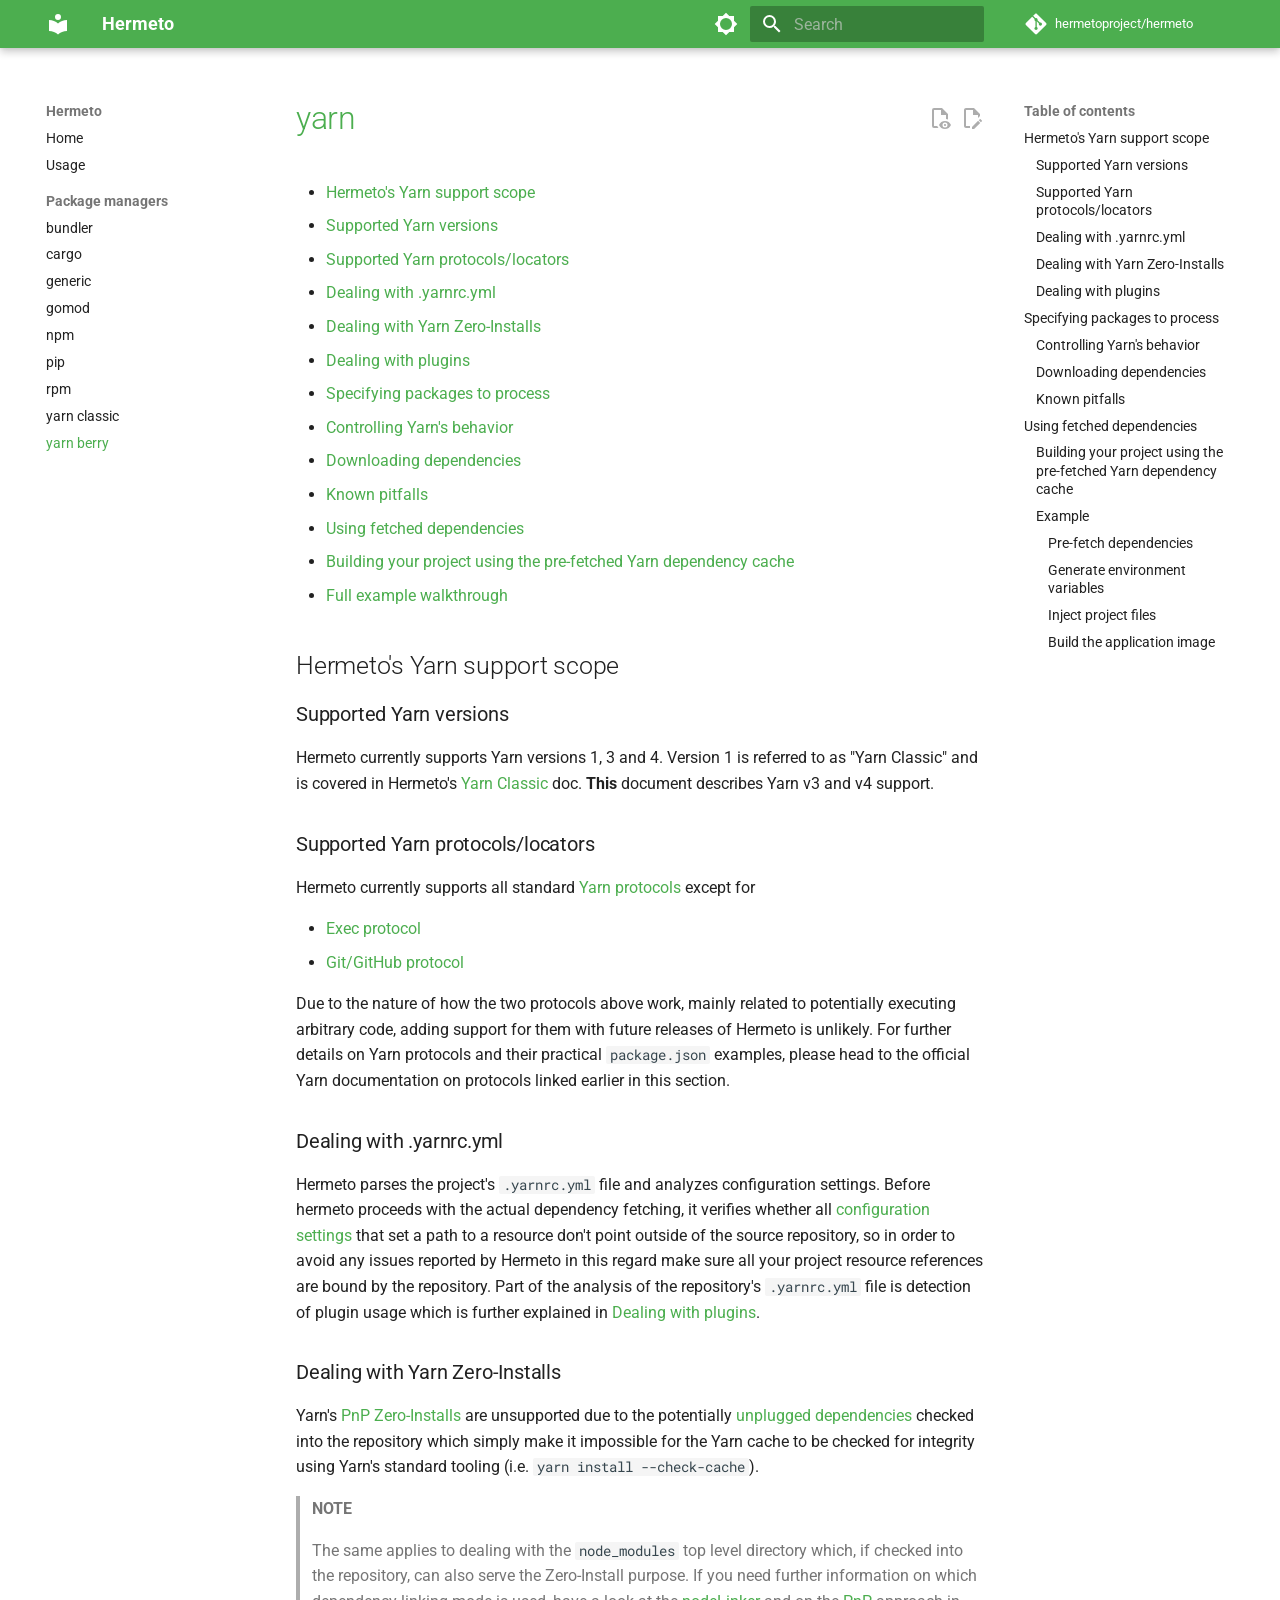
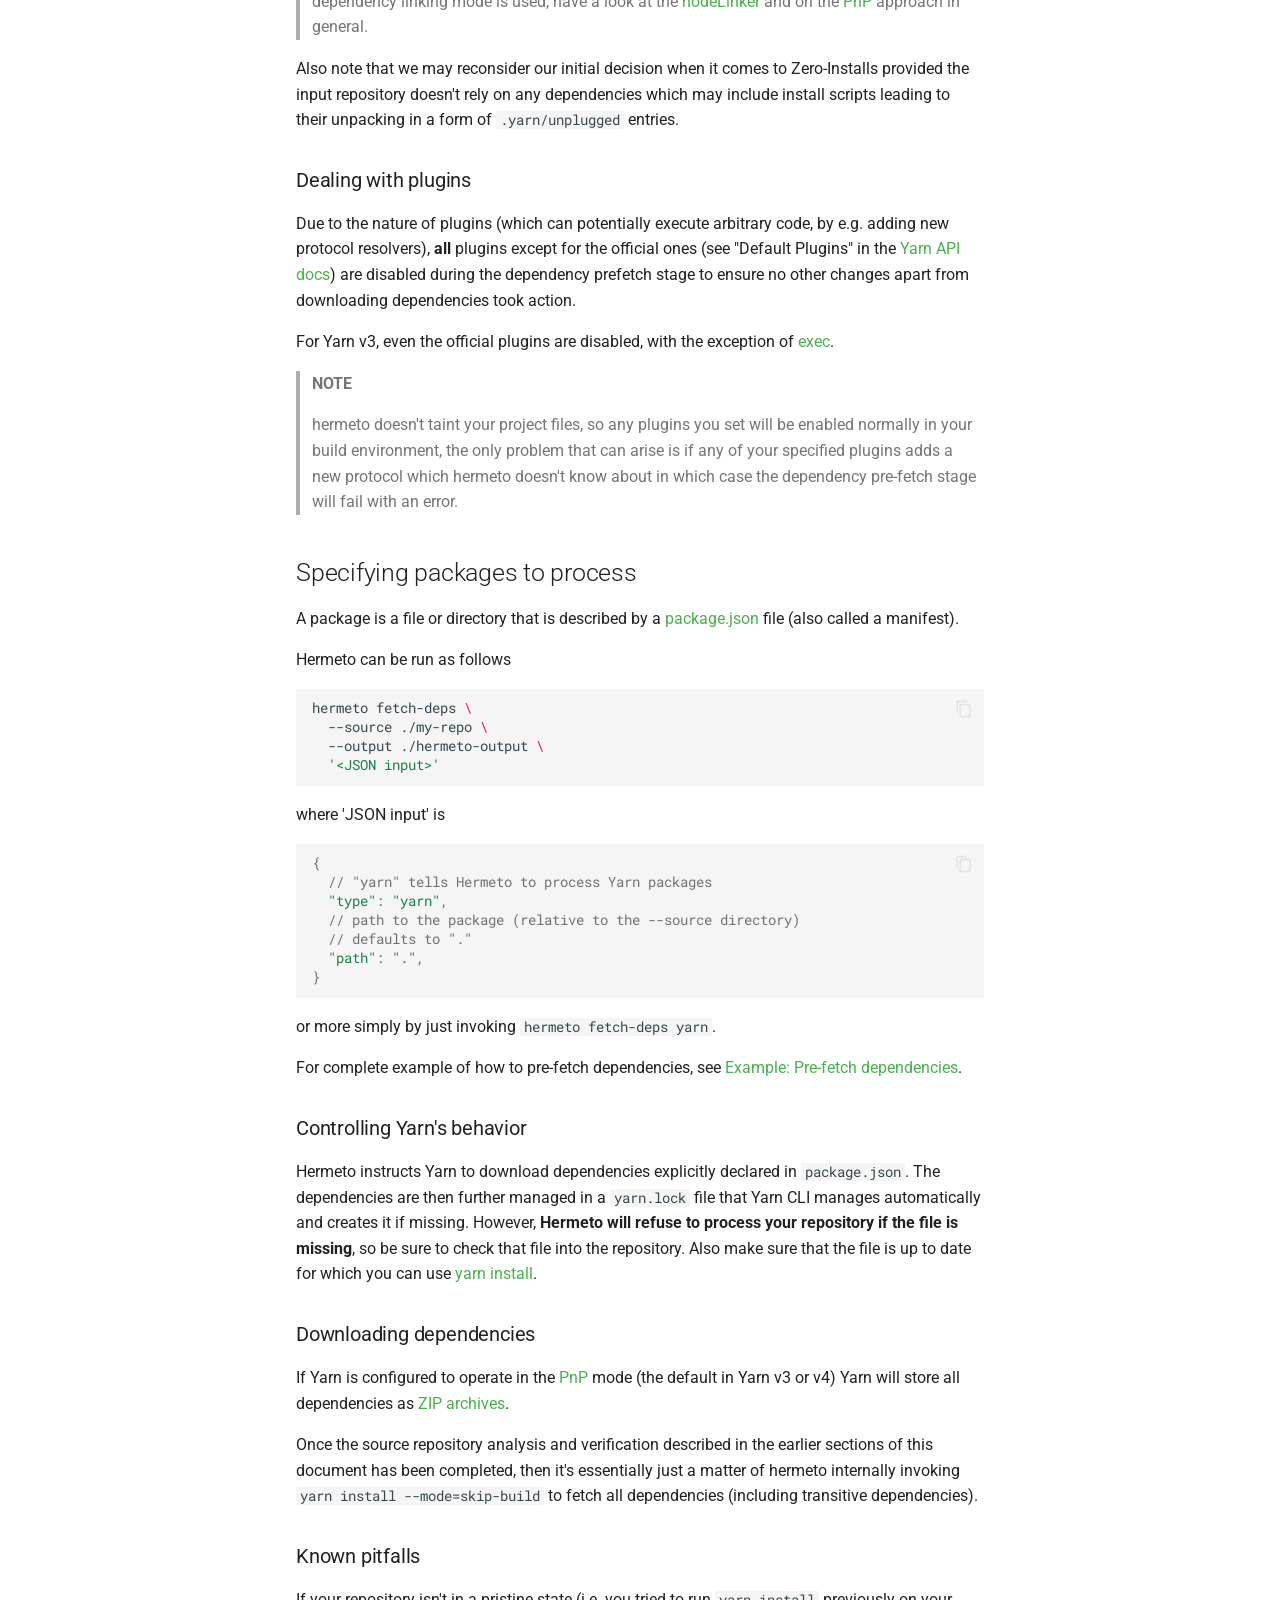
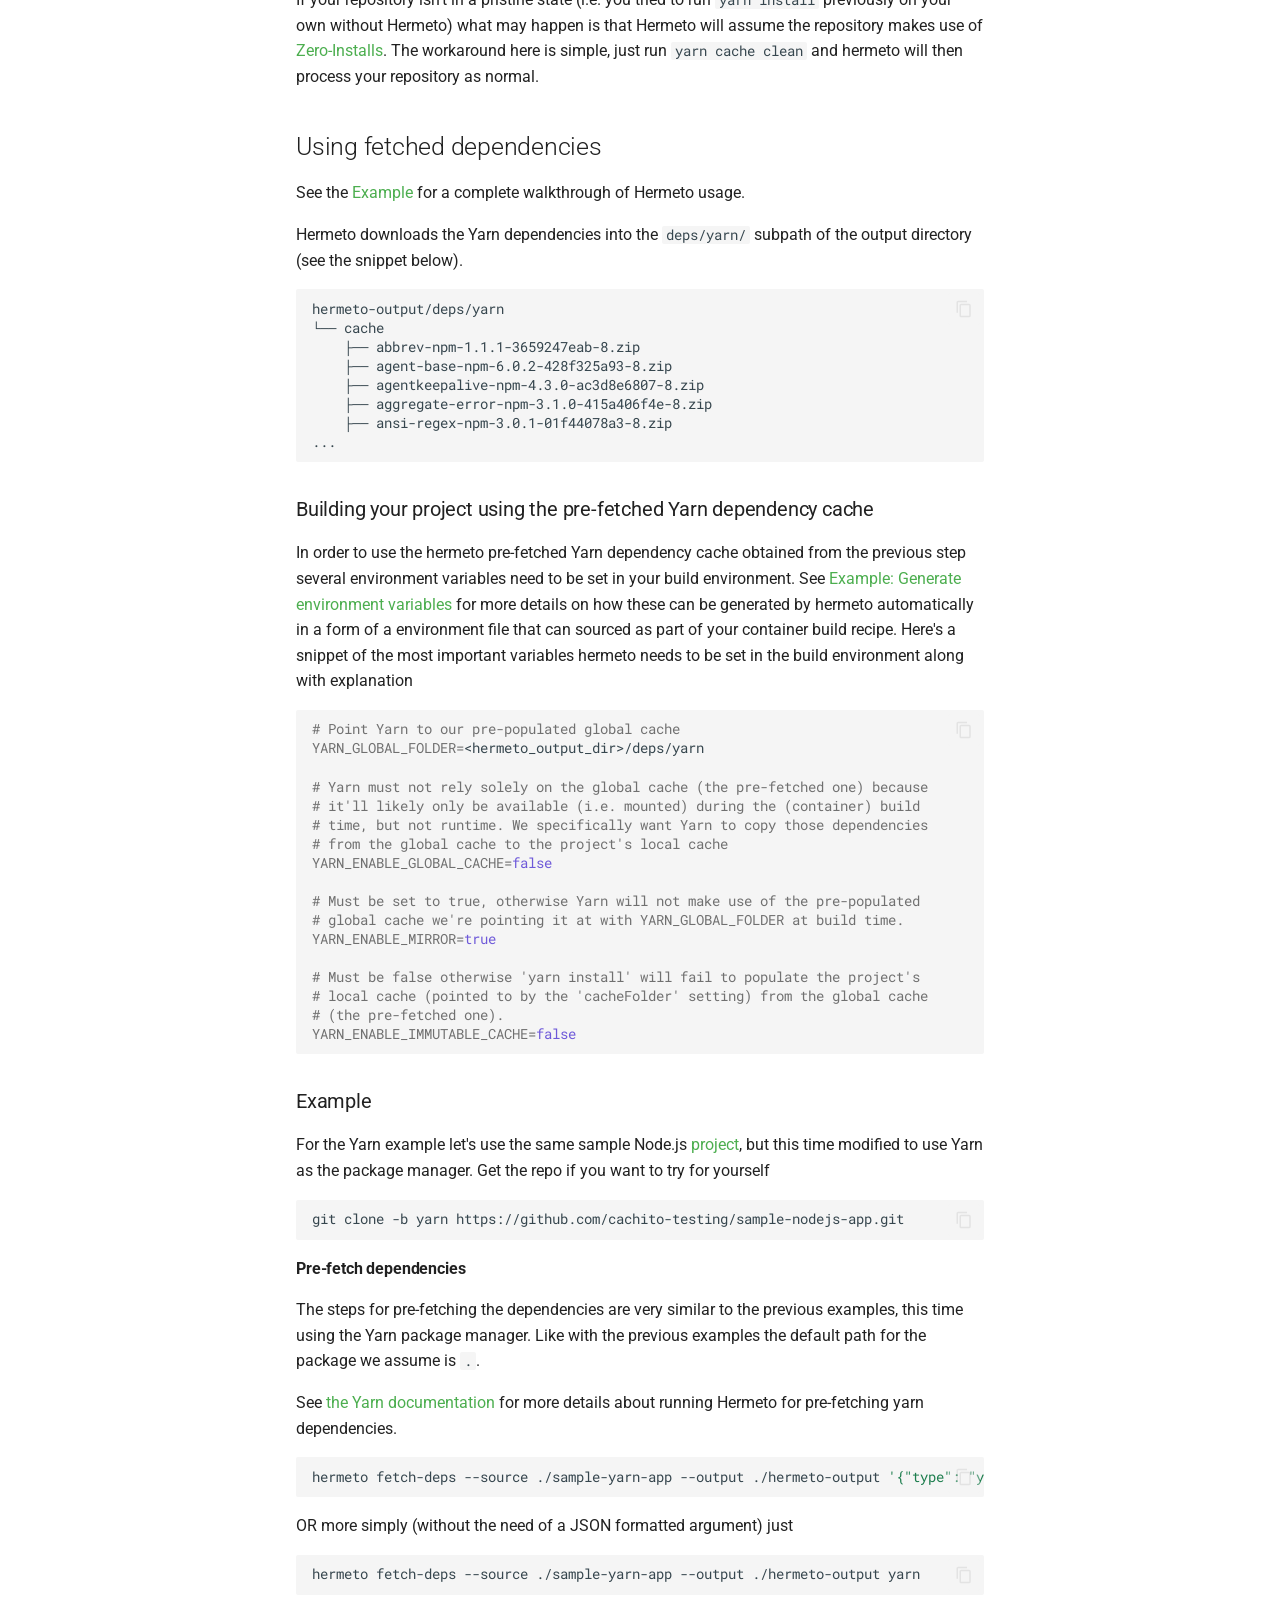
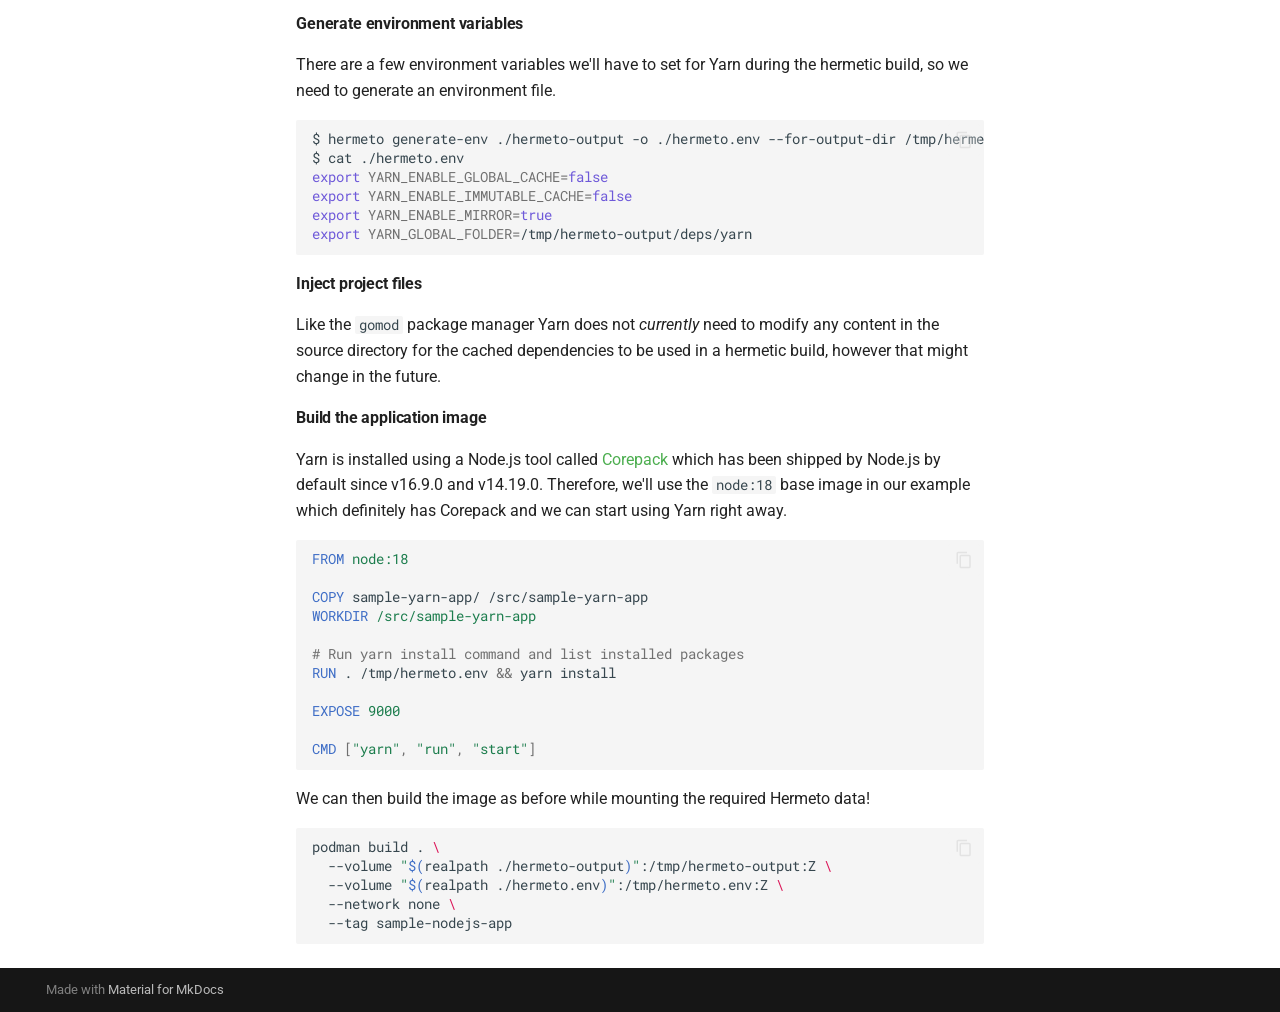
<file: yarn/index.html>
<!doctype html>
<html lang="en" class="no-js">
  <head>
    
      <meta charset="utf-8">
      <meta name="viewport" content="width=device-width,initial-scale=1">
      
      
      
      
        <link rel="prev" href="../yarn_classic/">
      
      
      
        
      
      
      <link rel="icon" href="../assets/images/favicon.png">
      <meta name="generator" content="mkdocs-1.6.1, mkdocs-material-9.7.4">
    
    
      
        <title>yarn berry - Hermeto</title>
      
    
    
      <link rel="stylesheet" href="../assets/stylesheets/main.484c7ddc.min.css">
      
        
        <link rel="stylesheet" href="../assets/stylesheets/palette.ab4e12ef.min.css">
      
      


    
    
      
    
    
      
        
        
        <link rel="preconnect" href="https://fonts.gstatic.com" crossorigin>
        <link rel="stylesheet" href="https://fonts.googleapis.com/css?family=Roboto:300,300i,400,400i,700,700i%7CRoboto+Mono:400,400i,700,700i&display=fallback">
        <style>:root{--md-text-font:"Roboto";--md-code-font:"Roboto Mono"}</style>
      
    
    
    <script>__md_scope=new URL("..",location),__md_hash=e=>[...e].reduce(((e,_)=>(e<<5)-e+_.charCodeAt(0)),0),__md_get=(e,_=localStorage,t=__md_scope)=>JSON.parse(_.getItem(t.pathname+"."+e)),__md_set=(e,_,t=localStorage,a=__md_scope)=>{try{t.setItem(a.pathname+"."+e,JSON.stringify(_))}catch(e){}}</script>
    
      

    
    
  </head>
  
  
    
    
      
    
    
    
    
    <body dir="ltr" data-md-color-scheme="default" data-md-color-primary="green" data-md-color-accent="green">
  
    
    <input class="md-toggle" data-md-toggle="drawer" type="checkbox" id="__drawer" autocomplete="off">
    <input class="md-toggle" data-md-toggle="search" type="checkbox" id="__search" autocomplete="off">
    <label class="md-overlay" for="__drawer"></label>
    <div data-md-component="skip">
      
        
        <a href="#yarn" class="md-skip">
          Skip to content
        </a>
      
    </div>
    <div data-md-component="announce">
      
    </div>
    
    
      

  

<header class="md-header md-header--shadow" data-md-component="header">
  <nav class="md-header__inner md-grid" aria-label="Header">
    <a href=".." title="Hermeto" class="md-header__button md-logo" aria-label="Hermeto" data-md-component="logo">
      
  
  <svg xmlns="http://www.w3.org/2000/svg" viewBox="0 0 24 24"><path d="M12 8a3 3 0 0 0 3-3 3 3 0 0 0-3-3 3 3 0 0 0-3 3 3 3 0 0 0 3 3m0 3.54C9.64 9.35 6.5 8 3 8v11c3.5 0 6.64 1.35 9 3.54 2.36-2.19 5.5-3.54 9-3.54V8c-3.5 0-6.64 1.35-9 3.54"/></svg>

    </a>
    <label class="md-header__button md-icon" for="__drawer">
      
      <svg xmlns="http://www.w3.org/2000/svg" viewBox="0 0 24 24"><path d="M3 6h18v2H3zm0 5h18v2H3zm0 5h18v2H3z"/></svg>
    </label>
    <div class="md-header__title" data-md-component="header-title">
      <div class="md-header__ellipsis">
        <div class="md-header__topic">
          <span class="md-ellipsis">
            Hermeto
          </span>
        </div>
        <div class="md-header__topic" data-md-component="header-topic">
          <span class="md-ellipsis">
            
              yarn berry
            
          </span>
        </div>
      </div>
    </div>
    
      
        <form class="md-header__option" data-md-component="palette">
  
    
    
    
    <input class="md-option" data-md-color-media="" data-md-color-scheme="default" data-md-color-primary="green" data-md-color-accent="green"  aria-label="Switch to dark mode"  type="radio" name="__palette" id="__palette_0">
    
      <label class="md-header__button md-icon" title="Switch to dark mode" for="__palette_1" hidden>
        <svg xmlns="http://www.w3.org/2000/svg" viewBox="0 0 24 24"><path d="M12 18a6 6 0 0 1-6-6 6 6 0 0 1 6-6 6 6 0 0 1 6 6 6 6 0 0 1-6 6m8-2.69L23.31 12 20 8.69V4h-4.69L12 .69 8.69 4H4v4.69L.69 12 4 15.31V20h4.69L12 23.31 15.31 20H20z"/></svg>
      </label>
    
  
    
    
    
    <input class="md-option" data-md-color-media="" data-md-color-scheme="slate" data-md-color-primary="green" data-md-color-accent="green"  aria-label="Switch to light mode"  type="radio" name="__palette" id="__palette_1">
    
      <label class="md-header__button md-icon" title="Switch to light mode" for="__palette_0" hidden>
        <svg xmlns="http://www.w3.org/2000/svg" viewBox="0 0 24 24"><path d="M12 18c-.89 0-1.74-.2-2.5-.55C11.56 16.5 13 14.42 13 12s-1.44-4.5-3.5-5.45C10.26 6.2 11.11 6 12 6a6 6 0 0 1 6 6 6 6 0 0 1-6 6m8-9.31V4h-4.69L12 .69 8.69 4H4v4.69L.69 12 4 15.31V20h4.69L12 23.31 15.31 20H20v-4.69L23.31 12z"/></svg>
      </label>
    
  
</form>
      
    
    
      <script>var palette=__md_get("__palette");if(palette&&palette.color){if("(prefers-color-scheme)"===palette.color.media){var media=matchMedia("(prefers-color-scheme: light)"),input=document.querySelector(media.matches?"[data-md-color-media='(prefers-color-scheme: light)']":"[data-md-color-media='(prefers-color-scheme: dark)']");palette.color.media=input.getAttribute("data-md-color-media"),palette.color.scheme=input.getAttribute("data-md-color-scheme"),palette.color.primary=input.getAttribute("data-md-color-primary"),palette.color.accent=input.getAttribute("data-md-color-accent")}for(var[key,value]of Object.entries(palette.color))document.body.setAttribute("data-md-color-"+key,value)}</script>
    
    
    
      
      
        <label class="md-header__button md-icon" for="__search">
          
          <svg xmlns="http://www.w3.org/2000/svg" viewBox="0 0 24 24"><path d="M9.5 3A6.5 6.5 0 0 1 16 9.5c0 1.61-.59 3.09-1.56 4.23l.27.27h.79l5 5-1.5 1.5-5-5v-.79l-.27-.27A6.52 6.52 0 0 1 9.5 16 6.5 6.5 0 0 1 3 9.5 6.5 6.5 0 0 1 9.5 3m0 2C7 5 5 7 5 9.5S7 14 9.5 14 14 12 14 9.5 12 5 9.5 5"/></svg>
        </label>
        <div class="md-search" data-md-component="search" role="dialog">
  <label class="md-search__overlay" for="__search"></label>
  <div class="md-search__inner" role="search">
    <form class="md-search__form" name="search">
      <input type="text" class="md-search__input" name="query" aria-label="Search" placeholder="Search" autocapitalize="off" autocorrect="off" autocomplete="off" spellcheck="false" data-md-component="search-query" required>
      <label class="md-search__icon md-icon" for="__search">
        
        <svg xmlns="http://www.w3.org/2000/svg" viewBox="0 0 24 24"><path d="M9.5 3A6.5 6.5 0 0 1 16 9.5c0 1.61-.59 3.09-1.56 4.23l.27.27h.79l5 5-1.5 1.5-5-5v-.79l-.27-.27A6.52 6.52 0 0 1 9.5 16 6.5 6.5 0 0 1 3 9.5 6.5 6.5 0 0 1 9.5 3m0 2C7 5 5 7 5 9.5S7 14 9.5 14 14 12 14 9.5 12 5 9.5 5"/></svg>
        
        <svg xmlns="http://www.w3.org/2000/svg" viewBox="0 0 24 24"><path d="M20 11v2H8l5.5 5.5-1.42 1.42L4.16 12l7.92-7.92L13.5 5.5 8 11z"/></svg>
      </label>
      <nav class="md-search__options" aria-label="Search">
        
          <a href="javascript:void(0)" class="md-search__icon md-icon" title="Share" aria-label="Share" data-clipboard data-clipboard-text="" data-md-component="search-share" tabindex="-1">
            
            <svg xmlns="http://www.w3.org/2000/svg" viewBox="0 0 24 24"><path d="M18 16.08c-.76 0-1.44.3-1.96.77L8.91 12.7c.05-.23.09-.46.09-.7s-.04-.47-.09-.7l7.05-4.11c.54.5 1.25.81 2.04.81a3 3 0 0 0 3-3 3 3 0 0 0-3-3 3 3 0 0 0-3 3c0 .24.04.47.09.7L8.04 9.81C7.5 9.31 6.79 9 6 9a3 3 0 0 0-3 3 3 3 0 0 0 3 3c.79 0 1.5-.31 2.04-.81l7.12 4.15c-.05.21-.08.43-.08.66 0 1.61 1.31 2.91 2.92 2.91s2.92-1.3 2.92-2.91A2.92 2.92 0 0 0 18 16.08"/></svg>
          </a>
        
        <button type="reset" class="md-search__icon md-icon" title="Clear" aria-label="Clear" tabindex="-1">
          
          <svg xmlns="http://www.w3.org/2000/svg" viewBox="0 0 24 24"><path d="M19 6.41 17.59 5 12 10.59 6.41 5 5 6.41 10.59 12 5 17.59 6.41 19 12 13.41 17.59 19 19 17.59 13.41 12z"/></svg>
        </button>
      </nav>
      
        <div class="md-search__suggest" data-md-component="search-suggest"></div>
      
    </form>
    <div class="md-search__output">
      <div class="md-search__scrollwrap" tabindex="0" data-md-scrollfix>
        <div class="md-search-result" data-md-component="search-result">
          <div class="md-search-result__meta">
            Initializing search
          </div>
          <ol class="md-search-result__list" role="presentation"></ol>
        </div>
      </div>
    </div>
  </div>
</div>
      
    
    
      <div class="md-header__source">
        <a href="https://github.com/hermetoproject/hermeto" title="Go to repository" class="md-source" data-md-component="source">
  <div class="md-source__icon md-icon">
    
    <svg xmlns="http://www.w3.org/2000/svg" viewBox="0 0 448 512"><!--! Font Awesome Free 7.1.0 by @fontawesome - https://fontawesome.com License - https://fontawesome.com/license/free (Icons: CC BY 4.0, Fonts: SIL OFL 1.1, Code: MIT License) Copyright 2025 Fonticons, Inc.--><path d="M439.6 236.1 244 40.5c-5.4-5.5-12.8-8.5-20.4-8.5s-15 3-20.4 8.4L162.5 81l51.5 51.5c27.1-9.1 52.7 16.8 43.4 43.7l49.7 49.7c34.2-11.8 61.2 31 35.5 56.7-26.5 26.5-70.2-2.9-56-37.3L240.3 199v121.9c25.3 12.5 22.3 41.8 9.1 55-6.4 6.4-15.2 10.1-24.3 10.1s-17.8-3.6-24.3-10.1c-17.6-17.6-11.1-46.9 11.2-56v-123c-20.8-8.5-24.6-30.7-18.6-45L142.6 101 8.5 235.1C3 240.6 0 247.9 0 255.5s3 15 8.5 20.4l195.6 195.7c5.4 5.4 12.7 8.4 20.4 8.4s15-3 20.4-8.4l194.7-194.7c5.4-5.4 8.4-12.8 8.4-20.4s-3-15-8.4-20.4"/></svg>
  </div>
  <div class="md-source__repository">
    hermetoproject/hermeto
  </div>
</a>
      </div>
    
  </nav>
  
</header>
    
    <div class="md-container" data-md-component="container">
      
      
        
          
        
      
      <main class="md-main" data-md-component="main">
        <div class="md-main__inner md-grid">
          
            
              
              <div class="md-sidebar md-sidebar--primary" data-md-component="sidebar" data-md-type="navigation" >
                <div class="md-sidebar__scrollwrap">
                  <div class="md-sidebar__inner">
                    



<nav class="md-nav md-nav--primary" aria-label="Navigation" data-md-level="0">
  <label class="md-nav__title" for="__drawer">
    <a href=".." title="Hermeto" class="md-nav__button md-logo" aria-label="Hermeto" data-md-component="logo">
      
  
  <svg xmlns="http://www.w3.org/2000/svg" viewBox="0 0 24 24"><path d="M12 8a3 3 0 0 0 3-3 3 3 0 0 0-3-3 3 3 0 0 0-3 3 3 3 0 0 0 3 3m0 3.54C9.64 9.35 6.5 8 3 8v11c3.5 0 6.64 1.35 9 3.54 2.36-2.19 5.5-3.54 9-3.54V8c-3.5 0-6.64 1.35-9 3.54"/></svg>

    </a>
    Hermeto
  </label>
  
    <div class="md-nav__source">
      <a href="https://github.com/hermetoproject/hermeto" title="Go to repository" class="md-source" data-md-component="source">
  <div class="md-source__icon md-icon">
    
    <svg xmlns="http://www.w3.org/2000/svg" viewBox="0 0 448 512"><!--! Font Awesome Free 7.1.0 by @fontawesome - https://fontawesome.com License - https://fontawesome.com/license/free (Icons: CC BY 4.0, Fonts: SIL OFL 1.1, Code: MIT License) Copyright 2025 Fonticons, Inc.--><path d="M439.6 236.1 244 40.5c-5.4-5.5-12.8-8.5-20.4-8.5s-15 3-20.4 8.4L162.5 81l51.5 51.5c27.1-9.1 52.7 16.8 43.4 43.7l49.7 49.7c34.2-11.8 61.2 31 35.5 56.7-26.5 26.5-70.2-2.9-56-37.3L240.3 199v121.9c25.3 12.5 22.3 41.8 9.1 55-6.4 6.4-15.2 10.1-24.3 10.1s-17.8-3.6-24.3-10.1c-17.6-17.6-11.1-46.9 11.2-56v-123c-20.8-8.5-24.6-30.7-18.6-45L142.6 101 8.5 235.1C3 240.6 0 247.9 0 255.5s3 15 8.5 20.4l195.6 195.7c5.4 5.4 12.7 8.4 20.4 8.4s15-3 20.4-8.4l194.7-194.7c5.4-5.4 8.4-12.8 8.4-20.4s-3-15-8.4-20.4"/></svg>
  </div>
  <div class="md-source__repository">
    hermetoproject/hermeto
  </div>
</a>
    </div>
  
  <ul class="md-nav__list" data-md-scrollfix>
    
      
      
  
  
  
  
    <li class="md-nav__item">
      <a href=".." class="md-nav__link">
        
  
  
  <span class="md-ellipsis">
    
  
    Home
  

    
  </span>
  
  

      </a>
    </li>
  

    
      
      
  
  
  
  
    <li class="md-nav__item">
      <a href="../usage/" class="md-nav__link">
        
  
  
  <span class="md-ellipsis">
    
  
    Usage
  

    
  </span>
  
  

      </a>
    </li>
  

    
      
      
  
  
    
  
  
  
    
    
    
    
      
        
        
      
    
    
    <li class="md-nav__item md-nav__item--active md-nav__item--section md-nav__item--nested">
      
        
        
        <input class="md-nav__toggle md-toggle " type="checkbox" id="__nav_3" checked>
        
          
          <label class="md-nav__link" for="__nav_3" id="__nav_3_label" tabindex="">
            
  
  
  <span class="md-ellipsis">
    
  
    Package managers
  

    
  </span>
  
  

            <span class="md-nav__icon md-icon"></span>
          </label>
        
        <nav class="md-nav" data-md-level="1" aria-labelledby="__nav_3_label" aria-expanded="true">
          <label class="md-nav__title" for="__nav_3">
            <span class="md-nav__icon md-icon"></span>
            
  
    Package managers
  

          </label>
          <ul class="md-nav__list" data-md-scrollfix>
            
              
                
  
  
  
  
    <li class="md-nav__item">
      <a href="../bundler/" class="md-nav__link">
        
  
  
  <span class="md-ellipsis">
    
  
    bundler
  

    
  </span>
  
  

      </a>
    </li>
  

              
            
              
                
  
  
  
  
    <li class="md-nav__item">
      <a href="../cargo/" class="md-nav__link">
        
  
  
  <span class="md-ellipsis">
    
  
    cargo
  

    
  </span>
  
  

      </a>
    </li>
  

              
            
              
                
  
  
  
  
    <li class="md-nav__item">
      <a href="../generic/" class="md-nav__link">
        
  
  
  <span class="md-ellipsis">
    
  
    generic
  

    
  </span>
  
  

      </a>
    </li>
  

              
            
              
                
  
  
  
  
    <li class="md-nav__item">
      <a href="../gomod/" class="md-nav__link">
        
  
  
  <span class="md-ellipsis">
    
  
    gomod
  

    
  </span>
  
  

      </a>
    </li>
  

              
            
              
                
  
  
  
  
    <li class="md-nav__item">
      <a href="../npm/" class="md-nav__link">
        
  
  
  <span class="md-ellipsis">
    
  
    npm
  

    
  </span>
  
  

      </a>
    </li>
  

              
            
              
                
  
  
  
  
    <li class="md-nav__item">
      <a href="../pip/" class="md-nav__link">
        
  
  
  <span class="md-ellipsis">
    
  
    pip
  

    
  </span>
  
  

      </a>
    </li>
  

              
            
              
                
  
  
  
  
    <li class="md-nav__item">
      <a href="../rpm/" class="md-nav__link">
        
  
  
  <span class="md-ellipsis">
    
  
    rpm
  

    
  </span>
  
  

      </a>
    </li>
  

              
            
              
                
  
  
  
  
    <li class="md-nav__item">
      <a href="../yarn_classic/" class="md-nav__link">
        
  
  
  <span class="md-ellipsis">
    
  
    yarn classic
  

    
  </span>
  
  

      </a>
    </li>
  

              
            
              
                
  
  
    
  
  
  
    <li class="md-nav__item md-nav__item--active">
      
      <input class="md-nav__toggle md-toggle" type="checkbox" id="__toc">
      
      
        
      
      
        <label class="md-nav__link md-nav__link--active" for="__toc">
          
  
  
  <span class="md-ellipsis">
    
  
    yarn berry
  

    
  </span>
  
  

          <span class="md-nav__icon md-icon"></span>
        </label>
      
      <a href="./" class="md-nav__link md-nav__link--active">
        
  
  
  <span class="md-ellipsis">
    
  
    yarn berry
  

    
  </span>
  
  

      </a>
      
        

<nav class="md-nav md-nav--secondary" aria-label="Table of contents">
  
  
  
    
  
  
    <label class="md-nav__title" for="__toc">
      <span class="md-nav__icon md-icon"></span>
      Table of contents
    </label>
    <ul class="md-nav__list" data-md-component="toc" data-md-scrollfix>
      
        <li class="md-nav__item">
  <a href="#hermetos-yarn-support-scope" class="md-nav__link">
    <span class="md-ellipsis">
      
        Hermeto's Yarn support scope
      
    </span>
  </a>
  
    <nav class="md-nav" aria-label="Hermeto&#39;s Yarn support scope">
      <ul class="md-nav__list">
        
          <li class="md-nav__item">
  <a href="#supported-yarn-versions" class="md-nav__link">
    <span class="md-ellipsis">
      
        Supported Yarn versions
      
    </span>
  </a>
  
</li>
        
          <li class="md-nav__item">
  <a href="#supported-yarn-protocolslocators" class="md-nav__link">
    <span class="md-ellipsis">
      
        Supported Yarn protocols/locators
      
    </span>
  </a>
  
</li>
        
          <li class="md-nav__item">
  <a href="#dealing-with-yarnrcyml" class="md-nav__link">
    <span class="md-ellipsis">
      
        Dealing with .yarnrc.yml
      
    </span>
  </a>
  
</li>
        
          <li class="md-nav__item">
  <a href="#dealing-with-yarn-zero-installs" class="md-nav__link">
    <span class="md-ellipsis">
      
        Dealing with Yarn Zero-Installs
      
    </span>
  </a>
  
</li>
        
          <li class="md-nav__item">
  <a href="#dealing-with-plugins" class="md-nav__link">
    <span class="md-ellipsis">
      
        Dealing with plugins
      
    </span>
  </a>
  
</li>
        
      </ul>
    </nav>
  
</li>
      
        <li class="md-nav__item">
  <a href="#specifying-packages-to-process" class="md-nav__link">
    <span class="md-ellipsis">
      
        Specifying packages to process
      
    </span>
  </a>
  
    <nav class="md-nav" aria-label="Specifying packages to process">
      <ul class="md-nav__list">
        
          <li class="md-nav__item">
  <a href="#controlling-yarns-behavior" class="md-nav__link">
    <span class="md-ellipsis">
      
        Controlling Yarn's behavior
      
    </span>
  </a>
  
</li>
        
          <li class="md-nav__item">
  <a href="#downloading-dependencies" class="md-nav__link">
    <span class="md-ellipsis">
      
        Downloading dependencies
      
    </span>
  </a>
  
</li>
        
          <li class="md-nav__item">
  <a href="#known-pitfalls" class="md-nav__link">
    <span class="md-ellipsis">
      
        Known pitfalls
      
    </span>
  </a>
  
</li>
        
      </ul>
    </nav>
  
</li>
      
        <li class="md-nav__item">
  <a href="#using-fetched-dependencies" class="md-nav__link">
    <span class="md-ellipsis">
      
        Using fetched dependencies
      
    </span>
  </a>
  
    <nav class="md-nav" aria-label="Using fetched dependencies">
      <ul class="md-nav__list">
        
          <li class="md-nav__item">
  <a href="#building-your-project-using-the-pre-fetched-yarn-dependency-cache" class="md-nav__link">
    <span class="md-ellipsis">
      
        Building your project using the pre-fetched Yarn dependency cache
      
    </span>
  </a>
  
</li>
        
          <li class="md-nav__item">
  <a href="#example" class="md-nav__link">
    <span class="md-ellipsis">
      
        Example
      
    </span>
  </a>
  
    <nav class="md-nav" aria-label="Example">
      <ul class="md-nav__list">
        
          <li class="md-nav__item">
  <a href="#pre-fetch-dependencies" class="md-nav__link">
    <span class="md-ellipsis">
      
        Pre-fetch dependencies
      
    </span>
  </a>
  
</li>
        
          <li class="md-nav__item">
  <a href="#generate-environment-variables" class="md-nav__link">
    <span class="md-ellipsis">
      
        Generate environment variables
      
    </span>
  </a>
  
</li>
        
          <li class="md-nav__item">
  <a href="#inject-project-files" class="md-nav__link">
    <span class="md-ellipsis">
      
        Inject project files
      
    </span>
  </a>
  
</li>
        
          <li class="md-nav__item">
  <a href="#build-the-application-image" class="md-nav__link">
    <span class="md-ellipsis">
      
        Build the application image
      
    </span>
  </a>
  
</li>
        
      </ul>
    </nav>
  
</li>
        
      </ul>
    </nav>
  
</li>
      
    </ul>
  
</nav>
      
    </li>
  

              
            
          </ul>
        </nav>
      
    </li>
  

    
  </ul>
</nav>
                  </div>
                </div>
              </div>
            
            
              
              <div class="md-sidebar md-sidebar--secondary" data-md-component="sidebar" data-md-type="toc" >
                <div class="md-sidebar__scrollwrap">
                  <div class="md-sidebar__inner">
                    

<nav class="md-nav md-nav--secondary" aria-label="Table of contents">
  
  
  
    
  
  
    <label class="md-nav__title" for="__toc">
      <span class="md-nav__icon md-icon"></span>
      Table of contents
    </label>
    <ul class="md-nav__list" data-md-component="toc" data-md-scrollfix>
      
        <li class="md-nav__item">
  <a href="#hermetos-yarn-support-scope" class="md-nav__link">
    <span class="md-ellipsis">
      
        Hermeto's Yarn support scope
      
    </span>
  </a>
  
    <nav class="md-nav" aria-label="Hermeto&#39;s Yarn support scope">
      <ul class="md-nav__list">
        
          <li class="md-nav__item">
  <a href="#supported-yarn-versions" class="md-nav__link">
    <span class="md-ellipsis">
      
        Supported Yarn versions
      
    </span>
  </a>
  
</li>
        
          <li class="md-nav__item">
  <a href="#supported-yarn-protocolslocators" class="md-nav__link">
    <span class="md-ellipsis">
      
        Supported Yarn protocols/locators
      
    </span>
  </a>
  
</li>
        
          <li class="md-nav__item">
  <a href="#dealing-with-yarnrcyml" class="md-nav__link">
    <span class="md-ellipsis">
      
        Dealing with .yarnrc.yml
      
    </span>
  </a>
  
</li>
        
          <li class="md-nav__item">
  <a href="#dealing-with-yarn-zero-installs" class="md-nav__link">
    <span class="md-ellipsis">
      
        Dealing with Yarn Zero-Installs
      
    </span>
  </a>
  
</li>
        
          <li class="md-nav__item">
  <a href="#dealing-with-plugins" class="md-nav__link">
    <span class="md-ellipsis">
      
        Dealing with plugins
      
    </span>
  </a>
  
</li>
        
      </ul>
    </nav>
  
</li>
      
        <li class="md-nav__item">
  <a href="#specifying-packages-to-process" class="md-nav__link">
    <span class="md-ellipsis">
      
        Specifying packages to process
      
    </span>
  </a>
  
    <nav class="md-nav" aria-label="Specifying packages to process">
      <ul class="md-nav__list">
        
          <li class="md-nav__item">
  <a href="#controlling-yarns-behavior" class="md-nav__link">
    <span class="md-ellipsis">
      
        Controlling Yarn's behavior
      
    </span>
  </a>
  
</li>
        
          <li class="md-nav__item">
  <a href="#downloading-dependencies" class="md-nav__link">
    <span class="md-ellipsis">
      
        Downloading dependencies
      
    </span>
  </a>
  
</li>
        
          <li class="md-nav__item">
  <a href="#known-pitfalls" class="md-nav__link">
    <span class="md-ellipsis">
      
        Known pitfalls
      
    </span>
  </a>
  
</li>
        
      </ul>
    </nav>
  
</li>
      
        <li class="md-nav__item">
  <a href="#using-fetched-dependencies" class="md-nav__link">
    <span class="md-ellipsis">
      
        Using fetched dependencies
      
    </span>
  </a>
  
    <nav class="md-nav" aria-label="Using fetched dependencies">
      <ul class="md-nav__list">
        
          <li class="md-nav__item">
  <a href="#building-your-project-using-the-pre-fetched-yarn-dependency-cache" class="md-nav__link">
    <span class="md-ellipsis">
      
        Building your project using the pre-fetched Yarn dependency cache
      
    </span>
  </a>
  
</li>
        
          <li class="md-nav__item">
  <a href="#example" class="md-nav__link">
    <span class="md-ellipsis">
      
        Example
      
    </span>
  </a>
  
    <nav class="md-nav" aria-label="Example">
      <ul class="md-nav__list">
        
          <li class="md-nav__item">
  <a href="#pre-fetch-dependencies" class="md-nav__link">
    <span class="md-ellipsis">
      
        Pre-fetch dependencies
      
    </span>
  </a>
  
</li>
        
          <li class="md-nav__item">
  <a href="#generate-environment-variables" class="md-nav__link">
    <span class="md-ellipsis">
      
        Generate environment variables
      
    </span>
  </a>
  
</li>
        
          <li class="md-nav__item">
  <a href="#inject-project-files" class="md-nav__link">
    <span class="md-ellipsis">
      
        Inject project files
      
    </span>
  </a>
  
</li>
        
          <li class="md-nav__item">
  <a href="#build-the-application-image" class="md-nav__link">
    <span class="md-ellipsis">
      
        Build the application image
      
    </span>
  </a>
  
</li>
        
      </ul>
    </nav>
  
</li>
        
      </ul>
    </nav>
  
</li>
      
    </ul>
  
</nav>
                  </div>
                </div>
              </div>
            
          
          
            <div class="md-content" data-md-component="content">
              
              <article class="md-content__inner md-typeset">
                
                  


  
    <a href="https://github.com/hermetoproject/hermeto/edit/main/docs/yarn.md" title="Edit this page" class="md-content__button md-icon" rel="edit">
      
      <svg xmlns="http://www.w3.org/2000/svg" viewBox="0 0 24 24"><path d="M10 20H6V4h7v5h5v3.1l2-2V8l-6-6H6c-1.1 0-2 .9-2 2v16c0 1.1.9 2 2 2h4zm10.2-7c.1 0 .3.1.4.2l1.3 1.3c.2.2.2.6 0 .8l-1 1-2.1-2.1 1-1c.1-.1.2-.2.4-.2m0 3.9L14.1 23H12v-2.1l6.1-6.1z"/></svg>
    </a>
  
  
    
      
    
    <a href="https://github.com/hermetoproject/hermeto/raw/main/docs/yarn.md" title="View source of this page" class="md-content__button md-icon">
      
      <svg xmlns="http://www.w3.org/2000/svg" viewBox="0 0 24 24"><path d="M17 18c.56 0 1 .44 1 1s-.44 1-1 1-1-.44-1-1 .44-1 1-1m0-3c-2.73 0-5.06 1.66-6 4 .94 2.34 3.27 4 6 4s5.06-1.66 6-4c-.94-2.34-3.27-4-6-4m0 6.5a2.5 2.5 0 0 1-2.5-2.5 2.5 2.5 0 0 1 2.5-2.5 2.5 2.5 0 0 1 2.5 2.5 2.5 2.5 0 0 1-2.5 2.5M9.27 20H6V4h7v5h5v4.07c.7.08 1.36.25 2 .49V8l-6-6H6a2 2 0 0 0-2 2v16a2 2 0 0 0 2 2h4.5a8.2 8.2 0 0 1-1.23-2"/></svg>
    </a>
  


<h1 id="yarn"><a href="https://yarnpkg.com">yarn</a><a class="headerlink" href="#yarn" title="Permanent link">&para;</a></h1>
<ul>
<li><a href="#hermetos-yarn-support-scope">Hermeto's Yarn support scope</a></li>
<li><a href="#supported-yarn-versions">Supported Yarn versions</a></li>
<li><a href="#supported-yarn-protocolslocators">Supported Yarn protocols/locators</a></li>
<li><a href="#dealing-with-yarnrcyml">Dealing with .yarnrc.yml</a></li>
<li><a href="#dealing-with-yarn-zero-installs">Dealing with Yarn Zero-Installs</a></li>
<li><a href="#dealing-with-plugins">Dealing with plugins</a></li>
<li><a href="#specifying-packages-to-process">Specifying packages to process</a></li>
<li><a href="#controlling-yarns-behavior">Controlling Yarn's behavior</a></li>
<li><a href="#downloading-dependencies">Downloading dependencies</a></li>
<li><a href="#known-pitfalls">Known pitfalls</a></li>
<li><a href="#using-fetched-dependencies">Using fetched dependencies</a></li>
<li><a href="#building-your-project-using-the-pre-fetched-yarn-dependency-cache">Building your project using the pre-fetched Yarn dependency cache</a></li>
<li><a href="#example">Full example walkthrough</a></li>
</ul>
<h2 id="hermetos-yarn-support-scope">Hermeto's Yarn support scope<a class="headerlink" href="#hermetos-yarn-support-scope" title="Permanent link">&para;</a></h2>
<h3 id="supported-yarn-versions">Supported Yarn versions<a class="headerlink" href="#supported-yarn-versions" title="Permanent link">&para;</a></h3>
<p>Hermeto currently supports Yarn versions 1, 3 and 4. Version 1 is referred to as
"Yarn Classic" and is covered in Hermeto's <a href="https://hermetoproject.github.io/hermeto/yarn_classic">Yarn Classic</a> doc. <strong>This</strong>
document describes Yarn v3 and v4 support.</p>
<h3 id="supported-yarn-protocolslocators">Supported Yarn protocols/locators<a class="headerlink" href="#supported-yarn-protocolslocators" title="Permanent link">&para;</a></h3>
<p>Hermeto currently supports all standard <a href="https://yarnpkg.com/protocols">Yarn protocols</a> except for</p>
<ul>
<li><a href="https://yarnpkg.com/protocol/exec">Exec protocol</a></li>
<li><a href="https://yarnpkg.com/protocol/git">Git/GitHub protocol</a></li>
</ul>
<p>Due to the nature of how the two protocols above work, mainly related to
potentially executing arbitrary code, adding support for them with future
releases of Hermeto is unlikely. For further details on Yarn protocols and their
practical <code>package.json</code> examples, please head to the official Yarn
documentation on protocols linked earlier in this section.</p>
<h3 id="dealing-with-yarnrcyml">Dealing with .yarnrc.yml<a class="headerlink" href="#dealing-with-yarnrcyml" title="Permanent link">&para;</a></h3>
<p>Hermeto parses the project's <code>.yarnrc.yml</code> file and analyzes configuration
settings. Before hermeto proceeds with the actual dependency fetching, it
verifies whether all <a href="https://yarnpkg.com/configuration/yarnrc">configuration settings</a> that set a path to a resource
don't point outside of the source repository, so in order to avoid any issues
reported by Hermeto in this regard make sure all your project resource
references are bound by the repository. Part of the analysis of the repository's
<code>.yarnrc.yml</code> file is detection of plugin usage which is further explained in
<a href="#dealing-with-plugins">Dealing with plugins</a>.</p>
<h3 id="dealing-with-yarn-zero-installs">Dealing with Yarn Zero-Installs<a class="headerlink" href="#dealing-with-yarn-zero-installs" title="Permanent link">&para;</a></h3>
<p>Yarn's <a href="https://yarnpkg.com/features/caching#zero-installs">PnP Zero-Installs</a> are unsupported due to the potentially
<a href="https://yarnpkg.com/advanced/lexicon#unplugged-package">unplugged dependencies</a> checked into the repository which simply make it
impossible for the Yarn cache to be checked for integrity using Yarn's standard
tooling (i.e. <code>yarn install --check-cache</code>).</p>
<blockquote>
<p><strong>NOTE</strong></p>
<p>The same applies to dealing with the <code>node_modules</code> top level directory which,
if checked into the repository, can also serve the Zero-Install purpose. If
you need further information on which dependency linking mode is used, have a
look at the <a href="https://yarnpkg.com/configuration/yarnrc#nodeLinker">nodeLinker</a> and on the <a href="https://yarnpkg.com/features/pnp">PnP</a> approach in general.</p>
</blockquote>
<p>Also note that we may reconsider our initial decision when it comes to
Zero-Installs provided the input repository doesn't rely on any dependencies
which may include install scripts leading to their unpacking in a form of
<code>.yarn/unplugged</code> entries.</p>
<h3 id="dealing-with-plugins">Dealing with plugins<a class="headerlink" href="#dealing-with-plugins" title="Permanent link">&para;</a></h3>
<p>Due to the nature of plugins (which can potentially execute arbitrary code, by
e.g. adding new protocol resolvers), <strong>all</strong> plugins except for the official
ones (see "Default Plugins" in the <a href="https://yarnpkg.com/api">Yarn API docs</a>) are disabled during the
dependency prefetch stage to ensure no other changes apart from downloading
dependencies took action.</p>
<p>For Yarn v3, even the official plugins are disabled, with the exception of
<a href="https://v3.yarnpkg.com/features/plugins#official-plugins">exec</a>.</p>
<blockquote>
<p><strong>NOTE</strong></p>
<p>hermeto doesn't taint your project files, so any plugins you set will be
enabled normally in your build environment, the only problem that can arise is
if any of your specified plugins adds a new protocol which hermeto doesn't
know about in which case the dependency pre-fetch stage will fail with an
error.</p>
</blockquote>
<h2 id="specifying-packages-to-process">Specifying packages to process<a class="headerlink" href="#specifying-packages-to-process" title="Permanent link">&para;</a></h2>
<p>A package is a file or directory that is described by a <a href="https://yarnpkg.com/configuration/manifest">package.json</a> file
(also called a manifest).</p>
<p>Hermeto can be run as follows</p>
<div class="highlight"><pre><span></span><code>hermeto<span class="w"> </span>fetch-deps<span class="w"> </span><span class="se">\</span>
<span class="w">  </span>--source<span class="w"> </span>./my-repo<span class="w"> </span><span class="se">\</span>
<span class="w">  </span>--output<span class="w"> </span>./hermeto-output<span class="w"> </span><span class="se">\</span>
<span class="w">  </span><span class="s1">&#39;&lt;JSON input&gt;&#39;</span>
</code></pre></div>
<p>where 'JSON input' is</p>
<div class="highlight"><pre><span></span><code><span class="p">{</span>
<span class="w">  </span><span class="c1">// &quot;yarn&quot; tells Hermeto to process Yarn packages</span>
<span class="w">  </span><span class="s2">&quot;type&quot;</span><span class="o">:</span><span class="w"> </span><span class="s2">&quot;yarn&quot;</span><span class="p">,</span>
<span class="w">  </span><span class="c1">// path to the package (relative to the --source directory)</span>
<span class="w">  </span><span class="c1">// defaults to &quot;.&quot;</span>
<span class="w">  </span><span class="s2">&quot;path&quot;</span><span class="o">:</span><span class="w"> </span><span class="s2">&quot;.&quot;</span><span class="p">,</span>
<span class="p">}</span>
</code></pre></div>
<p>or more simply by just invoking <code>hermeto fetch-deps yarn</code>.</p>
<p>For complete example of how to pre-fetch dependencies, see
<a href="#pre-fetch-dependencies">Example: Pre-fetch dependencies</a>.</p>
<h3 id="controlling-yarns-behavior">Controlling Yarn's behavior<a class="headerlink" href="#controlling-yarns-behavior" title="Permanent link">&para;</a></h3>
<p>Hermeto instructs Yarn to download dependencies explicitly declared in
<code>package.json</code>. The dependencies are then further managed in a <code>yarn.lock</code> file
that Yarn CLI manages automatically and creates it if missing. However,
<strong>Hermeto will refuse to process your repository if the file is missing</strong>, so be
sure to check that file into the repository. Also make sure that the file is up
to date for which you can use <a href="https://yarnpkg.com/getting-started/usage/#installing-all-the-dependencies">yarn install</a>.</p>
<h3 id="downloading-dependencies">Downloading dependencies<a class="headerlink" href="#downloading-dependencies" title="Permanent link">&para;</a></h3>
<p>If Yarn is configured to operate in the <a href="https://yarnpkg.com/features/pnp">PnP</a> mode (the default in Yarn v3 or
v4) Yarn will store all dependencies as <a href="https://yarnpkg.com/features/pnp/#packages-are-stored-inside-zip-archives-how-can-i-access-their-files">ZIP archives</a>.</p>
<p>Once the source repository analysis and verification described in the earlier
sections of this document has been completed, then it's essentially just a
matter of hermeto internally invoking <code>yarn install --mode=skip-build</code> to fetch
all dependencies (including transitive dependencies).</p>
<h3 id="known-pitfalls">Known pitfalls<a class="headerlink" href="#known-pitfalls" title="Permanent link">&para;</a></h3>
<p>If your repository isn't in a pristine state (i.e. you tried to run <code>yarn
install</code> previously on your own without Hermeto) what may happen is that Hermeto
will assume the repository makes use of
<a href="#dealing-with-yarn-zero-installs">Zero-Installs</a>. The workaround here is
simple, just run <code>yarn cache clean</code> and hermeto will then process your
repository as normal.</p>
<h2 id="using-fetched-dependencies">Using fetched dependencies<a class="headerlink" href="#using-fetched-dependencies" title="Permanent link">&para;</a></h2>
<p>See the <a href="#example">Example</a> for a complete walkthrough of Hermeto usage.</p>
<p>Hermeto downloads the Yarn dependencies into the <code>deps/yarn/</code> subpath of the
output directory (see the snippet below).</p>
<div class="highlight"><pre><span></span><code>hermeto-output/deps/yarn
└── cache
    ├── abbrev-npm-1.1.1-3659247eab-8.zip
    ├── agent-base-npm-6.0.2-428f325a93-8.zip
    ├── agentkeepalive-npm-4.3.0-ac3d8e6807-8.zip
    ├── aggregate-error-npm-3.1.0-415a406f4e-8.zip
    ├── ansi-regex-npm-3.0.1-01f44078a3-8.zip
...
</code></pre></div>
<h3 id="building-your-project-using-the-pre-fetched-yarn-dependency-cache">Building your project using the pre-fetched Yarn dependency cache<a class="headerlink" href="#building-your-project-using-the-pre-fetched-yarn-dependency-cache" title="Permanent link">&para;</a></h3>
<p>In order to use the hermeto pre-fetched Yarn dependency cache obtained from the
previous step several environment variables need to be set in your build
environment. See
<a href="#generate-environment-variables">Example: Generate environment variables</a>
for more details on how these can be generated by hermeto automatically in a
form of a environment file that can sourced as part of your container build
recipe. Here's a snippet of the most important variables hermeto needs to be set
in the build environment along with explanation</p>
<div class="highlight"><pre><span></span><code><span class="c1"># Point Yarn to our pre-populated global cache</span>
<span class="nv">YARN_GLOBAL_FOLDER</span><span class="o">=</span>&lt;hermeto_output_dir&gt;/deps/yarn

<span class="c1"># Yarn must not rely solely on the global cache (the pre-fetched one) because</span>
<span class="c1"># it&#39;ll likely only be available (i.e. mounted) during the (container) build</span>
<span class="c1"># time, but not runtime. We specifically want Yarn to copy those dependencies</span>
<span class="c1"># from the global cache to the project&#39;s local cache</span>
<span class="nv">YARN_ENABLE_GLOBAL_CACHE</span><span class="o">=</span><span class="nb">false</span>

<span class="c1"># Must be set to true, otherwise Yarn will not make use of the pre-populated</span>
<span class="c1"># global cache we&#39;re pointing it at with YARN_GLOBAL_FOLDER at build time.</span>
<span class="nv">YARN_ENABLE_MIRROR</span><span class="o">=</span><span class="nb">true</span>

<span class="c1"># Must be false otherwise &#39;yarn install&#39; will fail to populate the project&#39;s</span>
<span class="c1"># local cache (pointed to by the &#39;cacheFolder&#39; setting) from the global cache</span>
<span class="c1"># (the pre-fetched one).</span>
<span class="nv">YARN_ENABLE_IMMUTABLE_CACHE</span><span class="o">=</span><span class="nb">false</span>
</code></pre></div>
<h3 id="example">Example<a class="headerlink" href="#example" title="Permanent link">&para;</a></h3>
<p>For the Yarn example let's use the same sample Node.js <a href="https://github.com/cachito-testing/sample-nodejs-app/tree/yarn">project</a>, but
this time modified to use Yarn as the package manager. Get the repo if you want
to try for yourself</p>
<div class="highlight"><pre><span></span><code>git<span class="w"> </span>clone<span class="w"> </span>-b<span class="w"> </span>yarn<span class="w"> </span>https://github.com/cachito-testing/sample-nodejs-app.git
</code></pre></div>
<h4 id="pre-fetch-dependencies">Pre-fetch dependencies<a class="headerlink" href="#pre-fetch-dependencies" title="Permanent link">&para;</a></h4>
<p>The steps for pre-fetching the dependencies are very similar to the previous
examples, this time using the Yarn package manager. Like with the previous
examples the default path for the package we assume is <code>.</code>.</p>
<p>See <a href="./">the Yarn documentation</a> for more details about running Hermeto for
pre-fetching yarn dependencies.</p>
<div class="highlight"><pre><span></span><code>hermeto<span class="w"> </span>fetch-deps<span class="w"> </span>--source<span class="w"> </span>./sample-yarn-app<span class="w"> </span>--output<span class="w"> </span>./hermeto-output<span class="w"> </span><span class="s1">&#39;{&quot;type&quot;: &quot;yarn&quot;}&#39;</span>
</code></pre></div>
<p>OR more simply (without the need of a JSON formatted argument) just</p>
<div class="highlight"><pre><span></span><code>hermeto<span class="w"> </span>fetch-deps<span class="w"> </span>--source<span class="w"> </span>./sample-yarn-app<span class="w"> </span>--output<span class="w"> </span>./hermeto-output<span class="w"> </span>yarn
</code></pre></div>
<h4 id="generate-environment-variables">Generate environment variables<a class="headerlink" href="#generate-environment-variables" title="Permanent link">&para;</a></h4>
<p>There are a few environment variables we'll have to set for Yarn during the
hermetic build, so we need to generate an environment file.</p>
<div class="highlight"><pre><span></span><code>$<span class="w"> </span>hermeto<span class="w"> </span>generate-env<span class="w"> </span>./hermeto-output<span class="w"> </span>-o<span class="w"> </span>./hermeto.env<span class="w"> </span>--for-output-dir<span class="w"> </span>/tmp/hermeto-output
$<span class="w"> </span>cat<span class="w"> </span>./hermeto.env
<span class="nb">export</span><span class="w"> </span><span class="nv">YARN_ENABLE_GLOBAL_CACHE</span><span class="o">=</span><span class="nb">false</span>
<span class="nb">export</span><span class="w"> </span><span class="nv">YARN_ENABLE_IMMUTABLE_CACHE</span><span class="o">=</span><span class="nb">false</span>
<span class="nb">export</span><span class="w"> </span><span class="nv">YARN_ENABLE_MIRROR</span><span class="o">=</span><span class="nb">true</span>
<span class="nb">export</span><span class="w"> </span><span class="nv">YARN_GLOBAL_FOLDER</span><span class="o">=</span>/tmp/hermeto-output/deps/yarn
</code></pre></div>
<h4 id="inject-project-files">Inject project files<a class="headerlink" href="#inject-project-files" title="Permanent link">&para;</a></h4>
<p>Like the <code>gomod</code> package manager Yarn does not <em>currently</em> need to modify any
content in the source directory for the cached dependencies to be used in a
hermetic build, however that might change in the future.</p>
<h4 id="build-the-application-image">Build the application image<a class="headerlink" href="#build-the-application-image" title="Permanent link">&para;</a></h4>
<p>Yarn is installed using a Node.js tool called
<a href="https://nodejs.org/api/corepack.html#corepack">Corepack</a> which has been shipped
by Node.js by default since v16.9.0 and v14.19.0. Therefore, we'll use the
<code>node:18</code> base image in our example which definitely has Corepack and we can
start using Yarn right away.</p>
<div class="highlight"><pre><span></span><code><span class="k">FROM</span><span class="w"> </span><span class="s">node:18</span>

<span class="k">COPY</span><span class="w"> </span>sample-yarn-app/<span class="w"> </span>/src/sample-yarn-app
<span class="k">WORKDIR</span><span class="w"> </span><span class="s">/src/sample-yarn-app</span>

<span class="c"># Run yarn install command and list installed packages</span>
<span class="k">RUN</span><span class="w"> </span>.<span class="w"> </span>/tmp/hermeto.env<span class="w"> </span><span class="o">&amp;&amp;</span><span class="w"> </span>yarn<span class="w"> </span>install

<span class="k">EXPOSE</span><span class="w"> </span><span class="s">9000</span>

<span class="k">CMD</span><span class="w"> </span><span class="p">[</span><span class="s2">&quot;yarn&quot;</span><span class="p">,</span><span class="w"> </span><span class="s2">&quot;run&quot;</span><span class="p">,</span><span class="w"> </span><span class="s2">&quot;start&quot;</span><span class="p">]</span>
</code></pre></div>
<p>We can then build the image as before while mounting the required Hermeto data!</p>
<div class="highlight"><pre><span></span><code>podman<span class="w"> </span>build<span class="w"> </span>.<span class="w"> </span><span class="se">\</span>
<span class="w">  </span>--volume<span class="w"> </span><span class="s2">&quot;</span><span class="k">$(</span>realpath<span class="w"> </span>./hermeto-output<span class="k">)</span><span class="s2">&quot;</span>:/tmp/hermeto-output:Z<span class="w"> </span><span class="se">\</span>
<span class="w">  </span>--volume<span class="w"> </span><span class="s2">&quot;</span><span class="k">$(</span>realpath<span class="w"> </span>./hermeto.env<span class="k">)</span><span class="s2">&quot;</span>:/tmp/hermeto.env:Z<span class="w"> </span><span class="se">\</span>
<span class="w">  </span>--network<span class="w"> </span>none<span class="w"> </span><span class="se">\</span>
<span class="w">  </span>--tag<span class="w"> </span>sample-nodejs-app
</code></pre></div>












                
              </article>
            </div>
          
          
<script>var target=document.getElementById(location.hash.slice(1));target&&target.name&&(target.checked=target.name.startsWith("__tabbed_"))</script>
        </div>
        
      </main>
      
        <footer class="md-footer">
  
  <div class="md-footer-meta md-typeset">
    <div class="md-footer-meta__inner md-grid">
      <div class="md-copyright">
  
  
    Made with
    <a href="https://squidfunk.github.io/mkdocs-material/" target="_blank" rel="noopener">
      Material for MkDocs
    </a>
  
</div>
      
    </div>
  </div>
</footer>
      
    </div>
    <div class="md-dialog" data-md-component="dialog">
      <div class="md-dialog__inner md-typeset"></div>
    </div>
    
    
    
      
      
      <script id="__config" type="application/json">{"annotate": null, "base": "..", "features": ["content.action.edit", "content.action.view", "content.code.copy", "content.tooltips", "navigation.sections", "search.share", "search.suggest"], "search": "../assets/javascripts/workers/search.2c215733.min.js", "tags": null, "translations": {"clipboard.copied": "Copied to clipboard", "clipboard.copy": "Copy to clipboard", "search.result.more.one": "1 more on this page", "search.result.more.other": "# more on this page", "search.result.none": "No matching documents", "search.result.one": "1 matching document", "search.result.other": "# matching documents", "search.result.placeholder": "Type to start searching", "search.result.term.missing": "Missing", "select.version": "Select version"}, "version": null}</script>
    
    
      <script src="../assets/javascripts/bundle.79ae519e.min.js"></script>
      
    
  </body>
</html>
</file>
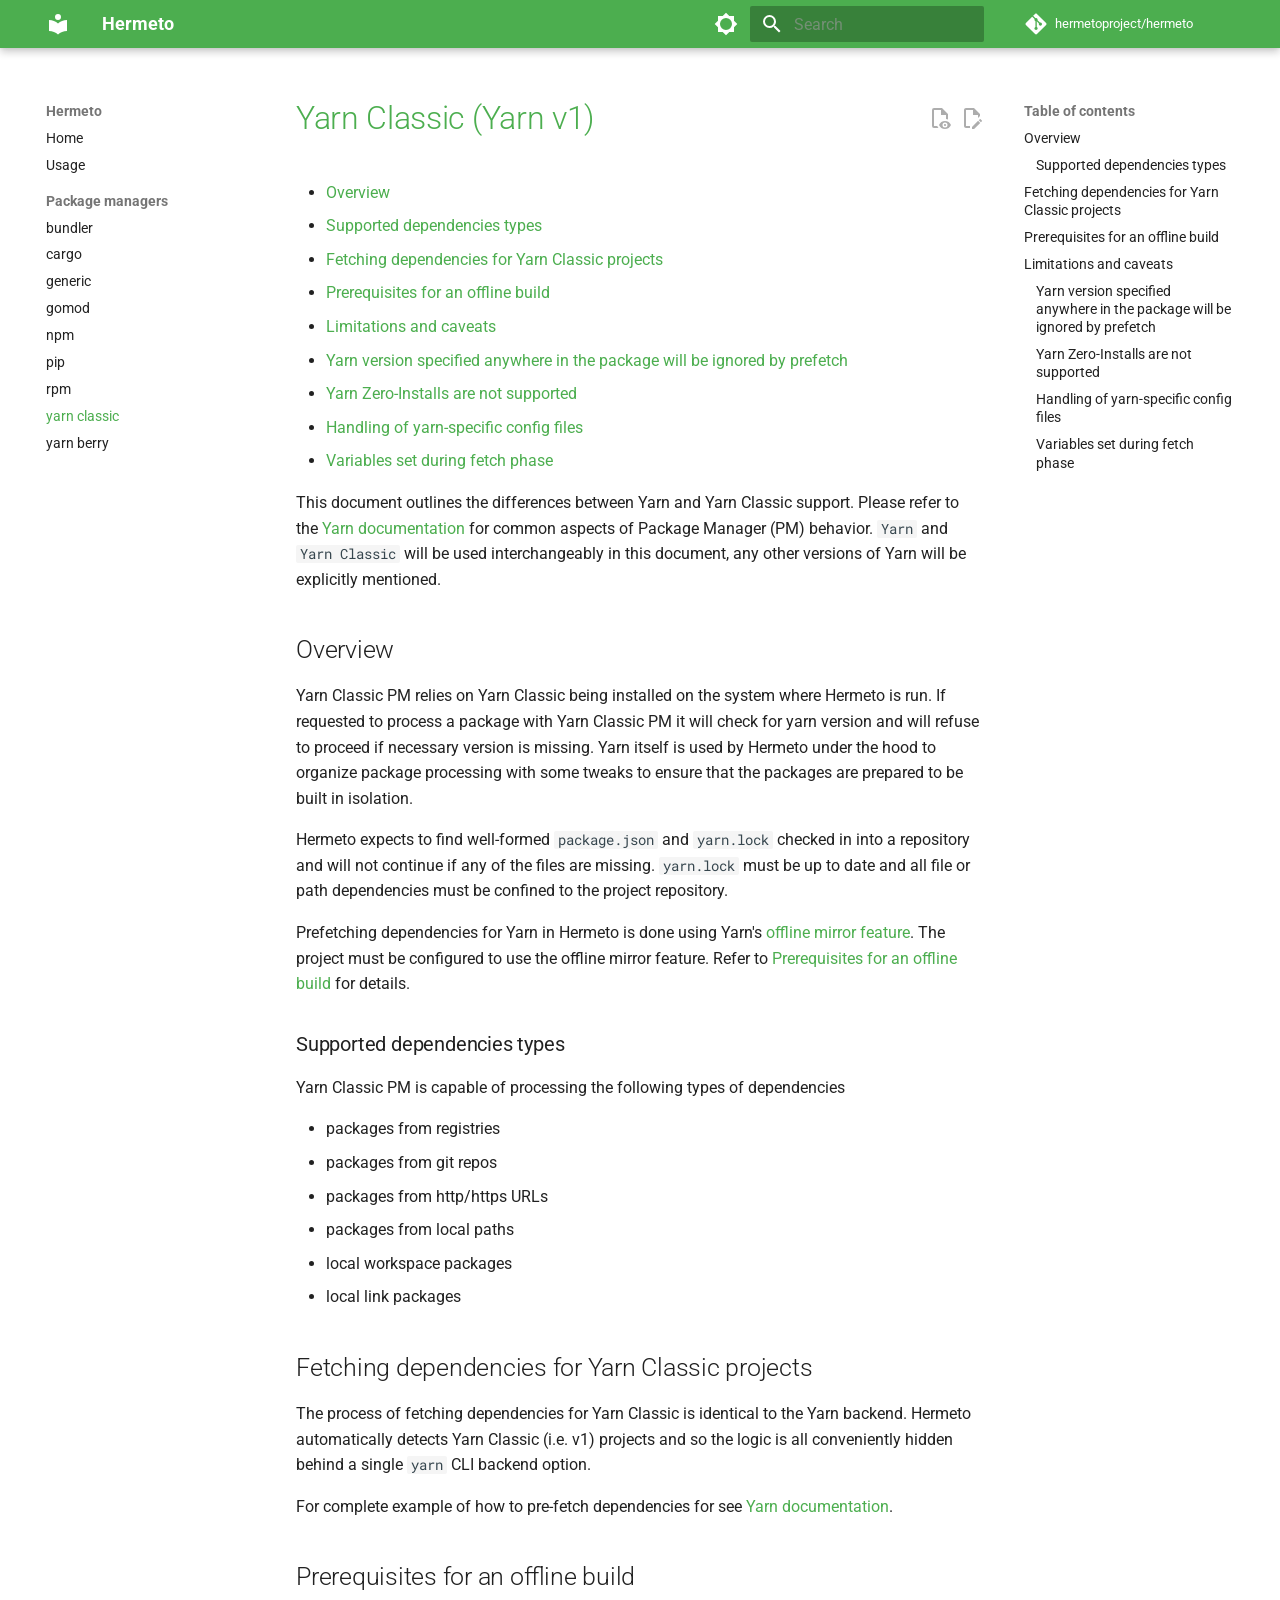
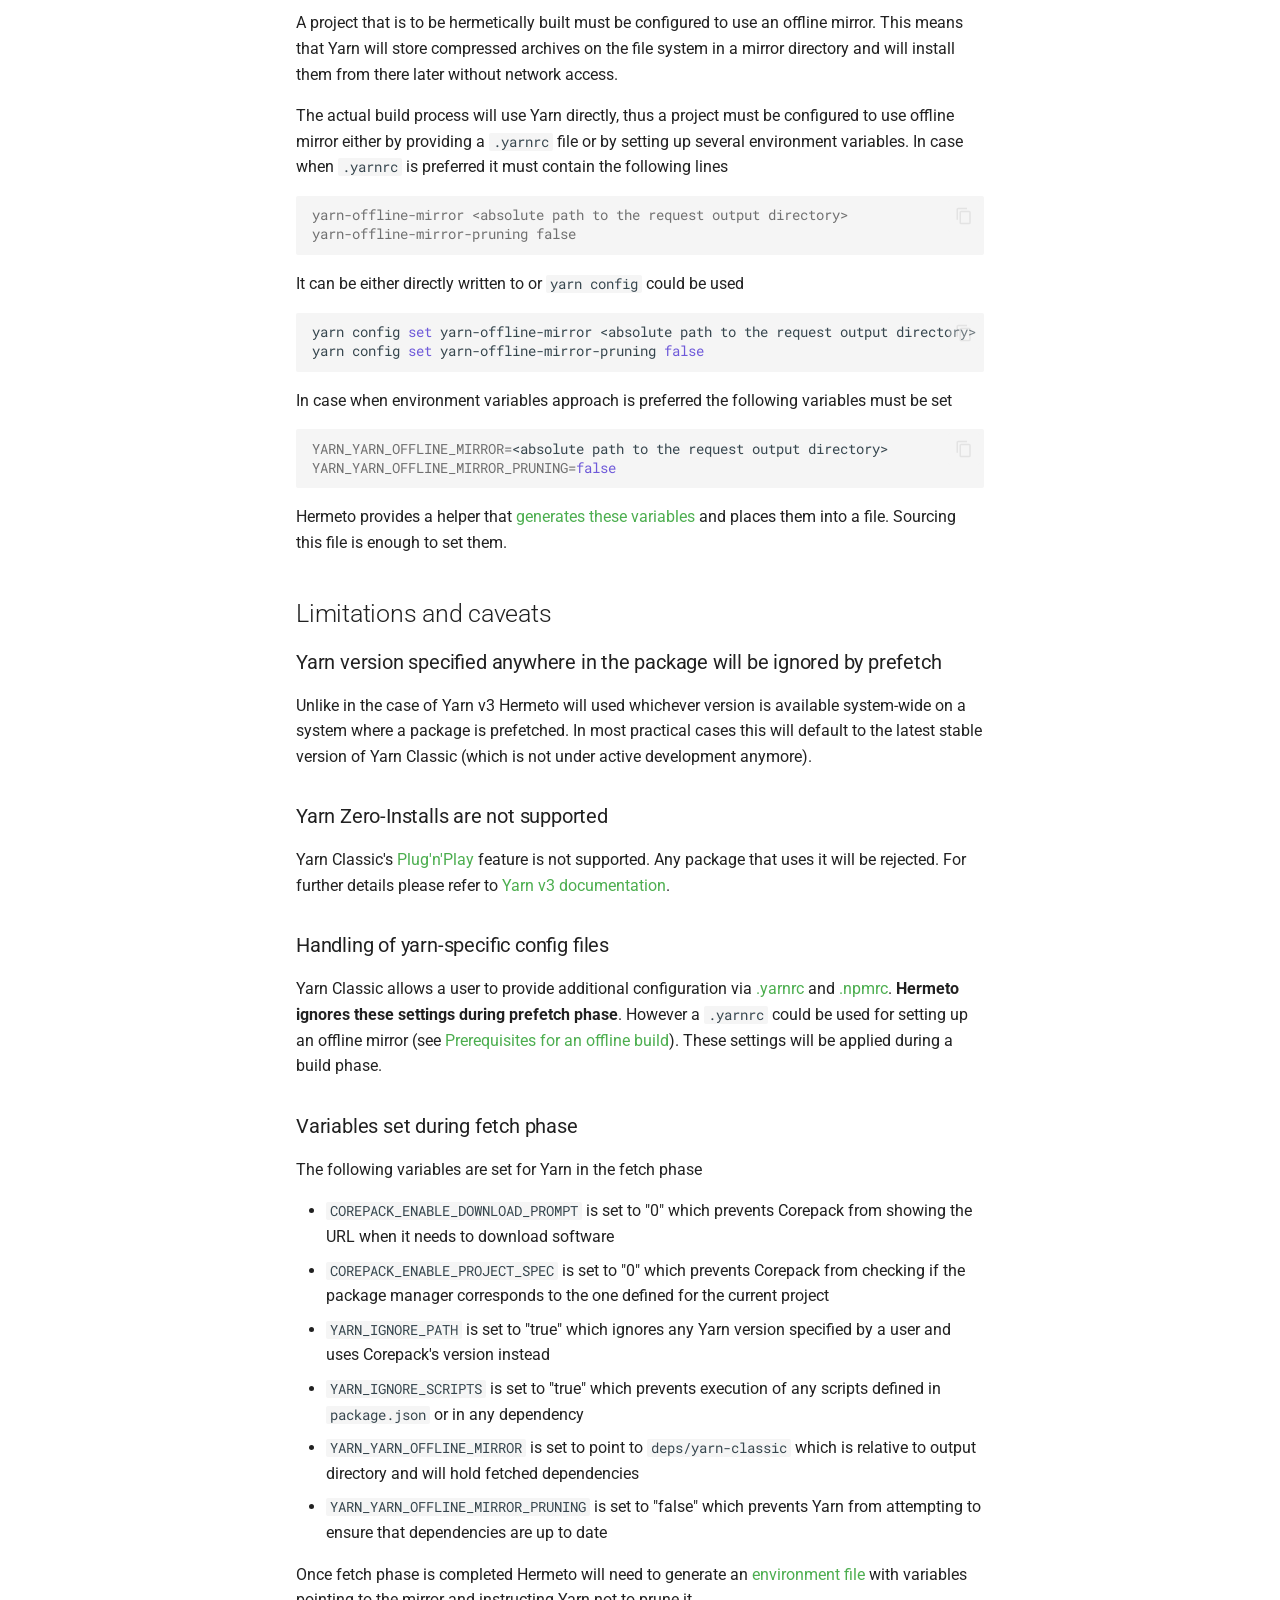
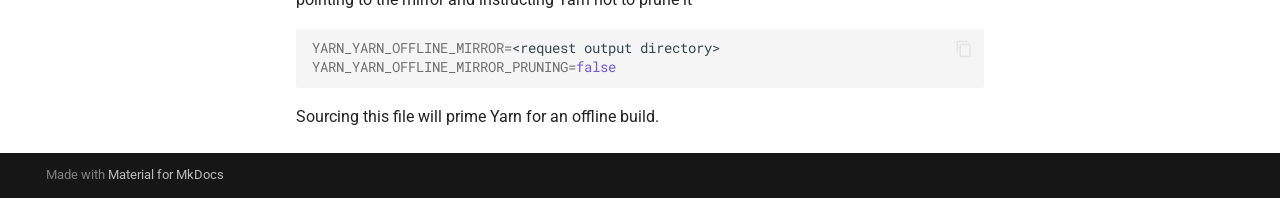
<file: yarn_classic/index.html>
<!doctype html>
<html lang="en" class="no-js">
  <head>
    
      <meta charset="utf-8">
      <meta name="viewport" content="width=device-width,initial-scale=1">
      
      
      
      
        <link rel="prev" href="../rpm/">
      
      
        <link rel="next" href="../yarn/">
      
      
        
      
      
      <link rel="icon" href="../assets/images/favicon.png">
      <meta name="generator" content="mkdocs-1.6.1, mkdocs-material-9.7.4">
    
    
      
        <title>yarn classic - Hermeto</title>
      
    
    
      <link rel="stylesheet" href="../assets/stylesheets/main.484c7ddc.min.css">
      
        
        <link rel="stylesheet" href="../assets/stylesheets/palette.ab4e12ef.min.css">
      
      


    
    
      
    
    
      
        
        
        <link rel="preconnect" href="https://fonts.gstatic.com" crossorigin>
        <link rel="stylesheet" href="https://fonts.googleapis.com/css?family=Roboto:300,300i,400,400i,700,700i%7CRoboto+Mono:400,400i,700,700i&display=fallback">
        <style>:root{--md-text-font:"Roboto";--md-code-font:"Roboto Mono"}</style>
      
    
    
    <script>__md_scope=new URL("..",location),__md_hash=e=>[...e].reduce(((e,_)=>(e<<5)-e+_.charCodeAt(0)),0),__md_get=(e,_=localStorage,t=__md_scope)=>JSON.parse(_.getItem(t.pathname+"."+e)),__md_set=(e,_,t=localStorage,a=__md_scope)=>{try{t.setItem(a.pathname+"."+e,JSON.stringify(_))}catch(e){}}</script>
    
      

    
    
  </head>
  
  
    
    
      
    
    
    
    
    <body dir="ltr" data-md-color-scheme="default" data-md-color-primary="green" data-md-color-accent="green">
  
    
    <input class="md-toggle" data-md-toggle="drawer" type="checkbox" id="__drawer" autocomplete="off">
    <input class="md-toggle" data-md-toggle="search" type="checkbox" id="__search" autocomplete="off">
    <label class="md-overlay" for="__drawer"></label>
    <div data-md-component="skip">
      
        
        <a href="#yarn-classic-yarn-v1" class="md-skip">
          Skip to content
        </a>
      
    </div>
    <div data-md-component="announce">
      
    </div>
    
    
      

  

<header class="md-header md-header--shadow" data-md-component="header">
  <nav class="md-header__inner md-grid" aria-label="Header">
    <a href=".." title="Hermeto" class="md-header__button md-logo" aria-label="Hermeto" data-md-component="logo">
      
  
  <svg xmlns="http://www.w3.org/2000/svg" viewBox="0 0 24 24"><path d="M12 8a3 3 0 0 0 3-3 3 3 0 0 0-3-3 3 3 0 0 0-3 3 3 3 0 0 0 3 3m0 3.54C9.64 9.35 6.5 8 3 8v11c3.5 0 6.64 1.35 9 3.54 2.36-2.19 5.5-3.54 9-3.54V8c-3.5 0-6.64 1.35-9 3.54"/></svg>

    </a>
    <label class="md-header__button md-icon" for="__drawer">
      
      <svg xmlns="http://www.w3.org/2000/svg" viewBox="0 0 24 24"><path d="M3 6h18v2H3zm0 5h18v2H3zm0 5h18v2H3z"/></svg>
    </label>
    <div class="md-header__title" data-md-component="header-title">
      <div class="md-header__ellipsis">
        <div class="md-header__topic">
          <span class="md-ellipsis">
            Hermeto
          </span>
        </div>
        <div class="md-header__topic" data-md-component="header-topic">
          <span class="md-ellipsis">
            
              yarn classic
            
          </span>
        </div>
      </div>
    </div>
    
      
        <form class="md-header__option" data-md-component="palette">
  
    
    
    
    <input class="md-option" data-md-color-media="" data-md-color-scheme="default" data-md-color-primary="green" data-md-color-accent="green"  aria-label="Switch to dark mode"  type="radio" name="__palette" id="__palette_0">
    
      <label class="md-header__button md-icon" title="Switch to dark mode" for="__palette_1" hidden>
        <svg xmlns="http://www.w3.org/2000/svg" viewBox="0 0 24 24"><path d="M12 18a6 6 0 0 1-6-6 6 6 0 0 1 6-6 6 6 0 0 1 6 6 6 6 0 0 1-6 6m8-2.69L23.31 12 20 8.69V4h-4.69L12 .69 8.69 4H4v4.69L.69 12 4 15.31V20h4.69L12 23.31 15.31 20H20z"/></svg>
      </label>
    
  
    
    
    
    <input class="md-option" data-md-color-media="" data-md-color-scheme="slate" data-md-color-primary="green" data-md-color-accent="green"  aria-label="Switch to light mode"  type="radio" name="__palette" id="__palette_1">
    
      <label class="md-header__button md-icon" title="Switch to light mode" for="__palette_0" hidden>
        <svg xmlns="http://www.w3.org/2000/svg" viewBox="0 0 24 24"><path d="M12 18c-.89 0-1.74-.2-2.5-.55C11.56 16.5 13 14.42 13 12s-1.44-4.5-3.5-5.45C10.26 6.2 11.11 6 12 6a6 6 0 0 1 6 6 6 6 0 0 1-6 6m8-9.31V4h-4.69L12 .69 8.69 4H4v4.69L.69 12 4 15.31V20h4.69L12 23.31 15.31 20H20v-4.69L23.31 12z"/></svg>
      </label>
    
  
</form>
      
    
    
      <script>var palette=__md_get("__palette");if(palette&&palette.color){if("(prefers-color-scheme)"===palette.color.media){var media=matchMedia("(prefers-color-scheme: light)"),input=document.querySelector(media.matches?"[data-md-color-media='(prefers-color-scheme: light)']":"[data-md-color-media='(prefers-color-scheme: dark)']");palette.color.media=input.getAttribute("data-md-color-media"),palette.color.scheme=input.getAttribute("data-md-color-scheme"),palette.color.primary=input.getAttribute("data-md-color-primary"),palette.color.accent=input.getAttribute("data-md-color-accent")}for(var[key,value]of Object.entries(palette.color))document.body.setAttribute("data-md-color-"+key,value)}</script>
    
    
    
      
      
        <label class="md-header__button md-icon" for="__search">
          
          <svg xmlns="http://www.w3.org/2000/svg" viewBox="0 0 24 24"><path d="M9.5 3A6.5 6.5 0 0 1 16 9.5c0 1.61-.59 3.09-1.56 4.23l.27.27h.79l5 5-1.5 1.5-5-5v-.79l-.27-.27A6.52 6.52 0 0 1 9.5 16 6.5 6.5 0 0 1 3 9.5 6.5 6.5 0 0 1 9.5 3m0 2C7 5 5 7 5 9.5S7 14 9.5 14 14 12 14 9.5 12 5 9.5 5"/></svg>
        </label>
        <div class="md-search" data-md-component="search" role="dialog">
  <label class="md-search__overlay" for="__search"></label>
  <div class="md-search__inner" role="search">
    <form class="md-search__form" name="search">
      <input type="text" class="md-search__input" name="query" aria-label="Search" placeholder="Search" autocapitalize="off" autocorrect="off" autocomplete="off" spellcheck="false" data-md-component="search-query" required>
      <label class="md-search__icon md-icon" for="__search">
        
        <svg xmlns="http://www.w3.org/2000/svg" viewBox="0 0 24 24"><path d="M9.5 3A6.5 6.5 0 0 1 16 9.5c0 1.61-.59 3.09-1.56 4.23l.27.27h.79l5 5-1.5 1.5-5-5v-.79l-.27-.27A6.52 6.52 0 0 1 9.5 16 6.5 6.5 0 0 1 3 9.5 6.5 6.5 0 0 1 9.5 3m0 2C7 5 5 7 5 9.5S7 14 9.5 14 14 12 14 9.5 12 5 9.5 5"/></svg>
        
        <svg xmlns="http://www.w3.org/2000/svg" viewBox="0 0 24 24"><path d="M20 11v2H8l5.5 5.5-1.42 1.42L4.16 12l7.92-7.92L13.5 5.5 8 11z"/></svg>
      </label>
      <nav class="md-search__options" aria-label="Search">
        
          <a href="javascript:void(0)" class="md-search__icon md-icon" title="Share" aria-label="Share" data-clipboard data-clipboard-text="" data-md-component="search-share" tabindex="-1">
            
            <svg xmlns="http://www.w3.org/2000/svg" viewBox="0 0 24 24"><path d="M18 16.08c-.76 0-1.44.3-1.96.77L8.91 12.7c.05-.23.09-.46.09-.7s-.04-.47-.09-.7l7.05-4.11c.54.5 1.25.81 2.04.81a3 3 0 0 0 3-3 3 3 0 0 0-3-3 3 3 0 0 0-3 3c0 .24.04.47.09.7L8.04 9.81C7.5 9.31 6.79 9 6 9a3 3 0 0 0-3 3 3 3 0 0 0 3 3c.79 0 1.5-.31 2.04-.81l7.12 4.15c-.05.21-.08.43-.08.66 0 1.61 1.31 2.91 2.92 2.91s2.92-1.3 2.92-2.91A2.92 2.92 0 0 0 18 16.08"/></svg>
          </a>
        
        <button type="reset" class="md-search__icon md-icon" title="Clear" aria-label="Clear" tabindex="-1">
          
          <svg xmlns="http://www.w3.org/2000/svg" viewBox="0 0 24 24"><path d="M19 6.41 17.59 5 12 10.59 6.41 5 5 6.41 10.59 12 5 17.59 6.41 19 12 13.41 17.59 19 19 17.59 13.41 12z"/></svg>
        </button>
      </nav>
      
        <div class="md-search__suggest" data-md-component="search-suggest"></div>
      
    </form>
    <div class="md-search__output">
      <div class="md-search__scrollwrap" tabindex="0" data-md-scrollfix>
        <div class="md-search-result" data-md-component="search-result">
          <div class="md-search-result__meta">
            Initializing search
          </div>
          <ol class="md-search-result__list" role="presentation"></ol>
        </div>
      </div>
    </div>
  </div>
</div>
      
    
    
      <div class="md-header__source">
        <a href="https://github.com/hermetoproject/hermeto" title="Go to repository" class="md-source" data-md-component="source">
  <div class="md-source__icon md-icon">
    
    <svg xmlns="http://www.w3.org/2000/svg" viewBox="0 0 448 512"><!--! Font Awesome Free 7.1.0 by @fontawesome - https://fontawesome.com License - https://fontawesome.com/license/free (Icons: CC BY 4.0, Fonts: SIL OFL 1.1, Code: MIT License) Copyright 2025 Fonticons, Inc.--><path d="M439.6 236.1 244 40.5c-5.4-5.5-12.8-8.5-20.4-8.5s-15 3-20.4 8.4L162.5 81l51.5 51.5c27.1-9.1 52.7 16.8 43.4 43.7l49.7 49.7c34.2-11.8 61.2 31 35.5 56.7-26.5 26.5-70.2-2.9-56-37.3L240.3 199v121.9c25.3 12.5 22.3 41.8 9.1 55-6.4 6.4-15.2 10.1-24.3 10.1s-17.8-3.6-24.3-10.1c-17.6-17.6-11.1-46.9 11.2-56v-123c-20.8-8.5-24.6-30.7-18.6-45L142.6 101 8.5 235.1C3 240.6 0 247.9 0 255.5s3 15 8.5 20.4l195.6 195.7c5.4 5.4 12.7 8.4 20.4 8.4s15-3 20.4-8.4l194.7-194.7c5.4-5.4 8.4-12.8 8.4-20.4s-3-15-8.4-20.4"/></svg>
  </div>
  <div class="md-source__repository">
    hermetoproject/hermeto
  </div>
</a>
      </div>
    
  </nav>
  
</header>
    
    <div class="md-container" data-md-component="container">
      
      
        
          
        
      
      <main class="md-main" data-md-component="main">
        <div class="md-main__inner md-grid">
          
            
              
              <div class="md-sidebar md-sidebar--primary" data-md-component="sidebar" data-md-type="navigation" >
                <div class="md-sidebar__scrollwrap">
                  <div class="md-sidebar__inner">
                    



<nav class="md-nav md-nav--primary" aria-label="Navigation" data-md-level="0">
  <label class="md-nav__title" for="__drawer">
    <a href=".." title="Hermeto" class="md-nav__button md-logo" aria-label="Hermeto" data-md-component="logo">
      
  
  <svg xmlns="http://www.w3.org/2000/svg" viewBox="0 0 24 24"><path d="M12 8a3 3 0 0 0 3-3 3 3 0 0 0-3-3 3 3 0 0 0-3 3 3 3 0 0 0 3 3m0 3.54C9.64 9.35 6.5 8 3 8v11c3.5 0 6.64 1.35 9 3.54 2.36-2.19 5.5-3.54 9-3.54V8c-3.5 0-6.64 1.35-9 3.54"/></svg>

    </a>
    Hermeto
  </label>
  
    <div class="md-nav__source">
      <a href="https://github.com/hermetoproject/hermeto" title="Go to repository" class="md-source" data-md-component="source">
  <div class="md-source__icon md-icon">
    
    <svg xmlns="http://www.w3.org/2000/svg" viewBox="0 0 448 512"><!--! Font Awesome Free 7.1.0 by @fontawesome - https://fontawesome.com License - https://fontawesome.com/license/free (Icons: CC BY 4.0, Fonts: SIL OFL 1.1, Code: MIT License) Copyright 2025 Fonticons, Inc.--><path d="M439.6 236.1 244 40.5c-5.4-5.5-12.8-8.5-20.4-8.5s-15 3-20.4 8.4L162.5 81l51.5 51.5c27.1-9.1 52.7 16.8 43.4 43.7l49.7 49.7c34.2-11.8 61.2 31 35.5 56.7-26.5 26.5-70.2-2.9-56-37.3L240.3 199v121.9c25.3 12.5 22.3 41.8 9.1 55-6.4 6.4-15.2 10.1-24.3 10.1s-17.8-3.6-24.3-10.1c-17.6-17.6-11.1-46.9 11.2-56v-123c-20.8-8.5-24.6-30.7-18.6-45L142.6 101 8.5 235.1C3 240.6 0 247.9 0 255.5s3 15 8.5 20.4l195.6 195.7c5.4 5.4 12.7 8.4 20.4 8.4s15-3 20.4-8.4l194.7-194.7c5.4-5.4 8.4-12.8 8.4-20.4s-3-15-8.4-20.4"/></svg>
  </div>
  <div class="md-source__repository">
    hermetoproject/hermeto
  </div>
</a>
    </div>
  
  <ul class="md-nav__list" data-md-scrollfix>
    
      
      
  
  
  
  
    <li class="md-nav__item">
      <a href=".." class="md-nav__link">
        
  
  
  <span class="md-ellipsis">
    
  
    Home
  

    
  </span>
  
  

      </a>
    </li>
  

    
      
      
  
  
  
  
    <li class="md-nav__item">
      <a href="../usage/" class="md-nav__link">
        
  
  
  <span class="md-ellipsis">
    
  
    Usage
  

    
  </span>
  
  

      </a>
    </li>
  

    
      
      
  
  
    
  
  
  
    
    
    
    
      
        
        
      
    
    
    <li class="md-nav__item md-nav__item--active md-nav__item--section md-nav__item--nested">
      
        
        
        <input class="md-nav__toggle md-toggle " type="checkbox" id="__nav_3" checked>
        
          
          <label class="md-nav__link" for="__nav_3" id="__nav_3_label" tabindex="">
            
  
  
  <span class="md-ellipsis">
    
  
    Package managers
  

    
  </span>
  
  

            <span class="md-nav__icon md-icon"></span>
          </label>
        
        <nav class="md-nav" data-md-level="1" aria-labelledby="__nav_3_label" aria-expanded="true">
          <label class="md-nav__title" for="__nav_3">
            <span class="md-nav__icon md-icon"></span>
            
  
    Package managers
  

          </label>
          <ul class="md-nav__list" data-md-scrollfix>
            
              
                
  
  
  
  
    <li class="md-nav__item">
      <a href="../bundler/" class="md-nav__link">
        
  
  
  <span class="md-ellipsis">
    
  
    bundler
  

    
  </span>
  
  

      </a>
    </li>
  

              
            
              
                
  
  
  
  
    <li class="md-nav__item">
      <a href="../cargo/" class="md-nav__link">
        
  
  
  <span class="md-ellipsis">
    
  
    cargo
  

    
  </span>
  
  

      </a>
    </li>
  

              
            
              
                
  
  
  
  
    <li class="md-nav__item">
      <a href="../generic/" class="md-nav__link">
        
  
  
  <span class="md-ellipsis">
    
  
    generic
  

    
  </span>
  
  

      </a>
    </li>
  

              
            
              
                
  
  
  
  
    <li class="md-nav__item">
      <a href="../gomod/" class="md-nav__link">
        
  
  
  <span class="md-ellipsis">
    
  
    gomod
  

    
  </span>
  
  

      </a>
    </li>
  

              
            
              
                
  
  
  
  
    <li class="md-nav__item">
      <a href="../npm/" class="md-nav__link">
        
  
  
  <span class="md-ellipsis">
    
  
    npm
  

    
  </span>
  
  

      </a>
    </li>
  

              
            
              
                
  
  
  
  
    <li class="md-nav__item">
      <a href="../pip/" class="md-nav__link">
        
  
  
  <span class="md-ellipsis">
    
  
    pip
  

    
  </span>
  
  

      </a>
    </li>
  

              
            
              
                
  
  
  
  
    <li class="md-nav__item">
      <a href="../rpm/" class="md-nav__link">
        
  
  
  <span class="md-ellipsis">
    
  
    rpm
  

    
  </span>
  
  

      </a>
    </li>
  

              
            
              
                
  
  
    
  
  
  
    <li class="md-nav__item md-nav__item--active">
      
      <input class="md-nav__toggle md-toggle" type="checkbox" id="__toc">
      
      
        
      
      
        <label class="md-nav__link md-nav__link--active" for="__toc">
          
  
  
  <span class="md-ellipsis">
    
  
    yarn classic
  

    
  </span>
  
  

          <span class="md-nav__icon md-icon"></span>
        </label>
      
      <a href="./" class="md-nav__link md-nav__link--active">
        
  
  
  <span class="md-ellipsis">
    
  
    yarn classic
  

    
  </span>
  
  

      </a>
      
        

<nav class="md-nav md-nav--secondary" aria-label="Table of contents">
  
  
  
    
  
  
    <label class="md-nav__title" for="__toc">
      <span class="md-nav__icon md-icon"></span>
      Table of contents
    </label>
    <ul class="md-nav__list" data-md-component="toc" data-md-scrollfix>
      
        <li class="md-nav__item">
  <a href="#overview" class="md-nav__link">
    <span class="md-ellipsis">
      
        Overview
      
    </span>
  </a>
  
    <nav class="md-nav" aria-label="Overview">
      <ul class="md-nav__list">
        
          <li class="md-nav__item">
  <a href="#supported-dependencies-types" class="md-nav__link">
    <span class="md-ellipsis">
      
        Supported dependencies types
      
    </span>
  </a>
  
</li>
        
      </ul>
    </nav>
  
</li>
      
        <li class="md-nav__item">
  <a href="#fetching-dependencies-for-yarn-classic-projects" class="md-nav__link">
    <span class="md-ellipsis">
      
        Fetching dependencies for Yarn Classic projects
      
    </span>
  </a>
  
</li>
      
        <li class="md-nav__item">
  <a href="#prerequisites-for-an-offline-build" class="md-nav__link">
    <span class="md-ellipsis">
      
        Prerequisites for an offline build
      
    </span>
  </a>
  
</li>
      
        <li class="md-nav__item">
  <a href="#limitations-and-caveats" class="md-nav__link">
    <span class="md-ellipsis">
      
        Limitations and caveats
      
    </span>
  </a>
  
    <nav class="md-nav" aria-label="Limitations and caveats">
      <ul class="md-nav__list">
        
          <li class="md-nav__item">
  <a href="#yarn-version-specified-anywhere-in-the-package-will-be-ignored-by-prefetch" class="md-nav__link">
    <span class="md-ellipsis">
      
        Yarn version specified anywhere in the package will be ignored by prefetch
      
    </span>
  </a>
  
</li>
        
          <li class="md-nav__item">
  <a href="#yarn-zero-installs-are-not-supported" class="md-nav__link">
    <span class="md-ellipsis">
      
        Yarn Zero-Installs are not supported
      
    </span>
  </a>
  
</li>
        
          <li class="md-nav__item">
  <a href="#handling-of-yarn-specific-config-files" class="md-nav__link">
    <span class="md-ellipsis">
      
        Handling of yarn-specific config files
      
    </span>
  </a>
  
</li>
        
          <li class="md-nav__item">
  <a href="#variables-set-during-fetch-phase" class="md-nav__link">
    <span class="md-ellipsis">
      
        Variables set during fetch phase
      
    </span>
  </a>
  
</li>
        
      </ul>
    </nav>
  
</li>
      
    </ul>
  
</nav>
      
    </li>
  

              
            
              
                
  
  
  
  
    <li class="md-nav__item">
      <a href="../yarn/" class="md-nav__link">
        
  
  
  <span class="md-ellipsis">
    
  
    yarn berry
  

    
  </span>
  
  

      </a>
    </li>
  

              
            
          </ul>
        </nav>
      
    </li>
  

    
  </ul>
</nav>
                  </div>
                </div>
              </div>
            
            
              
              <div class="md-sidebar md-sidebar--secondary" data-md-component="sidebar" data-md-type="toc" >
                <div class="md-sidebar__scrollwrap">
                  <div class="md-sidebar__inner">
                    

<nav class="md-nav md-nav--secondary" aria-label="Table of contents">
  
  
  
    
  
  
    <label class="md-nav__title" for="__toc">
      <span class="md-nav__icon md-icon"></span>
      Table of contents
    </label>
    <ul class="md-nav__list" data-md-component="toc" data-md-scrollfix>
      
        <li class="md-nav__item">
  <a href="#overview" class="md-nav__link">
    <span class="md-ellipsis">
      
        Overview
      
    </span>
  </a>
  
    <nav class="md-nav" aria-label="Overview">
      <ul class="md-nav__list">
        
          <li class="md-nav__item">
  <a href="#supported-dependencies-types" class="md-nav__link">
    <span class="md-ellipsis">
      
        Supported dependencies types
      
    </span>
  </a>
  
</li>
        
      </ul>
    </nav>
  
</li>
      
        <li class="md-nav__item">
  <a href="#fetching-dependencies-for-yarn-classic-projects" class="md-nav__link">
    <span class="md-ellipsis">
      
        Fetching dependencies for Yarn Classic projects
      
    </span>
  </a>
  
</li>
      
        <li class="md-nav__item">
  <a href="#prerequisites-for-an-offline-build" class="md-nav__link">
    <span class="md-ellipsis">
      
        Prerequisites for an offline build
      
    </span>
  </a>
  
</li>
      
        <li class="md-nav__item">
  <a href="#limitations-and-caveats" class="md-nav__link">
    <span class="md-ellipsis">
      
        Limitations and caveats
      
    </span>
  </a>
  
    <nav class="md-nav" aria-label="Limitations and caveats">
      <ul class="md-nav__list">
        
          <li class="md-nav__item">
  <a href="#yarn-version-specified-anywhere-in-the-package-will-be-ignored-by-prefetch" class="md-nav__link">
    <span class="md-ellipsis">
      
        Yarn version specified anywhere in the package will be ignored by prefetch
      
    </span>
  </a>
  
</li>
        
          <li class="md-nav__item">
  <a href="#yarn-zero-installs-are-not-supported" class="md-nav__link">
    <span class="md-ellipsis">
      
        Yarn Zero-Installs are not supported
      
    </span>
  </a>
  
</li>
        
          <li class="md-nav__item">
  <a href="#handling-of-yarn-specific-config-files" class="md-nav__link">
    <span class="md-ellipsis">
      
        Handling of yarn-specific config files
      
    </span>
  </a>
  
</li>
        
          <li class="md-nav__item">
  <a href="#variables-set-during-fetch-phase" class="md-nav__link">
    <span class="md-ellipsis">
      
        Variables set during fetch phase
      
    </span>
  </a>
  
</li>
        
      </ul>
    </nav>
  
</li>
      
    </ul>
  
</nav>
                  </div>
                </div>
              </div>
            
          
          
            <div class="md-content" data-md-component="content">
              
              <article class="md-content__inner md-typeset">
                
                  


  
    <a href="https://github.com/hermetoproject/hermeto/edit/main/docs/yarn_classic.md" title="Edit this page" class="md-content__button md-icon" rel="edit">
      
      <svg xmlns="http://www.w3.org/2000/svg" viewBox="0 0 24 24"><path d="M10 20H6V4h7v5h5v3.1l2-2V8l-6-6H6c-1.1 0-2 .9-2 2v16c0 1.1.9 2 2 2h4zm10.2-7c.1 0 .3.1.4.2l1.3 1.3c.2.2.2.6 0 .8l-1 1-2.1-2.1 1-1c.1-.1.2-.2.4-.2m0 3.9L14.1 23H12v-2.1l6.1-6.1z"/></svg>
    </a>
  
  
    
      
    
    <a href="https://github.com/hermetoproject/hermeto/raw/main/docs/yarn_classic.md" title="View source of this page" class="md-content__button md-icon">
      
      <svg xmlns="http://www.w3.org/2000/svg" viewBox="0 0 24 24"><path d="M17 18c.56 0 1 .44 1 1s-.44 1-1 1-1-.44-1-1 .44-1 1-1m0-3c-2.73 0-5.06 1.66-6 4 .94 2.34 3.27 4 6 4s5.06-1.66 6-4c-.94-2.34-3.27-4-6-4m0 6.5a2.5 2.5 0 0 1-2.5-2.5 2.5 2.5 0 0 1 2.5-2.5 2.5 2.5 0 0 1 2.5 2.5 2.5 2.5 0 0 1-2.5 2.5M9.27 20H6V4h7v5h5v4.07c.7.08 1.36.25 2 .49V8l-6-6H6a2 2 0 0 0-2 2v16a2 2 0 0 0 2 2h4.5a8.2 8.2 0 0 1-1.23-2"/></svg>
    </a>
  


<h1 id="yarn-classic-yarn-v1"><a href="https://classic.yarnpkg.com">Yarn Classic (Yarn v1)</a><a class="headerlink" href="#yarn-classic-yarn-v1" title="Permanent link">&para;</a></h1>
<ul>
<li><a href="#overview">Overview</a></li>
<li><a href="#supported-dependencies-types">Supported dependencies types</a></li>
<li><a href="#fetching-dependencies-for-yarn-classic-projects">Fetching dependencies for Yarn Classic projects</a></li>
<li><a href="#prerequisites-for-an-offline-build">Prerequisites for an offline build</a></li>
<li><a href="#limitations-and-caveats">Limitations and caveats</a></li>
<li><a href="#yarn-version-specified-anywhere-in-the-package-will-be-ignored-by-prefetch">Yarn version specified anywhere in the package will be ignored by prefetch</a></li>
<li><a href="#yarn-zero-installs-are-not-supported">Yarn Zero-Installs are not supported</a></li>
<li><a href="#handling-of-yarn-specific-config-files">Handling of yarn-specific config files</a></li>
<li><a href="#variables-set-during-fetch-phase">Variables set during fetch phase</a></li>
</ul>
<p>This document outlines the differences between Yarn and Yarn Classic support.
Please refer to the <a href="https://hermetoproject.github.io/hermeto/yarn">Yarn documentation</a> for common aspects of Package Manager
(PM) behavior. <code>Yarn</code> and <code>Yarn Classic</code> will be used interchangeably in this
document, any other versions of Yarn will be explicitly mentioned.</p>
<h2 id="overview">Overview<a class="headerlink" href="#overview" title="Permanent link">&para;</a></h2>
<p>Yarn Classic PM relies on Yarn Classic being installed on the system where
Hermeto is run. If requested to process a package with Yarn Classic PM it will
check for yarn version and will refuse to proceed if necessary version is
missing. Yarn itself is used by Hermeto under the hood to organize package
processing with some tweaks to ensure that the packages are prepared to be built
in isolation.</p>
<p>Hermeto expects to find well-formed <code>package.json</code> and <code>yarn.lock</code> checked in
into a repository and will not continue if any of the files are missing.
<code>yarn.lock</code> must be up to date and all file or path dependencies must be
confined to the project repository.</p>
<p>Prefetching dependencies for Yarn in Hermeto is done using Yarn's
<a href="https://classic.yarnpkg.com/blog/2016/11/24/offline-mirror">offline mirror feature</a>. The project must be configured to use the offline mirror
feature. Refer to
<a href="#prerequisites-for-an-offline-build">Prerequisites for an offline build</a>
for details.</p>
<h3 id="supported-dependencies-types">Supported dependencies types<a class="headerlink" href="#supported-dependencies-types" title="Permanent link">&para;</a></h3>
<p>Yarn Classic PM is capable of processing the following types of dependencies</p>
<ul>
<li>packages from registries</li>
<li>packages from git repos</li>
<li>packages from http/https URLs</li>
<li>packages from local paths</li>
<li>local workspace packages</li>
<li>local link packages</li>
</ul>
<h2 id="fetching-dependencies-for-yarn-classic-projects">Fetching dependencies for Yarn Classic projects<a class="headerlink" href="#fetching-dependencies-for-yarn-classic-projects" title="Permanent link">&para;</a></h2>
<p>The process of fetching dependencies for Yarn Classic is identical to the Yarn
backend. Hermeto automatically detects Yarn Classic (i.e. v1) projects and so
the logic is all conveniently hidden behind a single <code>yarn</code> CLI backend option.</p>
<p>For complete example of how to pre-fetch dependencies for see <a href="https://hermetoproject.github.io/hermeto/yarn">Yarn documentation</a>.</p>
<h2 id="prerequisites-for-an-offline-build">Prerequisites for an offline build<a class="headerlink" href="#prerequisites-for-an-offline-build" title="Permanent link">&para;</a></h2>
<p>A project that is to be hermetically built must be configured to use an offline
mirror. This means that Yarn will store compressed archives on the file system
in a mirror directory and will install them from there later without network
access.</p>
<p>The actual build process will use Yarn directly, thus a project must be
configured to use offline mirror either by providing a <code>.yarnrc</code> file or by
setting up several environment variables. In case when <code>.yarnrc</code> is preferred
it must contain the following lines</p>
<div class="highlight"><pre><span></span><code><span class="na">yarn-offline-mirror &lt;absolute path to the request output directory&gt;</span>
<span class="na">yarn-offline-mirror-pruning false</span>
</code></pre></div>
<p>It can be either directly written to or <code>yarn config</code> could be used</p>
<div class="highlight"><pre><span></span><code>yarn<span class="w"> </span>config<span class="w"> </span><span class="nb">set</span><span class="w"> </span>yarn-offline-mirror<span class="w"> </span>&lt;absolute<span class="w"> </span>path<span class="w"> </span>to<span class="w"> </span>the<span class="w"> </span>request<span class="w"> </span>output<span class="w"> </span>directory&gt;
yarn<span class="w"> </span>config<span class="w"> </span><span class="nb">set</span><span class="w"> </span>yarn-offline-mirror-pruning<span class="w"> </span><span class="nb">false</span>
</code></pre></div>
<p>In case when environment variables approach is preferred the following
variables must be set</p>
<div class="highlight"><pre><span></span><code><span class="nv">YARN_YARN_OFFLINE_MIRROR</span><span class="o">=</span>&lt;absolute<span class="w"> </span>path<span class="w"> </span>to<span class="w"> </span>the<span class="w"> </span>request<span class="w"> </span>output<span class="w"> </span>directory&gt;
<span class="nv">YARN_YARN_OFFLINE_MIRROR_PRUNING</span><span class="o">=</span><span class="nb">false</span>
</code></pre></div>
<p>Hermeto provides a helper that <a href="../usage/#generate-environment-variables">generates these variables</a> and places them
into a file. Sourcing this file is enough to set them.</p>
<h2 id="limitations-and-caveats">Limitations and caveats<a class="headerlink" href="#limitations-and-caveats" title="Permanent link">&para;</a></h2>
<h3 id="yarn-version-specified-anywhere-in-the-package-will-be-ignored-by-prefetch">Yarn version specified anywhere in the package will be ignored by prefetch<a class="headerlink" href="#yarn-version-specified-anywhere-in-the-package-will-be-ignored-by-prefetch" title="Permanent link">&para;</a></h3>
<p>Unlike in the case of Yarn v3 Hermeto will used whichever version is available
system-wide on a system where a package is prefetched. In most practical cases
this will default to the latest stable version of Yarn Classic (which is not
under active development anymore).</p>
<h3 id="yarn-zero-installs-are-not-supported">Yarn Zero-Installs are not supported<a class="headerlink" href="#yarn-zero-installs-are-not-supported" title="Permanent link">&para;</a></h3>
<p>Yarn Classic's <a href="https://classic.yarnpkg.com/en/docs/pnp">Plug'n'Play</a> feature is not supported. Any package that uses it
will be rejected. For further details please refer to <a href="https://github.com/hermetoproject/hermeto/blob/main/docs/yarn.md#dealing-with-yarn-zero-installs">Yarn v3 documentation</a>.</p>
<h3 id="handling-of-yarn-specific-config-files">Handling of yarn-specific config files<a class="headerlink" href="#handling-of-yarn-specific-config-files" title="Permanent link">&para;</a></h3>
<p>Yarn Classic allows a user to provide additional configuration via <a href="https://classic.yarnpkg.com/lang/en/docs/yarnrc">.yarnrc</a>
and <a href="https://classic.yarnpkg.com/en/docs/cli/cache#toc-change-the-cache-path-for-yarn">.npmrc</a>. <strong>Hermeto ignores these settings during prefetch phase</strong>.
However a <code>.yarnrc</code> could be used for setting up an offline mirror
(see <a href="#prerequisites-for-an-offline-build">Prerequisites for an offline build</a>).
These settings will be applied during a build phase.</p>
<h3 id="variables-set-during-fetch-phase">Variables set during fetch phase<a class="headerlink" href="#variables-set-during-fetch-phase" title="Permanent link">&para;</a></h3>
<p>The following variables are set for Yarn in the fetch phase</p>
<ul>
<li><code>COREPACK_ENABLE_DOWNLOAD_PROMPT</code> is set to "0" which prevents Corepack from
  showing the URL when it needs to download software</li>
<li><code>COREPACK_ENABLE_PROJECT_SPEC</code> is set to "0" which prevents Corepack from
  checking if the package manager corresponds to the one defined for the current
  project</li>
<li><code>YARN_IGNORE_PATH</code> is set to "true" which ignores any Yarn version specified
  by a user and uses Corepack's version instead</li>
<li><code>YARN_IGNORE_SCRIPTS</code> is set to "true" which prevents execution of any scripts
  defined in <code>package.json</code> or in any dependency</li>
<li><code>YARN_YARN_OFFLINE_MIRROR</code> is set to point to <code>deps/yarn-classic</code> which is
  relative to output directory and will hold fetched dependencies</li>
<li><code>YARN_YARN_OFFLINE_MIRROR_PRUNING</code> is set to "false" which prevents Yarn from
  attempting to ensure that dependencies are up to date</li>
</ul>
<p>Once fetch phase is completed Hermeto will need to generate an
<a href="../usage/#generate-environment-variables">environment file</a> with variables pointing to the mirror and instructing
Yarn not to prune it</p>
<div class="highlight"><pre><span></span><code><span class="nv">YARN_YARN_OFFLINE_MIRROR</span><span class="o">=</span>&lt;request<span class="w"> </span>output<span class="w"> </span>directory&gt;
<span class="nv">YARN_YARN_OFFLINE_MIRROR_PRUNING</span><span class="o">=</span><span class="nb">false</span>
</code></pre></div>
<p>Sourcing this file will prime Yarn for an offline build.</p>












                
              </article>
            </div>
          
          
<script>var target=document.getElementById(location.hash.slice(1));target&&target.name&&(target.checked=target.name.startsWith("__tabbed_"))</script>
        </div>
        
      </main>
      
        <footer class="md-footer">
  
  <div class="md-footer-meta md-typeset">
    <div class="md-footer-meta__inner md-grid">
      <div class="md-copyright">
  
  
    Made with
    <a href="https://squidfunk.github.io/mkdocs-material/" target="_blank" rel="noopener">
      Material for MkDocs
    </a>
  
</div>
      
    </div>
  </div>
</footer>
      
    </div>
    <div class="md-dialog" data-md-component="dialog">
      <div class="md-dialog__inner md-typeset"></div>
    </div>
    
    
    
      
      
      <script id="__config" type="application/json">{"annotate": null, "base": "..", "features": ["content.action.edit", "content.action.view", "content.code.copy", "content.tooltips", "navigation.sections", "search.share", "search.suggest"], "search": "../assets/javascripts/workers/search.2c215733.min.js", "tags": null, "translations": {"clipboard.copied": "Copied to clipboard", "clipboard.copy": "Copy to clipboard", "search.result.more.one": "1 more on this page", "search.result.more.other": "# more on this page", "search.result.none": "No matching documents", "search.result.one": "1 matching document", "search.result.other": "# matching documents", "search.result.placeholder": "Type to start searching", "search.result.term.missing": "Missing", "select.version": "Select version"}, "version": null}</script>
    
    
      <script src="../assets/javascripts/bundle.79ae519e.min.js"></script>
      
    
  </body>
</html>
</file>
<file: assets/stylesheets/main.484c7ddc.min.css>
@charset "UTF-8";html{-webkit-text-size-adjust:none;-moz-text-size-adjust:none;text-size-adjust:none;box-sizing:border-box}*,:after,:before{box-sizing:inherit}@media (prefers-reduced-motion){*,:after,:before{transition:none!important}}body{margin:0}a,button,input,label{-webkit-tap-highlight-color:transparent}a{color:inherit;text-decoration:none}hr{border:0;box-sizing:initial;display:block;height:.05rem;overflow:visible;padding:0}small{font-size:80%}sub,sup{line-height:1em}img{border-style:none}table{border-collapse:initial;border-spacing:0}td,th{font-weight:400;vertical-align:top}button{background:#0000;border:0;font-family:inherit;font-size:inherit;margin:0;padding:0}input{border:0;outline:none}:root{--md-primary-fg-color:#4051b5;--md-primary-fg-color--light:#5d6cc0;--md-primary-fg-color--dark:#303fa1;--md-primary-bg-color:#fff;--md-primary-bg-color--light:#ffffffb3;--md-accent-fg-color:#526cfe;--md-accent-fg-color--transparent:#526cfe1a;--md-accent-bg-color:#fff;--md-accent-bg-color--light:#ffffffb3}[data-md-color-scheme=default]{color-scheme:light}[data-md-color-scheme=default] img[src$="#gh-dark-mode-only"],[data-md-color-scheme=default] img[src$="#only-dark"]{display:none}:root,[data-md-color-scheme=default]{--md-hue:225deg;--md-default-fg-color:#000000de;--md-default-fg-color--light:#0000008a;--md-default-fg-color--lighter:#00000052;--md-default-fg-color--lightest:#00000012;--md-default-bg-color:#fff;--md-default-bg-color--light:#ffffffb3;--md-default-bg-color--lighter:#ffffff4d;--md-default-bg-color--lightest:#ffffff1f;--md-code-fg-color:#36464e;--md-code-bg-color:#f5f5f5;--md-code-bg-color--light:#f5f5f5b3;--md-code-bg-color--lighter:#f5f5f54d;--md-code-hl-color:#4287ff;--md-code-hl-color--light:#4287ff1a;--md-code-hl-number-color:#d52a2a;--md-code-hl-special-color:#db1457;--md-code-hl-function-color:#a846b9;--md-code-hl-constant-color:#6e59d9;--md-code-hl-keyword-color:#3f6ec6;--md-code-hl-string-color:#1c7d4d;--md-code-hl-name-color:var(--md-code-fg-color);--md-code-hl-operator-color:var(--md-default-fg-color--light);--md-code-hl-punctuation-color:var(--md-default-fg-color--light);--md-code-hl-comment-color:var(--md-default-fg-color--light);--md-code-hl-generic-color:var(--md-default-fg-color--light);--md-code-hl-variable-color:var(--md-default-fg-color--light);--md-typeset-color:var(--md-default-fg-color);--md-typeset-a-color:var(--md-primary-fg-color);--md-typeset-del-color:#f5503d26;--md-typeset-ins-color:#0bd57026;--md-typeset-kbd-color:#fafafa;--md-typeset-kbd-accent-color:#fff;--md-typeset-kbd-border-color:#b8b8b8;--md-typeset-mark-color:#ffff0080;--md-typeset-table-color:#0000001f;--md-typeset-table-color--light:rgba(0,0,0,.035);--md-admonition-fg-color:var(--md-default-fg-color);--md-admonition-bg-color:var(--md-default-bg-color);--md-warning-fg-color:#000000de;--md-warning-bg-color:#ff9;--md-footer-fg-color:#fff;--md-footer-fg-color--light:#ffffffb3;--md-footer-fg-color--lighter:#ffffff73;--md-footer-bg-color:#000000de;--md-footer-bg-color--dark:#00000052;--md-shadow-z1:0 0.2rem 0.5rem #0000000d,0 0 0.05rem #0000001a;--md-shadow-z2:0 0.2rem 0.5rem #0000001a,0 0 0.05rem #00000040;--md-shadow-z3:0 0.2rem 0.5rem #0003,0 0 0.05rem #00000059}.md-icon svg{fill:currentcolor;display:block;height:1.2rem;width:1.2rem}body{-webkit-font-smoothing:antialiased;-moz-osx-font-smoothing:grayscale;--md-text-font-family:var(--md-text-font,_),-apple-system,BlinkMacSystemFont,Helvetica,Arial,sans-serif;--md-code-font-family:var(--md-code-font,_),SFMono-Regular,Consolas,Menlo,monospace}aside,body,input{font-feature-settings:"kern","liga";color:var(--md-typeset-color);font-family:var(--md-text-font-family)}code,kbd,pre{font-feature-settings:"kern";font-family:var(--md-code-font-family)}:root{--md-typeset-table-sort-icon:url('data:image/svg+xml;charset=utf-8,<svg xmlns="http://www.w3.org/2000/svg" viewBox="0 0 24 24"><path d="m18 21-4-4h3V7h-3l4-4 4 4h-3v10h3M2 19v-2h10v2M2 13v-2h7v2M2 7V5h4v2z"/></svg>');--md-typeset-table-sort-icon--asc:url('data:image/svg+xml;charset=utf-8,<svg xmlns="http://www.w3.org/2000/svg" viewBox="0 0 24 24"><path d="M19 17h3l-4 4-4-4h3V3h2M2 17h10v2H2M6 5v2H2V5m0 6h7v2H2z"/></svg>');--md-typeset-table-sort-icon--desc:url('data:image/svg+xml;charset=utf-8,<svg xmlns="http://www.w3.org/2000/svg" viewBox="0 0 24 24"><path d="M19 7h3l-4-4-4 4h3v14h2M2 17h10v2H2M6 5v2H2V5m0 6h7v2H2z"/></svg>')}.md-typeset{-webkit-print-color-adjust:exact;color-adjust:exact;font-size:.8rem;line-height:1.6;overflow-wrap:break-word}@media print{.md-typeset{font-size:.68rem}}.md-typeset blockquote,.md-typeset dl,.md-typeset figure,.md-typeset ol,.md-typeset pre,.md-typeset ul{margin-bottom:1em;margin-top:1em}.md-typeset h1{color:var(--md-default-fg-color--light);font-size:2em;line-height:1.3;margin:0 0 1.25em}.md-typeset h1,.md-typeset h2{font-weight:300;letter-spacing:-.01em}.md-typeset h2{font-size:1.5625em;line-height:1.4;margin:1.6em 0 .64em}.md-typeset h3{font-size:1.25em;font-weight:400;letter-spacing:-.01em;line-height:1.5;margin:1.6em 0 .8em}.md-typeset h2+h3{margin-top:.8em}.md-typeset h4{font-weight:700;letter-spacing:-.01em;margin:1em 0}.md-typeset h5,.md-typeset h6{color:var(--md-default-fg-color--light);font-size:.8em;font-weight:700;letter-spacing:-.01em;margin:1.25em 0}.md-typeset h5{text-transform:uppercase}.md-typeset h5 code{text-transform:none}.md-typeset hr{border-bottom:.05rem solid var(--md-default-fg-color--lightest);display:flow-root;margin:1.5em 0}.md-typeset a{color:var(--md-typeset-a-color);word-break:break-word}.md-typeset a,.md-typeset a:before{transition:color 125ms}.md-typeset a:focus,.md-typeset a:hover{color:var(--md-accent-fg-color)}.md-typeset a:focus code,.md-typeset a:hover code{background-color:var(--md-accent-fg-color--transparent);color:var(--md-accent-fg-color)}.md-typeset a code{color:var(--md-typeset-a-color)}.md-typeset a.focus-visible{outline-color:var(--md-accent-fg-color);outline-offset:.2rem}.md-typeset code,.md-typeset kbd,.md-typeset pre{color:var(--md-code-fg-color);direction:ltr;font-variant-ligatures:none;transition:background-color 125ms}@media print{.md-typeset code,.md-typeset kbd,.md-typeset pre{white-space:pre-wrap}}.md-typeset code{background-color:var(--md-code-bg-color);border-radius:.1rem;-webkit-box-decoration-break:clone;box-decoration-break:clone;font-size:.85em;padding:0 .2941176471em;transition:color 125ms,background-color 125ms;word-break:break-word}.md-typeset code:not(.focus-visible){-webkit-tap-highlight-color:transparent;outline:none}.md-typeset pre{display:flow-root;line-height:1.4;position:relative}.md-typeset pre>code{-webkit-box-decoration-break:slice;box-decoration-break:slice;box-shadow:none;display:block;margin:0;outline-color:var(--md-accent-fg-color);overflow:auto;padding:.7720588235em 1.1764705882em;scrollbar-color:var(--md-default-fg-color--lighter) #0000;scrollbar-width:thin;touch-action:auto;word-break:normal}.md-typeset pre>code:hover{scrollbar-color:var(--md-accent-fg-color) #0000}.md-typeset pre>code::-webkit-scrollbar{height:.2rem;width:.2rem}.md-typeset pre>code::-webkit-scrollbar-thumb{background-color:var(--md-default-fg-color--lighter)}.md-typeset pre>code::-webkit-scrollbar-thumb:hover{background-color:var(--md-accent-fg-color)}.md-typeset kbd{background-color:var(--md-typeset-kbd-color);border-radius:.1rem;box-shadow:0 .1rem 0 .05rem var(--md-typeset-kbd-border-color),0 .1rem 0 var(--md-typeset-kbd-border-color),0 -.1rem .2rem var(--md-typeset-kbd-accent-color) inset;color:var(--md-default-fg-color);display:inline-block;font-size:.75em;padding:0 .6666666667em;vertical-align:text-top;word-break:break-word}.md-typeset mark{background-color:var(--md-typeset-mark-color);-webkit-box-decoration-break:clone;box-decoration-break:clone;color:inherit;word-break:break-word}.md-typeset abbr{cursor:help;text-decoration:none}.md-typeset [data-preview],.md-typeset abbr{border-bottom:.05rem dotted var(--md-default-fg-color--light)}.md-typeset small{opacity:.75}[dir=ltr] .md-typeset sub,[dir=ltr] .md-typeset sup{margin-left:.078125em}[dir=rtl] .md-typeset sub,[dir=rtl] .md-typeset sup{margin-right:.078125em}[dir=ltr] .md-typeset blockquote{padding-left:.6rem}[dir=rtl] .md-typeset blockquote{padding-right:.6rem}[dir=ltr] .md-typeset blockquote{border-left:.2rem solid var(--md-default-fg-color--lighter)}[dir=rtl] .md-typeset blockquote{border-right:.2rem solid var(--md-default-fg-color--lighter)}.md-typeset blockquote{color:var(--md-default-fg-color--light);margin-left:0;margin-right:0}.md-typeset ul{list-style-type:disc}.md-typeset ul[type]{list-style-type:revert-layer}[dir=ltr] .md-typeset ol,[dir=ltr] .md-typeset ul{margin-left:.625em}[dir=rtl] .md-typeset ol,[dir=rtl] .md-typeset ul{margin-right:.625em}.md-typeset ol,.md-typeset ul{padding:0}.md-typeset ol:not([hidden]),.md-typeset ul:not([hidden]){display:flow-root}.md-typeset ol ol,.md-typeset ul ol{list-style-type:lower-alpha}.md-typeset ol ol ol,.md-typeset ul ol ol{list-style-type:lower-roman}.md-typeset ol ol ol ol,.md-typeset ul ol ol ol{list-style-type:upper-alpha}.md-typeset ol ol ol ol ol,.md-typeset ul ol ol ol ol{list-style-type:upper-roman}.md-typeset ol[type],.md-typeset ul[type]{list-style-type:revert-layer}[dir=ltr] .md-typeset ol li,[dir=ltr] .md-typeset ul li{margin-left:1.25em}[dir=rtl] .md-typeset ol li,[dir=rtl] .md-typeset ul li{margin-right:1.25em}.md-typeset ol li,.md-typeset ul li{margin-bottom:.5em}.md-typeset ol li blockquote,.md-typeset ol li p,.md-typeset ul li blockquote,.md-typeset ul li p{margin:.5em 0}.md-typeset ol li:last-child,.md-typeset ul li:last-child{margin-bottom:0}[dir=ltr] .md-typeset ol li ol,[dir=ltr] .md-typeset ol li ul,[dir=ltr] .md-typeset ul li ol,[dir=ltr] .md-typeset ul li ul{margin-left:.625em}[dir=rtl] .md-typeset ol li ol,[dir=rtl] .md-typeset ol li ul,[dir=rtl] .md-typeset ul li ol,[dir=rtl] .md-typeset ul li ul{margin-right:.625em}.md-typeset ol li ol,.md-typeset ol li ul,.md-typeset ul li ol,.md-typeset ul li ul{margin-bottom:.5em;margin-top:.5em}[dir=ltr] .md-typeset dd{margin-left:1.875em}[dir=rtl] .md-typeset dd{margin-right:1.875em}.md-typeset dd{margin-bottom:1.5em;margin-top:1em}.md-typeset img,.md-typeset svg,.md-typeset video{height:auto;max-width:100%}.md-typeset img[align=left]{margin:1em 1em 1em 0}.md-typeset img[align=right]{margin:1em 0 1em 1em}.md-typeset img[align]:only-child{margin-top:0}.md-typeset figure{display:flow-root;margin:1em auto;max-width:100%;text-align:center;width:fit-content}.md-typeset figure img{display:block;margin:0 auto}.md-typeset figcaption{font-style:italic;margin:1em auto;max-width:24rem}.md-typeset iframe{max-width:100%}.md-typeset table:not([class]){background-color:var(--md-default-bg-color);border:.05rem solid var(--md-typeset-table-color);border-radius:.1rem;display:inline-block;font-size:.64rem;max-width:100%;overflow:auto;touch-action:auto}@media print{.md-typeset table:not([class]){display:table}}.md-typeset table:not([class])+*{margin-top:1.5em}.md-typeset table:not([class]) td>:first-child,.md-typeset table:not([class]) th>:first-child{margin-top:0}.md-typeset table:not([class]) td>:last-child,.md-typeset table:not([class]) th>:last-child{margin-bottom:0}.md-typeset table:not([class]) td:not([align]),.md-typeset table:not([class]) th:not([align]){text-align:left}[dir=rtl] .md-typeset table:not([class]) td:not([align]),[dir=rtl] .md-typeset table:not([class]) th:not([align]){text-align:right}.md-typeset table:not([class]) th{font-weight:700;min-width:5rem;padding:.9375em 1.25em;vertical-align:top}.md-typeset table:not([class]) td{border-top:.05rem solid var(--md-typeset-table-color);padding:.9375em 1.25em;vertical-align:top}.md-typeset table:not([class]) tbody tr{transition:background-color 125ms}.md-typeset table:not([class]) tbody tr:hover{background-color:var(--md-typeset-table-color--light);box-shadow:0 .05rem 0 var(--md-default-bg-color) inset}.md-typeset table:not([class]) a{word-break:normal}.md-typeset table th[role=columnheader]{cursor:pointer}[dir=ltr] .md-typeset table th[role=columnheader]:after{margin-left:.5em}[dir=rtl] .md-typeset table th[role=columnheader]:after{margin-right:.5em}.md-typeset table th[role=columnheader]:after{content:"";display:inline-block;height:1.2em;-webkit-mask-image:var(--md-typeset-table-sort-icon);mask-image:var(--md-typeset-table-sort-icon);-webkit-mask-repeat:no-repeat;mask-repeat:no-repeat;-webkit-mask-size:contain;mask-size:contain;transition:background-color 125ms;vertical-align:text-bottom;width:1.2em}.md-typeset table th[role=columnheader]:hover:after{background-color:var(--md-default-fg-color--lighter)}.md-typeset table th[role=columnheader][aria-sort=ascending]:after{background-color:var(--md-default-fg-color--light);-webkit-mask-image:var(--md-typeset-table-sort-icon--asc);mask-image:var(--md-typeset-table-sort-icon--asc)}.md-typeset table th[role=columnheader][aria-sort=descending]:after{background-color:var(--md-default-fg-color--light);-webkit-mask-image:var(--md-typeset-table-sort-icon--desc);mask-image:var(--md-typeset-table-sort-icon--desc)}.md-typeset__scrollwrap{margin:1em -.8rem;overflow-x:auto;touch-action:auto}.md-typeset__table{display:inline-block;margin-bottom:.5em;padding:0 .8rem}@media print{.md-typeset__table{display:block}}html .md-typeset__table table{display:table;margin:0;overflow:hidden;width:100%}@media screen and (max-width:44.984375em){.md-content__inner>pre{margin:1em -.8rem}.md-content__inner>pre code{border-radius:0}}.md-typeset .md-author{border-radius:100%;display:block;flex-shrink:0;height:1.6rem;overflow:hidden;position:relative;transition:color 125ms,transform 125ms;width:1.6rem}.md-typeset .md-author img{display:block}.md-typeset .md-author--more{background:var(--md-default-fg-color--lightest);color:var(--md-default-fg-color--lighter);font-size:.6rem;font-weight:700;line-height:1.6rem;text-align:center}.md-typeset .md-author--long{height:2.4rem;width:2.4rem}.md-typeset a.md-author{transform:scale(1)}.md-typeset a.md-author img{border-radius:100%;filter:grayscale(100%) opacity(75%);transition:filter 125ms}.md-typeset a.md-author:focus,.md-typeset a.md-author:hover{transform:scale(1.1);z-index:1}.md-typeset a.md-author:focus img,.md-typeset a.md-author:hover img{filter:grayscale(0)}.md-banner{background-color:var(--md-footer-bg-color);color:var(--md-footer-fg-color);overflow:auto}@media print{.md-banner{display:none}}.md-banner--warning{background-color:var(--md-warning-bg-color);color:var(--md-warning-fg-color)}.md-banner__inner{font-size:.7rem;margin:.6rem auto;padding:0 .8rem}[dir=ltr] .md-banner__button{float:right}[dir=rtl] .md-banner__button{float:left}.md-banner__button{color:inherit;cursor:pointer;transition:opacity .25s}.no-js .md-banner__button{display:none}.md-banner__button:hover{opacity:.7}html{font-size:125%;height:100%;overflow-x:hidden}@media screen and (min-width:100em){html{font-size:137.5%}}@media screen and (min-width:125em){html{font-size:150%}}body{background-color:var(--md-default-bg-color);display:flex;flex-direction:column;font-size:.5rem;min-height:100%;position:relative;width:100%}@media print{body{display:block}}@media screen and (max-width:59.984375em){body[data-md-scrolllock]{position:fixed}}.md-grid{margin-left:auto;margin-right:auto;max-width:61rem}.md-container{display:flex;flex-direction:column;flex-grow:1}@media print{.md-container{display:block}}.md-main{flex-grow:1}.md-main__inner{display:flex;height:100%;margin-top:1.5rem}.md-ellipsis{overflow:hidden;text-overflow:ellipsis}.md-toggle{display:none}.md-option{height:0;opacity:0;position:absolute;width:0}.md-option:checked+label:not([hidden]){display:block}.md-option.focus-visible+label{outline-color:var(--md-accent-fg-color);outline-style:auto}.md-skip{background-color:var(--md-default-fg-color);border-radius:.1rem;color:var(--md-default-bg-color);font-size:.64rem;margin:.5rem;opacity:0;outline-color:var(--md-accent-fg-color);padding:.3rem .5rem;position:fixed;transform:translateY(.4rem);z-index:-1}.md-skip:focus{opacity:1;transform:translateY(0);transition:transform .25s cubic-bezier(.4,0,.2,1),opacity 175ms 75ms;z-index:10}@page{margin:25mm}:root{--md-clipboard-icon:url('data:image/svg+xml;charset=utf-8,<svg xmlns="http://www.w3.org/2000/svg" viewBox="0 0 24 24"><path d="M19 21H8V7h11m0-2H8a2 2 0 0 0-2 2v14a2 2 0 0 0 2 2h11a2 2 0 0 0 2-2V7a2 2 0 0 0-2-2m-3-4H4a2 2 0 0 0-2 2v14h2V3h12z"/></svg>')}.md-clipboard{border-radius:.1rem;color:var(--md-default-fg-color--lightest);cursor:pointer;height:1.5em;outline-color:var(--md-accent-fg-color);outline-offset:.1rem;transition:color .25s;width:1.5em;z-index:1}@media print{.md-clipboard{display:none}}.md-clipboard:not(.focus-visible){-webkit-tap-highlight-color:transparent;outline:none}:hover>.md-clipboard{color:var(--md-default-fg-color--light)}.md-clipboard:focus,.md-clipboard:hover{color:var(--md-accent-fg-color)}.md-clipboard:after{background-color:currentcolor;content:"";display:block;height:1.125em;margin:0 auto;-webkit-mask-image:var(--md-clipboard-icon);mask-image:var(--md-clipboard-icon);-webkit-mask-position:center;mask-position:center;-webkit-mask-repeat:no-repeat;mask-repeat:no-repeat;-webkit-mask-size:contain;mask-size:contain;width:1.125em}.md-clipboard--inline{cursor:pointer}.md-clipboard--inline code{transition:color .25s,background-color .25s}.md-clipboard--inline:focus code,.md-clipboard--inline:hover code{background-color:var(--md-accent-fg-color--transparent);color:var(--md-accent-fg-color)}:root{--md-code-select-icon:url('data:image/svg+xml;charset=utf-8,<svg xmlns="http://www.w3.org/2000/svg" viewBox="0 0 24 24"><path d="M19 19h-4v2h4c1.1 0 2-.9 2-2v-4h-2m0-12h-4v2h4v4h2V5c0-1.1-.9-2-2-2M5 5h4V3H5c-1.1 0-2 .9-2 2v4h2m0 6H3v4c0 1.1.9 2 2 2h4v-2H5zm2-4h2v2H7zm4 0h2v2h-2zm4 0h2v2h-2zM7 7h2v2H7zm4 0h2v2h-2zm4 0h2v2h-2zm-8 8h2v2H7zm4 0h2v2h-2zm4 0h2v2h-2z"/></svg>');--md-code-copy-icon:url('data:image/svg+xml;charset=utf-8,<svg xmlns="http://www.w3.org/2000/svg" viewBox="0 0 24 24"><path d="M19 21H8V7h11m0-2H8a2 2 0 0 0-2 2v14a2 2 0 0 0 2 2h11a2 2 0 0 0 2-2V7a2 2 0 0 0-2-2m-3-4H4a2 2 0 0 0-2 2v14h2V3h12z"/></svg>')}.md-typeset .md-code__content{display:grid}.md-code__nav{background-color:var(--md-code-bg-color--lighter);border-radius:.1rem;display:flex;gap:.2rem;padding:.2rem;position:absolute;right:.25em;top:.25em;transition:background-color .25s;z-index:1}:hover>.md-code__nav{background-color:var(--md-code-bg-color--light)}.md-code__button{color:var(--md-default-fg-color--lightest);cursor:pointer;display:block;height:1.5em;outline-color:var(--md-accent-fg-color);outline-offset:.1rem;transition:color .25s;width:1.5em}:hover>*>.md-code__button{color:var(--md-default-fg-color--light)}.md-code__button.focus-visible,.md-code__button:hover{color:var(--md-accent-fg-color)}.md-code__button--active{color:var(--md-default-fg-color)!important}.md-code__button:after{background-color:currentcolor;content:"";display:block;height:1.125em;margin:0 auto;-webkit-mask-position:center;mask-position:center;-webkit-mask-repeat:no-repeat;mask-repeat:no-repeat;-webkit-mask-size:contain;mask-size:contain;width:1.125em}.md-code__button[data-md-type=select]:after{-webkit-mask-image:var(--md-code-select-icon);mask-image:var(--md-code-select-icon)}.md-code__button[data-md-type=copy]:after{-webkit-mask-image:var(--md-code-copy-icon);mask-image:var(--md-code-copy-icon)}@keyframes consent{0%{opacity:0;transform:translateY(100%)}to{opacity:1;transform:translateY(0)}}@keyframes overlay{0%{opacity:0}to{opacity:1}}.md-consent__overlay{animation:overlay .25s both;-webkit-backdrop-filter:blur(.1rem);backdrop-filter:blur(.1rem);background-color:#0000008a;height:100%;opacity:1;position:fixed;top:0;width:100%;z-index:5}.md-consent__inner{animation:consent .5s cubic-bezier(.1,.7,.1,1) both;background-color:var(--md-default-bg-color);border:0;border-radius:.1rem;bottom:0;box-shadow:0 0 .2rem #0000001a,0 .2rem .4rem #0003;max-height:100%;overflow:auto;padding:0;position:fixed;width:100%;z-index:5}.md-consent__form{padding:.8rem}.md-consent__settings{display:none;margin:1em 0}input:checked+.md-consent__settings{display:block}.md-consent__controls{margin-bottom:.8rem}.md-typeset .md-consent__controls .md-button{display:inline}@media screen and (max-width:44.984375em){.md-typeset .md-consent__controls .md-button{display:block;margin-top:.4rem;text-align:center;width:100%}}.md-consent label{cursor:pointer}.md-content{flex-grow:1;min-width:0}.md-content__inner{margin:0 .8rem 1.2rem;padding-top:.6rem}@media screen and (min-width:76.25em){[dir=ltr] .md-sidebar--primary:not([hidden])~.md-content>.md-content__inner{margin-left:1.2rem}[dir=ltr] .md-sidebar--secondary:not([hidden])~.md-content>.md-content__inner,[dir=rtl] .md-sidebar--primary:not([hidden])~.md-content>.md-content__inner{margin-right:1.2rem}[dir=rtl] .md-sidebar--secondary:not([hidden])~.md-content>.md-content__inner{margin-left:1.2rem}}.md-content__inner:before{content:"";display:block;height:.4rem}.md-content__inner>:last-child{margin-bottom:0}[dir=ltr] .md-content__button{float:right}[dir=rtl] .md-content__button{float:left}[dir=ltr] .md-content__button{margin-left:.4rem}[dir=rtl] .md-content__button{margin-right:.4rem}.md-content__button{margin:.4rem 0;padding:0}@media print{.md-content__button{display:none}}.md-typeset .md-content__button{color:var(--md-default-fg-color--lighter)}.md-content__button svg{display:inline;vertical-align:top}[dir=rtl] .md-content__button svg{transform:scaleX(-1)}[dir=ltr] .md-dialog{right:.8rem}[dir=rtl] .md-dialog{left:.8rem}.md-dialog{background-color:var(--md-default-fg-color);border-radius:.1rem;bottom:.8rem;box-shadow:var(--md-shadow-z3);min-width:11.1rem;opacity:0;padding:.4rem .6rem;pointer-events:none;position:fixed;transform:translateY(100%);transition:transform 0ms .4s,opacity .4s;z-index:4}@media print{.md-dialog{display:none}}.md-dialog--active{opacity:1;pointer-events:auto;transform:translateY(0);transition:transform .4s cubic-bezier(.075,.85,.175,1),opacity .4s}.md-dialog__inner{color:var(--md-default-bg-color);font-size:.7rem}.md-feedback{margin:2em 0 1em;text-align:center}.md-feedback fieldset{border:none;margin:0;padding:0}.md-feedback__title{font-weight:700;margin:1em auto}.md-feedback__inner{position:relative}.md-feedback__list{display:flex;flex-wrap:wrap;place-content:baseline center;position:relative}.md-feedback__list:hover .md-icon:not(:disabled){color:var(--md-default-fg-color--lighter)}:disabled .md-feedback__list{min-height:1.8rem}.md-feedback__icon{color:var(--md-default-fg-color--light);cursor:pointer;flex-shrink:0;margin:0 .1rem;transition:color 125ms}.md-feedback__icon:not(:disabled).md-icon:hover{color:var(--md-accent-fg-color)}.md-feedback__icon:disabled{color:var(--md-default-fg-color--lightest);pointer-events:none}.md-feedback__note{opacity:0;position:relative;transform:translateY(.4rem);transition:transform .4s cubic-bezier(.1,.7,.1,1),opacity .15s}.md-feedback__note>*{margin:0 auto;max-width:16rem}:disabled .md-feedback__note{opacity:1;transform:translateY(0)}@media print{.md-feedback{display:none}}.md-footer{background-color:var(--md-footer-bg-color);color:var(--md-footer-fg-color)}@media print{.md-footer{display:none}}.md-footer__inner{justify-content:space-between;overflow:auto;padding:.2rem}.md-footer__inner:not([hidden]){display:flex}.md-footer__link{align-items:end;display:flex;flex-grow:0.01;margin-bottom:.4rem;margin-top:1rem;max-width:100%;outline-color:var(--md-accent-fg-color);overflow:hidden;transition:opacity .25s}.md-footer__link:focus,.md-footer__link:hover{opacity:.7}[dir=rtl] .md-footer__link svg{transform:scaleX(-1)}@media screen and (max-width:44.984375em){.md-footer__link--prev{flex-shrink:0}.md-footer__link--prev .md-footer__title{display:none}}[dir=ltr] .md-footer__link--next{margin-left:auto}[dir=rtl] .md-footer__link--next{margin-right:auto}.md-footer__link--next{text-align:right}[dir=rtl] .md-footer__link--next{text-align:left}.md-footer__title{flex-grow:1;font-size:.9rem;margin-bottom:.7rem;max-width:calc(100% - 2.4rem);padding:0 1rem;white-space:nowrap}.md-footer__button{margin:.2rem;padding:.4rem}.md-footer__direction{font-size:.64rem;opacity:.7}.md-footer-meta{background-color:var(--md-footer-bg-color--dark)}.md-footer-meta__inner{display:flex;flex-wrap:wrap;justify-content:space-between;padding:.2rem}html .md-footer-meta.md-typeset a{color:var(--md-footer-fg-color--light)}html .md-footer-meta.md-typeset a:focus,html .md-footer-meta.md-typeset a:hover{color:var(--md-footer-fg-color)}.md-copyright{color:var(--md-footer-fg-color--lighter);font-size:.64rem;margin:auto .6rem;padding:.4rem 0;width:100%}@media screen and (min-width:45em){.md-copyright{width:auto}}.md-copyright__highlight{color:var(--md-footer-fg-color--light)}.md-social{display:inline-flex;gap:.2rem;margin:0 .4rem;padding:.2rem 0 .6rem}@media screen and (min-width:45em){.md-social{padding:.6rem 0}}.md-social__link{display:inline-block;height:1.6rem;text-align:center;width:1.6rem}.md-social__link:before{line-height:1.9}.md-social__link svg{fill:currentcolor;max-height:.8rem;vertical-align:-25%}.md-typeset .md-button{border:.1rem solid;border-radius:.1rem;color:var(--md-primary-fg-color);cursor:pointer;display:inline-block;font-weight:700;padding:.625em 2em;transition:color 125ms,background-color 125ms,border-color 125ms}.md-typeset .md-button--primary{background-color:var(--md-primary-fg-color);border-color:var(--md-primary-fg-color);color:var(--md-primary-bg-color)}.md-typeset .md-button:focus,.md-typeset .md-button:hover{background-color:var(--md-accent-fg-color);border-color:var(--md-accent-fg-color);color:var(--md-accent-bg-color)}[dir=ltr] .md-typeset .md-input{border-top-left-radius:.1rem}[dir=ltr] .md-typeset .md-input,[dir=rtl] .md-typeset .md-input{border-top-right-radius:.1rem}[dir=rtl] .md-typeset .md-input{border-top-left-radius:.1rem}.md-typeset .md-input{border-bottom:.1rem solid var(--md-default-fg-color--lighter);box-shadow:var(--md-shadow-z1);font-size:.8rem;height:1.8rem;padding:0 .6rem;transition:border .25s,box-shadow .25s}.md-typeset .md-input:focus,.md-typeset .md-input:hover{border-bottom-color:var(--md-accent-fg-color);box-shadow:var(--md-shadow-z2)}.md-typeset .md-input--stretch{width:100%}.md-header{background-color:var(--md-primary-fg-color);box-shadow:0 0 .2rem #0000,0 .2rem .4rem #0000;color:var(--md-primary-bg-color);display:block;left:0;position:sticky;right:0;top:0;z-index:4}@media print{.md-header{display:none}}.md-header[hidden]{transform:translateY(-100%);transition:transform .25s cubic-bezier(.8,0,.6,1),box-shadow .25s}.md-header--shadow{box-shadow:0 0 .2rem #0000001a,0 .2rem .4rem #0003;transition:transform .25s cubic-bezier(.1,.7,.1,1),box-shadow .25s}.md-header__inner{align-items:center;display:flex;padding:0 .2rem}.md-header__button{color:currentcolor;cursor:pointer;margin:.2rem;outline-color:var(--md-accent-fg-color);padding:.4rem;position:relative;transition:opacity .25s;vertical-align:middle;z-index:1}.md-header__button:hover{opacity:.7}.md-header__button:not([hidden]){display:inline-block}.md-header__button:not(.focus-visible){-webkit-tap-highlight-color:transparent;outline:none}.md-header__button.md-logo{margin:.2rem;padding:.4rem}@media screen and (max-width:76.234375em){.md-header__button.md-logo{display:none}}.md-header__button.md-logo img,.md-header__button.md-logo svg{fill:currentcolor;display:block;height:1.2rem;width:auto}@media screen and (min-width:60em){.md-header__button[for=__search]{display:none}}.no-js .md-header__button[for=__search]{display:none}[dir=rtl] .md-header__button[for=__search] svg{transform:scaleX(-1)}@media screen and (min-width:76.25em){.md-header__button[for=__drawer]{display:none}}.md-header__topic{display:flex;max-width:100%;position:absolute;transition:transform .4s cubic-bezier(.1,.7,.1,1),opacity .15s;white-space:nowrap}.md-header__topic+.md-header__topic{opacity:0;pointer-events:none;transform:translateX(1.25rem);transition:transform .4s cubic-bezier(1,.7,.1,.1),opacity .15s;z-index:-1}[dir=rtl] .md-header__topic+.md-header__topic{transform:translateX(-1.25rem)}.md-header__topic:first-child{font-weight:700}[dir=ltr] .md-header__title{margin-left:1rem;margin-right:.4rem}[dir=rtl] .md-header__title{margin-left:.4rem;margin-right:1rem}.md-header__title{flex-grow:1;font-size:.9rem;height:2.4rem;line-height:2.4rem}.md-header__title--active .md-header__topic{opacity:0;pointer-events:none;transform:translateX(-1.25rem);transition:transform .4s cubic-bezier(1,.7,.1,.1),opacity .15s;z-index:-1}[dir=rtl] .md-header__title--active .md-header__topic{transform:translateX(1.25rem)}.md-header__title--active .md-header__topic+.md-header__topic{opacity:1;pointer-events:auto;transform:translateX(0);transition:transform .4s cubic-bezier(.1,.7,.1,1),opacity .15s;z-index:0}.md-header__title>.md-header__ellipsis{height:100%;position:relative;width:100%}.md-header__option{display:flex;flex-shrink:0;max-width:100%;transition:max-width 0ms .25s,opacity .25s .25s;white-space:nowrap}[data-md-toggle=search]:checked~.md-header .md-header__option{max-width:0;opacity:0;transition:max-width 0ms,opacity 0ms}.md-header__option>input{bottom:0}.md-header__source{display:none}@media screen and (min-width:60em){[dir=ltr] .md-header__source{margin-left:1rem}[dir=rtl] .md-header__source{margin-right:1rem}.md-header__source{display:block;max-width:11.7rem;width:11.7rem}}@media screen and (min-width:76.25em){[dir=ltr] .md-header__source{margin-left:1.4rem}[dir=rtl] .md-header__source{margin-right:1.4rem}}.md-meta{color:var(--md-default-fg-color--light);font-size:.7rem;line-height:1.3}.md-meta__list{display:inline-flex;flex-wrap:wrap;list-style:none;margin:0;padding:0}.md-meta__item:not(:last-child):after{content:"·";margin-left:.2rem;margin-right:.2rem}.md-meta__link{color:var(--md-typeset-a-color)}.md-meta__link:focus,.md-meta__link:hover{color:var(--md-accent-fg-color)}.md-draft{background-color:#ff1744;border-radius:.125em;color:#fff;display:inline-block;font-weight:700;padding-left:.5714285714em;padding-right:.5714285714em}:root{--md-nav-icon--prev:url('data:image/svg+xml;charset=utf-8,<svg xmlns="http://www.w3.org/2000/svg" viewBox="0 0 24 24"><path d="M20 11v2H8l5.5 5.5-1.42 1.42L4.16 12l7.92-7.92L13.5 5.5 8 11z"/></svg>');--md-nav-icon--next:url('data:image/svg+xml;charset=utf-8,<svg xmlns="http://www.w3.org/2000/svg" viewBox="0 0 24 24"><path d="M8.59 16.58 13.17 12 8.59 7.41 10 6l6 6-6 6z"/></svg>');--md-toc-icon:url('data:image/svg+xml;charset=utf-8,<svg xmlns="http://www.w3.org/2000/svg" viewBox="0 0 24 24"><path d="M3 9h14V7H3zm0 4h14v-2H3zm0 4h14v-2H3zm16 0h2v-2h-2zm0-10v2h2V7zm0 6h2v-2h-2z"/></svg>')}.md-nav{font-size:.7rem;line-height:1.3}.md-nav__title{color:var(--md-default-fg-color--light);display:block;font-weight:700;overflow:hidden;padding:0 .6rem;text-overflow:ellipsis}.md-nav__title .md-nav__button{display:none}.md-nav__title .md-nav__button img{height:100%;width:auto}.md-nav__title .md-nav__button.md-logo img,.md-nav__title .md-nav__button.md-logo svg{fill:currentcolor;display:block;height:2.4rem;max-width:100%;object-fit:contain;width:auto}.md-nav__list{list-style:none;margin:0;padding:0}.md-nav__link{align-items:flex-start;display:flex;gap:.4rem;margin-top:.625em;scroll-snap-align:start;transition:color 125ms}.md-nav__link--passed,.md-nav__link--passed code{color:var(--md-default-fg-color--light)}.md-nav__item .md-nav__link--active,.md-nav__item .md-nav__link--active code{color:var(--md-typeset-a-color)}.md-nav__link .md-ellipsis{position:relative}.md-nav__link .md-ellipsis code{word-break:normal}[dir=ltr] .md-nav__link .md-icon:last-child{margin-left:auto}[dir=rtl] .md-nav__link .md-icon:last-child{margin-right:auto}.md-nav__link .md-typeset{font-size:.7rem;line-height:1.3}.md-nav__link svg{fill:currentcolor;flex-shrink:0;height:1.3em;position:relative}.md-nav__link[for]:focus,.md-nav__link[for]:hover,.md-nav__link[href]:focus,.md-nav__link[href]:hover{color:var(--md-accent-fg-color);cursor:pointer}.md-nav__link[for]:focus code,.md-nav__link[for]:hover code,.md-nav__link[href]:focus code,.md-nav__link[href]:hover code{background-color:var(--md-accent-fg-color--transparent);color:var(--md-accent-fg-color)}.md-nav__link.focus-visible{outline-color:var(--md-accent-fg-color);outline-offset:.2rem}.md-nav--primary .md-nav__link[for=__toc]{display:none}.md-nav--primary .md-nav__link[for=__toc] .md-icon:after{background-color:currentcolor;display:block;height:100%;-webkit-mask-image:var(--md-toc-icon);mask-image:var(--md-toc-icon);width:100%}.md-nav--primary .md-nav__link[for=__toc]~.md-nav{display:none}.md-nav__container>.md-nav__link{margin-top:0}.md-nav__container>.md-nav__link:first-child{flex-grow:1;min-width:0}.md-nav__icon{flex-shrink:0}.md-nav__source{display:none}@media screen and (max-width:76.234375em){.md-nav--primary,.md-nav--primary .md-nav{background-color:var(--md-default-bg-color);display:flex;flex-direction:column;height:100%;left:0;position:absolute;right:0;top:0;z-index:1}.md-nav--primary .md-nav__item,.md-nav--primary .md-nav__title{font-size:.8rem;line-height:1.5}.md-nav--primary .md-nav__title{background-color:var(--md-default-fg-color--lightest);color:var(--md-default-fg-color--light);cursor:pointer;height:5.6rem;line-height:2.4rem;padding:3rem .8rem .2rem;position:relative;white-space:nowrap}[dir=ltr] .md-nav--primary .md-nav__title .md-nav__icon{left:.4rem}[dir=rtl] .md-nav--primary .md-nav__title .md-nav__icon{right:.4rem}.md-nav--primary .md-nav__title .md-nav__icon{display:block;height:1.2rem;margin:.2rem;position:absolute;top:.4rem;width:1.2rem}.md-nav--primary .md-nav__title .md-nav__icon:after{background-color:currentcolor;content:"";display:block;height:100%;-webkit-mask-image:var(--md-nav-icon--prev);mask-image:var(--md-nav-icon--prev);-webkit-mask-position:center;mask-position:center;-webkit-mask-repeat:no-repeat;mask-repeat:no-repeat;-webkit-mask-size:contain;mask-size:contain;width:100%}.md-nav--primary .md-nav__title~.md-nav__list{background-color:var(--md-default-bg-color);box-shadow:0 .05rem 0 var(--md-default-fg-color--lightest) inset;overflow-y:auto;scroll-snap-type:y mandatory;touch-action:pan-y}.md-nav--primary .md-nav__title~.md-nav__list>:first-child{border-top:0}.md-nav--primary .md-nav__title[for=__drawer]{background-color:var(--md-primary-fg-color);color:var(--md-primary-bg-color);font-weight:700}.md-nav--primary .md-nav__title .md-logo{display:block;left:.2rem;margin:.2rem;padding:.4rem;position:absolute;right:.2rem;top:.2rem}.md-nav--primary .md-nav__list{flex:1}.md-nav--primary .md-nav__item{border-top:.05rem solid var(--md-default-fg-color--lightest)}.md-nav--primary .md-nav__item--active>.md-nav__link{color:var(--md-typeset-a-color)}.md-nav--primary .md-nav__item--active>.md-nav__link:focus,.md-nav--primary .md-nav__item--active>.md-nav__link:hover{color:var(--md-accent-fg-color)}.md-nav--primary .md-nav__link{margin-top:0;padding:.6rem .8rem}.md-nav--primary .md-nav__link svg{margin-top:.1em}.md-nav--primary .md-nav__link>.md-nav__link{padding:0}[dir=ltr] .md-nav--primary .md-nav__link .md-nav__icon{margin-right:-.2rem}[dir=rtl] .md-nav--primary .md-nav__link .md-nav__icon{margin-left:-.2rem}.md-nav--primary .md-nav__link .md-nav__icon{font-size:1.2rem;height:1.2rem;width:1.2rem}.md-nav--primary .md-nav__link .md-nav__icon:after{background-color:currentcolor;content:"";display:block;height:100%;-webkit-mask-image:var(--md-nav-icon--next);mask-image:var(--md-nav-icon--next);-webkit-mask-position:center;mask-position:center;-webkit-mask-repeat:no-repeat;mask-repeat:no-repeat;-webkit-mask-size:contain;mask-size:contain;width:100%}[dir=rtl] .md-nav--primary .md-nav__icon:after{transform:scale(-1)}.md-nav--primary .md-nav--secondary .md-nav{background-color:initial;position:static}[dir=ltr] .md-nav--primary .md-nav--secondary .md-nav .md-nav__link{padding-left:1.4rem}[dir=rtl] .md-nav--primary .md-nav--secondary .md-nav .md-nav__link{padding-right:1.4rem}[dir=ltr] .md-nav--primary .md-nav--secondary .md-nav .md-nav .md-nav__link{padding-left:2rem}[dir=rtl] .md-nav--primary .md-nav--secondary .md-nav .md-nav .md-nav__link{padding-right:2rem}[dir=ltr] .md-nav--primary .md-nav--secondary .md-nav .md-nav .md-nav .md-nav__link{padding-left:2.6rem}[dir=rtl] .md-nav--primary .md-nav--secondary .md-nav .md-nav .md-nav .md-nav__link{padding-right:2.6rem}[dir=ltr] .md-nav--primary .md-nav--secondary .md-nav .md-nav .md-nav .md-nav .md-nav__link{padding-left:3.2rem}[dir=rtl] .md-nav--primary .md-nav--secondary .md-nav .md-nav .md-nav .md-nav .md-nav__link{padding-right:3.2rem}.md-nav--secondary{background-color:initial}.md-nav__toggle~.md-nav{display:flex;opacity:0;transform:translateX(100%);transition:transform .25s cubic-bezier(.8,0,.6,1),opacity 125ms 50ms}[dir=rtl] .md-nav__toggle~.md-nav{transform:translateX(-100%)}.md-nav__toggle:checked~.md-nav{opacity:1;transform:translateX(0);transition:transform .25s cubic-bezier(.4,0,.2,1),opacity 125ms 125ms}.md-nav__toggle:checked~.md-nav>.md-nav__list{backface-visibility:hidden}}@media screen and (max-width:59.984375em){.md-nav--primary .md-nav__link[for=__toc]{display:flex}.md-nav--primary .md-nav__link[for=__toc] .md-icon:after{content:""}.md-nav--primary .md-nav__link[for=__toc]+.md-nav__link{display:none}.md-nav--primary .md-nav__link[for=__toc]~.md-nav{display:flex}.md-nav__source{background-color:var(--md-primary-fg-color--dark);color:var(--md-primary-bg-color);display:block;padding:0 .2rem}}@media screen and (min-width:60em) and (max-width:76.234375em){.md-nav--integrated .md-nav__link[for=__toc]{display:flex}.md-nav--integrated .md-nav__link[for=__toc] .md-icon:after{content:""}.md-nav--integrated .md-nav__link[for=__toc]+.md-nav__link{display:none}.md-nav--integrated .md-nav__link[for=__toc]~.md-nav{display:flex}}@media screen and (min-width:60em){.md-nav{margin-bottom:-.4rem}.md-nav--secondary .md-nav__title{background:var(--md-default-bg-color);box-shadow:0 0 .4rem .4rem var(--md-default-bg-color);position:sticky;top:0;z-index:1}.md-nav--secondary .md-nav__title[for=__toc]{scroll-snap-align:start}.md-nav--secondary .md-nav__title .md-nav__icon{display:none}[dir=ltr] .md-nav--secondary .md-nav__list{padding-left:.6rem}[dir=rtl] .md-nav--secondary .md-nav__list{padding-right:.6rem}.md-nav--secondary .md-nav__list{padding-bottom:.4rem}[dir=ltr] .md-nav--secondary .md-nav__item>.md-nav__link{margin-right:.4rem}[dir=rtl] .md-nav--secondary .md-nav__item>.md-nav__link{margin-left:.4rem}}@media screen and (min-width:76.25em){.md-nav{margin-bottom:-.4rem;transition:max-height .25s cubic-bezier(.86,0,.07,1)}.md-nav--primary .md-nav__title{background:var(--md-default-bg-color);box-shadow:0 0 .4rem .4rem var(--md-default-bg-color);position:sticky;top:0;z-index:1}.md-nav--primary .md-nav__title[for=__drawer]{scroll-snap-align:start}.md-nav--primary .md-nav__title .md-nav__icon{display:none}[dir=ltr] .md-nav--primary .md-nav__list{padding-left:.6rem}[dir=rtl] .md-nav--primary .md-nav__list{padding-right:.6rem}.md-nav--primary .md-nav__list{padding-bottom:.4rem}[dir=ltr] .md-nav--primary .md-nav__item>.md-nav__link{margin-right:.4rem}[dir=rtl] .md-nav--primary .md-nav__item>.md-nav__link{margin-left:.4rem}.md-nav__toggle~.md-nav{display:grid;grid-template-rows:minmax(.4rem,0fr);opacity:0;transition:grid-template-rows .25s cubic-bezier(.86,0,.07,1),opacity .25s,visibility 0ms .25s;visibility:collapse}.md-nav__toggle~.md-nav>.md-nav__list{overflow:hidden}.md-nav__toggle.md-toggle--indeterminate~.md-nav,.md-nav__toggle:checked~.md-nav{grid-template-rows:minmax(.4rem,1fr);opacity:1;transition:grid-template-rows .25s cubic-bezier(.86,0,.07,1),opacity .15s .1s,visibility 0ms;visibility:visible}.md-nav__toggle.md-toggle--indeterminate~.md-nav{transition:none}.md-nav__item--nested>.md-nav>.md-nav__title{display:none}.md-nav__item--section{display:block;margin:1.25em 0}.md-nav__item--section:last-child{margin-bottom:0}.md-nav__item--section>.md-nav__link{font-weight:700}.md-nav__item--section>.md-nav__link[for]{color:var(--md-default-fg-color--light)}.md-nav__item--section>.md-nav__link:not(.md-nav__container){pointer-events:none}.md-nav__item--section>.md-nav__link .md-icon,.md-nav__item--section>.md-nav__link>[for]{display:none}[dir=ltr] .md-nav__item--section>.md-nav{margin-left:-.6rem}[dir=rtl] .md-nav__item--section>.md-nav{margin-right:-.6rem}.md-nav__item--section>.md-nav{display:block;opacity:1;visibility:visible}.md-nav__item--section>.md-nav>.md-nav__list>.md-nav__item{padding:0}.md-nav__icon{border-radius:100%;height:.9rem;transition:background-color .25s;width:.9rem}.md-nav__icon:hover{background-color:var(--md-accent-fg-color--transparent)}.md-nav__icon:after{background-color:currentcolor;border-radius:100%;content:"";display:inline-block;height:100%;-webkit-mask-image:var(--md-nav-icon--next);mask-image:var(--md-nav-icon--next);-webkit-mask-position:center;mask-position:center;-webkit-mask-repeat:no-repeat;mask-repeat:no-repeat;-webkit-mask-size:contain;mask-size:contain;transition:transform .25s;vertical-align:-.1rem;width:100%}[dir=rtl] .md-nav__icon:after{transform:rotate(180deg)}.md-nav__item--nested .md-nav__toggle:checked~.md-nav__link .md-nav__icon:after,.md-nav__item--nested .md-toggle--indeterminate~.md-nav__link .md-nav__icon:after{transform:rotate(90deg)}.md-nav--lifted>.md-nav__list>.md-nav__item,.md-nav--lifted>.md-nav__title{display:none}.md-nav--lifted>.md-nav__list>.md-nav__item--active{display:block}.md-nav--lifted>.md-nav__list>.md-nav__item--active>.md-nav__link{background:var(--md-default-bg-color);box-shadow:0 0 .4rem .4rem var(--md-default-bg-color);margin-top:0;position:sticky;top:0;z-index:1}.md-nav--lifted>.md-nav__list>.md-nav__item--active>.md-nav__link:not(.md-nav__container){pointer-events:none}.md-nav--lifted>.md-nav__list>.md-nav__item--active.md-nav__item--section{margin:0}[dir=ltr] .md-nav--lifted>.md-nav__list>.md-nav__item>.md-nav:not(.md-nav--secondary){margin-left:-.6rem}[dir=rtl] .md-nav--lifted>.md-nav__list>.md-nav__item>.md-nav:not(.md-nav--secondary){margin-right:-.6rem}.md-nav--lifted>.md-nav__list>.md-nav__item>[for]{color:var(--md-default-fg-color--light)}.md-nav--lifted .md-nav[data-md-level="1"]{grid-template-rows:minmax(.4rem,1fr);opacity:1;visibility:visible}[dir=ltr] .md-nav--integrated>.md-nav__list>.md-nav__item--active .md-nav--secondary{border-left:.05rem solid var(--md-primary-fg-color)}[dir=rtl] .md-nav--integrated>.md-nav__list>.md-nav__item--active .md-nav--secondary{border-right:.05rem solid var(--md-primary-fg-color)}.md-nav--integrated>.md-nav__list>.md-nav__item--active .md-nav--secondary{display:block;margin-bottom:1.25em;opacity:1;visibility:visible}.md-nav--integrated>.md-nav__list>.md-nav__item--active .md-nav--secondary>.md-nav__list{overflow:visible;padding-bottom:0}.md-nav--integrated>.md-nav__list>.md-nav__item--active .md-nav--secondary>.md-nav__title{display:none}}.md-pagination{font-size:.8rem;font-weight:700;gap:.4rem}.md-pagination,.md-pagination>*{align-items:center;display:flex;justify-content:center}.md-pagination>*{border-radius:.2rem;height:1.8rem;min-width:1.8rem;text-align:center}.md-pagination__current{background-color:var(--md-default-fg-color--lightest);color:var(--md-default-fg-color--light)}.md-pagination__link{transition:color 125ms,background-color 125ms}.md-pagination__link:focus,.md-pagination__link:hover{background-color:var(--md-accent-fg-color--transparent);color:var(--md-accent-fg-color)}.md-pagination__link:focus svg,.md-pagination__link:hover svg{color:var(--md-accent-fg-color)}.md-pagination__link.focus-visible{outline-color:var(--md-accent-fg-color);outline-offset:.2rem}.md-pagination__link svg{fill:currentcolor;color:var(--md-default-fg-color--lighter);display:block;max-height:100%;width:1.2rem}:root{--md-path-icon:url('data:image/svg+xml;charset=utf-8,<svg xmlns="http://www.w3.org/2000/svg" viewBox="0 0 24 24"><path d="M8.59 16.58 13.17 12 8.59 7.41 10 6l6 6-6 6z"/></svg>')}.md-path{font-size:.7rem;margin:0 .8rem;overflow:auto;padding-top:1.2rem}.md-path:not([hidden]){display:block}@media screen and (min-width:76.25em){.md-path{margin:0 1.2rem}}.md-path__list{align-items:center;display:flex;gap:.2rem;list-style:none;margin:0;padding:0}.md-path__item:not(:first-child){display:inline-flex;gap:.2rem;white-space:nowrap}.md-path__item:not(:first-child):before{background-color:var(--md-default-fg-color--lighter);content:"";display:inline;height:.8rem;-webkit-mask-image:var(--md-path-icon);mask-image:var(--md-path-icon);width:.8rem}.md-path__link{align-items:center;color:var(--md-default-fg-color--light);display:flex}.md-path__link:focus,.md-path__link:hover{color:var(--md-accent-fg-color)}:root{--md-post-pin-icon:url('data:image/svg+xml;charset=utf-8,<svg xmlns="http://www.w3.org/2000/svg" viewBox="0 0 24 24"><path d="M16 12V4h1V2H7v2h1v8l-2 2v2h5.2v6h1.6v-6H18v-2z"/></svg>')}.md-post__back{border-bottom:.05rem solid var(--md-default-fg-color--lightest);margin-bottom:1.2rem;padding-bottom:1.2rem}@media screen and (max-width:76.234375em){.md-post__back{display:none}}[dir=rtl] .md-post__back svg{transform:scaleX(-1)}.md-post__authors{display:flex;flex-direction:column;gap:.6rem;margin:0 .6rem 1.2rem}.md-post .md-post__meta a{transition:color 125ms}.md-post .md-post__meta a:focus,.md-post .md-post__meta a:hover{color:var(--md-accent-fg-color)}.md-post__title{color:var(--md-default-fg-color--light);font-weight:700}.md-post--excerpt{margin-bottom:3.2rem}.md-post--excerpt .md-post__header{align-items:center;display:flex;gap:.6rem;min-height:1.6rem}.md-post--excerpt .md-post__authors{align-items:center;display:inline-flex;flex-direction:row;gap:.2rem;margin:0;min-height:2.4rem}[dir=ltr] .md-post--excerpt .md-post__meta .md-meta__list{margin-right:.4rem}[dir=rtl] .md-post--excerpt .md-post__meta .md-meta__list{margin-left:.4rem}.md-post--excerpt .md-post__content>:first-child{--md-scroll-margin:6rem;margin-top:0}.md-post>.md-nav--secondary{margin:1em 0}.md-pin{background:var(--md-default-fg-color--lightest);border-radius:1rem;margin-top:-.05rem;padding:.2rem}.md-pin:after{background-color:currentcolor;content:"";display:block;height:.6rem;margin:0 auto;-webkit-mask-image:var(--md-post-pin-icon);mask-image:var(--md-post-pin-icon);-webkit-mask-position:center;mask-position:center;-webkit-mask-repeat:no-repeat;mask-repeat:no-repeat;-webkit-mask-size:contain;mask-size:contain;width:.6rem}.md-profile{align-items:center;display:flex;font-size:.7rem;gap:.6rem;line-height:1.4;width:100%}.md-profile__description{flex-grow:1}.md-content--post{display:flex}@media screen and (max-width:76.234375em){.md-content--post{flex-flow:column-reverse}}.md-content--post>.md-content__inner{flex-grow:1;min-width:0}@media screen and (min-width:76.25em){[dir=ltr] .md-content--post>.md-content__inner{margin-left:1.2rem}[dir=rtl] .md-content--post>.md-content__inner{margin-right:1.2rem}}@media screen and (max-width:76.234375em){.md-sidebar.md-sidebar--post{padding:0;position:static;width:100%}.md-sidebar.md-sidebar--post .md-sidebar__scrollwrap{overflow:visible}.md-sidebar.md-sidebar--post .md-sidebar__inner{padding:0}.md-sidebar.md-sidebar--post .md-post__meta{margin-left:.6rem;margin-right:.6rem}.md-sidebar.md-sidebar--post .md-nav__item{border:none;display:inline}.md-sidebar.md-sidebar--post .md-nav__list{display:inline-flex;flex-wrap:wrap;gap:.6rem;padding-bottom:.6rem;padding-top:.6rem}.md-sidebar.md-sidebar--post .md-nav__link{padding:0}.md-sidebar.md-sidebar--post .md-nav{height:auto;margin-bottom:0;position:static}}:root{--md-progress-value:0;--md-progress-delay:400ms}.md-progress{background:var(--md-primary-bg-color);height:.075rem;opacity:min(clamp(0,var(--md-progress-value),1),clamp(0,100 - var(--md-progress-value),1));position:fixed;top:0;transform:scaleX(calc(var(--md-progress-value)*1%));transform-origin:left;transition:transform .5s cubic-bezier(.19,1,.22,1),opacity .25s var(--md-progress-delay);width:100%;z-index:4}:root{--md-search-result-icon:url('data:image/svg+xml;charset=utf-8,<svg xmlns="http://www.w3.org/2000/svg" viewBox="0 0 24 24"><path d="M14 2H6a2 2 0 0 0-2 2v16a2 2 0 0 0 2 2h7c-.41-.25-.8-.56-1.14-.9-.33-.33-.61-.7-.86-1.1H6V4h7v5h5v1.18c.71.16 1.39.43 2 .82V8zm6.31 16.9c1.33-2.11.69-4.9-1.4-6.22-2.11-1.33-4.91-.68-6.22 1.4-1.34 2.11-.69 4.89 1.4 6.22 1.46.93 3.32.93 4.79.02L22 23.39 23.39 22zm-3.81.1a2.5 2.5 0 0 1-2.5-2.5 2.5 2.5 0 0 1 2.5-2.5 2.5 2.5 0 0 1 2.5 2.5 2.5 2.5 0 0 1-2.5 2.5"/></svg>')}.md-search{position:relative}@media screen and (min-width:60em){.md-search{padding:.2rem 0}}.no-js .md-search{display:none}.md-search__overlay{opacity:0;z-index:1}@media screen and (max-width:59.984375em){[dir=ltr] .md-search__overlay{left:-2.2rem}[dir=rtl] .md-search__overlay{right:-2.2rem}.md-search__overlay{background-color:var(--md-default-bg-color);border-radius:1rem;height:2rem;overflow:hidden;pointer-events:none;position:absolute;top:-1rem;transform-origin:center;transition:transform .3s .1s,opacity .2s .2s;width:2rem}[data-md-toggle=search]:checked~.md-header .md-search__overlay{opacity:1;transition:transform .4s,opacity .1s}}@media screen and (min-width:60em){[dir=ltr] .md-search__overlay{left:0}[dir=rtl] .md-search__overlay{right:0}.md-search__overlay{background-color:#0000008a;cursor:pointer;height:0;position:fixed;top:0;transition:width 0ms .25s,height 0ms .25s,opacity .25s;width:0}[data-md-toggle=search]:checked~.md-header .md-search__overlay{height:200vh;opacity:1;transition:width 0ms,height 0ms,opacity .25s;width:100%}}@media screen and (max-width:29.984375em){[data-md-toggle=search]:checked~.md-header .md-search__overlay{transform:scale(45)}}@media screen and (min-width:30em) and (max-width:44.984375em){[data-md-toggle=search]:checked~.md-header .md-search__overlay{transform:scale(60)}}@media screen and (min-width:45em) and (max-width:59.984375em){[data-md-toggle=search]:checked~.md-header .md-search__overlay{transform:scale(75)}}.md-search__inner{backface-visibility:hidden}@media screen and (max-width:59.984375em){[dir=ltr] .md-search__inner{left:0}[dir=rtl] .md-search__inner{right:0}.md-search__inner{height:0;opacity:0;overflow:hidden;position:fixed;top:0;transform:translateX(5%);transition:width 0ms .3s,height 0ms .3s,transform .15s cubic-bezier(.4,0,.2,1) .15s,opacity .15s .15s;width:0;z-index:2}[dir=rtl] .md-search__inner{transform:translateX(-5%)}[data-md-toggle=search]:checked~.md-header .md-search__inner{height:100%;opacity:1;transform:translateX(0);transition:width 0ms 0ms,height 0ms 0ms,transform .15s cubic-bezier(.1,.7,.1,1) .15s,opacity .15s .15s;width:100%}}@media screen and (min-width:60em){[dir=ltr] .md-search__inner{float:right}[dir=rtl] .md-search__inner{float:left}.md-search__inner{padding:.1rem 0;position:relative;transition:width .25s cubic-bezier(.1,.7,.1,1);width:11.7rem}}@media screen and (min-width:60em) and (max-width:76.234375em){[data-md-toggle=search]:checked~.md-header .md-search__inner{width:23.4rem}}@media screen and (min-width:76.25em){[data-md-toggle=search]:checked~.md-header .md-search__inner{width:34.4rem}}.md-search__form{background-color:var(--md-default-bg-color);box-shadow:0 0 .6rem #0000;height:2.4rem;position:relative;transition:color .25s,background-color .25s;z-index:2}@media screen and (min-width:60em){.md-search__form{background-color:#00000042;border-radius:.1rem;height:1.8rem}.md-search__form:hover{background-color:#ffffff1f}}[data-md-toggle=search]:checked~.md-header .md-search__form{background-color:var(--md-default-bg-color);border-radius:.1rem .1rem 0 0;box-shadow:0 0 .6rem #00000012;color:var(--md-default-fg-color)}[dir=ltr] .md-search__input{padding-left:3.6rem;padding-right:2.2rem}[dir=rtl] .md-search__input{padding-left:2.2rem;padding-right:3.6rem}.md-search__input{background:#0000;font-size:.9rem;height:100%;position:relative;text-overflow:ellipsis;width:100%;z-index:2}.md-search__input::placeholder{transition:color .25s}.md-search__input::placeholder,.md-search__input~.md-search__icon{color:var(--md-default-fg-color--light)}.md-search__input::-ms-clear{display:none}@media screen and (max-width:59.984375em){.md-search__input{font-size:.9rem;height:2.4rem;width:100%}}@media screen and (min-width:60em){[dir=ltr] .md-search__input{padding-left:2.2rem}[dir=rtl] .md-search__input{padding-right:2.2rem}.md-search__input{color:inherit;font-size:.8rem}.md-search__input::placeholder{color:var(--md-primary-bg-color--light)}.md-search__input+.md-search__icon{color:var(--md-primary-bg-color)}[data-md-toggle=search]:checked~.md-header .md-search__input{text-overflow:clip}[data-md-toggle=search]:checked~.md-header .md-search__input+.md-search__icon{color:var(--md-default-fg-color--light)}[data-md-toggle=search]:checked~.md-header .md-search__input::placeholder{color:#0000}}.md-search__icon{cursor:pointer;display:inline-block;height:1.2rem;transition:color .25s,opacity .25s;width:1.2rem}.md-search__icon:hover{opacity:.7}[dir=ltr] .md-search__icon[for=__search]{left:.5rem}[dir=rtl] .md-search__icon[for=__search]{right:.5rem}.md-search__icon[for=__search]{position:absolute;top:.3rem;z-index:2}[dir=rtl] .md-search__icon[for=__search] svg{transform:scaleX(-1)}@media screen and (max-width:59.984375em){[dir=ltr] .md-search__icon[for=__search]{left:.8rem}[dir=rtl] .md-search__icon[for=__search]{right:.8rem}.md-search__icon[for=__search]{top:.6rem}.md-search__icon[for=__search] svg:first-child{display:none}}@media screen and (min-width:60em){.md-search__icon[for=__search]{pointer-events:none}.md-search__icon[for=__search] svg:last-child{display:none}}[dir=ltr] .md-search__options{right:.5rem}[dir=rtl] .md-search__options{left:.5rem}.md-search__options{pointer-events:none;position:absolute;top:.3rem;z-index:2}@media screen and (max-width:59.984375em){[dir=ltr] .md-search__options{right:.8rem}[dir=rtl] .md-search__options{left:.8rem}.md-search__options{top:.6rem}}[dir=ltr] .md-search__options>.md-icon{margin-left:.2rem}[dir=rtl] .md-search__options>.md-icon{margin-right:.2rem}.md-search__options>.md-icon{color:var(--md-default-fg-color--light);opacity:0;transform:scale(.75);transition:transform .15s cubic-bezier(.1,.7,.1,1),opacity .15s}.md-search__options>.md-icon:not(.focus-visible){-webkit-tap-highlight-color:transparent;outline:none}[data-md-toggle=search]:checked~.md-header .md-search__input:valid~.md-search__options>.md-icon{opacity:1;pointer-events:auto;transform:scale(1)}[data-md-toggle=search]:checked~.md-header .md-search__input:valid~.md-search__options>.md-icon:hover{opacity:.7}[dir=ltr] .md-search__suggest{padding-left:3.6rem;padding-right:2.2rem}[dir=rtl] .md-search__suggest{padding-left:2.2rem;padding-right:3.6rem}.md-search__suggest{align-items:center;color:var(--md-default-fg-color--lighter);display:flex;font-size:.9rem;height:100%;opacity:0;position:absolute;top:0;transition:opacity 50ms;white-space:nowrap;width:100%}@media screen and (min-width:60em){[dir=ltr] .md-search__suggest{padding-left:2.2rem}[dir=rtl] .md-search__suggest{padding-right:2.2rem}.md-search__suggest{font-size:.8rem}}[data-md-toggle=search]:checked~.md-header .md-search__suggest{opacity:1;transition:opacity .3s .1s}[dir=ltr] .md-search__output{border-bottom-left-radius:.1rem}[dir=ltr] .md-search__output,[dir=rtl] .md-search__output{border-bottom-right-radius:.1rem}[dir=rtl] .md-search__output{border-bottom-left-radius:.1rem}.md-search__output{overflow:hidden;position:absolute;width:100%;z-index:1}@media screen and (max-width:59.984375em){.md-search__output{bottom:0;top:2.4rem}}@media screen and (min-width:60em){.md-search__output{opacity:0;top:1.9rem;transition:opacity .4s}[data-md-toggle=search]:checked~.md-header .md-search__output{box-shadow:var(--md-shadow-z3);opacity:1}}.md-search__scrollwrap{backface-visibility:hidden;background-color:var(--md-default-bg-color);height:100%;overflow-y:auto;touch-action:pan-y}@media (-webkit-max-device-pixel-ratio:1),(max-resolution:1dppx){.md-search__scrollwrap{transform:translateZ(0)}}@media screen and (min-width:60em) and (max-width:76.234375em){.md-search__scrollwrap{width:23.4rem}}@media screen and (min-width:76.25em){.md-search__scrollwrap{width:34.4rem}}@media screen and (min-width:60em){.md-search__scrollwrap{max-height:0;scrollbar-color:var(--md-default-fg-color--lighter) #0000;scrollbar-width:thin}[data-md-toggle=search]:checked~.md-header .md-search__scrollwrap{max-height:75vh}.md-search__scrollwrap:hover{scrollbar-color:var(--md-accent-fg-color) #0000}.md-search__scrollwrap::-webkit-scrollbar{height:.2rem;width:.2rem}.md-search__scrollwrap::-webkit-scrollbar-thumb{background-color:var(--md-default-fg-color--lighter)}.md-search__scrollwrap::-webkit-scrollbar-thumb:hover{background-color:var(--md-accent-fg-color)}}.md-search-result{color:var(--md-default-fg-color);word-break:break-word}.md-search-result__meta{background-color:var(--md-default-fg-color--lightest);color:var(--md-default-fg-color--light);font-size:.64rem;line-height:1.8rem;padding:0 .8rem;scroll-snap-align:start}@media screen and (min-width:60em){[dir=ltr] .md-search-result__meta{padding-left:2.2rem}[dir=rtl] .md-search-result__meta{padding-right:2.2rem}}.md-search-result__list{list-style:none;margin:0;padding:0;-webkit-user-select:none;user-select:none}.md-search-result__item{box-shadow:0 -.05rem var(--md-default-fg-color--lightest)}.md-search-result__item:first-child{box-shadow:none}.md-search-result__link{display:block;outline:none;scroll-snap-align:start;transition:background-color .25s}.md-search-result__link:focus,.md-search-result__link:hover{background-color:var(--md-accent-fg-color--transparent)}.md-search-result__link:last-child p:last-child{margin-bottom:.6rem}.md-search-result__more>summary{cursor:pointer;display:block;outline:none;position:sticky;scroll-snap-align:start;top:0;z-index:1}.md-search-result__more>summary::marker{display:none}.md-search-result__more>summary::-webkit-details-marker{display:none}.md-search-result__more>summary>div{color:var(--md-typeset-a-color);font-size:.64rem;padding:.75em .8rem;transition:color .25s,background-color .25s}@media screen and (min-width:60em){[dir=ltr] .md-search-result__more>summary>div{padding-left:2.2rem}[dir=rtl] .md-search-result__more>summary>div{padding-right:2.2rem}}.md-search-result__more>summary:focus>div,.md-search-result__more>summary:hover>div{background-color:var(--md-accent-fg-color--transparent);color:var(--md-accent-fg-color)}.md-search-result__more[open]>summary{background-color:var(--md-default-bg-color)}.md-search-result__article{overflow:hidden;padding:0 .8rem;position:relative}@media screen and (min-width:60em){[dir=ltr] .md-search-result__article{padding-left:2.2rem}[dir=rtl] .md-search-result__article{padding-right:2.2rem}}[dir=ltr] .md-search-result__icon{left:0}[dir=rtl] .md-search-result__icon{right:0}.md-search-result__icon{color:var(--md-default-fg-color--light);height:1.2rem;margin:.5rem;position:absolute;width:1.2rem}@media screen and (max-width:59.984375em){.md-search-result__icon{display:none}}.md-search-result__icon:after{background-color:currentcolor;content:"";display:inline-block;height:100%;-webkit-mask-image:var(--md-search-result-icon);mask-image:var(--md-search-result-icon);-webkit-mask-position:center;mask-position:center;-webkit-mask-repeat:no-repeat;mask-repeat:no-repeat;-webkit-mask-size:contain;mask-size:contain;width:100%}[dir=rtl] .md-search-result__icon:after{transform:scaleX(-1)}.md-search-result .md-typeset{color:var(--md-default-fg-color--light);font-size:.64rem;line-height:1.6}.md-search-result .md-typeset h1{color:var(--md-default-fg-color);font-size:.8rem;font-weight:400;line-height:1.4;margin:.55rem 0}.md-search-result .md-typeset h1 mark{text-decoration:none}.md-search-result .md-typeset h2{color:var(--md-default-fg-color);font-size:.64rem;font-weight:700;line-height:1.6;margin:.5em 0}.md-search-result .md-typeset h2 mark{text-decoration:none}.md-search-result__terms{color:var(--md-default-fg-color);display:block;font-size:.64rem;font-style:italic;margin:.5em 0}.md-search-result mark{background-color:initial;color:var(--md-accent-fg-color);text-decoration:underline}.md-select{position:relative;z-index:1}.md-select__inner{background-color:var(--md-default-bg-color);border-radius:.1rem;box-shadow:var(--md-shadow-z2);color:var(--md-default-fg-color);left:50%;margin-top:.2rem;max-height:0;opacity:0;position:absolute;top:calc(100% - .2rem);transform:translate3d(-50%,.3rem,0);transition:transform .25s 375ms,opacity .25s .25s,max-height 0ms .5s}.md-select:focus-within .md-select__inner,.md-select:hover .md-select__inner{max-height:10rem;opacity:1;transform:translate3d(-50%,0,0);transition:transform .25s cubic-bezier(.1,.7,.1,1),opacity .25s,max-height 0ms}.md-select__inner:after{border-bottom:.2rem solid #0000;border-bottom-color:var(--md-default-bg-color);border-left:.2rem solid #0000;border-right:.2rem solid #0000;border-top:0;content:"";height:0;left:50%;margin-left:-.2rem;margin-top:-.2rem;position:absolute;top:0;width:0}.md-select__list{border-radius:.1rem;font-size:.8rem;list-style-type:none;margin:0;max-height:inherit;overflow:auto;padding:0}.md-select__item{line-height:1.8rem}[dir=ltr] .md-select__link{padding-left:.6rem;padding-right:1.2rem}[dir=rtl] .md-select__link{padding-left:1.2rem;padding-right:.6rem}.md-select__link{cursor:pointer;display:block;outline:none;scroll-snap-align:start;transition:background-color .25s,color .25s;width:100%}.md-select__link:focus,.md-select__link:hover{color:var(--md-accent-fg-color)}.md-select__link:focus{background-color:var(--md-default-fg-color--lightest)}.md-sidebar{align-self:flex-start;flex-shrink:0;padding:1.2rem 0;position:sticky;top:2.4rem;width:12.1rem}@media print{.md-sidebar{display:none}}@media screen and (max-width:76.234375em){[dir=ltr] .md-sidebar--primary{left:-12.1rem}[dir=rtl] .md-sidebar--primary{right:-12.1rem}.md-sidebar--primary{background-color:var(--md-default-bg-color);display:block;height:100%;position:fixed;top:0;transform:translateX(0);transition:transform .25s cubic-bezier(.4,0,.2,1),box-shadow .25s;width:12.1rem;z-index:5}[data-md-toggle=drawer]:checked~.md-container .md-sidebar--primary{box-shadow:var(--md-shadow-z3);transform:translateX(12.1rem)}[dir=rtl] [data-md-toggle=drawer]:checked~.md-container .md-sidebar--primary{transform:translateX(-12.1rem)}.md-sidebar--primary .md-sidebar__scrollwrap{bottom:0;left:0;margin:0;overflow:hidden;position:absolute;right:0;scroll-snap-type:none;top:0}}@media screen and (min-width:76.25em){.md-sidebar{height:0}.no-js .md-sidebar{height:auto}.md-header--lifted~.md-container .md-sidebar{top:4.8rem}}.md-sidebar--secondary{display:none;order:2}@media screen and (min-width:60em){.md-sidebar--secondary{height:0}.no-js .md-sidebar--secondary{height:auto}.md-sidebar--secondary:not([hidden]){display:block}.md-sidebar--secondary .md-sidebar__scrollwrap{touch-action:pan-y}}.md-sidebar__scrollwrap{backface-visibility:hidden;margin:0 .2rem;overflow-y:auto;scrollbar-color:var(--md-default-fg-color--lighter) #0000}@media screen and (min-width:60em){.md-sidebar__scrollwrap{scrollbar-gutter:stable;scrollbar-width:thin}}.md-sidebar__scrollwrap::-webkit-scrollbar{height:.2rem;width:.2rem}.md-sidebar__scrollwrap:focus-within,.md-sidebar__scrollwrap:hover{scrollbar-color:var(--md-accent-fg-color) #0000}.md-sidebar__scrollwrap:focus-within::-webkit-scrollbar-thumb,.md-sidebar__scrollwrap:hover::-webkit-scrollbar-thumb{background-color:var(--md-default-fg-color--lighter)}.md-sidebar__scrollwrap:focus-within::-webkit-scrollbar-thumb:hover,.md-sidebar__scrollwrap:hover::-webkit-scrollbar-thumb:hover{background-color:var(--md-accent-fg-color)}@supports selector(::-webkit-scrollbar){.md-sidebar__scrollwrap{scrollbar-gutter:auto}[dir=ltr] .md-sidebar__inner{padding-right:calc(100% - 11.5rem)}[dir=rtl] .md-sidebar__inner{padding-left:calc(100% - 11.5rem)}}@media screen and (max-width:76.234375em){.md-overlay{background-color:#0000008a;height:0;opacity:0;position:fixed;top:0;transition:width 0ms .25s,height 0ms .25s,opacity .25s;width:0;z-index:5}[data-md-toggle=drawer]:checked~.md-overlay{height:100%;opacity:1;transition:width 0ms,height 0ms,opacity .25s;width:100%}}@keyframes facts{0%{height:0}to{height:.65rem}}@keyframes fact{0%{opacity:0;transform:translateY(100%)}50%{opacity:0}to{opacity:1;transform:translateY(0)}}:root{--md-source-forks-icon:url('data:image/svg+xml;charset=utf-8,<svg xmlns="http://www.w3.org/2000/svg" viewBox="0 0 16 16"><path d="M5 5.372v.878c0 .414.336.75.75.75h4.5a.75.75 0 0 0 .75-.75v-.878a2.25 2.25 0 1 1 1.5 0v.878a2.25 2.25 0 0 1-2.25 2.25h-1.5v2.128a2.251 2.251 0 1 1-1.5 0V8.5h-1.5A2.25 2.25 0 0 1 3.5 6.25v-.878a2.25 2.25 0 1 1 1.5 0M5 3.25a.75.75 0 1 0-1.5 0 .75.75 0 0 0 1.5 0m6.75.75a.75.75 0 1 0 0-1.5.75.75 0 0 0 0 1.5m-3 8.75a.75.75 0 1 0-1.5 0 .75.75 0 0 0 1.5 0"/></svg>');--md-source-repositories-icon:url('data:image/svg+xml;charset=utf-8,<svg xmlns="http://www.w3.org/2000/svg" viewBox="0 0 16 16"><path d="M2 2.5A2.5 2.5 0 0 1 4.5 0h8.75a.75.75 0 0 1 .75.75v12.5a.75.75 0 0 1-.75.75h-2.5a.75.75 0 0 1 0-1.5h1.75v-2h-8a1 1 0 0 0-.714 1.7.75.75 0 1 1-1.072 1.05A2.5 2.5 0 0 1 2 11.5Zm10.5-1h-8a1 1 0 0 0-1 1v6.708A2.5 2.5 0 0 1 4.5 9h8ZM5 12.25a.25.25 0 0 1 .25-.25h3.5a.25.25 0 0 1 .25.25v3.25a.25.25 0 0 1-.4.2l-1.45-1.087a.25.25 0 0 0-.3 0L5.4 15.7a.25.25 0 0 1-.4-.2Z"/></svg>');--md-source-stars-icon:url('data:image/svg+xml;charset=utf-8,<svg xmlns="http://www.w3.org/2000/svg" viewBox="0 0 16 16"><path d="M8 .25a.75.75 0 0 1 .673.418l1.882 3.815 4.21.612a.75.75 0 0 1 .416 1.279l-3.046 2.97.719 4.192a.751.751 0 0 1-1.088.791L8 12.347l-3.766 1.98a.75.75 0 0 1-1.088-.79l.72-4.194L.818 6.374a.75.75 0 0 1 .416-1.28l4.21-.611L7.327.668A.75.75 0 0 1 8 .25m0 2.445L6.615 5.5a.75.75 0 0 1-.564.41l-3.097.45 2.24 2.184a.75.75 0 0 1 .216.664l-.528 3.084 2.769-1.456a.75.75 0 0 1 .698 0l2.77 1.456-.53-3.084a.75.75 0 0 1 .216-.664l2.24-2.183-3.096-.45a.75.75 0 0 1-.564-.41z"/></svg>');--md-source-version-icon:url('data:image/svg+xml;charset=utf-8,<svg xmlns="http://www.w3.org/2000/svg" viewBox="0 0 16 16"><path d="M1 7.775V2.75C1 1.784 1.784 1 2.75 1h5.025c.464 0 .91.184 1.238.513l6.25 6.25a1.75 1.75 0 0 1 0 2.474l-5.026 5.026a1.75 1.75 0 0 1-2.474 0l-6.25-6.25A1.75 1.75 0 0 1 1 7.775m1.5 0c0 .066.026.13.073.177l6.25 6.25a.25.25 0 0 0 .354 0l5.025-5.025a.25.25 0 0 0 0-.354l-6.25-6.25a.25.25 0 0 0-.177-.073H2.75a.25.25 0 0 0-.25.25ZM6 5a1 1 0 1 1 0 2 1 1 0 0 1 0-2"/></svg>')}.md-source{backface-visibility:hidden;display:block;font-size:.65rem;line-height:1.2;outline-color:var(--md-accent-fg-color);transition:opacity .25s;white-space:nowrap}.md-source:hover{opacity:.7}.md-source__icon{display:inline-block;height:2.4rem;vertical-align:middle;width:2rem}[dir=ltr] .md-source__icon svg{margin-left:.6rem}[dir=rtl] .md-source__icon svg{margin-right:.6rem}.md-source__icon svg{margin-top:.6rem}[dir=ltr] .md-source__icon+.md-source__repository{padding-left:2rem}[dir=rtl] .md-source__icon+.md-source__repository{padding-right:2rem}[dir=ltr] .md-source__icon+.md-source__repository{margin-left:-2rem}[dir=rtl] .md-source__icon+.md-source__repository{margin-right:-2rem}[dir=ltr] .md-source__repository{margin-left:.6rem}[dir=rtl] .md-source__repository{margin-right:.6rem}.md-source__repository{display:inline-block;max-width:calc(100% - 1.2rem);overflow:hidden;text-overflow:ellipsis;vertical-align:middle}.md-source__facts{display:flex;font-size:.55rem;gap:.4rem;list-style-type:none;margin:.1rem 0 0;opacity:.75;overflow:hidden;padding:0;width:100%}.md-source__repository--active .md-source__facts{animation:facts .25s ease-in}.md-source__fact{overflow:hidden;text-overflow:ellipsis}.md-source__repository--active .md-source__fact{animation:fact .4s ease-out}[dir=ltr] .md-source__fact:before{margin-right:.1rem}[dir=rtl] .md-source__fact:before{margin-left:.1rem}.md-source__fact:before{background-color:currentcolor;content:"";display:inline-block;height:.6rem;-webkit-mask-position:center;mask-position:center;-webkit-mask-repeat:no-repeat;mask-repeat:no-repeat;-webkit-mask-size:contain;mask-size:contain;vertical-align:text-top;width:.6rem}.md-source__fact:nth-child(1n+2){flex-shrink:0}.md-source__fact--version:before{-webkit-mask-image:var(--md-source-version-icon);mask-image:var(--md-source-version-icon)}.md-source__fact--stars:before{-webkit-mask-image:var(--md-source-stars-icon);mask-image:var(--md-source-stars-icon)}.md-source__fact--forks:before{-webkit-mask-image:var(--md-source-forks-icon);mask-image:var(--md-source-forks-icon)}.md-source__fact--repositories:before{-webkit-mask-image:var(--md-source-repositories-icon);mask-image:var(--md-source-repositories-icon)}.md-source-file{margin:1em 0}[dir=ltr] .md-source-file__fact{margin-right:.6rem}[dir=rtl] .md-source-file__fact{margin-left:.6rem}.md-source-file__fact{align-items:center;color:var(--md-default-fg-color--light);display:inline-flex;font-size:.68rem;gap:.3rem}.md-source-file__fact .md-icon{flex-shrink:0;margin-bottom:.05rem}[dir=ltr] .md-source-file__fact .md-author{float:left}[dir=rtl] .md-source-file__fact .md-author{float:right}.md-source-file__fact .md-author{margin-right:.2rem}.md-source-file__fact svg{width:.9rem}:root{--md-status:url('data:image/svg+xml;charset=utf-8,<svg xmlns="http://www.w3.org/2000/svg" viewBox="0 0 24 24"><path d="M11 9h2V7h-2m1 13c-4.41 0-8-3.59-8-8s3.59-8 8-8 8 3.59 8 8-3.59 8-8 8m0-18A10 10 0 0 0 2 12a10 10 0 0 0 10 10 10 10 0 0 0 10-10A10 10 0 0 0 12 2m-1 15h2v-6h-2z"/></svg>');--md-status--new:url('data:image/svg+xml;charset=utf-8,<svg xmlns="http://www.w3.org/2000/svg" viewBox="0 0 24 24"><path d="m23 12-2.44-2.78.34-3.68-3.61-.82-1.89-3.18L12 3 8.6 1.54 6.71 4.72l-3.61.81.34 3.68L1 12l2.44 2.78-.34 3.69 3.61.82 1.89 3.18L12 21l3.4 1.46 1.89-3.18 3.61-.82-.34-3.68zm-10 5h-2v-2h2zm0-4h-2V7h2z"/></svg>');--md-status--deprecated:url('data:image/svg+xml;charset=utf-8,<svg xmlns="http://www.w3.org/2000/svg" viewBox="0 0 24 24"><path d="M9 3v1H4v2h1v13a2 2 0 0 0 2 2h10a2 2 0 0 0 2-2V6h1V4h-5V3zm0 5h2v9H9zm4 0h2v9h-2z"/></svg>');--md-status--encrypted:url('data:image/svg+xml;charset=utf-8,<svg xmlns="http://www.w3.org/2000/svg" viewBox="0 0 24 24"><path d="M12 1 3 5v6c0 5.55 3.84 10.74 9 12 5.16-1.26 9-6.45 9-12V5zm0 6c1.4 0 2.8 1.1 2.8 2.5V11c.6 0 1.2.6 1.2 1.3v3.5c0 .6-.6 1.2-1.3 1.2H9.2c-.6 0-1.2-.6-1.2-1.3v-3.5c0-.6.6-1.2 1.2-1.2V9.5C9.2 8.1 10.6 7 12 7m0 1.2c-.8 0-1.5.5-1.5 1.3V11h3V9.5c0-.8-.7-1.3-1.5-1.3"/></svg>')}.md-status:after{background-color:var(--md-default-fg-color--light);content:"";display:inline-block;height:1.125em;-webkit-mask-image:var(--md-status);mask-image:var(--md-status);-webkit-mask-position:center;mask-position:center;-webkit-mask-repeat:no-repeat;mask-repeat:no-repeat;-webkit-mask-size:contain;mask-size:contain;vertical-align:text-bottom;width:1.125em}.md-status:hover:after{background-color:currentcolor}.md-status--new:after{-webkit-mask-image:var(--md-status--new);mask-image:var(--md-status--new)}.md-status--deprecated:after{-webkit-mask-image:var(--md-status--deprecated);mask-image:var(--md-status--deprecated)}.md-status--encrypted:after{-webkit-mask-image:var(--md-status--encrypted);mask-image:var(--md-status--encrypted)}.md-tabs{background-color:var(--md-primary-fg-color);color:var(--md-primary-bg-color);display:block;line-height:1.3;overflow:auto;width:100%;z-index:3}@media print{.md-tabs{display:none}}@media screen and (max-width:76.234375em){.md-tabs{display:none}}.md-tabs[hidden]{pointer-events:none}[dir=ltr] .md-tabs__list{margin-left:.2rem}[dir=rtl] .md-tabs__list{margin-right:.2rem}.md-tabs__list{contain:content;display:flex;list-style:none;margin:0;overflow:auto;padding:0;scrollbar-width:none;white-space:nowrap}.md-tabs__list::-webkit-scrollbar{display:none}.md-tabs__item{height:2.4rem;padding-left:.6rem;padding-right:.6rem}.md-tabs__item--active .md-tabs__link{color:inherit;opacity:1}.md-tabs__link{backface-visibility:hidden;display:flex;font-size:.7rem;margin-top:.8rem;opacity:.7;outline-color:var(--md-accent-fg-color);outline-offset:.2rem;transition:transform .4s cubic-bezier(.1,.7,.1,1),opacity .25s}.md-tabs__link:focus,.md-tabs__link:hover{color:inherit;opacity:1}[dir=ltr] .md-tabs__link svg{margin-right:.4rem}[dir=rtl] .md-tabs__link svg{margin-left:.4rem}.md-tabs__link svg{fill:currentcolor;height:1.3em}.md-tabs__item:nth-child(2) .md-tabs__link{transition-delay:20ms}.md-tabs__item:nth-child(3) .md-tabs__link{transition-delay:40ms}.md-tabs__item:nth-child(4) .md-tabs__link{transition-delay:60ms}.md-tabs__item:nth-child(5) .md-tabs__link{transition-delay:80ms}.md-tabs__item:nth-child(6) .md-tabs__link{transition-delay:.1s}.md-tabs__item:nth-child(7) .md-tabs__link{transition-delay:.12s}.md-tabs__item:nth-child(8) .md-tabs__link{transition-delay:.14s}.md-tabs__item:nth-child(9) .md-tabs__link{transition-delay:.16s}.md-tabs__item:nth-child(10) .md-tabs__link{transition-delay:.18s}.md-tabs__item:nth-child(11) .md-tabs__link{transition-delay:.2s}.md-tabs__item:nth-child(12) .md-tabs__link{transition-delay:.22s}.md-tabs__item:nth-child(13) .md-tabs__link{transition-delay:.24s}.md-tabs__item:nth-child(14) .md-tabs__link{transition-delay:.26s}.md-tabs__item:nth-child(15) .md-tabs__link{transition-delay:.28s}.md-tabs__item:nth-child(16) .md-tabs__link{transition-delay:.3s}.md-tabs[hidden] .md-tabs__link{opacity:0;transform:translateY(50%);transition:transform 0ms .1s,opacity .1s}:root{--md-tag-icon:url('data:image/svg+xml;charset=utf-8,<svg xmlns="http://www.w3.org/2000/svg" viewBox="0 0 24 24"><path d="m5.41 21 .71-4h-4l.35-2h4l1.06-6h-4l.35-2h4l.71-4h2l-.71 4h6l.71-4h2l-.71 4h4l-.35 2h-4l-1.06 6h4l-.35 2h-4l-.71 4h-2l.71-4h-6l-.71 4zM9.53 9l-1.06 6h6l1.06-6z"/></svg>')}.md-typeset .md-tags:not([hidden]){display:inline-flex;flex-wrap:wrap;gap:.5em;margin-bottom:.75em;margin-top:-.125em}.md-typeset .md-tag{align-items:center;background:var(--md-default-fg-color--lightest);border-radius:2.4rem;display:inline-flex;font-size:.64rem;font-size:min(.8em,.64rem);font-weight:700;gap:.5em;letter-spacing:normal;line-height:1.6;padding:.3125em .78125em}.md-typeset .md-tag[href]{-webkit-tap-highlight-color:transparent;color:inherit;outline:none;transition:color 125ms,background-color 125ms}.md-typeset .md-tag[href]:focus,.md-typeset .md-tag[href]:hover{background-color:var(--md-accent-fg-color);color:var(--md-accent-bg-color)}[id]>.md-typeset .md-tag{vertical-align:text-top}.md-typeset .md-tag-shadow{opacity:.5}.md-typeset .md-tag-icon:before{background-color:var(--md-default-fg-color--lighter);content:"";display:inline-block;height:1.2em;-webkit-mask-image:var(--md-tag-icon);mask-image:var(--md-tag-icon);-webkit-mask-position:center;mask-position:center;-webkit-mask-repeat:no-repeat;mask-repeat:no-repeat;-webkit-mask-size:contain;mask-size:contain;transition:background-color 125ms;vertical-align:text-bottom;width:1.2em}.md-typeset .md-tag-icon[href]:focus:before,.md-typeset .md-tag-icon[href]:hover:before{background-color:var(--md-accent-bg-color)}@keyframes pulse{0%{transform:scale(.95)}75%{transform:scale(1)}to{transform:scale(.95)}}:root{--md-annotation-bg-icon:url('data:image/svg+xml;charset=utf-8,<svg xmlns="http://www.w3.org/2000/svg" viewBox="0 0 24 24"><path d="M12 2A10 10 0 0 0 2 12a10 10 0 0 0 10 10 10 10 0 0 0 10-10A10 10 0 0 0 12 2"/></svg>');--md-annotation-icon:url('data:image/svg+xml;charset=utf-8,<svg xmlns="http://www.w3.org/2000/svg" viewBox="0 0 24 24"><path d="M17 13h-4v4h-2v-4H7v-2h4V7h2v4h4m-5-9A10 10 0 0 0 2 12a10 10 0 0 0 10 10 10 10 0 0 0 10-10A10 10 0 0 0 12 2"/></svg>')}.md-tooltip{backface-visibility:hidden;background-color:var(--md-default-bg-color);border-radius:.1rem;box-shadow:var(--md-shadow-z2);color:var(--md-default-fg-color);font-family:var(--md-text-font-family);left:clamp(var(--md-tooltip-0,0rem) + .8rem,var(--md-tooltip-x),100vw + var(--md-tooltip-0,0rem) + .8rem - var(--md-tooltip-width) - 2 * .8rem);max-width:calc(100vw - 1.6rem);opacity:0;position:absolute;top:var(--md-tooltip-y);transform:translateY(-.4rem);transition:transform 0ms .25s,opacity .25s,z-index .25s;width:var(--md-tooltip-width);z-index:0}.md-tooltip--active{opacity:1;transform:translateY(0);transition:transform .25s cubic-bezier(.1,.7,.1,1),opacity .25s,z-index 0ms;z-index:2}.md-tooltip--inline{font-weight:700;-webkit-user-select:none;user-select:none;width:auto}.md-tooltip--inline:not(.md-tooltip--active){transform:translateY(.2rem) scale(.9)}.md-tooltip--inline .md-tooltip__inner{font-size:.5rem;padding:.2rem .4rem}[hidden]+.md-tooltip--inline{display:none}.focus-visible>.md-tooltip,.md-tooltip:target{outline:var(--md-accent-fg-color) auto}.md-tooltip__inner{font-size:.64rem;padding:.8rem}.md-tooltip__inner.md-typeset>:first-child{margin-top:0}.md-tooltip__inner.md-typeset>:last-child{margin-bottom:0}.md-annotation{font-style:normal;font-weight:400;outline:none;text-align:initial;vertical-align:text-bottom;white-space:normal}[dir=rtl] .md-annotation{direction:rtl}code .md-annotation{font-family:var(--md-code-font-family);font-size:inherit}.md-annotation:not([hidden]){display:inline-block;line-height:1.25}.md-annotation__index{border-radius:.01px;cursor:pointer;display:inline-block;margin-left:.4ch;margin-right:.4ch;outline:none;overflow:hidden;position:relative;-webkit-user-select:none;user-select:none;vertical-align:text-top;z-index:0}.md-annotation .md-annotation__index{transition:z-index .25s}@media screen{.md-annotation__index{width:2.2ch}[data-md-visible]>.md-annotation__index{animation:pulse 2s infinite}.md-annotation__index:before{background:var(--md-default-bg-color);-webkit-mask-image:var(--md-annotation-bg-icon);mask-image:var(--md-annotation-bg-icon)}.md-annotation__index:after,.md-annotation__index:before{content:"";height:2.2ch;-webkit-mask-position:center;mask-position:center;-webkit-mask-repeat:no-repeat;mask-repeat:no-repeat;-webkit-mask-size:contain;mask-size:contain;position:absolute;top:-.1ch;width:2.2ch;z-index:-1}.md-annotation__index:after{background-color:var(--md-default-fg-color--lighter);-webkit-mask-image:var(--md-annotation-icon);mask-image:var(--md-annotation-icon);transform:scale(1.0001);transition:background-color .25s,transform .25s}.md-tooltip--active+.md-annotation__index:after{transform:rotate(45deg)}.md-tooltip--active+.md-annotation__index:after,:hover>.md-annotation__index:after{background-color:var(--md-accent-fg-color)}}.md-tooltip--active+.md-annotation__index{animation-play-state:paused;transition-duration:0ms;z-index:2}.md-annotation__index [data-md-annotation-id]{display:inline-block}@media print{.md-annotation__index [data-md-annotation-id]{background:var(--md-default-fg-color--lighter);border-radius:2ch;color:var(--md-default-bg-color);font-weight:700;padding:0 .6ch;white-space:nowrap}.md-annotation__index [data-md-annotation-id]:after{content:attr(data-md-annotation-id)}}.md-typeset .md-annotation-list{counter-reset:annotation;list-style:none!important}.md-typeset .md-annotation-list li{position:relative}[dir=ltr] .md-typeset .md-annotation-list li:before{left:-2.125em}[dir=rtl] .md-typeset .md-annotation-list li:before{right:-2.125em}.md-typeset .md-annotation-list li:before{background:var(--md-default-fg-color--lighter);border-radius:2ch;color:var(--md-default-bg-color);content:counter(annotation);counter-increment:annotation;font-size:.8875em;font-weight:700;height:2ch;line-height:1.25;min-width:2ch;padding:0 .6ch;position:absolute;text-align:center;top:.25em}:root{--md-tooltip-width:20rem;--md-tooltip-tail:0.3rem}.md-tooltip2{backface-visibility:hidden;color:var(--md-default-fg-color);font-family:var(--md-text-font-family);opacity:0;pointer-events:none;position:absolute;top:calc(var(--md-tooltip-host-y) + var(--md-tooltip-y));transform:translateY(-.4rem);transform-origin:calc(var(--md-tooltip-host-x) + var(--md-tooltip-x)) 0;transition:transform 0ms .25s,opacity .25s,z-index .25s;width:100%;z-index:0}.md-tooltip2:before{border-left:var(--md-tooltip-tail) solid #0000;border-right:var(--md-tooltip-tail) solid #0000;content:"";display:block;left:clamp(1.5 * .8rem,var(--md-tooltip-host-x) + var(--md-tooltip-x) - var(--md-tooltip-tail),100vw - 2 * var(--md-tooltip-tail) - 1.5 * .8rem);position:absolute;z-index:1}.md-tooltip2--top:before{border-top:var(--md-tooltip-tail) solid var(--md-default-bg-color);bottom:calc(var(--md-tooltip-tail)*-1 + .025rem);filter:drop-shadow(0 1px 0 hsla(0,0%,0%,.05))}.md-tooltip2--bottom:before{border-bottom:var(--md-tooltip-tail) solid var(--md-default-bg-color);filter:drop-shadow(0 -1px 0 hsla(0,0%,0%,.05));top:calc(var(--md-tooltip-tail)*-1 + .025rem)}.md-tooltip2--active{opacity:1;transform:translateY(0);transition:transform .4s cubic-bezier(0,1,.5,1),opacity .25s,z-index 0ms;z-index:2}.md-tooltip2__inner{scrollbar-gutter:stable;background-color:var(--md-default-bg-color);border-radius:.1rem;box-shadow:var(--md-shadow-z2);left:clamp(.8rem,var(--md-tooltip-host-x) - .8rem,100vw - var(--md-tooltip-width) - .8rem);max-height:40vh;max-width:calc(100vw - 1.6rem);position:relative;scrollbar-width:thin}.md-tooltip2__inner::-webkit-scrollbar{height:.2rem;width:.2rem}.md-tooltip2__inner::-webkit-scrollbar-thumb{background-color:var(--md-default-fg-color--lighter)}.md-tooltip2__inner::-webkit-scrollbar-thumb:hover{background-color:var(--md-accent-fg-color)}[role=dialog]>.md-tooltip2__inner{font-size:.64rem;overflow:auto;padding:0 .8rem;pointer-events:auto;width:var(--md-tooltip-width)}[role=dialog]>.md-tooltip2__inner:after,[role=dialog]>.md-tooltip2__inner:before{content:"";display:block;height:.8rem;position:sticky;width:100%;z-index:10}[role=dialog]>.md-tooltip2__inner:before{background:linear-gradient(var(--md-default-bg-color),#0000 75%);top:0}[role=dialog]>.md-tooltip2__inner:after{background:linear-gradient(#0000,var(--md-default-bg-color) 75%);bottom:0}[role=tooltip]>.md-tooltip2__inner{font-size:.5rem;font-weight:700;left:clamp(.8rem,var(--md-tooltip-host-x) + var(--md-tooltip-x) - var(--md-tooltip-width)/2,100vw - var(--md-tooltip-width) - .8rem);max-width:min(100vw - 2 * .8rem,400px);padding:.2rem .4rem;-webkit-user-select:none;user-select:none;width:fit-content}.md-tooltip2__inner.md-typeset>:first-child{margin-top:0}.md-tooltip2__inner.md-typeset>:last-child{margin-bottom:0}[dir=ltr] .md-top{margin-left:50%}[dir=rtl] .md-top{margin-right:50%}.md-top{background-color:var(--md-default-bg-color);border-radius:1.6rem;box-shadow:var(--md-shadow-z2);color:var(--md-default-fg-color--light);cursor:pointer;display:block;font-size:.7rem;outline:none;padding:.4rem .8rem;position:fixed;top:3.2rem;transform:translate(-50%);transition:color 125ms,background-color 125ms,transform 125ms cubic-bezier(.4,0,.2,1),opacity 125ms;z-index:2}@media print{.md-top{display:none}}[dir=rtl] .md-top{transform:translate(50%)}.md-top[hidden]{opacity:0;pointer-events:none;transform:translate(-50%,.2rem);transition-duration:0ms}[dir=rtl] .md-top[hidden]{transform:translate(50%,.2rem)}.md-top:focus,.md-top:hover{background-color:var(--md-accent-fg-color);color:var(--md-accent-bg-color)}.md-top svg{display:inline-block;vertical-align:-.5em}@keyframes hoverfix{0%{pointer-events:none}}:root{--md-version-icon:url('data:image/svg+xml;charset=utf-8,<svg xmlns="http://www.w3.org/2000/svg" viewBox="0 0 320 512"><!--! Font Awesome Free 7.1.0 by @fontawesome - https://fontawesome.com License - https://fontawesome.com/license/free (Icons: CC BY 4.0, Fonts: SIL OFL 1.1, Code: MIT License) Copyright 2025 Fonticons, Inc.--><path d="M140.3 376.8c12.6 10.2 31.1 9.5 42.8-2.2l128-128c9.2-9.2 11.9-22.9 6.9-34.9S301.4 192 288.5 192h-256c-12.9 0-24.6 7.8-29.6 19.8s-2.2 25.7 7 34.8l128 128z"/></svg>')}.md-version{flex-shrink:0;font-size:.8rem;height:2.4rem}[dir=ltr] .md-version__current{margin-left:1.4rem;margin-right:.4rem}[dir=rtl] .md-version__current{margin-left:.4rem;margin-right:1.4rem}.md-version__current{color:inherit;cursor:pointer;outline:none;position:relative;top:.05rem}[dir=ltr] .md-version__current:after{margin-left:.4rem}[dir=rtl] .md-version__current:after{margin-right:.4rem}.md-version__current:after{background-color:currentcolor;content:"";display:inline-block;height:.6rem;-webkit-mask-image:var(--md-version-icon);mask-image:var(--md-version-icon);-webkit-mask-position:center;mask-position:center;-webkit-mask-repeat:no-repeat;mask-repeat:no-repeat;-webkit-mask-size:contain;mask-size:contain;width:.4rem}.md-version__alias{margin-left:.3rem;opacity:.7}.md-version__list{background-color:var(--md-default-bg-color);border-radius:.1rem;box-shadow:var(--md-shadow-z2);color:var(--md-default-fg-color);list-style-type:none;margin:.2rem .8rem;max-height:0;opacity:0;overflow:auto;padding:0;position:absolute;scroll-snap-type:y mandatory;top:.15rem;transition:max-height 0ms .5s,opacity .25s .25s;z-index:3}.md-version:focus-within .md-version__list,.md-version:hover .md-version__list{max-height:10rem;opacity:1;transition:max-height 0ms,opacity .25s}@media (hover:none),(pointer:coarse){.md-version:hover .md-version__list{animation:hoverfix .25s forwards}.md-version:focus-within .md-version__list{animation:none}}.md-version__item{line-height:1.8rem}[dir=ltr] .md-version__link{padding-left:.6rem;padding-right:1.2rem}[dir=rtl] .md-version__link{padding-left:1.2rem;padding-right:.6rem}.md-version__link{cursor:pointer;display:block;outline:none;scroll-snap-align:start;transition:color .25s,background-color .25s;white-space:nowrap;width:100%}.md-version__link:focus,.md-version__link:hover{color:var(--md-accent-fg-color)}.md-version__link:focus{background-color:var(--md-default-fg-color--lightest)}:root{--md-admonition-icon--note:url('data:image/svg+xml;charset=utf-8,<svg xmlns="http://www.w3.org/2000/svg" viewBox="0 0 24 24"><path d="M12 2C6.47 2 2 6.47 2 12s4.47 10 10 10 10-4.47 10-10S17.53 2 12 2m3.1 5.07c.14 0 .28.05.4.16l1.27 1.27c.23.22.23.57 0 .78l-1 1-2.05-2.05 1-1c.1-.11.24-.16.38-.16m-1.97 1.74 2.06 2.06-6.06 6.06H7.07v-2.06z"/></svg>');--md-admonition-icon--abstract:url('data:image/svg+xml;charset=utf-8,<svg xmlns="http://www.w3.org/2000/svg" viewBox="0 0 24 24"><path d="M17 9H7V7h10m0 6H7v-2h10m-3 6H7v-2h7M12 3a1 1 0 0 1 1 1 1 1 0 0 1-1 1 1 1 0 0 1-1-1 1 1 0 0 1 1-1m7 0h-4.18C14.4 1.84 13.3 1 12 1s-2.4.84-2.82 2H5a2 2 0 0 0-2 2v14a2 2 0 0 0 2 2h14a2 2 0 0 0 2-2V5a2 2 0 0 0-2-2"/></svg>');--md-admonition-icon--info:url('data:image/svg+xml;charset=utf-8,<svg xmlns="http://www.w3.org/2000/svg" viewBox="0 0 24 24"><path d="M13 9h-2V7h2m0 10h-2v-6h2m-1-9A10 10 0 0 0 2 12a10 10 0 0 0 10 10 10 10 0 0 0 10-10A10 10 0 0 0 12 2"/></svg>');--md-admonition-icon--tip:url('data:image/svg+xml;charset=utf-8,<svg xmlns="http://www.w3.org/2000/svg" viewBox="0 0 24 24"><path d="M17.66 11.2c-.23-.3-.51-.56-.77-.82-.67-.6-1.43-1.03-2.07-1.66C13.33 7.26 13 4.85 13.95 3c-.95.23-1.78.75-2.49 1.32-2.59 2.08-3.61 5.75-2.39 8.9.04.1.08.2.08.33 0 .22-.15.42-.35.5-.23.1-.47.04-.66-.12a.6.6 0 0 1-.14-.17c-1.13-1.43-1.31-3.48-.55-5.12C5.78 10 4.87 12.3 5 14.47c.06.5.12 1 .29 1.5.14.6.41 1.2.71 1.73 1.08 1.73 2.95 2.97 4.96 3.22 2.14.27 4.43-.12 6.07-1.6 1.83-1.66 2.47-4.32 1.53-6.6l-.13-.26c-.21-.46-.77-1.26-.77-1.26m-3.16 6.3c-.28.24-.74.5-1.1.6-1.12.4-2.24-.16-2.9-.82 1.19-.28 1.9-1.16 2.11-2.05.17-.8-.15-1.46-.28-2.23-.12-.74-.1-1.37.17-2.06.19.38.39.76.63 1.06.77 1 1.98 1.44 2.24 2.8.04.14.06.28.06.43.03.82-.33 1.72-.93 2.27"/></svg>');--md-admonition-icon--success:url('data:image/svg+xml;charset=utf-8,<svg xmlns="http://www.w3.org/2000/svg" viewBox="0 0 24 24"><path d="M21 7 9 19l-5.5-5.5 1.41-1.41L9 16.17 19.59 5.59z"/></svg>');--md-admonition-icon--question:url('data:image/svg+xml;charset=utf-8,<svg xmlns="http://www.w3.org/2000/svg" viewBox="0 0 24 24"><path d="m15.07 11.25-.9.92C13.45 12.89 13 13.5 13 15h-2v-.5c0-1.11.45-2.11 1.17-2.83l1.24-1.26c.37-.36.59-.86.59-1.41a2 2 0 0 0-2-2 2 2 0 0 0-2 2H8a4 4 0 0 1 4-4 4 4 0 0 1 4 4 3.2 3.2 0 0 1-.93 2.25M13 19h-2v-2h2M12 2A10 10 0 0 0 2 12a10 10 0 0 0 10 10 10 10 0 0 0 10-10c0-5.53-4.5-10-10-10"/></svg>');--md-admonition-icon--warning:url('data:image/svg+xml;charset=utf-8,<svg xmlns="http://www.w3.org/2000/svg" viewBox="0 0 24 24"><path d="M13 14h-2V9h2m0 9h-2v-2h2M1 21h22L12 2z"/></svg>');--md-admonition-icon--failure:url('data:image/svg+xml;charset=utf-8,<svg xmlns="http://www.w3.org/2000/svg" viewBox="0 0 24 24"><path d="M19 6.41 17.59 5 12 10.59 6.41 5 5 6.41 10.59 12 5 17.59 6.41 19 12 13.41 17.59 19 19 17.59 13.41 12z"/></svg>');--md-admonition-icon--danger:url('data:image/svg+xml;charset=utf-8,<svg xmlns="http://www.w3.org/2000/svg" viewBox="0 0 24 24"><path d="m11.5 20 4.86-9.73H13V4l-5 9.73h3.5zM12 2c2.75 0 5.1 1 7.05 2.95S22 9.25 22 12s-1 5.1-2.95 7.05S14.75 22 12 22s-5.1-1-7.05-2.95S2 14.75 2 12s1-5.1 2.95-7.05S9.25 2 12 2"/></svg>');--md-admonition-icon--bug:url('data:image/svg+xml;charset=utf-8,<svg xmlns="http://www.w3.org/2000/svg" viewBox="0 0 24 24"><path d="M11 13h2v1h-2zm10-8v6c0 5.5-3.8 10.7-9 12-5.2-1.3-9-6.5-9-12V5l9-4zm-4 5h-2.2c-.2-.6-.6-1.1-1.1-1.5l1.2-1.2-.7-.7L12.8 8H12c-.2 0-.5 0-.7.1L9.9 6.6l-.8.8 1.2 1.2c-.5.3-.9.8-1.1 1.4H7v1h2v1H7v1h2v1H7v1h2.2c.4 1.2 1.5 2 2.8 2s2.4-.8 2.8-2H17v-1h-2v-1h2v-1h-2v-1h2zm-6 2h2v-1h-2z"/></svg>');--md-admonition-icon--example:url('data:image/svg+xml;charset=utf-8,<svg xmlns="http://www.w3.org/2000/svg" viewBox="0 0 24 24"><path d="M7 2v2h1v14a4 4 0 0 0 4 4 4 4 0 0 0 4-4V4h1V2zm4 14c-.6 0-1-.4-1-1s.4-1 1-1 1 .4 1 1-.4 1-1 1m2-4c-.6 0-1-.4-1-1s.4-1 1-1 1 .4 1 1-.4 1-1 1m1-5h-4V4h4z"/></svg>');--md-admonition-icon--quote:url('data:image/svg+xml;charset=utf-8,<svg xmlns="http://www.w3.org/2000/svg" viewBox="0 0 24 24"><path d="M14 17h3l2-4V7h-6v6h3M6 17h3l2-4V7H5v6h3z"/></svg>')}.md-typeset .admonition,.md-typeset details{background-color:var(--md-admonition-bg-color);border:.075rem solid #448aff;border-radius:.2rem;box-shadow:var(--md-shadow-z1);color:var(--md-admonition-fg-color);display:flow-root;font-size:.64rem;margin:1.5625em 0;padding:0 .6rem;page-break-inside:avoid;transition:box-shadow 125ms}@media print{.md-typeset .admonition,.md-typeset details{box-shadow:none}}.md-typeset .admonition:focus-within,.md-typeset details:focus-within{box-shadow:0 0 0 .2rem #448aff1a}.md-typeset .admonition>*,.md-typeset details>*{box-sizing:border-box}.md-typeset .admonition .admonition,.md-typeset .admonition details,.md-typeset details .admonition,.md-typeset details details{margin-bottom:1em;margin-top:1em}.md-typeset .admonition .md-typeset__scrollwrap,.md-typeset details .md-typeset__scrollwrap{margin:1em -.6rem}.md-typeset .admonition .md-typeset__table,.md-typeset details .md-typeset__table{padding:0 .6rem}.md-typeset .admonition>.tabbed-set:only-child,.md-typeset details>.tabbed-set:only-child{margin-top:0}html .md-typeset .admonition>:last-child,html .md-typeset details>:last-child{margin-bottom:.6rem}[dir=ltr] .md-typeset .admonition-title,[dir=ltr] .md-typeset summary{padding-left:2rem;padding-right:.6rem}[dir=rtl] .md-typeset .admonition-title,[dir=rtl] .md-typeset summary{padding-left:.6rem;padding-right:2rem}[dir=ltr] .md-typeset .admonition-title,[dir=ltr] .md-typeset summary{border-left-width:.2rem}[dir=rtl] .md-typeset .admonition-title,[dir=rtl] .md-typeset summary{border-right-width:.2rem}[dir=ltr] .md-typeset .admonition-title,[dir=ltr] .md-typeset summary{border-top-left-radius:.1rem}[dir=ltr] .md-typeset .admonition-title,[dir=ltr] .md-typeset summary,[dir=rtl] .md-typeset .admonition-title,[dir=rtl] .md-typeset summary{border-top-right-radius:.1rem}[dir=rtl] .md-typeset .admonition-title,[dir=rtl] .md-typeset summary{border-top-left-radius:.1rem}.md-typeset .admonition-title,.md-typeset summary{background-color:#448aff1a;border:none;font-weight:700;margin:0 -.6rem;padding-bottom:.4rem;padding-top:.4rem;position:relative}html .md-typeset .admonition-title:last-child,html .md-typeset summary:last-child{margin-bottom:0}[dir=ltr] .md-typeset .admonition-title:before,[dir=ltr] .md-typeset summary:before{left:.6rem}[dir=rtl] .md-typeset .admonition-title:before,[dir=rtl] .md-typeset summary:before{right:.6rem}.md-typeset .admonition-title:before,.md-typeset summary:before{background-color:#448aff;content:"";height:1rem;-webkit-mask-image:var(--md-admonition-icon--note);mask-image:var(--md-admonition-icon--note);-webkit-mask-position:center;mask-position:center;-webkit-mask-repeat:no-repeat;mask-repeat:no-repeat;-webkit-mask-size:contain;mask-size:contain;position:absolute;top:.625em;width:1rem}.md-typeset .admonition-title code,.md-typeset summary code{box-shadow:0 0 0 .05rem var(--md-default-fg-color--lightest)}.md-typeset .admonition.note,.md-typeset details.note{border-color:#448aff}.md-typeset .admonition.note:focus-within,.md-typeset details.note:focus-within{box-shadow:0 0 0 .2rem #448aff1a}.md-typeset .note>.admonition-title,.md-typeset .note>summary{background-color:#448aff1a}.md-typeset .note>.admonition-title:before,.md-typeset .note>summary:before{background-color:#448aff;-webkit-mask-image:var(--md-admonition-icon--note);mask-image:var(--md-admonition-icon--note)}.md-typeset .note>.admonition-title:after,.md-typeset .note>summary:after{color:#448aff}.md-typeset .admonition.abstract,.md-typeset details.abstract{border-color:#00b0ff}.md-typeset .admonition.abstract:focus-within,.md-typeset details.abstract:focus-within{box-shadow:0 0 0 .2rem #00b0ff1a}.md-typeset .abstract>.admonition-title,.md-typeset .abstract>summary{background-color:#00b0ff1a}.md-typeset .abstract>.admonition-title:before,.md-typeset .abstract>summary:before{background-color:#00b0ff;-webkit-mask-image:var(--md-admonition-icon--abstract);mask-image:var(--md-admonition-icon--abstract)}.md-typeset .abstract>.admonition-title:after,.md-typeset .abstract>summary:after{color:#00b0ff}.md-typeset .admonition.info,.md-typeset details.info{border-color:#00b8d4}.md-typeset .admonition.info:focus-within,.md-typeset details.info:focus-within{box-shadow:0 0 0 .2rem #00b8d41a}.md-typeset .info>.admonition-title,.md-typeset .info>summary{background-color:#00b8d41a}.md-typeset .info>.admonition-title:before,.md-typeset .info>summary:before{background-color:#00b8d4;-webkit-mask-image:var(--md-admonition-icon--info);mask-image:var(--md-admonition-icon--info)}.md-typeset .info>.admonition-title:after,.md-typeset .info>summary:after{color:#00b8d4}.md-typeset .admonition.tip,.md-typeset details.tip{border-color:#00bfa5}.md-typeset .admonition.tip:focus-within,.md-typeset details.tip:focus-within{box-shadow:0 0 0 .2rem #00bfa51a}.md-typeset .tip>.admonition-title,.md-typeset .tip>summary{background-color:#00bfa51a}.md-typeset .tip>.admonition-title:before,.md-typeset .tip>summary:before{background-color:#00bfa5;-webkit-mask-image:var(--md-admonition-icon--tip);mask-image:var(--md-admonition-icon--tip)}.md-typeset .tip>.admonition-title:after,.md-typeset .tip>summary:after{color:#00bfa5}.md-typeset .admonition.success,.md-typeset details.success{border-color:#00c853}.md-typeset .admonition.success:focus-within,.md-typeset details.success:focus-within{box-shadow:0 0 0 .2rem #00c8531a}.md-typeset .success>.admonition-title,.md-typeset .success>summary{background-color:#00c8531a}.md-typeset .success>.admonition-title:before,.md-typeset .success>summary:before{background-color:#00c853;-webkit-mask-image:var(--md-admonition-icon--success);mask-image:var(--md-admonition-icon--success)}.md-typeset .success>.admonition-title:after,.md-typeset .success>summary:after{color:#00c853}.md-typeset .admonition.question,.md-typeset details.question{border-color:#64dd17}.md-typeset .admonition.question:focus-within,.md-typeset details.question:focus-within{box-shadow:0 0 0 .2rem #64dd171a}.md-typeset .question>.admonition-title,.md-typeset .question>summary{background-color:#64dd171a}.md-typeset .question>.admonition-title:before,.md-typeset .question>summary:before{background-color:#64dd17;-webkit-mask-image:var(--md-admonition-icon--question);mask-image:var(--md-admonition-icon--question)}.md-typeset .question>.admonition-title:after,.md-typeset .question>summary:after{color:#64dd17}.md-typeset .admonition.warning,.md-typeset details.warning{border-color:#ff9100}.md-typeset .admonition.warning:focus-within,.md-typeset details.warning:focus-within{box-shadow:0 0 0 .2rem #ff91001a}.md-typeset .warning>.admonition-title,.md-typeset .warning>summary{background-color:#ff91001a}.md-typeset .warning>.admonition-title:before,.md-typeset .warning>summary:before{background-color:#ff9100;-webkit-mask-image:var(--md-admonition-icon--warning);mask-image:var(--md-admonition-icon--warning)}.md-typeset .warning>.admonition-title:after,.md-typeset .warning>summary:after{color:#ff9100}.md-typeset .admonition.failure,.md-typeset details.failure{border-color:#ff5252}.md-typeset .admonition.failure:focus-within,.md-typeset details.failure:focus-within{box-shadow:0 0 0 .2rem #ff52521a}.md-typeset .failure>.admonition-title,.md-typeset .failure>summary{background-color:#ff52521a}.md-typeset .failure>.admonition-title:before,.md-typeset .failure>summary:before{background-color:#ff5252;-webkit-mask-image:var(--md-admonition-icon--failure);mask-image:var(--md-admonition-icon--failure)}.md-typeset .failure>.admonition-title:after,.md-typeset .failure>summary:after{color:#ff5252}.md-typeset .admonition.danger,.md-typeset details.danger{border-color:#ff1744}.md-typeset .admonition.danger:focus-within,.md-typeset details.danger:focus-within{box-shadow:0 0 0 .2rem #ff17441a}.md-typeset .danger>.admonition-title,.md-typeset .danger>summary{background-color:#ff17441a}.md-typeset .danger>.admonition-title:before,.md-typeset .danger>summary:before{background-color:#ff1744;-webkit-mask-image:var(--md-admonition-icon--danger);mask-image:var(--md-admonition-icon--danger)}.md-typeset .danger>.admonition-title:after,.md-typeset .danger>summary:after{color:#ff1744}.md-typeset .admonition.bug,.md-typeset details.bug{border-color:#f50057}.md-typeset .admonition.bug:focus-within,.md-typeset details.bug:focus-within{box-shadow:0 0 0 .2rem #f500571a}.md-typeset .bug>.admonition-title,.md-typeset .bug>summary{background-color:#f500571a}.md-typeset .bug>.admonition-title:before,.md-typeset .bug>summary:before{background-color:#f50057;-webkit-mask-image:var(--md-admonition-icon--bug);mask-image:var(--md-admonition-icon--bug)}.md-typeset .bug>.admonition-title:after,.md-typeset .bug>summary:after{color:#f50057}.md-typeset .admonition.example,.md-typeset details.example{border-color:#7c4dff}.md-typeset .admonition.example:focus-within,.md-typeset details.example:focus-within{box-shadow:0 0 0 .2rem #7c4dff1a}.md-typeset .example>.admonition-title,.md-typeset .example>summary{background-color:#7c4dff1a}.md-typeset .example>.admonition-title:before,.md-typeset .example>summary:before{background-color:#7c4dff;-webkit-mask-image:var(--md-admonition-icon--example);mask-image:var(--md-admonition-icon--example)}.md-typeset .example>.admonition-title:after,.md-typeset .example>summary:after{color:#7c4dff}.md-typeset .admonition.quote,.md-typeset details.quote{border-color:#9e9e9e}.md-typeset .admonition.quote:focus-within,.md-typeset details.quote:focus-within{box-shadow:0 0 0 .2rem #9e9e9e1a}.md-typeset .quote>.admonition-title,.md-typeset .quote>summary{background-color:#9e9e9e1a}.md-typeset .quote>.admonition-title:before,.md-typeset .quote>summary:before{background-color:#9e9e9e;-webkit-mask-image:var(--md-admonition-icon--quote);mask-image:var(--md-admonition-icon--quote)}.md-typeset .quote>.admonition-title:after,.md-typeset .quote>summary:after{color:#9e9e9e}:root{--md-footnotes-icon:url('data:image/svg+xml;charset=utf-8,<svg xmlns="http://www.w3.org/2000/svg" viewBox="0 0 24 24"><path d="M19 7v4H5.83l3.58-3.59L8 6l-6 6 6 6 1.41-1.42L5.83 13H21V7z"/></svg>')}.md-typeset .footnote{color:var(--md-default-fg-color--light);font-size:.64rem}[dir=ltr] .md-typeset .footnote>ol{margin-left:0}[dir=rtl] .md-typeset .footnote>ol{margin-right:0}.md-typeset .footnote>ol>li{transition:color 125ms}.md-typeset .footnote>ol>li:target{color:var(--md-default-fg-color)}.md-typeset .footnote>ol>li:focus-within .footnote-backref{opacity:1;transform:translateX(0);transition:none}.md-typeset .footnote>ol>li:hover .footnote-backref,.md-typeset .footnote>ol>li:target .footnote-backref{opacity:1;transform:translateX(0)}.md-typeset .footnote>ol>li>:first-child{margin-top:0}.md-typeset .footnote-ref{font-size:.75em;font-weight:700}html .md-typeset .footnote-ref{outline-offset:.1rem}.md-typeset [id^="fnref:"]:target>.footnote-ref{outline:auto}.md-typeset .footnote-backref{color:var(--md-typeset-a-color);display:inline-block;font-size:0;opacity:0;transform:translateX(.25rem);transition:color .25s,transform .25s .25s,opacity 125ms .25s;vertical-align:text-bottom}@media print{.md-typeset .footnote-backref{color:var(--md-typeset-a-color);opacity:1;transform:translateX(0)}}[dir=rtl] .md-typeset .footnote-backref{transform:translateX(-.25rem)}.md-typeset .footnote-backref:hover{color:var(--md-accent-fg-color)}.md-typeset .footnote-backref:before{background-color:currentcolor;content:"";display:inline-block;height:.8rem;-webkit-mask-image:var(--md-footnotes-icon);mask-image:var(--md-footnotes-icon);-webkit-mask-position:center;mask-position:center;-webkit-mask-repeat:no-repeat;mask-repeat:no-repeat;-webkit-mask-size:contain;mask-size:contain;width:.8rem}[dir=rtl] .md-typeset .footnote-backref:before{transform:scaleX(-1)}[dir=ltr] .md-typeset .headerlink{margin-left:.5rem}[dir=rtl] .md-typeset .headerlink{margin-right:.5rem}.md-typeset .headerlink{color:var(--md-default-fg-color--lighter);display:inline-block;opacity:0;transition:color .25s,opacity 125ms}@media print{.md-typeset .headerlink{display:none}}.md-typeset .headerlink:focus,.md-typeset :hover>.headerlink,.md-typeset :target>.headerlink{opacity:1;transition:color .25s,opacity 125ms}.md-typeset .headerlink:focus,.md-typeset .headerlink:hover,.md-typeset :target>.headerlink{color:var(--md-accent-fg-color)}.md-typeset :target{--md-scroll-margin:3.6rem;--md-scroll-offset:0rem;scroll-margin-top:calc(var(--md-scroll-margin) - var(--md-scroll-offset))}@media screen and (min-width:76.25em){.md-header--lifted~.md-container .md-typeset :target{--md-scroll-margin:6rem}}.md-typeset h1:target,.md-typeset h2:target,.md-typeset h3:target{--md-scroll-offset:0.2rem}.md-typeset h4:target{--md-scroll-offset:0.15rem}.md-typeset div.arithmatex{overflow:auto}@media screen and (max-width:44.984375em){.md-typeset div.arithmatex{margin:0 -.8rem}.md-typeset div.arithmatex>*{width:min-content}}.md-typeset div.arithmatex>*{margin-left:auto!important;margin-right:auto!important;padding:0 .8rem;touch-action:auto}.md-typeset div.arithmatex>* mjx-container{margin:0!important}.md-typeset div.arithmatex mjx-assistive-mml{height:0}.md-typeset .katex-html svg{max-width:revert}.md-typeset del.critic{background-color:var(--md-typeset-del-color)}.md-typeset del.critic,.md-typeset ins.critic{-webkit-box-decoration-break:clone;box-decoration-break:clone}.md-typeset ins.critic{background-color:var(--md-typeset-ins-color)}.md-typeset .critic.comment{-webkit-box-decoration-break:clone;box-decoration-break:clone;color:var(--md-code-hl-comment-color)}.md-typeset .critic.comment:before{content:"/* "}.md-typeset .critic.comment:after{content:" */"}.md-typeset .critic.block{box-shadow:none;display:block;margin:1em 0;overflow:auto;padding-left:.8rem;padding-right:.8rem}.md-typeset .critic.block>:first-child{margin-top:.5em}.md-typeset .critic.block>:last-child{margin-bottom:.5em}:root{--md-details-icon:url('data:image/svg+xml;charset=utf-8,<svg xmlns="http://www.w3.org/2000/svg" viewBox="0 0 24 24"><path d="M8.59 16.58 13.17 12 8.59 7.41 10 6l6 6-6 6z"/></svg>')}.md-typeset details{display:flow-root;overflow:visible;padding-top:0}.md-typeset details[open]>summary:after{transform:rotate(90deg)}.md-typeset details:not([open]){box-shadow:none;padding-bottom:0}.md-typeset details:not([open])>summary{border-radius:.1rem}[dir=ltr] .md-typeset summary{padding-right:1.8rem}[dir=rtl] .md-typeset summary{padding-left:1.8rem}[dir=ltr] .md-typeset summary{border-top-left-radius:.1rem}[dir=ltr] .md-typeset summary,[dir=rtl] .md-typeset summary{border-top-right-radius:.1rem}[dir=rtl] .md-typeset summary{border-top-left-radius:.1rem}.md-typeset summary{cursor:pointer;display:block;min-height:1rem;overflow:hidden}.md-typeset summary.focus-visible{outline-color:var(--md-accent-fg-color);outline-offset:.2rem}.md-typeset summary:not(.focus-visible){-webkit-tap-highlight-color:transparent;outline:none}[dir=ltr] .md-typeset summary:after{right:.4rem}[dir=rtl] .md-typeset summary:after{left:.4rem}.md-typeset summary:after{background-color:currentcolor;content:"";height:1rem;-webkit-mask-image:var(--md-details-icon);mask-image:var(--md-details-icon);-webkit-mask-position:center;mask-position:center;-webkit-mask-repeat:no-repeat;mask-repeat:no-repeat;-webkit-mask-size:contain;mask-size:contain;position:absolute;top:.625em;transform:rotate(0deg);transition:transform .25s;width:1rem}[dir=rtl] .md-typeset summary:after{transform:rotate(180deg)}.md-typeset summary::marker{display:none}.md-typeset summary::-webkit-details-marker{display:none}.md-typeset .emojione,.md-typeset .gemoji,.md-typeset .twemoji{--md-icon-size:1.125em;display:inline-flex;height:var(--md-icon-size);vertical-align:text-top}.md-typeset .emojione svg,.md-typeset .gemoji svg,.md-typeset .twemoji svg{fill:currentcolor;max-height:100%;width:var(--md-icon-size)}.md-typeset .lg,.md-typeset .xl,.md-typeset .xxl,.md-typeset .xxxl{vertical-align:text-bottom}.md-typeset .middle{vertical-align:middle}.md-typeset .lg{--md-icon-size:1.5em}.md-typeset .xl{--md-icon-size:2.25em}.md-typeset .xxl{--md-icon-size:3em}.md-typeset .xxxl{--md-icon-size:4em}.highlight .o,.highlight .ow{color:var(--md-code-hl-operator-color)}.highlight .p{color:var(--md-code-hl-punctuation-color)}.highlight .cpf,.highlight .l,.highlight .s,.highlight .s1,.highlight .s2,.highlight .sb,.highlight .sc,.highlight .si,.highlight .ss{color:var(--md-code-hl-string-color)}.highlight .cp,.highlight .se,.highlight .sh,.highlight .sr,.highlight .sx{color:var(--md-code-hl-special-color)}.highlight .il,.highlight .m,.highlight .mb,.highlight .mf,.highlight .mh,.highlight .mi,.highlight .mo{color:var(--md-code-hl-number-color)}.highlight .k,.highlight .kd,.highlight .kn,.highlight .kp,.highlight .kr,.highlight .kt{color:var(--md-code-hl-keyword-color)}.highlight .kc,.highlight .n{color:var(--md-code-hl-name-color)}.highlight .bp,.highlight .nb,.highlight .no{color:var(--md-code-hl-constant-color)}.highlight .nc,.highlight .ne,.highlight .nf,.highlight .nn{color:var(--md-code-hl-function-color)}.highlight .nd,.highlight .ni,.highlight .nl,.highlight .nt{color:var(--md-code-hl-keyword-color)}.highlight .c,.highlight .c1,.highlight .ch,.highlight .cm,.highlight .cs,.highlight .sd{color:var(--md-code-hl-comment-color)}.highlight .na,.highlight .nv,.highlight .vc,.highlight .vg,.highlight .vi{color:var(--md-code-hl-variable-color)}.highlight .ge,.highlight .gh,.highlight .go,.highlight .gp,.highlight .gr,.highlight .gs,.highlight .gt,.highlight .gu{color:var(--md-code-hl-generic-color)}.highlight .gd,.highlight .gi{border-radius:.1rem;margin:0 -.125em;padding:0 .125em}.highlight .gd{background-color:var(--md-typeset-del-color)}.highlight .gi{background-color:var(--md-typeset-ins-color)}.highlight .hll{background-color:var(--md-code-hl-color--light);box-shadow:2px 0 0 0 var(--md-code-hl-color) inset;display:block;margin:0 -1.1764705882em;padding:0 1.1764705882em}.highlight span.filename{background-color:var(--md-code-bg-color);border-bottom:.05rem solid var(--md-default-fg-color--lightest);border-top-left-radius:.1rem;border-top-right-radius:.1rem;display:flow-root;font-size:.85em;font-weight:700;margin-top:1em;padding:.6617647059em 1.1764705882em;position:relative}.highlight span.filename+pre{margin-top:0}.highlight span.filename+pre>code{border-top-left-radius:0;border-top-right-radius:0}.highlight [data-linenos]:before{background-color:var(--md-code-bg-color);box-shadow:-.05rem 0 var(--md-default-fg-color--lightest) inset;color:var(--md-default-fg-color--light);content:attr(data-linenos);float:left;left:-1.1764705882em;margin-left:-1.1764705882em;margin-right:1.1764705882em;padding-left:1.1764705882em;position:sticky;-webkit-user-select:none;user-select:none;z-index:3}.highlight code a[id]{position:absolute;visibility:hidden}.highlight code[data-md-copying]{display:initial}.highlight code[data-md-copying] .hll{display:contents}.highlight code[data-md-copying] .md-annotation{display:none}.highlighttable{display:flow-root}.highlighttable tbody,.highlighttable td{display:block;padding:0}.highlighttable tr{display:flex}.highlighttable pre{margin:0}.highlighttable th.filename{flex-grow:1;padding:0;text-align:left}.highlighttable th.filename span.filename{margin-top:0}.highlighttable .linenos{background-color:var(--md-code-bg-color);border-bottom-left-radius:.1rem;border-top-left-radius:.1rem;font-size:.85em;padding:.7720588235em 0 .7720588235em 1.1764705882em;-webkit-user-select:none;user-select:none}.highlighttable .linenodiv{box-shadow:-.05rem 0 var(--md-default-fg-color--lightest) inset}.highlighttable .linenodiv pre{color:var(--md-default-fg-color--light);text-align:right}.highlighttable .linenodiv span[class]{padding-right:.5882352941em}.highlighttable .code{flex:1;min-width:0}.linenodiv a{color:inherit}.md-typeset .highlighttable{direction:ltr;margin:1em 0}.md-typeset .highlighttable>tbody>tr>.code>div>pre>code{border-bottom-left-radius:0;border-top-left-radius:0}.md-typeset .highlight+.result{border:.05rem solid var(--md-code-bg-color);border-bottom-left-radius:.1rem;border-bottom-right-radius:.1rem;border-top-width:.1rem;margin-top:-1.125em;overflow:visible;padding:0 1em}.md-typeset .highlight+.result:after{clear:both;content:"";display:block}@media screen and (max-width:44.984375em){.md-content__inner>.highlight{margin:1em -.8rem}.md-content__inner>.highlight>.filename,.md-content__inner>.highlight>.highlighttable>tbody>tr>.code>div>pre>code,.md-content__inner>.highlight>.highlighttable>tbody>tr>.filename span.filename,.md-content__inner>.highlight>.highlighttable>tbody>tr>.linenos,.md-content__inner>.highlight>pre>code{border-radius:0}.md-content__inner>.highlight+.result{border-left-width:0;border-radius:0;border-right-width:0;margin-left:-.8rem;margin-right:-.8rem}}.md-typeset .keys kbd:after,.md-typeset .keys kbd:before{-moz-osx-font-smoothing:initial;-webkit-font-smoothing:initial;color:inherit;margin:0;position:relative}.md-typeset .keys span{color:var(--md-default-fg-color--light);padding:0 .2em}.md-typeset .keys .key-alt:before,.md-typeset .keys .key-left-alt:before,.md-typeset .keys .key-right-alt:before{content:"⎇";padding-right:.4em}.md-typeset .keys .key-command:before,.md-typeset .keys .key-left-command:before,.md-typeset .keys .key-right-command:before{content:"⌘";padding-right:.4em}.md-typeset .keys .key-control:before,.md-typeset .keys .key-left-control:before,.md-typeset .keys .key-right-control:before{content:"⌃";padding-right:.4em}.md-typeset .keys .key-left-meta:before,.md-typeset .keys .key-meta:before,.md-typeset .keys .key-right-meta:before{content:"◆";padding-right:.4em}.md-typeset .keys .key-left-option:before,.md-typeset .keys .key-option:before,.md-typeset .keys .key-right-option:before{content:"⌥";padding-right:.4em}.md-typeset .keys .key-left-shift:before,.md-typeset .keys .key-right-shift:before,.md-typeset .keys .key-shift:before{content:"⇧";padding-right:.4em}.md-typeset .keys .key-left-super:before,.md-typeset .keys .key-right-super:before,.md-typeset .keys .key-super:before{content:"❖";padding-right:.4em}.md-typeset .keys .key-left-windows:before,.md-typeset .keys .key-right-windows:before,.md-typeset .keys .key-windows:before{content:"⊞";padding-right:.4em}.md-typeset .keys .key-arrow-down:before{content:"↓";padding-right:.4em}.md-typeset .keys .key-arrow-left:before{content:"←";padding-right:.4em}.md-typeset .keys .key-arrow-right:before{content:"→";padding-right:.4em}.md-typeset .keys .key-arrow-up:before{content:"↑";padding-right:.4em}.md-typeset .keys .key-backspace:before{content:"⌫";padding-right:.4em}.md-typeset .keys .key-backtab:before{content:"⇤";padding-right:.4em}.md-typeset .keys .key-caps-lock:before{content:"⇪";padding-right:.4em}.md-typeset .keys .key-clear:before{content:"⌧";padding-right:.4em}.md-typeset .keys .key-context-menu:before{content:"☰";padding-right:.4em}.md-typeset .keys .key-delete:before{content:"⌦";padding-right:.4em}.md-typeset .keys .key-eject:before{content:"⏏";padding-right:.4em}.md-typeset .keys .key-end:before{content:"⤓";padding-right:.4em}.md-typeset .keys .key-escape:before{content:"⎋";padding-right:.4em}.md-typeset .keys .key-home:before{content:"⤒";padding-right:.4em}.md-typeset .keys .key-insert:before{content:"⎀";padding-right:.4em}.md-typeset .keys .key-page-down:before{content:"⇟";padding-right:.4em}.md-typeset .keys .key-page-up:before{content:"⇞";padding-right:.4em}.md-typeset .keys .key-print-screen:before{content:"⎙";padding-right:.4em}.md-typeset .keys .key-tab:after{content:"⇥";padding-left:.4em}.md-typeset .keys .key-num-enter:after{content:"⌤";padding-left:.4em}.md-typeset .keys .key-enter:after{content:"⏎";padding-left:.4em}:root{--md-tabbed-icon--prev:url('data:image/svg+xml;charset=utf-8,<svg xmlns="http://www.w3.org/2000/svg" viewBox="0 0 24 24"><path d="M15.41 16.58 10.83 12l4.58-4.59L14 6l-6 6 6 6z"/></svg>');--md-tabbed-icon--next:url('data:image/svg+xml;charset=utf-8,<svg xmlns="http://www.w3.org/2000/svg" viewBox="0 0 24 24"><path d="M8.59 16.58 13.17 12 8.59 7.41 10 6l6 6-6 6z"/></svg>')}.md-typeset .tabbed-set{border-radius:.1rem;display:flex;flex-flow:column wrap;margin:1em 0;position:relative}.md-typeset .tabbed-set>input{height:0;opacity:0;position:absolute;width:0}.md-typeset .tabbed-set>input:target{--md-scroll-offset:0.625em}.md-typeset .tabbed-set>input.focus-visible~.tabbed-labels:before{background-color:var(--md-accent-fg-color)}.md-typeset .tabbed-labels{-ms-overflow-style:none;box-shadow:0 -.05rem var(--md-default-fg-color--lightest) inset;display:flex;max-width:100%;overflow:auto;scrollbar-width:none}@media print{.md-typeset .tabbed-labels{display:contents}}@media screen{.js .md-typeset .tabbed-labels{position:relative}.js .md-typeset .tabbed-labels:before{background:var(--md-default-fg-color);bottom:0;content:"";display:block;height:2px;left:0;position:absolute;transform:translateX(var(--md-indicator-x));transition:width 225ms,background-color .25s,transform .25s;transition-timing-function:cubic-bezier(.4,0,.2,1);width:var(--md-indicator-width)}}.md-typeset .tabbed-labels::-webkit-scrollbar{display:none}.md-typeset .tabbed-labels>label{border-bottom:.1rem solid #0000;border-radius:.1rem .1rem 0 0;color:var(--md-default-fg-color--light);cursor:pointer;flex-shrink:0;font-size:.64rem;font-weight:700;padding:.78125em 1.25em .625em;scroll-margin-inline-start:1rem;transition:background-color .25s,color .25s;white-space:nowrap;width:auto}@media print{.md-typeset .tabbed-labels>label:first-child{order:1}.md-typeset .tabbed-labels>label:nth-child(2){order:2}.md-typeset .tabbed-labels>label:nth-child(3){order:3}.md-typeset .tabbed-labels>label:nth-child(4){order:4}.md-typeset .tabbed-labels>label:nth-child(5){order:5}.md-typeset .tabbed-labels>label:nth-child(6){order:6}.md-typeset .tabbed-labels>label:nth-child(7){order:7}.md-typeset .tabbed-labels>label:nth-child(8){order:8}.md-typeset .tabbed-labels>label:nth-child(9){order:9}.md-typeset .tabbed-labels>label:nth-child(10){order:10}.md-typeset .tabbed-labels>label:nth-child(11){order:11}.md-typeset .tabbed-labels>label:nth-child(12){order:12}.md-typeset .tabbed-labels>label:nth-child(13){order:13}.md-typeset .tabbed-labels>label:nth-child(14){order:14}.md-typeset .tabbed-labels>label:nth-child(15){order:15}.md-typeset .tabbed-labels>label:nth-child(16){order:16}.md-typeset .tabbed-labels>label:nth-child(17){order:17}.md-typeset .tabbed-labels>label:nth-child(18){order:18}.md-typeset .tabbed-labels>label:nth-child(19){order:19}.md-typeset .tabbed-labels>label:nth-child(20){order:20}}.md-typeset .tabbed-labels>label:hover{color:var(--md-default-fg-color)}.md-typeset .tabbed-labels>label>[href]:first-child{color:inherit}.md-typeset .tabbed-labels--linked>label{padding:0}.md-typeset .tabbed-labels--linked>label>a{display:block;padding:.78125em 1.25em .625em}.md-typeset .tabbed-content{width:100%}@media print{.md-typeset .tabbed-content{display:contents}}.md-typeset .tabbed-block{display:none}@media print{.md-typeset .tabbed-block{display:block}.md-typeset .tabbed-block:first-child{order:1}.md-typeset .tabbed-block:nth-child(2){order:2}.md-typeset .tabbed-block:nth-child(3){order:3}.md-typeset .tabbed-block:nth-child(4){order:4}.md-typeset .tabbed-block:nth-child(5){order:5}.md-typeset .tabbed-block:nth-child(6){order:6}.md-typeset .tabbed-block:nth-child(7){order:7}.md-typeset .tabbed-block:nth-child(8){order:8}.md-typeset .tabbed-block:nth-child(9){order:9}.md-typeset .tabbed-block:nth-child(10){order:10}.md-typeset .tabbed-block:nth-child(11){order:11}.md-typeset .tabbed-block:nth-child(12){order:12}.md-typeset .tabbed-block:nth-child(13){order:13}.md-typeset .tabbed-block:nth-child(14){order:14}.md-typeset .tabbed-block:nth-child(15){order:15}.md-typeset .tabbed-block:nth-child(16){order:16}.md-typeset .tabbed-block:nth-child(17){order:17}.md-typeset .tabbed-block:nth-child(18){order:18}.md-typeset .tabbed-block:nth-child(19){order:19}.md-typeset .tabbed-block:nth-child(20){order:20}}.md-typeset .tabbed-block>.highlight:first-child>pre,.md-typeset .tabbed-block>pre:first-child{margin:0}.md-typeset .tabbed-block>.highlight:first-child>pre>code,.md-typeset .tabbed-block>pre:first-child>code{border-top-left-radius:0;border-top-right-radius:0}.md-typeset .tabbed-block>.highlight:first-child>.filename{border-top-left-radius:0;border-top-right-radius:0;margin:0}.md-typeset .tabbed-block>.highlight:first-child>.highlighttable{margin:0}.md-typeset .tabbed-block>.highlight:first-child>.highlighttable>tbody>tr>.filename span.filename,.md-typeset .tabbed-block>.highlight:first-child>.highlighttable>tbody>tr>.linenos{border-top-left-radius:0;border-top-right-radius:0;margin:0}.md-typeset .tabbed-block>.highlight:first-child>.highlighttable>tbody>tr>.code>div>pre>code{border-top-left-radius:0;border-top-right-radius:0}.md-typeset .tabbed-block>.highlight:first-child+.result{margin-top:-.125em}.md-typeset .tabbed-block>.tabbed-set{margin:0}.md-typeset .tabbed-button{align-self:center;border-radius:100%;color:var(--md-default-fg-color--light);cursor:pointer;display:block;height:.9rem;margin-top:.1rem;pointer-events:auto;transition:background-color .25s;width:.9rem}.md-typeset .tabbed-button:hover{background-color:var(--md-accent-fg-color--transparent);color:var(--md-accent-fg-color)}.md-typeset .tabbed-button:after{background-color:currentcolor;content:"";display:block;height:100%;-webkit-mask-image:var(--md-tabbed-icon--prev);mask-image:var(--md-tabbed-icon--prev);-webkit-mask-position:center;mask-position:center;-webkit-mask-repeat:no-repeat;mask-repeat:no-repeat;-webkit-mask-size:contain;mask-size:contain;transition:background-color .25s,transform .25s;width:100%}.md-typeset .tabbed-control{background:linear-gradient(to right,var(--md-default-bg-color) 60%,#0000);display:flex;height:1.9rem;justify-content:start;pointer-events:none;position:absolute;transition:opacity 125ms;width:1.2rem}[dir=rtl] .md-typeset .tabbed-control{transform:rotate(180deg)}.md-typeset .tabbed-control[hidden]{opacity:0}.md-typeset .tabbed-control--next{background:linear-gradient(to left,var(--md-default-bg-color) 60%,#0000);justify-content:end;right:0}.md-typeset .tabbed-control--next .tabbed-button:after{-webkit-mask-image:var(--md-tabbed-icon--next);mask-image:var(--md-tabbed-icon--next)}@media screen and (max-width:44.984375em){[dir=ltr] .md-content__inner>.tabbed-set .tabbed-labels{padding-left:.8rem}[dir=rtl] .md-content__inner>.tabbed-set .tabbed-labels{padding-right:.8rem}.md-content__inner>.tabbed-set .tabbed-labels{margin:0 -.8rem;max-width:100vw;scroll-padding-inline-start:.8rem}[dir=ltr] .md-content__inner>.tabbed-set .tabbed-labels:after{padding-right:.8rem}[dir=rtl] .md-content__inner>.tabbed-set .tabbed-labels:after{padding-left:.8rem}.md-content__inner>.tabbed-set .tabbed-labels:after{content:""}[dir=ltr] .md-content__inner>.tabbed-set .tabbed-labels~.tabbed-control--prev{padding-left:.8rem}[dir=rtl] .md-content__inner>.tabbed-set .tabbed-labels~.tabbed-control--prev{padding-right:.8rem}[dir=ltr] .md-content__inner>.tabbed-set .tabbed-labels~.tabbed-control--prev{margin-left:-.8rem}[dir=rtl] .md-content__inner>.tabbed-set .tabbed-labels~.tabbed-control--prev{margin-right:-.8rem}.md-content__inner>.tabbed-set .tabbed-labels~.tabbed-control--prev{width:2rem}[dir=ltr] .md-content__inner>.tabbed-set .tabbed-labels~.tabbed-control--next{padding-right:.8rem}[dir=rtl] .md-content__inner>.tabbed-set .tabbed-labels~.tabbed-control--next{padding-left:.8rem}[dir=ltr] .md-content__inner>.tabbed-set .tabbed-labels~.tabbed-control--next{margin-right:-.8rem}[dir=rtl] .md-content__inner>.tabbed-set .tabbed-labels~.tabbed-control--next{margin-left:-.8rem}.md-content__inner>.tabbed-set .tabbed-labels~.tabbed-control--next{width:2rem}}@media screen{.md-typeset .tabbed-set>input:first-child:checked~.tabbed-labels>:first-child,.md-typeset .tabbed-set>input:nth-child(10):checked~.tabbed-labels>:nth-child(10),.md-typeset .tabbed-set>input:nth-child(11):checked~.tabbed-labels>:nth-child(11),.md-typeset .tabbed-set>input:nth-child(12):checked~.tabbed-labels>:nth-child(12),.md-typeset .tabbed-set>input:nth-child(13):checked~.tabbed-labels>:nth-child(13),.md-typeset .tabbed-set>input:nth-child(14):checked~.tabbed-labels>:nth-child(14),.md-typeset .tabbed-set>input:nth-child(15):checked~.tabbed-labels>:nth-child(15),.md-typeset .tabbed-set>input:nth-child(16):checked~.tabbed-labels>:nth-child(16),.md-typeset .tabbed-set>input:nth-child(17):checked~.tabbed-labels>:nth-child(17),.md-typeset .tabbed-set>input:nth-child(18):checked~.tabbed-labels>:nth-child(18),.md-typeset .tabbed-set>input:nth-child(19):checked~.tabbed-labels>:nth-child(19),.md-typeset .tabbed-set>input:nth-child(2):checked~.tabbed-labels>:nth-child(2),.md-typeset .tabbed-set>input:nth-child(20):checked~.tabbed-labels>:nth-child(20),.md-typeset .tabbed-set>input:nth-child(3):checked~.tabbed-labels>:nth-child(3),.md-typeset .tabbed-set>input:nth-child(4):checked~.tabbed-labels>:nth-child(4),.md-typeset .tabbed-set>input:nth-child(5):checked~.tabbed-labels>:nth-child(5),.md-typeset .tabbed-set>input:nth-child(6):checked~.tabbed-labels>:nth-child(6),.md-typeset .tabbed-set>input:nth-child(7):checked~.tabbed-labels>:nth-child(7),.md-typeset .tabbed-set>input:nth-child(8):checked~.tabbed-labels>:nth-child(8),.md-typeset .tabbed-set>input:nth-child(9):checked~.tabbed-labels>:nth-child(9){color:var(--md-default-fg-color)}.md-typeset .no-js .tabbed-set>input:first-child:checked~.tabbed-labels>:first-child,.md-typeset .no-js .tabbed-set>input:nth-child(10):checked~.tabbed-labels>:nth-child(10),.md-typeset .no-js .tabbed-set>input:nth-child(11):checked~.tabbed-labels>:nth-child(11),.md-typeset .no-js .tabbed-set>input:nth-child(12):checked~.tabbed-labels>:nth-child(12),.md-typeset .no-js .tabbed-set>input:nth-child(13):checked~.tabbed-labels>:nth-child(13),.md-typeset .no-js .tabbed-set>input:nth-child(14):checked~.tabbed-labels>:nth-child(14),.md-typeset .no-js .tabbed-set>input:nth-child(15):checked~.tabbed-labels>:nth-child(15),.md-typeset .no-js .tabbed-set>input:nth-child(16):checked~.tabbed-labels>:nth-child(16),.md-typeset .no-js .tabbed-set>input:nth-child(17):checked~.tabbed-labels>:nth-child(17),.md-typeset .no-js .tabbed-set>input:nth-child(18):checked~.tabbed-labels>:nth-child(18),.md-typeset .no-js .tabbed-set>input:nth-child(19):checked~.tabbed-labels>:nth-child(19),.md-typeset .no-js .tabbed-set>input:nth-child(2):checked~.tabbed-labels>:nth-child(2),.md-typeset .no-js .tabbed-set>input:nth-child(20):checked~.tabbed-labels>:nth-child(20),.md-typeset .no-js .tabbed-set>input:nth-child(3):checked~.tabbed-labels>:nth-child(3),.md-typeset .no-js .tabbed-set>input:nth-child(4):checked~.tabbed-labels>:nth-child(4),.md-typeset .no-js .tabbed-set>input:nth-child(5):checked~.tabbed-labels>:nth-child(5),.md-typeset .no-js .tabbed-set>input:nth-child(6):checked~.tabbed-labels>:nth-child(6),.md-typeset .no-js .tabbed-set>input:nth-child(7):checked~.tabbed-labels>:nth-child(7),.md-typeset .no-js .tabbed-set>input:nth-child(8):checked~.tabbed-labels>:nth-child(8),.md-typeset .no-js .tabbed-set>input:nth-child(9):checked~.tabbed-labels>:nth-child(9),.md-typeset [role=dialog] .tabbed-set>input:first-child:checked~.tabbed-labels>:first-child,.md-typeset [role=dialog] .tabbed-set>input:nth-child(10):checked~.tabbed-labels>:nth-child(10),.md-typeset [role=dialog] .tabbed-set>input:nth-child(11):checked~.tabbed-labels>:nth-child(11),.md-typeset [role=dialog] .tabbed-set>input:nth-child(12):checked~.tabbed-labels>:nth-child(12),.md-typeset [role=dialog] .tabbed-set>input:nth-child(13):checked~.tabbed-labels>:nth-child(13),.md-typeset [role=dialog] .tabbed-set>input:nth-child(14):checked~.tabbed-labels>:nth-child(14),.md-typeset [role=dialog] .tabbed-set>input:nth-child(15):checked~.tabbed-labels>:nth-child(15),.md-typeset [role=dialog] .tabbed-set>input:nth-child(16):checked~.tabbed-labels>:nth-child(16),.md-typeset [role=dialog] .tabbed-set>input:nth-child(17):checked~.tabbed-labels>:nth-child(17),.md-typeset [role=dialog] .tabbed-set>input:nth-child(18):checked~.tabbed-labels>:nth-child(18),.md-typeset [role=dialog] .tabbed-set>input:nth-child(19):checked~.tabbed-labels>:nth-child(19),.md-typeset [role=dialog] .tabbed-set>input:nth-child(2):checked~.tabbed-labels>:nth-child(2),.md-typeset [role=dialog] .tabbed-set>input:nth-child(20):checked~.tabbed-labels>:nth-child(20),.md-typeset [role=dialog] .tabbed-set>input:nth-child(3):checked~.tabbed-labels>:nth-child(3),.md-typeset [role=dialog] .tabbed-set>input:nth-child(4):checked~.tabbed-labels>:nth-child(4),.md-typeset [role=dialog] .tabbed-set>input:nth-child(5):checked~.tabbed-labels>:nth-child(5),.md-typeset [role=dialog] .tabbed-set>input:nth-child(6):checked~.tabbed-labels>:nth-child(6),.md-typeset [role=dialog] .tabbed-set>input:nth-child(7):checked~.tabbed-labels>:nth-child(7),.md-typeset [role=dialog] .tabbed-set>input:nth-child(8):checked~.tabbed-labels>:nth-child(8),.md-typeset [role=dialog] .tabbed-set>input:nth-child(9):checked~.tabbed-labels>:nth-child(9),.no-js .md-typeset .tabbed-set>input:first-child:checked~.tabbed-labels>:first-child,.no-js .md-typeset .tabbed-set>input:nth-child(10):checked~.tabbed-labels>:nth-child(10),.no-js .md-typeset .tabbed-set>input:nth-child(11):checked~.tabbed-labels>:nth-child(11),.no-js .md-typeset .tabbed-set>input:nth-child(12):checked~.tabbed-labels>:nth-child(12),.no-js .md-typeset .tabbed-set>input:nth-child(13):checked~.tabbed-labels>:nth-child(13),.no-js .md-typeset .tabbed-set>input:nth-child(14):checked~.tabbed-labels>:nth-child(14),.no-js .md-typeset .tabbed-set>input:nth-child(15):checked~.tabbed-labels>:nth-child(15),.no-js .md-typeset .tabbed-set>input:nth-child(16):checked~.tabbed-labels>:nth-child(16),.no-js .md-typeset .tabbed-set>input:nth-child(17):checked~.tabbed-labels>:nth-child(17),.no-js .md-typeset .tabbed-set>input:nth-child(18):checked~.tabbed-labels>:nth-child(18),.no-js .md-typeset .tabbed-set>input:nth-child(19):checked~.tabbed-labels>:nth-child(19),.no-js .md-typeset .tabbed-set>input:nth-child(2):checked~.tabbed-labels>:nth-child(2),.no-js .md-typeset .tabbed-set>input:nth-child(20):checked~.tabbed-labels>:nth-child(20),.no-js .md-typeset .tabbed-set>input:nth-child(3):checked~.tabbed-labels>:nth-child(3),.no-js .md-typeset .tabbed-set>input:nth-child(4):checked~.tabbed-labels>:nth-child(4),.no-js .md-typeset .tabbed-set>input:nth-child(5):checked~.tabbed-labels>:nth-child(5),.no-js .md-typeset .tabbed-set>input:nth-child(6):checked~.tabbed-labels>:nth-child(6),.no-js .md-typeset .tabbed-set>input:nth-child(7):checked~.tabbed-labels>:nth-child(7),.no-js .md-typeset .tabbed-set>input:nth-child(8):checked~.tabbed-labels>:nth-child(8),.no-js .md-typeset .tabbed-set>input:nth-child(9):checked~.tabbed-labels>:nth-child(9),[role=dialog] .md-typeset .tabbed-set>input:first-child:checked~.tabbed-labels>:first-child,[role=dialog] .md-typeset .tabbed-set>input:nth-child(10):checked~.tabbed-labels>:nth-child(10),[role=dialog] .md-typeset .tabbed-set>input:nth-child(11):checked~.tabbed-labels>:nth-child(11),[role=dialog] .md-typeset .tabbed-set>input:nth-child(12):checked~.tabbed-labels>:nth-child(12),[role=dialog] .md-typeset .tabbed-set>input:nth-child(13):checked~.tabbed-labels>:nth-child(13),[role=dialog] .md-typeset .tabbed-set>input:nth-child(14):checked~.tabbed-labels>:nth-child(14),[role=dialog] .md-typeset .tabbed-set>input:nth-child(15):checked~.tabbed-labels>:nth-child(15),[role=dialog] .md-typeset .tabbed-set>input:nth-child(16):checked~.tabbed-labels>:nth-child(16),[role=dialog] .md-typeset .tabbed-set>input:nth-child(17):checked~.tabbed-labels>:nth-child(17),[role=dialog] .md-typeset .tabbed-set>input:nth-child(18):checked~.tabbed-labels>:nth-child(18),[role=dialog] .md-typeset .tabbed-set>input:nth-child(19):checked~.tabbed-labels>:nth-child(19),[role=dialog] .md-typeset .tabbed-set>input:nth-child(2):checked~.tabbed-labels>:nth-child(2),[role=dialog] .md-typeset .tabbed-set>input:nth-child(20):checked~.tabbed-labels>:nth-child(20),[role=dialog] .md-typeset .tabbed-set>input:nth-child(3):checked~.tabbed-labels>:nth-child(3),[role=dialog] .md-typeset .tabbed-set>input:nth-child(4):checked~.tabbed-labels>:nth-child(4),[role=dialog] .md-typeset .tabbed-set>input:nth-child(5):checked~.tabbed-labels>:nth-child(5),[role=dialog] .md-typeset .tabbed-set>input:nth-child(6):checked~.tabbed-labels>:nth-child(6),[role=dialog] .md-typeset .tabbed-set>input:nth-child(7):checked~.tabbed-labels>:nth-child(7),[role=dialog] .md-typeset .tabbed-set>input:nth-child(8):checked~.tabbed-labels>:nth-child(8),[role=dialog] .md-typeset .tabbed-set>input:nth-child(9):checked~.tabbed-labels>:nth-child(9){border-color:var(--md-default-fg-color)}}.md-typeset .tabbed-set>input:first-child.focus-visible~.tabbed-labels>:first-child,.md-typeset .tabbed-set>input:nth-child(10).focus-visible~.tabbed-labels>:nth-child(10),.md-typeset .tabbed-set>input:nth-child(11).focus-visible~.tabbed-labels>:nth-child(11),.md-typeset .tabbed-set>input:nth-child(12).focus-visible~.tabbed-labels>:nth-child(12),.md-typeset .tabbed-set>input:nth-child(13).focus-visible~.tabbed-labels>:nth-child(13),.md-typeset .tabbed-set>input:nth-child(14).focus-visible~.tabbed-labels>:nth-child(14),.md-typeset .tabbed-set>input:nth-child(15).focus-visible~.tabbed-labels>:nth-child(15),.md-typeset .tabbed-set>input:nth-child(16).focus-visible~.tabbed-labels>:nth-child(16),.md-typeset .tabbed-set>input:nth-child(17).focus-visible~.tabbed-labels>:nth-child(17),.md-typeset .tabbed-set>input:nth-child(18).focus-visible~.tabbed-labels>:nth-child(18),.md-typeset .tabbed-set>input:nth-child(19).focus-visible~.tabbed-labels>:nth-child(19),.md-typeset .tabbed-set>input:nth-child(2).focus-visible~.tabbed-labels>:nth-child(2),.md-typeset .tabbed-set>input:nth-child(20).focus-visible~.tabbed-labels>:nth-child(20),.md-typeset .tabbed-set>input:nth-child(3).focus-visible~.tabbed-labels>:nth-child(3),.md-typeset .tabbed-set>input:nth-child(4).focus-visible~.tabbed-labels>:nth-child(4),.md-typeset .tabbed-set>input:nth-child(5).focus-visible~.tabbed-labels>:nth-child(5),.md-typeset .tabbed-set>input:nth-child(6).focus-visible~.tabbed-labels>:nth-child(6),.md-typeset .tabbed-set>input:nth-child(7).focus-visible~.tabbed-labels>:nth-child(7),.md-typeset .tabbed-set>input:nth-child(8).focus-visible~.tabbed-labels>:nth-child(8),.md-typeset .tabbed-set>input:nth-child(9).focus-visible~.tabbed-labels>:nth-child(9){color:var(--md-accent-fg-color)}.md-typeset .tabbed-set>input:first-child:checked~.tabbed-content>:first-child,.md-typeset .tabbed-set>input:nth-child(10):checked~.tabbed-content>:nth-child(10),.md-typeset .tabbed-set>input:nth-child(11):checked~.tabbed-content>:nth-child(11),.md-typeset .tabbed-set>input:nth-child(12):checked~.tabbed-content>:nth-child(12),.md-typeset .tabbed-set>input:nth-child(13):checked~.tabbed-content>:nth-child(13),.md-typeset .tabbed-set>input:nth-child(14):checked~.tabbed-content>:nth-child(14),.md-typeset .tabbed-set>input:nth-child(15):checked~.tabbed-content>:nth-child(15),.md-typeset .tabbed-set>input:nth-child(16):checked~.tabbed-content>:nth-child(16),.md-typeset .tabbed-set>input:nth-child(17):checked~.tabbed-content>:nth-child(17),.md-typeset .tabbed-set>input:nth-child(18):checked~.tabbed-content>:nth-child(18),.md-typeset .tabbed-set>input:nth-child(19):checked~.tabbed-content>:nth-child(19),.md-typeset .tabbed-set>input:nth-child(2):checked~.tabbed-content>:nth-child(2),.md-typeset .tabbed-set>input:nth-child(20):checked~.tabbed-content>:nth-child(20),.md-typeset .tabbed-set>input:nth-child(3):checked~.tabbed-content>:nth-child(3),.md-typeset .tabbed-set>input:nth-child(4):checked~.tabbed-content>:nth-child(4),.md-typeset .tabbed-set>input:nth-child(5):checked~.tabbed-content>:nth-child(5),.md-typeset .tabbed-set>input:nth-child(6):checked~.tabbed-content>:nth-child(6),.md-typeset .tabbed-set>input:nth-child(7):checked~.tabbed-content>:nth-child(7),.md-typeset .tabbed-set>input:nth-child(8):checked~.tabbed-content>:nth-child(8),.md-typeset .tabbed-set>input:nth-child(9):checked~.tabbed-content>:nth-child(9){display:block}:root{--md-tasklist-icon:url('data:image/svg+xml;charset=utf-8,<svg xmlns="http://www.w3.org/2000/svg" viewBox="0 0 24 24"><path d="M1 12C1 5.925 5.925 1 12 1s11 4.925 11 11-4.925 11-11 11S1 18.075 1 12m16.28-2.72a.75.75 0 0 0-.018-1.042.75.75 0 0 0-1.042-.018l-5.97 5.97-2.47-2.47a.75.75 0 0 0-1.042.018.75.75 0 0 0-.018 1.042l3 3a.75.75 0 0 0 1.06 0Z"/></svg>');--md-tasklist-icon--checked:url('data:image/svg+xml;charset=utf-8,<svg xmlns="http://www.w3.org/2000/svg" viewBox="0 0 24 24"><path d="M1 12C1 5.925 5.925 1 12 1s11 4.925 11 11-4.925 11-11 11S1 18.075 1 12m16.28-2.72a.75.75 0 0 0-.018-1.042.75.75 0 0 0-1.042-.018l-5.97 5.97-2.47-2.47a.75.75 0 0 0-1.042.018.75.75 0 0 0-.018 1.042l3 3a.75.75 0 0 0 1.06 0Z"/></svg>')}.md-typeset .task-list-item{list-style-type:none;position:relative}[dir=ltr] .md-typeset .task-list-item [type=checkbox]{left:-2em}[dir=rtl] .md-typeset .task-list-item [type=checkbox]{right:-2em}.md-typeset .task-list-item [type=checkbox]{position:absolute;top:.45em}.md-typeset .task-list-control [type=checkbox]{opacity:0;z-index:-1}[dir=ltr] .md-typeset .task-list-indicator:before{left:-1.5em}[dir=rtl] .md-typeset .task-list-indicator:before{right:-1.5em}.md-typeset .task-list-indicator:before{background-color:var(--md-default-fg-color--lightest);content:"";height:1.25em;-webkit-mask-image:var(--md-tasklist-icon);mask-image:var(--md-tasklist-icon);-webkit-mask-position:center;mask-position:center;-webkit-mask-repeat:no-repeat;mask-repeat:no-repeat;-webkit-mask-size:contain;mask-size:contain;position:absolute;top:.15em;width:1.25em}.md-typeset [type=checkbox]:checked+.task-list-indicator:before{background-color:#00e676;-webkit-mask-image:var(--md-tasklist-icon--checked);mask-image:var(--md-tasklist-icon--checked)}@media print{.giscus,[id=__comments]{display:none}}:root>*{--md-mermaid-font-family:var(--md-text-font-family),sans-serif;--md-mermaid-edge-color:var(--md-code-fg-color);--md-mermaid-node-bg-color:var(--md-accent-fg-color--transparent);--md-mermaid-node-fg-color:var(--md-accent-fg-color);--md-mermaid-label-bg-color:var(--md-default-bg-color);--md-mermaid-label-fg-color:var(--md-code-fg-color);--md-mermaid-sequence-actor-bg-color:var(--md-mermaid-label-bg-color);--md-mermaid-sequence-actor-fg-color:var(--md-mermaid-label-fg-color);--md-mermaid-sequence-actor-border-color:var(--md-mermaid-node-fg-color);--md-mermaid-sequence-actor-line-color:var(--md-default-fg-color--lighter);--md-mermaid-sequence-actorman-bg-color:var(--md-mermaid-label-bg-color);--md-mermaid-sequence-actorman-line-color:var(--md-mermaid-node-fg-color);--md-mermaid-sequence-box-bg-color:var(--md-mermaid-node-bg-color);--md-mermaid-sequence-box-fg-color:var(--md-mermaid-edge-color);--md-mermaid-sequence-label-bg-color:var(--md-mermaid-node-bg-color);--md-mermaid-sequence-label-fg-color:var(--md-mermaid-node-fg-color);--md-mermaid-sequence-loop-bg-color:var(--md-mermaid-node-bg-color);--md-mermaid-sequence-loop-fg-color:var(--md-mermaid-edge-color);--md-mermaid-sequence-loop-border-color:var(--md-mermaid-node-fg-color);--md-mermaid-sequence-message-fg-color:var(--md-mermaid-edge-color);--md-mermaid-sequence-message-line-color:var(--md-mermaid-edge-color);--md-mermaid-sequence-note-bg-color:var(--md-mermaid-label-bg-color);--md-mermaid-sequence-note-fg-color:var(--md-mermaid-edge-color);--md-mermaid-sequence-note-border-color:var(--md-mermaid-label-fg-color);--md-mermaid-sequence-number-bg-color:var(--md-mermaid-node-fg-color);--md-mermaid-sequence-number-fg-color:var(--md-accent-bg-color)}.mermaid{line-height:normal;margin:1em 0}.md-typeset .grid{grid-gap:.4rem;display:grid;grid-template-columns:repeat(auto-fit,minmax(min(100%,16rem),1fr));margin:1em 0}.md-typeset .grid.cards>ol,.md-typeset .grid.cards>ul{display:contents}.md-typeset .grid.cards>ol>li,.md-typeset .grid.cards>ul>li,.md-typeset .grid>.card{border:.05rem solid var(--md-default-fg-color--lightest);border-radius:.1rem;display:block;margin:0;padding:.8rem;transition:border .25s,box-shadow .25s}.md-typeset .grid.cards>ol>li:focus-within,.md-typeset .grid.cards>ol>li:hover,.md-typeset .grid.cards>ul>li:focus-within,.md-typeset .grid.cards>ul>li:hover,.md-typeset .grid>.card:focus-within,.md-typeset .grid>.card:hover{border-color:#0000;box-shadow:var(--md-shadow-z2)}.md-typeset .grid.cards>ol>li>hr,.md-typeset .grid.cards>ul>li>hr,.md-typeset .grid>.card>hr{margin-bottom:1em;margin-top:1em}.md-typeset .grid.cards>ol>li>:first-child,.md-typeset .grid.cards>ul>li>:first-child,.md-typeset .grid>.card>:first-child{margin-top:0}.md-typeset .grid.cards>ol>li>:last-child,.md-typeset .grid.cards>ul>li>:last-child,.md-typeset .grid>.card>:last-child{margin-bottom:0}.md-typeset .grid>*,.md-typeset .grid>.admonition,.md-typeset .grid>.highlight>*,.md-typeset .grid>.highlighttable,.md-typeset .grid>.md-typeset details,.md-typeset .grid>details,.md-typeset .grid>pre{margin-bottom:0;margin-top:0}.md-typeset .grid>.highlight>pre:only-child,.md-typeset .grid>.highlight>pre>code,.md-typeset .grid>.highlighttable,.md-typeset .grid>.highlighttable>tbody,.md-typeset .grid>.highlighttable>tbody>tr,.md-typeset .grid>.highlighttable>tbody>tr>.code,.md-typeset .grid>.highlighttable>tbody>tr>.code>.highlight,.md-typeset .grid>.highlighttable>tbody>tr>.code>.highlight>pre,.md-typeset .grid>.highlighttable>tbody>tr>.code>.highlight>pre>code{height:100%}.md-typeset .grid>.tabbed-set{margin-bottom:0;margin-top:0}@media screen and (min-width:45em){[dir=ltr] .md-typeset .inline{float:left}[dir=rtl] .md-typeset .inline{float:right}[dir=ltr] .md-typeset .inline{margin-right:.8rem}[dir=rtl] .md-typeset .inline{margin-left:.8rem}.md-typeset .inline{margin-bottom:.8rem;margin-top:0;width:11.7rem}[dir=ltr] .md-typeset .inline.end{float:right}[dir=rtl] .md-typeset .inline.end{float:left}[dir=ltr] .md-typeset .inline.end{margin-left:.8rem;margin-right:0}[dir=rtl] .md-typeset .inline.end{margin-left:0;margin-right:.8rem}}
</file>
<file: assets/stylesheets/palette.ab4e12ef.min.css>
@media screen{[data-md-color-scheme=slate]{--md-default-fg-color:hsla(var(--md-hue),15%,90%,0.82);--md-default-fg-color--light:hsla(var(--md-hue),15%,90%,0.56);--md-default-fg-color--lighter:hsla(var(--md-hue),15%,90%,0.32);--md-default-fg-color--lightest:hsla(var(--md-hue),15%,90%,0.12);--md-default-bg-color:hsla(var(--md-hue),15%,14%,1);--md-default-bg-color--light:hsla(var(--md-hue),15%,14%,0.54);--md-default-bg-color--lighter:hsla(var(--md-hue),15%,14%,0.26);--md-default-bg-color--lightest:hsla(var(--md-hue),15%,14%,0.07);--md-code-fg-color:hsla(var(--md-hue),18%,86%,0.82);--md-code-bg-color:hsla(var(--md-hue),15%,18%,1);--md-code-bg-color--light:hsla(var(--md-hue),15%,18%,0.9);--md-code-bg-color--lighter:hsla(var(--md-hue),15%,18%,0.54);--md-code-hl-color:#2977ff;--md-code-hl-color--light:#2977ff1a;--md-code-hl-number-color:#e6695b;--md-code-hl-special-color:#f06090;--md-code-hl-function-color:#c973d9;--md-code-hl-constant-color:#9383e2;--md-code-hl-keyword-color:#6791e0;--md-code-hl-string-color:#2fb170;--md-code-hl-name-color:var(--md-code-fg-color);--md-code-hl-operator-color:var(--md-default-fg-color--light);--md-code-hl-punctuation-color:var(--md-default-fg-color--light);--md-code-hl-comment-color:var(--md-default-fg-color--light);--md-code-hl-generic-color:var(--md-default-fg-color--light);--md-code-hl-variable-color:var(--md-default-fg-color--light);--md-typeset-color:var(--md-default-fg-color);--md-typeset-a-color:var(--md-primary-fg-color);--md-typeset-kbd-color:hsla(var(--md-hue),15%,90%,0.12);--md-typeset-kbd-accent-color:hsla(var(--md-hue),15%,90%,0.2);--md-typeset-kbd-border-color:hsla(var(--md-hue),15%,14%,1);--md-typeset-mark-color:#4287ff4d;--md-typeset-table-color:hsla(var(--md-hue),15%,95%,0.12);--md-typeset-table-color--light:hsla(var(--md-hue),15%,95%,0.035);--md-admonition-fg-color:var(--md-default-fg-color);--md-admonition-bg-color:var(--md-default-bg-color);--md-footer-bg-color:hsla(var(--md-hue),15%,10%,0.87);--md-footer-bg-color--dark:hsla(var(--md-hue),15%,8%,1);--md-shadow-z1:0 0.2rem 0.5rem #0000000d,0 0 0.05rem #0000001a;--md-shadow-z2:0 0.2rem 0.5rem #00000040,0 0 0.05rem #00000040;--md-shadow-z3:0 0.2rem 0.5rem #0006,0 0 0.05rem #00000059;color-scheme:dark}[data-md-color-scheme=slate] img[src$="#gh-light-mode-only"],[data-md-color-scheme=slate] img[src$="#only-light"]{display:none}[data-md-color-scheme=slate][data-md-color-primary=pink]{--md-typeset-a-color:#ed5487}[data-md-color-scheme=slate][data-md-color-primary=purple]{--md-typeset-a-color:#c46fd3}[data-md-color-scheme=slate][data-md-color-primary=deep-purple]{--md-typeset-a-color:#a47bea}[data-md-color-scheme=slate][data-md-color-primary=indigo]{--md-typeset-a-color:#5488e8}[data-md-color-scheme=slate][data-md-color-primary=teal]{--md-typeset-a-color:#00ccb8}[data-md-color-scheme=slate][data-md-color-primary=green]{--md-typeset-a-color:#71c174}[data-md-color-scheme=slate][data-md-color-primary=deep-orange]{--md-typeset-a-color:#ff764d}[data-md-color-scheme=slate][data-md-color-primary=brown]{--md-typeset-a-color:#c1775c}[data-md-color-scheme=slate][data-md-color-primary=black],[data-md-color-scheme=slate][data-md-color-primary=blue-grey],[data-md-color-scheme=slate][data-md-color-primary=grey],[data-md-color-scheme=slate][data-md-color-primary=white]{--md-typeset-a-color:#5e8bde}[data-md-color-switching] *,[data-md-color-switching] :after,[data-md-color-switching] :before{transition-duration:0ms!important}}[data-md-color-accent=red]{--md-accent-fg-color:#ff1947;--md-accent-fg-color--transparent:#ff19471a;--md-accent-bg-color:#fff;--md-accent-bg-color--light:#ffffffb3}[data-md-color-accent=pink]{--md-accent-fg-color:#f50056;--md-accent-fg-color--transparent:#f500561a;--md-accent-bg-color:#fff;--md-accent-bg-color--light:#ffffffb3}[data-md-color-accent=purple]{--md-accent-fg-color:#df41fb;--md-accent-fg-color--transparent:#df41fb1a;--md-accent-bg-color:#fff;--md-accent-bg-color--light:#ffffffb3}[data-md-color-accent=deep-purple]{--md-accent-fg-color:#7c4dff;--md-accent-fg-color--transparent:#7c4dff1a;--md-accent-bg-color:#fff;--md-accent-bg-color--light:#ffffffb3}[data-md-color-accent=indigo]{--md-accent-fg-color:#526cfe;--md-accent-fg-color--transparent:#526cfe1a;--md-accent-bg-color:#fff;--md-accent-bg-color--light:#ffffffb3}[data-md-color-accent=blue]{--md-accent-fg-color:#4287ff;--md-accent-fg-color--transparent:#4287ff1a;--md-accent-bg-color:#fff;--md-accent-bg-color--light:#ffffffb3}[data-md-color-accent=light-blue]{--md-accent-fg-color:#0091eb;--md-accent-fg-color--transparent:#0091eb1a;--md-accent-bg-color:#fff;--md-accent-bg-color--light:#ffffffb3}[data-md-color-accent=cyan]{--md-accent-fg-color:#00bad6;--md-accent-fg-color--transparent:#00bad61a;--md-accent-bg-color:#fff;--md-accent-bg-color--light:#ffffffb3}[data-md-color-accent=teal]{--md-accent-fg-color:#00bda4;--md-accent-fg-color--transparent:#00bda41a;--md-accent-bg-color:#fff;--md-accent-bg-color--light:#ffffffb3}[data-md-color-accent=green]{--md-accent-fg-color:#00c753;--md-accent-fg-color--transparent:#00c7531a;--md-accent-bg-color:#fff;--md-accent-bg-color--light:#ffffffb3}[data-md-color-accent=light-green]{--md-accent-fg-color:#63de17;--md-accent-fg-color--transparent:#63de171a;--md-accent-bg-color:#fff;--md-accent-bg-color--light:#ffffffb3}[data-md-color-accent=lime]{--md-accent-fg-color:#b0eb00;--md-accent-fg-color--transparent:#b0eb001a;--md-accent-bg-color:#000000de;--md-accent-bg-color--light:#0000008a}[data-md-color-accent=yellow]{--md-accent-fg-color:#ffd500;--md-accent-fg-color--transparent:#ffd5001a;--md-accent-bg-color:#000000de;--md-accent-bg-color--light:#0000008a}[data-md-color-accent=amber]{--md-accent-fg-color:#fa0;--md-accent-fg-color--transparent:#ffaa001a;--md-accent-bg-color:#000000de;--md-accent-bg-color--light:#0000008a}[data-md-color-accent=orange]{--md-accent-fg-color:#ff9100;--md-accent-fg-color--transparent:#ff91001a;--md-accent-bg-color:#000000de;--md-accent-bg-color--light:#0000008a}[data-md-color-accent=deep-orange]{--md-accent-fg-color:#ff6e42;--md-accent-fg-color--transparent:#ff6e421a;--md-accent-bg-color:#fff;--md-accent-bg-color--light:#ffffffb3}[data-md-color-primary=red]{--md-primary-fg-color:#ef5552;--md-primary-fg-color--light:#e57171;--md-primary-fg-color--dark:#e53734;--md-primary-bg-color:#fff;--md-primary-bg-color--light:#ffffffb3}[data-md-color-primary=pink]{--md-primary-fg-color:#e92063;--md-primary-fg-color--light:#ec417a;--md-primary-fg-color--dark:#c3185d;--md-primary-bg-color:#fff;--md-primary-bg-color--light:#ffffffb3}[data-md-color-primary=purple]{--md-primary-fg-color:#ab47bd;--md-primary-fg-color--light:#bb69c9;--md-primary-fg-color--dark:#8c24a8;--md-primary-bg-color:#fff;--md-primary-bg-color--light:#ffffffb3}[data-md-color-primary=deep-purple]{--md-primary-fg-color:#7e56c2;--md-primary-fg-color--light:#9574cd;--md-primary-fg-color--dark:#673ab6;--md-primary-bg-color:#fff;--md-primary-bg-color--light:#ffffffb3}[data-md-color-primary=indigo]{--md-primary-fg-color:#4051b5;--md-primary-fg-color--light:#5d6cc0;--md-primary-fg-color--dark:#303fa1;--md-primary-bg-color:#fff;--md-primary-bg-color--light:#ffffffb3}[data-md-color-primary=blue]{--md-primary-fg-color:#2094f3;--md-primary-fg-color--light:#42a5f5;--md-primary-fg-color--dark:#1975d2;--md-primary-bg-color:#fff;--md-primary-bg-color--light:#ffffffb3}[data-md-color-primary=light-blue]{--md-primary-fg-color:#02a6f2;--md-primary-fg-color--light:#28b5f6;--md-primary-fg-color--dark:#0287cf;--md-primary-bg-color:#fff;--md-primary-bg-color--light:#ffffffb3}[data-md-color-primary=cyan]{--md-primary-fg-color:#00bdd6;--md-primary-fg-color--light:#25c5da;--md-primary-fg-color--dark:#0097a8;--md-primary-bg-color:#fff;--md-primary-bg-color--light:#ffffffb3}[data-md-color-primary=teal]{--md-primary-fg-color:#009485;--md-primary-fg-color--light:#26a699;--md-primary-fg-color--dark:#007a6c;--md-primary-bg-color:#fff;--md-primary-bg-color--light:#ffffffb3}[data-md-color-primary=green]{--md-primary-fg-color:#4cae4f;--md-primary-fg-color--light:#68bb6c;--md-primary-fg-color--dark:#398e3d;--md-primary-bg-color:#fff;--md-primary-bg-color--light:#ffffffb3}[data-md-color-primary=light-green]{--md-primary-fg-color:#8bc34b;--md-primary-fg-color--light:#9ccc66;--md-primary-fg-color--dark:#689f38;--md-primary-bg-color:#fff;--md-primary-bg-color--light:#ffffffb3}[data-md-color-primary=lime]{--md-primary-fg-color:#cbdc38;--md-primary-fg-color--light:#d3e156;--md-primary-fg-color--dark:#b0b52c;--md-primary-bg-color:#000000de;--md-primary-bg-color--light:#0000008a}[data-md-color-primary=yellow]{--md-primary-fg-color:#ffec3d;--md-primary-fg-color--light:#ffee57;--md-primary-fg-color--dark:#fbc02d;--md-primary-bg-color:#000000de;--md-primary-bg-color--light:#0000008a}[data-md-color-primary=amber]{--md-primary-fg-color:#ffc105;--md-primary-fg-color--light:#ffc929;--md-primary-fg-color--dark:#ffa200;--md-primary-bg-color:#000000de;--md-primary-bg-color--light:#0000008a}[data-md-color-primary=orange]{--md-primary-fg-color:#ffa724;--md-primary-fg-color--light:#ffa724;--md-primary-fg-color--dark:#fa8900;--md-primary-bg-color:#000000de;--md-primary-bg-color--light:#0000008a}[data-md-color-primary=deep-orange]{--md-primary-fg-color:#ff6e42;--md-primary-fg-color--light:#ff8a66;--md-primary-fg-color--dark:#f4511f;--md-primary-bg-color:#fff;--md-primary-bg-color--light:#ffffffb3}[data-md-color-primary=brown]{--md-primary-fg-color:#795649;--md-primary-fg-color--light:#8d6e62;--md-primary-fg-color--dark:#5d4037;--md-primary-bg-color:#fff;--md-primary-bg-color--light:#ffffffb3}[data-md-color-primary=grey]{--md-primary-fg-color:#757575;--md-primary-fg-color--light:#9e9e9e;--md-primary-fg-color--dark:#616161;--md-primary-bg-color:#fff;--md-primary-bg-color--light:#ffffffb3;--md-typeset-a-color:#4051b5}[data-md-color-primary=blue-grey]{--md-primary-fg-color:#546d78;--md-primary-fg-color--light:#607c8a;--md-primary-fg-color--dark:#455a63;--md-primary-bg-color:#fff;--md-primary-bg-color--light:#ffffffb3;--md-typeset-a-color:#4051b5}[data-md-color-primary=light-green]:not([data-md-color-scheme=slate]){--md-typeset-a-color:#72ad2e}[data-md-color-primary=lime]:not([data-md-color-scheme=slate]){--md-typeset-a-color:#8b990a}[data-md-color-primary=yellow]:not([data-md-color-scheme=slate]){--md-typeset-a-color:#b8a500}[data-md-color-primary=amber]:not([data-md-color-scheme=slate]){--md-typeset-a-color:#d19d00}[data-md-color-primary=orange]:not([data-md-color-scheme=slate]){--md-typeset-a-color:#e68a00}[data-md-color-primary=white]{--md-primary-fg-color:hsla(var(--md-hue),0%,100%,1);--md-primary-fg-color--light:hsla(var(--md-hue),0%,100%,0.7);--md-primary-fg-color--dark:hsla(var(--md-hue),0%,0%,0.07);--md-primary-bg-color:hsla(var(--md-hue),0%,0%,0.87);--md-primary-bg-color--light:hsla(var(--md-hue),0%,0%,0.54);--md-typeset-a-color:#4051b5}[data-md-color-primary=white] .md-button{color:var(--md-typeset-a-color)}[data-md-color-primary=white] .md-button--primary{background-color:var(--md-typeset-a-color);border-color:var(--md-typeset-a-color);color:hsla(var(--md-hue),0%,100%,1)}@media screen and (min-width:60em){[data-md-color-primary=white] .md-search__form{background-color:hsla(var(--md-hue),0%,0%,.07)}[data-md-color-primary=white] .md-search__form:hover{background-color:hsla(var(--md-hue),0%,0%,.32)}[data-md-color-primary=white] .md-search__input+.md-search__icon{color:hsla(var(--md-hue),0%,0%,.87)}}@media screen and (min-width:76.25em){[data-md-color-primary=white] .md-tabs{border-bottom:.05rem solid #00000012}}[data-md-color-primary=black]{--md-primary-fg-color:hsla(var(--md-hue),15%,9%,1);--md-primary-fg-color--light:hsla(var(--md-hue),15%,9%,0.54);--md-primary-fg-color--dark:hsla(var(--md-hue),15%,9%,1);--md-primary-bg-color:hsla(var(--md-hue),15%,100%,1);--md-primary-bg-color--light:hsla(var(--md-hue),15%,100%,0.7);--md-typeset-a-color:#4051b5}[data-md-color-primary=black] .md-button{color:var(--md-typeset-a-color)}[data-md-color-primary=black] .md-button--primary{background-color:var(--md-typeset-a-color);border-color:var(--md-typeset-a-color);color:hsla(var(--md-hue),0%,100%,1)}[data-md-color-primary=black] .md-header{background-color:hsla(var(--md-hue),15%,9%,1)}@media screen and (max-width:59.984375em){[data-md-color-primary=black] .md-nav__source{background-color:hsla(var(--md-hue),15%,11%,.87)}}@media screen and (max-width:76.234375em){html [data-md-color-primary=black] .md-nav--primary .md-nav__title[for=__drawer]{background-color:hsla(var(--md-hue),15%,9%,1)}}@media screen and (min-width:76.25em){[data-md-color-primary=black] .md-tabs{background-color:hsla(var(--md-hue),15%,9%,1)}}
</file>
